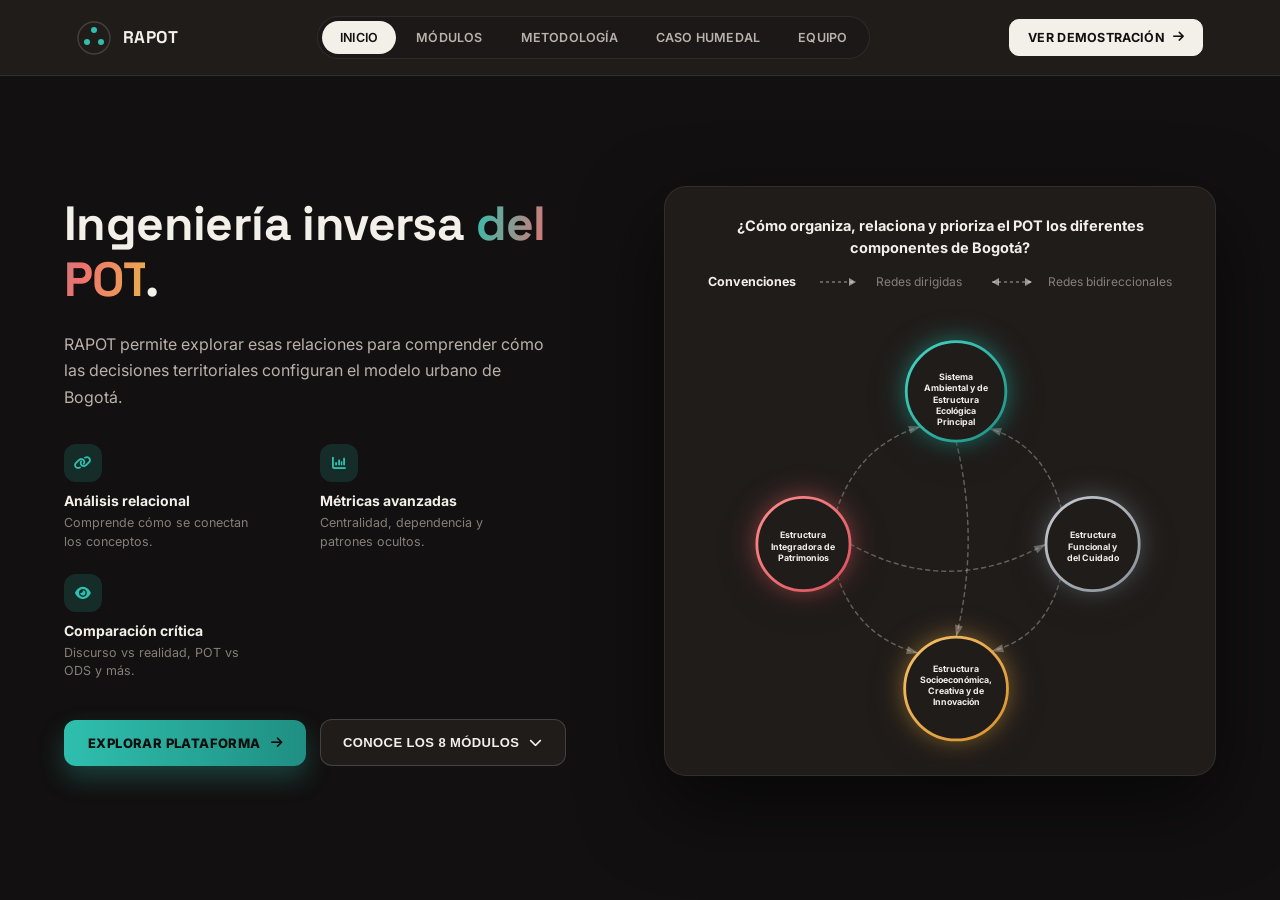
<file: index.html>
<!DOCTYPE html>
<html lang="es">
<head>
<meta charset="UTF-8">
<meta name="viewport" content="width=device-width, initial-scale=1.0">
<title>RAPOT · La ciudad construida por relaciones</title>
<link rel="preconnect" href="https://fonts.googleapis.com">
<link href="https://fonts.googleapis.com/css2?family=Inter:wght@400;500;600;700;800&family=Space+Grotesk:wght@600;700;800&display=swap" rel="stylesheet">
<link rel="stylesheet" href="https://cdnjs.cloudflare.com/ajax/libs/font-awesome/6.4.0/css/all.min.css">
<link rel="stylesheet" href="./style.css">
</head>
<body>

<!-- gradientes artísticos (paleta inspirada en infografía: teal, coral, gris, mostaza) compartidos por el diagrama principal y los popups de red -->
<svg width="0" height="0" style="position:absolute;overflow:hidden" aria-hidden="true">
  <defs>
    <linearGradient id="grad-green" x1="0" y1="0" x2="1" y2="1">
      <stop offset="0%" stop-color="#45d6c5"></stop>
      <stop offset="100%" stop-color="#1f8f82"></stop>
    </linearGradient>
    <linearGradient id="grad-purple" x1="0" y1="0" x2="1" y2="1">
      <stop offset="0%" stop-color="#ff8f8f"></stop>
      <stop offset="100%" stop-color="#d94f5c"></stop>
    </linearGradient>
    <linearGradient id="grad-blue" x1="0" y1="0" x2="1" y2="1">
      <stop offset="0%" stop-color="#c7ccd1"></stop>
      <stop offset="100%" stop-color="#8a9098"></stop>
    </linearGradient>
    <linearGradient id="grad-yellow" x1="0" y1="0" x2="1" y2="1">
      <stop offset="0%" stop-color="#f5c26b"></stop>
      <stop offset="100%" stop-color="#d9902e"></stop>
    </linearGradient>
    <linearGradient id="grad-soporte" x1="0" y1="0" x2="1" y2="1">
      <stop offset="0%" stop-color="#eab04c"></stop>
      <stop offset="100%" stop-color="#ef6f6f"></stop>
    </linearGradient>
    <linearGradient id="grad-resiliencia" x1="0" y1="0" x2="1" y2="1">
      <stop offset="0%" stop-color="#2fbfae"></stop>
      <stop offset="100%" stop-color="#9aa1a8"></stop>
    </linearGradient>
  </defs>
</svg>

<header>
  <nav class="navbar">
    <div class="logo">
      <svg class="icon" viewBox="0 0 34 34" xmlns="http://www.w3.org/2000/svg">
        <circle cx="17" cy="17" r="16" fill="none" stroke="rgba(47,212,200,0.55)" stroke-width="1.4"/>
        <circle cx="17" cy="9"  r="3"></circle>
        <circle cx="10" cy="21" r="3"></circle>
        <circle cx="24" cy="21" r="3"></circle>
      </svg>
      <div class="text">
        <h1>RAPOT</h1>
      </div>
    </div>
    <ul class="menu">
      <li class="active">INICIO</li>
      <li>MÓDULOS</li>
      <li>METODOLOGÍA</li>
      <li>CASO HUMEDAL</li>
      <li>EQUIPO</li>
    </ul>
    <a class="demo" href="./demo.html" target="_blank" rel="noopener noreferrer">VER DEMOSTRACIÓN <i class="fa-solid fa-arrow-right"></i></a>
  </nav>
</header>

<section class="hero">
  <div class="hero-inner">

    <!-- LEFT: copy -->
    <div class="hero-copy">
      <h1>
        Ingeniería inversa <span class="grad">del POT</span>.
      </h1>

      <p class="lead">
        RAPOT permite explorar esas relaciones para comprender cómo las decisiones territoriales configuran el modelo urbano de Bogotá.
      </p>

      <div class="feature-grid">
        <div class="feature">
          <div class="f-icon"><i class="fa-solid fa-link"></i></div>
          <h3>Análisis relacional</h3>
          <p>Comprende cómo se conectan los conceptos.</p>
        </div>
        <div class="feature">
          <div class="f-icon"><i class="fa-solid fa-chart-column"></i></div>
          <h3>Métricas avanzadas</h3>
          <p>Centralidad, dependencia y patrones ocultos.</p>
        </div>
        <div class="feature">
          <div class="f-icon"><i class="fa-solid fa-eye"></i></div>
          <h3>Comparación crítica</h3>
          <p>Discurso vs realidad, POT vs ODS y más.</p>
        </div>
      </div>

      <div class="cta-row">
        <a class="btn-primary" href="./dashboard.html">EXPLORAR PLATAFORMA <i class="fa-solid fa-arrow-right"></i></a>
        <button class="btn-secondary">CONOCE LOS 8 MÓDULOS <i class="fa-solid fa-chevron-down"></i></button>
      </div>
    </div>

    <!-- RIGHT: network diagram -->
    <div class="hero-visual">
     <div class="hero-visual-card">

      <p class="visual-question">¿Cómo organiza, relaciona y prioriza el POT los diferentes componentes de Bogotá?</p>

      <div class="legend">
        <span class="legend-title">Convenciones</span>
        <span class="legend-item">
          <svg class="leg-svg" viewBox="0 0 50 12" width="50" height="12" aria-hidden="true">
            <line x1="2" y1="6" x2="38" y2="6" stroke="rgba(255,255,255,0.4)" stroke-width="1.5" stroke-dasharray="3 3"></line>
            <path d="M38,6 L31,2 L31,10 Z" fill="rgba(255,255,255,0.55)"></path>
          </svg>
          Redes dirigidas
        </span>
        <span class="legend-item">
          <svg class="leg-svg" viewBox="0 0 56 12" width="56" height="12" aria-hidden="true">
            <line x1="8" y1="6" x2="48" y2="6" stroke="rgba(255,255,255,0.4)" stroke-width="1.5" stroke-dasharray="3 3"></line>
            <path d="M8,6 L15,2 L15,10 Z" fill="rgba(255,255,255,0.55)"></path>
            <path d="M48,6 L41,2 L41,10 Z" fill="rgba(255,255,255,0.55)"></path>
          </svg>
          Redes bidireccionales
        </span>
      </div>

      <svg viewBox="0 0 620 560" xmlns="http://www.w3.org/2000/svg" class="network-svg" id="network-svg">

        <!-- relations: each is clickable. Curves fan out from the centre, arrowhead sits in the open gap -->
        <g class="links">

          <!-- EEP (verde) -> ESECI (amarillo) -->
          <g class="link" data-relation="e1" tabindex="0" role="button" aria-label="Relación EEP a ESECI">
            <path class="link-hit" d="M344.7,170.2 Q375,295 345.1,417.8"></path>
            <path class="link-line" d="M344.7,170.2 Q375,295 345.1,417.8"></path>
            <path class="link-arrow" d="M-15,-5 L0,0 L-15,5 Z" transform="translate(345.1,417.8) rotate(103.7)"></path>
          </g>

          <!-- EIP (morado) -> EEP (verde) -->
          <g class="link" data-relation="e2" tabindex="0" role="button" aria-label="Relación EIP a EEP">
            <path class="link-hit" d="M159.2,245.3 Q189.7,158.4 271.4,130.2"></path>
            <path class="link-line" d="M159.2,245.3 Q189.7,158.4 271.4,130.2"></path>
            <path class="link-arrow" d="M-15,-5 L0,0 L-15,5 Z" transform="translate(271.4,130.2) rotate(-19.0)"></path>
          </g>

          <!-- EFC (azul) -> EEP (verde) -->
          <g class="link" data-relation="e3" tabindex="0" role="button" aria-label="Relación EFC a EEP">
            <path class="link-hit" d="M484.3,244.2 Q460.3,158.4 388.1,131.6"></path>
            <path class="link-line" d="M484.3,244.2 Q460.3,158.4 388.1,131.6"></path>
            <path class="link-arrow" d="M-15,-5 L0,0 L-15,5 Z" transform="translate(388.1,131.6) rotate(-159.6)"></path>
          </g>

          <!-- EFC (azul) -> ESECI (amarillo) -->
          <g class="link" data-relation="e4" tabindex="0" role="button" aria-label="Relación EFC a ESECI">
            <path class="link-hit" d="M483.8,355.7 Q460.3,436.6 390.7,459.8"></path>
            <path class="link-line" d="M483.8,355.7 Q460.3,436.6 390.7,459.8"></path>
            <path class="link-arrow" d="M-15,-5 L0,0 L-15,5 Z" transform="translate(390.7,459.8) rotate(161.6)"></path>
          </g>

          <!-- EIP (morado) -> EFC (azul) -->
          <g class="link" data-relation="e5" tabindex="0" role="button" aria-label="Relación EIP a EFC">
            <path class="link-hit" d="M191.3,327.1 Q320,395 448.7,327.1"></path>
            <path class="link-line" d="M191.3,327.1 Q320,395 448.7,327.1"></path>
            <path class="link-arrow" d="M-15,-5 L0,0 L-15,5 Z" transform="translate(448.7,327.1) rotate(-27.8)"></path>
          </g>

          <!-- EIP (morado) -> ESECI (amarillo) -->
          <g class="link" data-relation="e6" tabindex="0" role="button" aria-label="Relación EIP a ESECI">
            <path class="link-hit" d="M159.8,354.5 Q189.7,436.6 268.9,461.1"></path>
            <path class="link-line" d="M159.8,354.5 Q189.7,436.6 268.9,461.1"></path>
            <path class="link-arrow" d="M-15,-5 L0,0 L-15,5 Z" transform="translate(268.9,461.1) rotate(17.2)"></path>
          </g>

        </g>

        <!-- nodes (arrastrables) -->
        <g class="node node-green" data-node="green" transform="translate(330,110)">
          <circle r="62"></circle>
          <text y="-14">Sistema<tspan x="0" dy="14">Ambiental y de</tspan><tspan x="0" dy="14">Estructura</tspan><tspan x="0" dy="14">Ecológica</tspan><tspan x="0" dy="14">Principal</tspan></text>
        </g>

        <g class="node node-purple" data-node="purple" transform="translate(140,300)">
          <circle r="58"></circle>
          <text y="-7">Estructura<tspan x="0" dy="14">Integradora de</tspan><tspan x="0" dy="14">Patrimonios</tspan></text>
        </g>

        <g class="node node-blue" data-node="blue" transform="translate(500,300)">
          <circle r="58"></circle>
          <text y="-7">Estructura<tspan x="0" dy="14">Funcional y</tspan><tspan x="0" dy="14">del Cuidado</tspan></text>
        </g>

        <g class="node node-yellow" data-node="yellow" transform="translate(330,480)">
          <circle r="64"></circle>
          <text y="-21">Estructura<tspan x="0" dy="14">Socioeconómica,</tspan><tspan x="0" dy="14">Creativa y de</tspan><tspan x="0" dy="14">Innovación</tspan></text>
        </g>
      </svg>
     </div>
    </div>

  </div>
</section>

<!-- ============ POPUP: redes por estructura ============ -->
<div id="redes-modal-overlay" class="redes-modal-overlay" hidden>
  <div class="redes-modal" role="dialog" aria-modal="true" aria-labelledby="redes-modal-title">
    <button class="redes-modal-close" type="button" aria-label="Cerrar">✕</button>

    <div class="redes-modal-header">
      <h2 id="redes-modal-title">Estructura</h2>
      <p class="redes-modal-subtitle">Modo Analítico // Nodos = 0</p>
    </div>

    <div class="redes-modal-body">
      <svg class="redes-network-svg" viewBox="0 0 800 600" xmlns="http://www.w3.org/2000/svg">
        <g class="redes-edges"></g>
        <g class="redes-nodes"></g>
      </svg>

      <aside class="redes-side-panel">
        <div class="redes-legend-card">
          <span class="redes-legend-card-title">Leyenda de Capas</span>
          <div class="redes-toggle-row">
            <span>Nodos Principales</span>
            <button class="redes-toggle is-on" type="button" data-toggle="nodes" role="switch" aria-checked="true"><span class="redes-toggle-knob"></span></button>
          </div>
          <div class="redes-toggle-row">
            <span>Conexiones Activas</span>
            <button class="redes-toggle is-on" type="button" data-toggle="edges" role="switch" aria-checked="true"><span class="redes-toggle-knob"></span></button>
          </div>
        </div>

        <div class="redes-conventions-card">
          <span class="redes-legend-card-title">Convenciones</span>
          <div class="redes-convention-item"><span class="redes-swatch redes-swatch-directa"></span>Directa</div>
          <div class="redes-convention-item"><span class="redes-swatch redes-swatch-indirecta"></span>Indirecta</div>
          <div class="redes-convention-item"><span class="redes-swatch redes-swatch-soporte"></span>Soporte</div>
          <div class="redes-convention-item"><span class="redes-swatch redes-swatch-resiliencia"></span>Resiliencia</div>
        </div>
      </aside>
    </div>
  </div>
</div>

<script src="./scripts.js" defer></script>
</body>
</html>
</file>
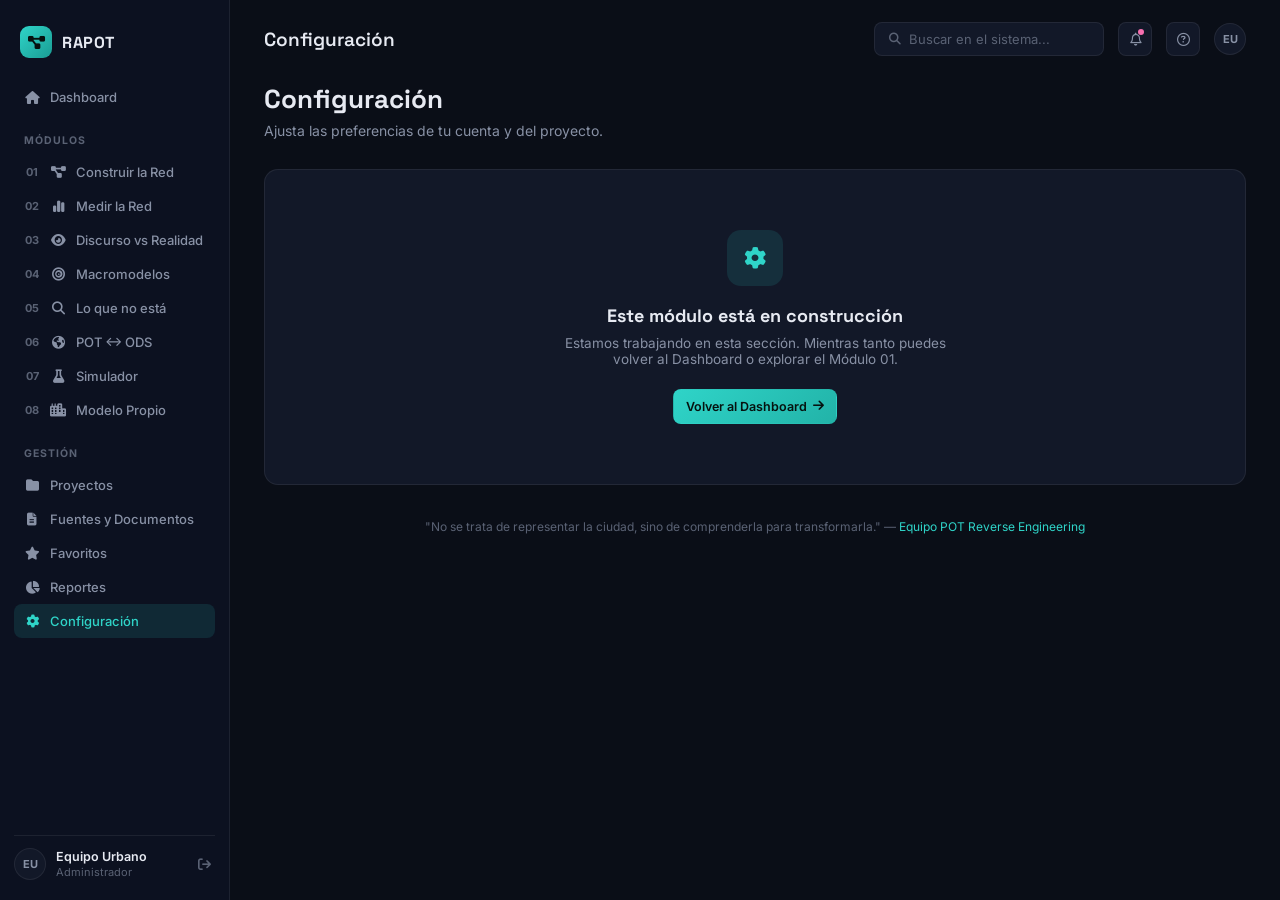
<file: configuracion.html>
<!DOCTYPE html>
<html lang="es">
<head>
<meta charset="UTF-8">
<meta name="viewport" content="width=device-width, initial-scale=1.0">
<title>RAPOT · Configuración</title>
<link rel="preconnect" href="https://fonts.googleapis.com">
<link href="https://fonts.googleapis.com/css2?family=Inter:wght@400;500;600;700;800&family=Space+Grotesk:wght@500;600;700&display=swap" rel="stylesheet">
<link rel="stylesheet" href="https://cdnjs.cloudflare.com/ajax/libs/font-awesome/6.4.0/css/all.min.css">
<link rel="stylesheet" href="configuracion.css">
</head>
<body>
<div class="app">

  <aside class="sidebar">
    <div class="brand">
      <div class="mark"><i class="fa-solid fa-diagram-project"></i></div>
      <span>RAPOT</span>
    </div>

    <div class="nav-group">
      <a href="dashboard.html" class="nav-item "><i class="fa-solid fa-house"></i> Dashboard</a>
    </div>

    <div class="nav-group">
      <div class="nav-label">MÓDULOS</div>
      <a href="modulo-01.html" class="nav-item "><span class="num">01</span><i class="fa-solid fa-diagram-project"></i> Construir la Red</a>
      <a href="modulo-02.html" class="nav-item "><span class="num">02</span><i class="fa-solid fa-chart-simple"></i> Medir la Red</a>
      <a href="modulo-03.html" class="nav-item "><span class="num">03</span><i class="fa-solid fa-eye"></i> Discurso vs Realidad</a>
      <a href="modulo-04.html" class="nav-item "><span class="num">04</span><i class="fa-solid fa-bullseye"></i> Macromodelos</a>
      <a href="modulo-05.html" class="nav-item "><span class="num">05</span><i class="fa-solid fa-magnifying-glass"></i> Lo que no está</a>
      <a href="modulo-06.html" class="nav-item "><span class="num">06</span><i class="fa-solid fa-earth-americas"></i> POT ↔ ODS</a>
      <a href="modulo-07.html" class="nav-item "><span class="num">07</span><i class="fa-solid fa-flask"></i> Simulador</a>
      <a href="modulo-08.html" class="nav-item "><span class="num">08</span><i class="fa-solid fa-city"></i> Modelo Propio</a>
    </div>

    <div class="nav-group">
      <div class="nav-label">GESTIÓN</div>
      <a href="proyectos.html" class="nav-item "><i class="fa-solid fa-folder"></i> Proyectos</a>
      <a href="fuentes.html" class="nav-item "><i class="fa-solid fa-file-lines"></i> Fuentes y Documentos</a>
      <a href="favoritos.html" class="nav-item "><i class="fa-solid fa-star"></i> Favoritos</a>
      <a href="reportes.html" class="nav-item "><i class="fa-solid fa-chart-pie"></i> Reportes</a>
      <a href="configuracion.html" class="nav-item active"><i class="fa-solid fa-gear"></i> Configuración</a>
    </div>

    <div class="sidebar-footer">
      <div class="avatar-sm">EU</div>
      <div class="user-meta">
        <div class="name">Equipo Urbano</div>
        <div class="role">Administrador</div>
      </div>
      <a href="demo.html" class="logout-btn" title="Cerrar sesión"><i class="fa-solid fa-arrow-right-from-bracket"></i></a>
    </div>
  </aside>

  <!-- MAIN -->
  <main class="main">

    <div class="topbar">
      <h1>Configuración</h1>
      <div class="topbar-actions">
        <div class="search-box"><i class="fa-solid fa-magnifying-glass"></i> Buscar en el sistema...</div>
        <div class="icon-btn"><i class="fa-regular fa-bell"></i><span class="dot"></span></div>
        <div class="icon-btn"><i class="fa-regular fa-circle-question"></i></div>
        <div class="avatar-sm">EU</div>
      </div>
    </div>

    <div class="welcome">
      <h2>Configuración</h2>
      <p>Ajusta las preferencias de tu cuenta y del proyecto.</p>
    </div>

    <div class="panel" style="text-align:center; padding:60px 30px;">
      <div style="width:56px;height:56px;border-radius:14px;background:rgba(47,212,200,0.12);color:var(--teal);
                  display:flex;align-items:center;justify-content:center;font-size:22px;margin:0 auto 18px;">
        <i class="fa-solid fa-gear"></i>
      </div>
      <h3 style="font-family:'Space Grotesk',sans-serif;font-size:18px;font-weight:700;margin-bottom:8px;">
        Este módulo está en construcción
      </h3>
      <p style="color:var(--text-dim);font-size:13.5px;max-width:420px;margin:0 auto 22px;">
        Estamos trabajando en esta sección. Mientras tanto puedes volver al Dashboard o explorar el Módulo 01.
      </p>
      <a href="dashboard.html" class="module-btn primary" style="display:inline-flex;max-width:200px;margin:0 auto;">
        Volver al Dashboard <i class="fa-solid fa-arrow-right"></i>
      </a>
    </div>

    <footer>
      "No se trata de representar la ciudad, sino de comprenderla para transformarla." — <span>Equipo POT Reverse Engineering</span>
    </footer>

  </main>
</div>
</body>
</html>
</file>
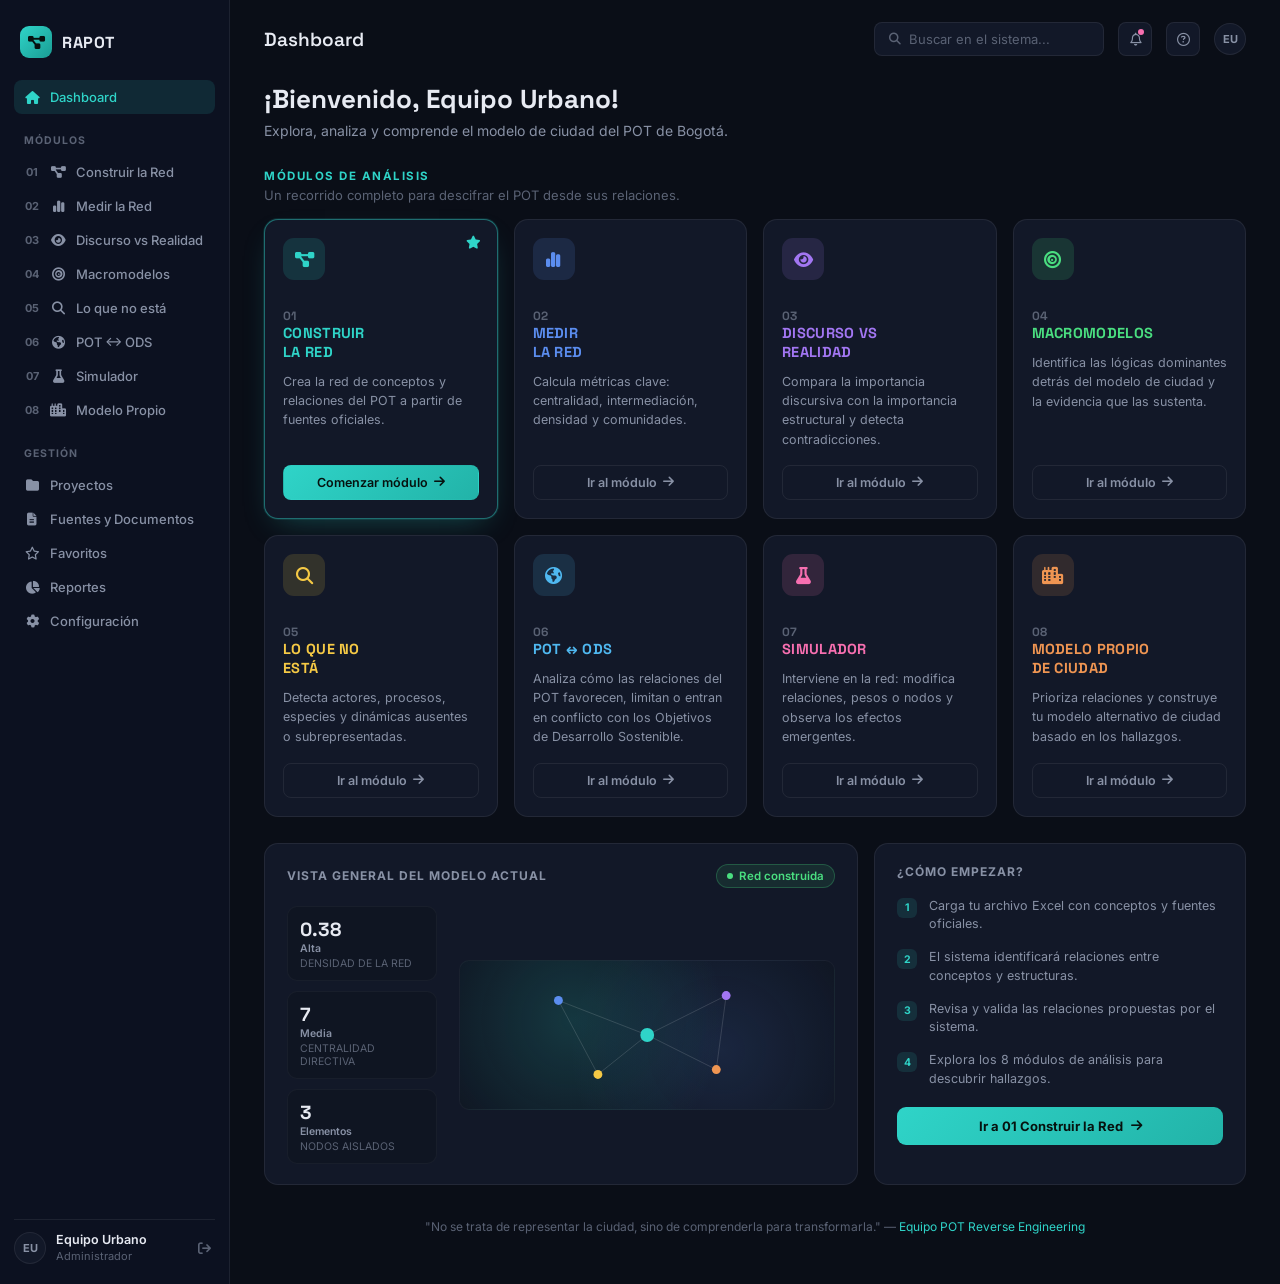
<file: dashboard.html>
<!DOCTYPE html>
<html lang="es">
<head>
<meta charset="UTF-8">
<meta name="viewport" content="width=device-width, initial-scale=1.0">
<title>RAPOT · Dashboard</title>
<link rel="preconnect" href="https://fonts.googleapis.com">
<link href="https://fonts.googleapis.com/css2?family=Inter:wght@400;500;600;700;800&family=Space+Grotesk:wght@500;600;700&display=swap" rel="stylesheet">
<link rel="stylesheet" href="https://cdnjs.cloudflare.com/ajax/libs/font-awesome/6.4.0/css/all.min.css">
<link rel="stylesheet" href="dashboard.css">

</head>
<body>
<div class="app">

  <!-- SIDEBAR -->
  <aside class="sidebar">
    <div class="brand">
      <div class="mark"><i class="fa-solid fa-diagram-project"></i></div>
      <span>RAPOT</span>
    </div>

    <div class="nav-group">
      <a href="dashboard.html" class="nav-item active"><i class="fa-solid fa-house"></i> Dashboard</a>
    </div>

    <div class="nav-group">
      <div class="nav-label">MÓDULOS</div>
      <a href="modulo-01.html" class="nav-item"><span class="num">01</span><i class="fa-solid fa-diagram-project"></i> Construir la Red</a>
      <a href="modulo-02.html" class="nav-item"><span class="num">02</span><i class="fa-solid fa-chart-simple"></i> Medir la Red</a>
      <a href="modulo-03.html" class="nav-item"><span class="num">03</span><i class="fa-solid fa-eye"></i> Discurso vs Realidad</a>
      <a href="modulo-04.html" class="nav-item"><span class="num">04</span><i class="fa-solid fa-bullseye"></i> Macromodelos</a>
      <a href="modulo-05.html" class="nav-item"><span class="num">05</span><i class="fa-solid fa-magnifying-glass"></i> Lo que no está</a>
      <a href="modulo-06.html" class="nav-item"><span class="num">06</span><i class="fa-solid fa-earth-americas"></i> POT ↔ ODS</a>
      <a href="modulo-07.html" class="nav-item"><span class="num">07</span><i class="fa-solid fa-flask"></i> Simulador</a>
      <a href="modulo-08.html" class="nav-item"><span class="num">08</span><i class="fa-solid fa-city"></i> Modelo Propio</a>
    </div>

    <div class="nav-group">
      <div class="nav-label">GESTIÓN</div>
      <a href="proyectos.html" class="nav-item"><i class="fa-solid fa-folder"></i> Proyectos</a>
      <a href="fuentes.html" class="nav-item"><i class="fa-solid fa-file-lines"></i> Fuentes y Documentos</a>
      <a href="favoritos.html" class="nav-item"><i class="fa-regular fa-star"></i> Favoritos</a>
      <a href="reportes.html" class="nav-item"><i class="fa-solid fa-chart-pie"></i> Reportes</a>
      <a href="configuracion.html" class="nav-item"><i class="fa-solid fa-gear"></i> Configuración</a>
    </div>

    <div class="sidebar-footer">
      <div class="avatar-sm">EU</div>
      <div class="user-meta">
        <div class="name">Equipo Urbano</div>
        <div class="role">Administrador</div>
      </div>
      <a href="demo.html" class="logout-btn" title="Cerrar sesión"><i class="fa-solid fa-arrow-right-from-bracket"></i></a>
    </div>
  </aside>

  <!-- MAIN -->
  <main class="main">

    <div class="topbar">
      <h1>Dashboard</h1>
      <div class="topbar-actions">
        <div class="search-box"><i class="fa-solid fa-magnifying-glass"></i> Buscar en el sistema...</div>
        <div class="icon-btn"><i class="fa-regular fa-bell"></i><span class="dot"></span></div>
        <div class="icon-btn"><i class="fa-regular fa-circle-question"></i></div>
        <div class="avatar-sm">EU</div>
      </div>
    </div>

    <div class="welcome">
      <h2>¡Bienvenido, Equipo Urbano!</h2>
      <p>Explora, analiza y comprende el modelo de ciudad del POT de Bogotá.</p>
    </div>

    <div class="section-head">
      <div class="eyebrow">MÓDULOS DE ANÁLISIS</div>
      <div class="desc">Un recorrido completo para descifrar el POT desde sus relaciones.</div>
    </div>

    <div class="modules-grid">

      <div class="module-card featured theme-teal">
        <i class="fa-solid fa-star star"></i>
        <div class="module-top">
          <div class="module-icon"><i class="fa-solid fa-diagram-project"></i></div>
        </div>
        <div class="module-num">01</div>
        <h3>CONSTRUIR<br>LA RED</h3>
        <p>Crea la red de conceptos y relaciones del POT a partir de fuentes oficiales.</p>
        <a href="modulo-01.html" class="module-btn primary">Comenzar módulo <i class="fa-solid fa-arrow-right"></i></a>
      </div>

      <div class="module-card theme-blue">
        <div class="module-top">
          <div class="module-icon"><i class="fa-solid fa-chart-simple"></i></div>
        </div>
        <div class="module-num">02</div>
        <h3>MEDIR<br>LA RED</h3>
        <p>Calcula métricas clave: centralidad, intermediación, densidad y comunidades.</p>
        <a href="modulo-02.html" class="module-btn">Ir al módulo <i class="fa-solid fa-arrow-right"></i></a>
      </div>

      <div class="module-card theme-purple">
        <div class="module-top">
          <div class="module-icon"><i class="fa-solid fa-eye"></i></div>
        </div>
        <div class="module-num">03</div>
        <h3>DISCURSO VS<br>REALIDAD</h3>
        <p>Compara la importancia discursiva con la importancia estructural y detecta contradicciones.</p>
        <a href="modulo-03.html" class="module-btn">Ir al módulo <i class="fa-solid fa-arrow-right"></i></a>
      </div>

      <div class="module-card theme-green">
        <div class="module-top">
          <div class="module-icon"><i class="fa-solid fa-bullseye"></i></div>
        </div>
        <div class="module-num">04</div>
        <h3>MACRO&shy;MODELOS</h3>
        <p>Identifica las lógicas dominantes detrás del modelo de ciudad y la evidencia que las sustenta.</p>
        <a href="modulo-04.html" class="module-btn">Ir al módulo <i class="fa-solid fa-arrow-right"></i></a>
      </div>

      <div class="module-card theme-yellow">
        <div class="module-top">
          <div class="module-icon"><i class="fa-solid fa-magnifying-glass"></i></div>
        </div>
        <div class="module-num">05</div>
        <h3>LO QUE NO<br>ESTÁ</h3>
        <p>Detecta actores, procesos, especies y dinámicas ausentes o subrepresentadas.</p>
        <a href="modulo-05.html" class="module-btn">Ir al módulo <i class="fa-solid fa-arrow-right"></i></a>
      </div>

      <div class="module-card theme-skyblue">
        <div class="module-top">
          <div class="module-icon"><i class="fa-solid fa-earth-americas"></i></div>
        </div>
        <div class="module-num">06</div>
        <h3>POT ↔ ODS</h3>
        <p>Analiza cómo las relaciones del POT favorecen, limitan o entran en conflicto con los Objetivos de Desarrollo Sostenible.</p>
        <a href="modulo-06.html" class="module-btn">Ir al módulo <i class="fa-solid fa-arrow-right"></i></a>
      </div>

      <div class="module-card theme-pink">
        <div class="module-top">
          <div class="module-icon"><i class="fa-solid fa-flask"></i></div>
        </div>
        <div class="module-num">07</div>
        <h3>SIMULADOR</h3>
        <p>Interviene en la red: modifica relaciones, pesos o nodos y observa los efectos emergentes.</p>
        <a href="modulo-07.html" class="module-btn">Ir al módulo <i class="fa-solid fa-arrow-right"></i></a>
      </div>

      <div class="module-card theme-orange">
        <div class="module-top">
          <div class="module-icon"><i class="fa-solid fa-city"></i></div>
        </div>
        <div class="module-num">08</div>
        <h3>MODELO PROPIO<br>DE CIUDAD</h3>
        <p>Prioriza relaciones y construye tu modelo alternativo de ciudad basado en los hallazgos.</p>
        <a href="modulo-08.html" class="module-btn">Ir al módulo <i class="fa-solid fa-arrow-right"></i></a>
      </div>

    </div>

    <div class="bottom-row">

      <div class="panel">
        <div class="panel-head">
          <h4>VISTA GENERAL DEL MODELO ACTUAL</h4>
          <div class="status-pill"><span class="dot"></span> Red construida</div>
        </div>
        <div class="model-overview">
          <div class="stat-list">
            <div class="stat-box">
              <div class="val">0.38</div>
              <div class="tag">Alta</div>
              <div class="lbl">DENSIDAD DE LA RED</div>
            </div>
            <div class="stat-box">
              <div class="val">7</div>
              <div class="tag">Media</div>
              <div class="lbl">CENTRALIDAD DIRECTIVA</div>
            </div>
            <div class="stat-box">
              <div class="val">3</div>
              <div class="tag">Elementos</div>
              <div class="lbl">NODOS AISLADOS</div>
            </div>
          </div>
          <div class="graph-visual">
            <svg viewBox="0 0 300 150" xmlns="http://www.w3.org/2000/svg">
              <g stroke="rgba(255,255,255,0.14)" stroke-width="1">
                <line x1="60" y1="40" x2="150" y2="75"/>
                <line x1="150" y1="75" x2="230" y2="35"/>
                <line x1="150" y1="75" x2="100" y2="115"/>
                <line x1="150" y1="75" x2="220" y2="110"/>
                <line x1="60" y1="40" x2="100" y2="115"/>
                <line x1="230" y1="35" x2="220" y2="110"/>
              </g>
              <circle cx="150" cy="75" r="7" fill="#2fd4c8"/>
              <circle cx="60" cy="40" r="4.5" fill="#5b8def"/>
              <circle cx="230" cy="35" r="4.5" fill="#a276f2"/>
              <circle cx="100" cy="115" r="4.5" fill="#f5c945"/>
              <circle cx="220" cy="110" r="4.5" fill="#ef9552"/>
            </svg>
          </div>
        </div>
      </div>

      <div class="panel">
        <div class="panel-head"><h4>¿CÓMO EMPEZAR?</h4></div>
        <div class="steps-list">
          <div class="step">
            <div class="snum">1</div>
            <p>Carga tu archivo Excel con conceptos y fuentes oficiales.</p>
          </div>
          <div class="step">
            <div class="snum">2</div>
            <p>El sistema identificará relaciones entre conceptos y estructuras.</p>
          </div>
          <div class="step">
            <div class="snum">3</div>
            <p>Revisa y valida las relaciones propuestas por el sistema.</p>
          </div>
          <div class="step">
            <div class="snum">4</div>
            <p>Explora los 8 módulos de análisis para descubrir hallazgos.</p>
          </div>
        </div>
        <a href="modulo-01.html" class="cta-btn">Ir a 01 Construir la Red <i class="fa-solid fa-arrow-right"></i></a>
      </div>

    </div>

    <footer>
      "No se trata de representar la ciudad, sino de comprenderla para transformarla." — <span>Equipo POT Reverse Engineering</span>
    </footer>

  </main>
</div>
</body>
</html>
</file>
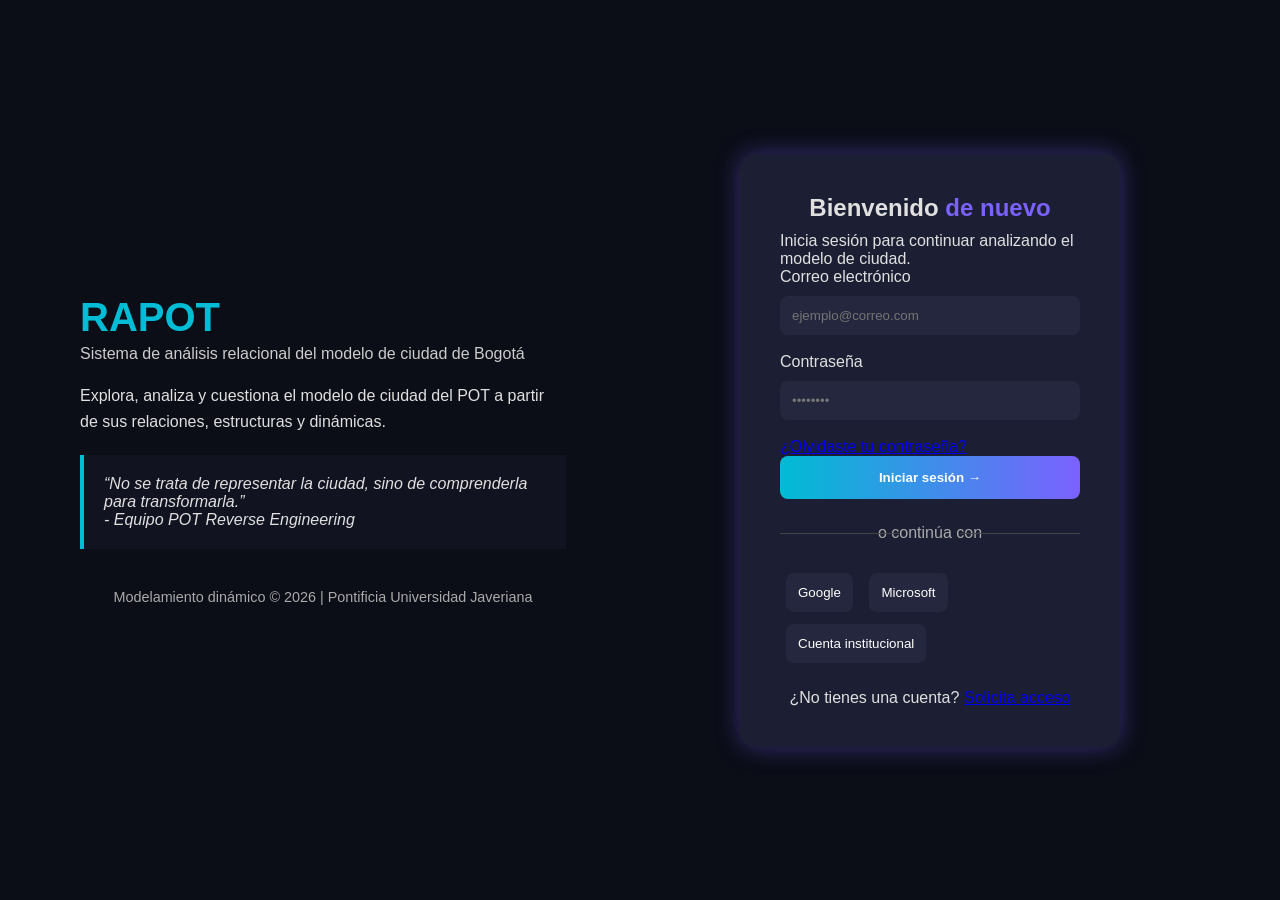
<file: demo.html>
<!DOCTYPE html>
<html lang="es">
<head>
  <meta charset="UTF-8">
  <title>RAPOT - Demostración</title>
  <!-- Aquí enlazamos el CSS -->
  <link rel="stylesheet" href="style.css">
<link rel="stylesheet" href="demo.css">
</head>
<body>
  <div class="container">
    <div class="left">
      <div class="logo">
        <h1>RAPOT</h1>
        <p>Sistema de análisis relacional del modelo de ciudad de Bogotá</p>
      </div>

      <p class="description">
        Explora, analiza y cuestiona el modelo de ciudad del POT a partir de sus relaciones, estructuras y dinámicas.
      </p>

      <div class="quote">
        <p>“No se trata de representar la ciudad, sino de comprenderla para transformarla.”</p>
        <span>- Equipo POT Reverse Engineering</span>
      </div>

     <footer>
  <p>Modelamiento dinámico © 2026 | Pontificia Universidad Javeriana</p>
</footer>

    </div>

    <div class="right">
      <div class="login-box">
        <h2>Bienvenido <span class="accent">de nuevo</span></h2>
        <p>Inicia sesión para continuar analizando el modelo de ciudad.</p>

        <form id="loginForm">
          <label for="email">Correo electrónico</label>
          <input type="email" id="email" placeholder="ejemplo@correo.com">

          <label for="password">Contraseña</label>
          <input type="password" id="password" placeholder="••••••••">

          <a href="#" class="forgot">¿Olvidaste tu contraseña?</a>
          <button type="submit" class="btn">Iniciar sesión →</button>
        </form>

        <div class="divider">o continúa con</div>
        <div class="social-login">
          <button class="google">Google</button>
          <button class="microsoft">Microsoft</button>
          <button class="institutional">Cuenta institucional</button>
        </div>

        <p class="register">¿No tienes una cuenta? <a href="#">Solicita acceso</a></p>
      </div>
    </div>
  </div>

<script>
  document.getElementById("loginForm").addEventListener("submit", function(e) {
    e.preventDefault();
    const email = document.getElementById("email").value.trim();
    const password = document.getElementById("password").value.trim();

    if (!email || !password) {
      alert("Por favor, completa todos los campos antes de continuar.");
    } else {
      // Aquí va la redirección a la tercera pantalla
      window.location.href = "dashboard.html";
    }
  });
</script>
</body>
</html>

  <link rel="stylesheet" href="style.css">
<link rel="stylesheet" href="demo.css">

</body>
</html>
</file>
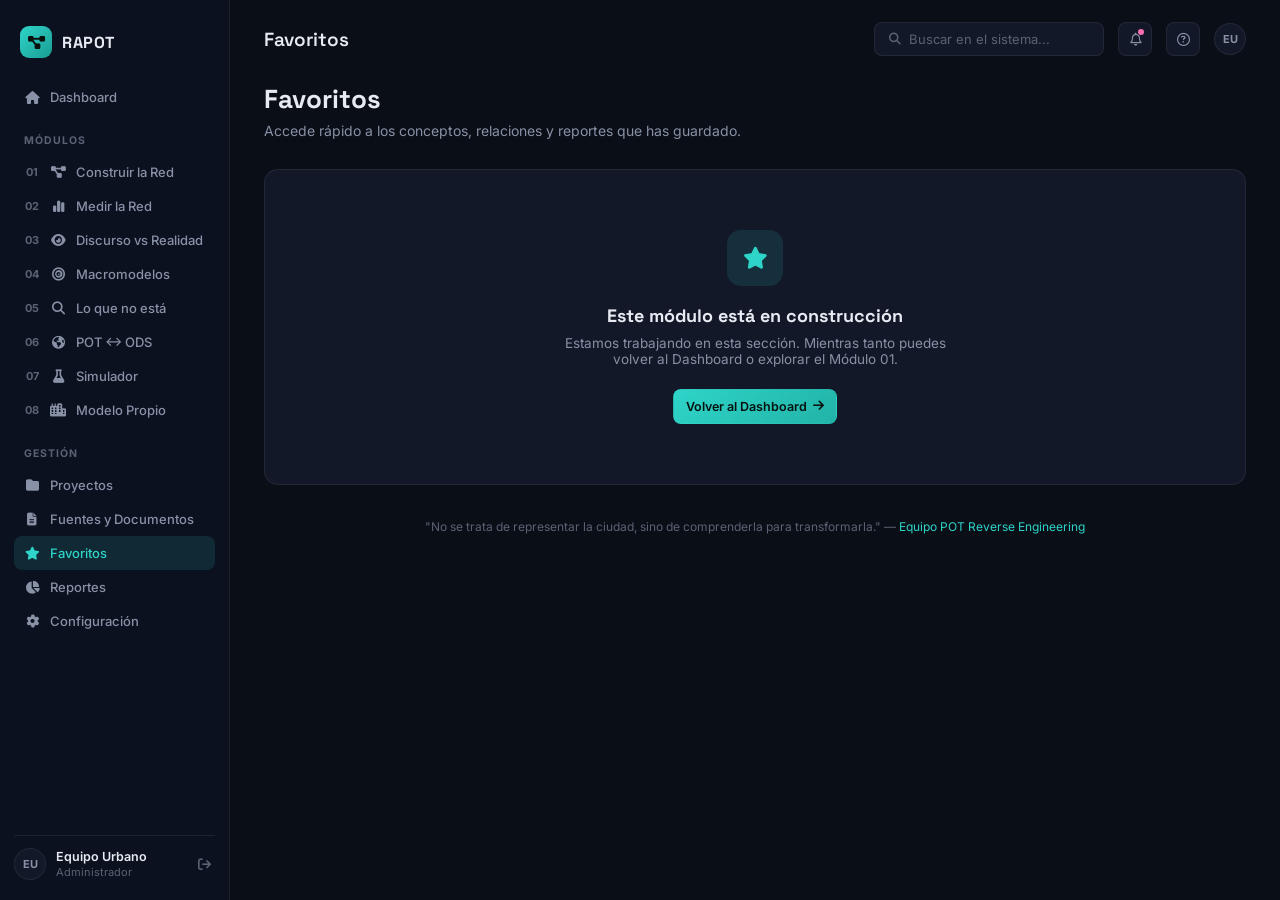
<file: favoritos.html>
<!DOCTYPE html>
<html lang="es">
<head>
<meta charset="UTF-8">
<meta name="viewport" content="width=device-width, initial-scale=1.0">
<title>RAPOT · Favoritos</title>
<link rel="preconnect" href="https://fonts.googleapis.com">
<link href="https://fonts.googleapis.com/css2?family=Inter:wght@400;500;600;700;800&family=Space+Grotesk:wght@500;600;700&display=swap" rel="stylesheet">
<link rel="stylesheet" href="https://cdnjs.cloudflare.com/ajax/libs/font-awesome/6.4.0/css/all.min.css">
<link rel="stylesheet" href="favoritos.css">
</head>
<body>
<div class="app">

  <aside class="sidebar">
    <div class="brand">
      <div class="mark"><i class="fa-solid fa-diagram-project"></i></div>
      <span>RAPOT</span>
    </div>

    <div class="nav-group">
      <a href="dashboard.html" class="nav-item "><i class="fa-solid fa-house"></i> Dashboard</a>
    </div>

    <div class="nav-group">
      <div class="nav-label">MÓDULOS</div>
      <a href="modulo-01.html" class="nav-item "><span class="num">01</span><i class="fa-solid fa-diagram-project"></i> Construir la Red</a>
      <a href="modulo-02.html" class="nav-item "><span class="num">02</span><i class="fa-solid fa-chart-simple"></i> Medir la Red</a>
      <a href="modulo-03.html" class="nav-item "><span class="num">03</span><i class="fa-solid fa-eye"></i> Discurso vs Realidad</a>
      <a href="modulo-04.html" class="nav-item "><span class="num">04</span><i class="fa-solid fa-bullseye"></i> Macromodelos</a>
      <a href="modulo-05.html" class="nav-item "><span class="num">05</span><i class="fa-solid fa-magnifying-glass"></i> Lo que no está</a>
      <a href="modulo-06.html" class="nav-item "><span class="num">06</span><i class="fa-solid fa-earth-americas"></i> POT ↔ ODS</a>
      <a href="modulo-07.html" class="nav-item "><span class="num">07</span><i class="fa-solid fa-flask"></i> Simulador</a>
      <a href="modulo-08.html" class="nav-item "><span class="num">08</span><i class="fa-solid fa-city"></i> Modelo Propio</a>
    </div>

    <div class="nav-group">
      <div class="nav-label">GESTIÓN</div>
      <a href="proyectos.html" class="nav-item "><i class="fa-solid fa-folder"></i> Proyectos</a>
      <a href="fuentes.html" class="nav-item "><i class="fa-solid fa-file-lines"></i> Fuentes y Documentos</a>
      <a href="favoritos.html" class="nav-item active"><i class="fa-solid fa-star"></i> Favoritos</a>
      <a href="reportes.html" class="nav-item "><i class="fa-solid fa-chart-pie"></i> Reportes</a>
      <a href="configuracion.html" class="nav-item "><i class="fa-solid fa-gear"></i> Configuración</a>
    </div>

    <div class="sidebar-footer">
      <div class="avatar-sm">EU</div>
      <div class="user-meta">
        <div class="name">Equipo Urbano</div>
        <div class="role">Administrador</div>
      </div>
      <a href="demo.html" class="logout-btn" title="Cerrar sesión"><i class="fa-solid fa-arrow-right-from-bracket"></i></a>
    </div>
  </aside>

  <!-- MAIN -->
  <main class="main">

    <div class="topbar">
      <h1>Favoritos</h1>
      <div class="topbar-actions">
        <div class="search-box"><i class="fa-solid fa-magnifying-glass"></i> Buscar en el sistema...</div>
        <div class="icon-btn"><i class="fa-regular fa-bell"></i><span class="dot"></span></div>
        <div class="icon-btn"><i class="fa-regular fa-circle-question"></i></div>
        <div class="avatar-sm">EU</div>
      </div>
    </div>

    <div class="welcome">
      <h2>Favoritos</h2>
      <p>Accede rápido a los conceptos, relaciones y reportes que has guardado.</p>
    </div>

    <div class="panel" style="text-align:center; padding:60px 30px;">
      <div style="width:56px;height:56px;border-radius:14px;background:rgba(47,212,200,0.12);color:var(--teal);
                  display:flex;align-items:center;justify-content:center;font-size:22px;margin:0 auto 18px;">
        <i class="fa-solid fa-star"></i>
      </div>
      <h3 style="font-family:'Space Grotesk',sans-serif;font-size:18px;font-weight:700;margin-bottom:8px;">
        Este módulo está en construcción
      </h3>
      <p style="color:var(--text-dim);font-size:13.5px;max-width:420px;margin:0 auto 22px;">
        Estamos trabajando en esta sección. Mientras tanto puedes volver al Dashboard o explorar el Módulo 01.
      </p>
      <a href="dashboard.html" class="module-btn primary" style="display:inline-flex;max-width:200px;margin:0 auto;">
        Volver al Dashboard <i class="fa-solid fa-arrow-right"></i>
      </a>
    </div>

    <footer>
      "No se trata de representar la ciudad, sino de comprenderla para transformarla." — <span>Equipo POT Reverse Engineering</span>
    </footer>

  </main>
</div>
</body>
</html>
</file>
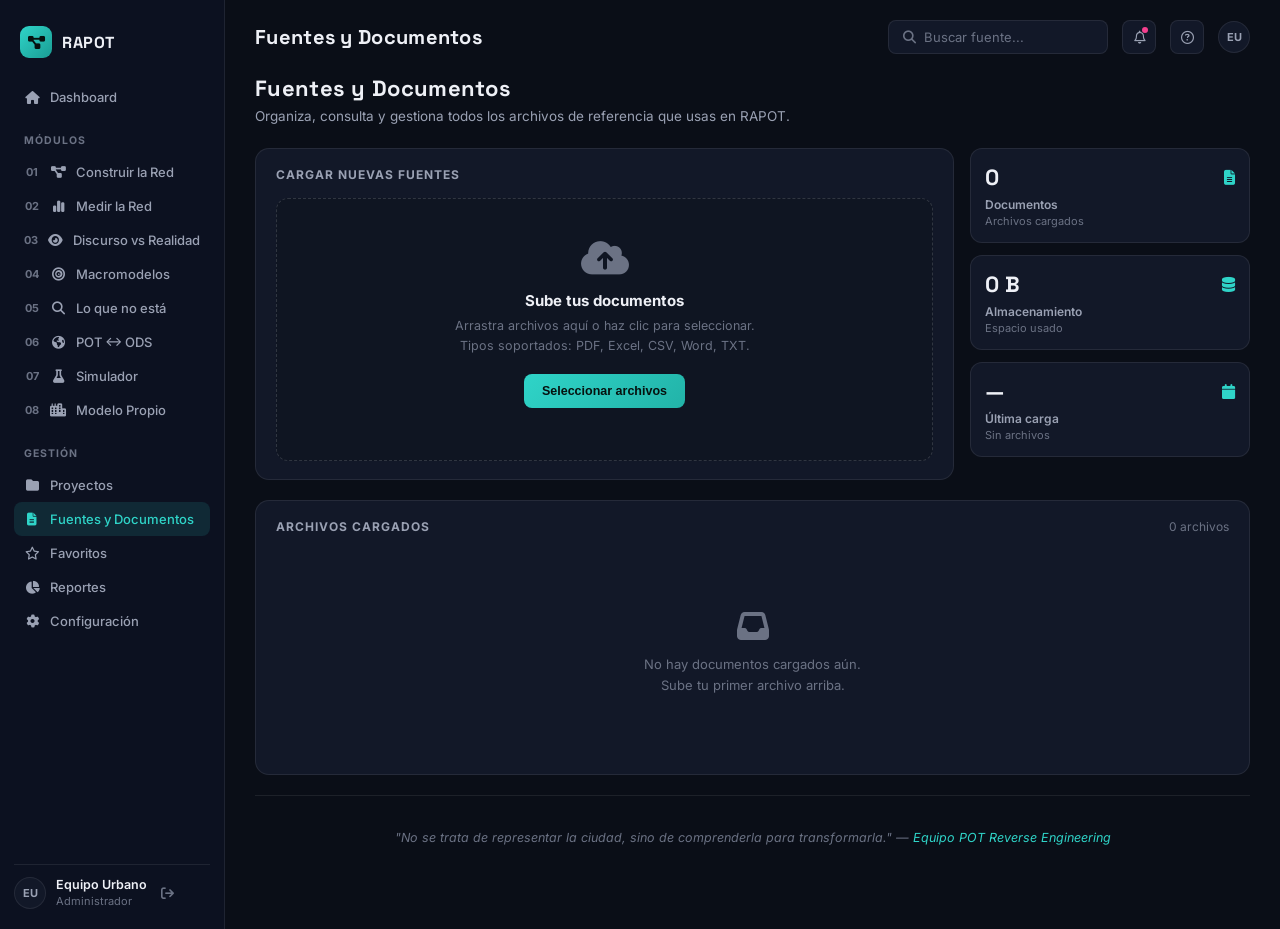
<file: fuentes.html>
<!DOCTYPE html>
<html lang="es">
<head>
<meta charset="UTF-8">
<meta name="viewport" content="width=device-width, initial-scale=1.0">
<title>RAPOT · Fuentes y Documentos</title>
<link rel="preconnect" href="https://fonts.googleapis.com">
<link href="https://fonts.googleapis.com/css2?family=Inter:wght@400;500;600;700;800&family=Space+Grotesk:wght@500;600;700&display=swap" rel="stylesheet">
<link rel="stylesheet" href="https://cdnjs.cloudflare.com/ajax/libs/font-awesome/6.4.0/css/all.min.css">
<link rel="stylesheet" href="fuentes.css">
</head>
<body>
<div class="app">

  <aside class="sidebar">
    <div class="brand">
      <div class="mark"><i class="fa-solid fa-diagram-project"></i></div>
      <span>RAPOT</span>
    </div>

    <div class="nav-group">
      <a href="dashboard.html" class="nav-item"><i class="fa-solid fa-house"></i> Dashboard</a>
    </div>

    <div class="nav-group">
      <div class="nav-label">MÓDULOS</div>
      <a href="modulo-01.html" class="nav-item"><span class="num">01</span><i class="fa-solid fa-diagram-project"></i> Construir la Red</a>
      <a href="modulo-02.html" class="nav-item"><span class="num">02</span><i class="fa-solid fa-chart-simple"></i> Medir la Red</a>
      <a href="modulo-03.html" class="nav-item"><span class="num">03</span><i class="fa-solid fa-eye"></i> Discurso vs Realidad</a>
      <a href="modulo-04.html" class="nav-item"><span class="num">04</span><i class="fa-solid fa-bullseye"></i> Macromodelos</a>
      <a href="modulo-05.html" class="nav-item"><span class="num">05</span><i class="fa-solid fa-magnifying-glass"></i> Lo que no está</a>
      <a href="modulo-06.html" class="nav-item"><span class="num">06</span><i class="fa-solid fa-earth-americas"></i> POT ↔ ODS</a>
      <a href="modulo-07.html" class="nav-item"><span class="num">07</span><i class="fa-solid fa-flask"></i> Simulador</a>
      <a href="modulo-08.html" class="nav-item"><span class="num">08</span><i class="fa-solid fa-city"></i> Modelo Propio</a>
    </div>

    <div class="nav-group">
      <div class="nav-label">GESTIÓN</div>
      <a href="proyectos.html" class="nav-item"><i class="fa-solid fa-folder"></i> Proyectos</a>
      <a href="fuentes.html" class="nav-item active"><i class="fa-solid fa-file-lines"></i> Fuentes y Documentos</a>
      <a href="favoritos.html" class="nav-item"><i class="fa-regular fa-star"></i> Favoritos</a>
      <a href="reportes.html" class="nav-item"><i class="fa-solid fa-chart-pie"></i> Reportes</a>
      <a href="configuracion.html" class="nav-item"><i class="fa-solid fa-gear"></i> Configuración</a>
    </div>

    <div class="sidebar-footer">
      <div class="avatar-sm">EU</div>
      <div class="user-meta">
        <div class="name">Equipo Urbano</div>
        <div class="role">Administrador</div>
      </div>
      <a href="demo.html" class="logout-btn" title="Cerrar sesión"><i class="fa-solid fa-arrow-right-from-bracket"></i></a>
    </div>
  </aside>

  <main class="main">

    <div class="topbar">
      <h1>Fuentes y Documentos</h1>
      <div class="topbar-actions">
        <div class="search-box"><i class="fa-solid fa-magnifying-glass"></i> Buscar fuente...</div>
        <div class="icon-btn"><i class="fa-regular fa-bell"></i><span class="dot"></span></div>
        <div class="icon-btn"><i class="fa-regular fa-circle-question"></i></div>
        <div class="avatar-sm">EU</div>
      </div>
    </div>

    <div class="welcome">
      <h2>Fuentes y Documentos</h2>
      <p>Organiza, consulta y gestiona todos los archivos de referencia que usas en RAPOT.</p>
    </div>

    <div class="content-grid">

      <!-- Upload Zone -->
      <div class="panel upload-panel">
        <div class="panel-head"><h4>CARGAR NUEVAS FUENTES</h4></div>
        <div class="upload-zone" id="uploadZone">
          <input type="file" id="fileInput" multiple accept=".pdf,.xlsx,.xls,.csv,.docx,.txt" hidden>
          <i class="fa-solid fa-cloud-arrow-up upload-icon"></i>
          <h3>Sube tus documentos</h3>
          <p>Arrastra archivos aquí o haz clic para seleccionar.<br>
          Tipos soportados: PDF, Excel, CSV, Word, TXT.</p>
          <button class="btn-primary-sm" id="browseBtn">Seleccionar archivos</button>
          <span class="upload-status" id="uploadStatus"></span>
        </div>
      </div>

      <!-- Stats -->
      <div class="stats-col">
        <div class="stat-card">
          <div class="stat-top">
            <span class="stat-val" id="totalFiles">0</span>
            <i class="fa-solid fa-file-lines stat-icon"></i>
          </div>
          <div class="stat-lbl">Documentos</div>
          <div class="stat-sub">Archivos cargados</div>
        </div>

        <div class="stat-card">
          <div class="stat-top">
            <span class="stat-val" id="totalSize">0 KB</span>
            <i class="fa-solid fa-database stat-icon"></i>
          </div>
          <div class="stat-lbl">Almacenamiento</div>
          <div class="stat-sub">Espacio usado</div>
        </div>

        <div class="stat-card">
          <div class="stat-top">
            <span class="stat-val" id="lastUpload">—</span>
            <i class="fa-solid fa-calendar stat-icon"></i>
          </div>
          <div class="stat-lbl">Última carga</div>
          <div class="stat-sub" id="lastUploadTime">Sin archivos</div>
        </div>
      </div>

    </div>

    <!-- Files List -->
    <div class="panel files-panel">
      <div class="panel-head">
        <h4>ARCHIVOS CARGADOS</h4>
        <span class="file-count" id="fileCount">0 archivos</span>
      </div>

      <div class="files-list" id="filesList">
        <div class="empty-state">
          <i class="fa-solid fa-inbox"></i>
          <p>No hay documentos cargados aún.<br>Sube tu primer archivo arriba.</p>
        </div>
      </div>
    </div>

    <footer>
      <p>"No se trata de representar la ciudad, sino de comprenderla para transformarla." — <span>Equipo POT Reverse Engineering</span></p>
    </footer>

  </main>
</div>

<script>
const uploadZone = document.getElementById('uploadZone');
const fileInput = document.getElementById('fileInput');
const filesList = document.getElementById('filesList');
const uploadStatus = document.getElementById('uploadStatus');
const totalFilesDisplay = document.getElementById('totalFiles');
const totalSizeDisplay = document.getElementById('totalSize');
const fileCountDisplay = document.getElementById('fileCount');
const lastUploadDisplay = document.getElementById('lastUpload');
const lastUploadTimeDisplay = document.getElementById('lastUploadTime');
const browseBtn = document.getElementById('browseBtn');

// load files from localStorage
let files = JSON.parse(localStorage.getItem('rapot_fuentes') || '[]');

// upload zone handlers
uploadZone.addEventListener('click', () => fileInput.click());
browseBtn.addEventListener('click', (e) => { e.stopPropagation(); fileInput.click(); });

['dragover', 'dragenter'].forEach(evt => uploadZone.addEventListener(evt, (e) => {
  e.preventDefault();
  uploadZone.classList.add('dragover');
}));

['dragleave', 'drop'].forEach(evt => uploadZone.addEventListener(evt, (e) => {
  e.preventDefault();
  uploadZone.classList.remove('dragover');
}));

uploadZone.addEventListener('drop', (e) => {
  const newFiles = Array.from(e.dataTransfer.files);
  handleFiles(newFiles);
});

fileInput.addEventListener('change', (e) => {
  const newFiles = Array.from(e.target.files);
  handleFiles(newFiles);
});

function handleFiles(newFiles){
  newFiles.forEach(file => {
    const reader = new FileReader();
    reader.onload = (e) => {
      const fileObj = {
        id: Date.now() + Math.random(),
        name: file.name,
        size: file.size,
        type: file.type,
        data: e.target.result,
        uploadedAt: new Date().toISOString()
      };
      files.push(fileObj);
      saveFiles();
      renderFiles();
      updateStats();
      uploadStatus.textContent = `✓ ${file.name} cargado`;
      setTimeout(() => { uploadStatus.textContent = ''; }, 3000);
    };
    reader.readAsArrayBuffer(file);
  });
}

function saveFiles(){
  localStorage.setItem('rapot_fuentes', JSON.stringify(files.map(f => ({
    ...f, data: '' // don't save raw data in storage, too big
  }))));
}

function renderFiles(){
  if(files.length === 0){
    filesList.innerHTML = '<div class="empty-state"><i class="fa-solid fa-inbox"></i><p>No hay documentos cargados aún.<br>Sube tu primer archivo arriba.</p></div>';
    return;
  }

  filesList.innerHTML = '';
  files.forEach(file => {
    const date = new Date(file.uploadedAt);
    const dateStr = date.toLocaleDateString('es-CO', { year:'numeric', month:'short', day:'numeric' });
    const timeStr = date.toLocaleTimeString('es-CO', { hour:'2-digit', minute:'2-digit' });

    const row = document.createElement('div');
    row.className = 'file-row';
    row.innerHTML = `
      <div class="file-info">
        <div class="file-icon">
          <i class="fa-solid ${getFileIcon(file.type)}"></i>
        </div>
        <div class="file-meta">
          <div class="file-name">${file.name}</div>
          <div class="file-detail">${formatSize(file.size)} • ${dateStr} a las ${timeStr}</div>
        </div>
      </div>
      <div class="file-actions">
        <button class="file-btn download-btn" data-id="${file.id}" title="Descargar">
          <i class="fa-solid fa-download"></i>
        </button>
        <button class="file-btn delete-btn" data-id="${file.id}" title="Eliminar">
          <i class="fa-solid fa-trash"></i>
        </button>
      </div>
    `;
    filesList.appendChild(row);
  });

  document.querySelectorAll('.download-btn').forEach(btn => {
    btn.addEventListener('click', (e) => {
      const id = parseFloat(e.currentTarget.dataset.id);
      const file = files.find(f => f.id === id);
      if(file){
        const blob = new Blob([new Uint8Array(file.data)]);
        const url = URL.createObjectURL(blob);
        const a = document.createElement('a');
        a.href = url;
        a.download = file.name;
        a.click();
      }
    });
  });

  document.querySelectorAll('.delete-btn').forEach(btn => {
    btn.addEventListener('click', (e) => {
      const id = parseFloat(e.currentTarget.dataset.id);
      files = files.filter(f => f.id !== id);
      saveFiles();
      renderFiles();
      updateStats();
    });
  });
}

function updateStats(){
  totalFilesDisplay.textContent = files.length;
  fileCountDisplay.textContent = `${files.length} archivo${files.length !== 1 ? 's' : ''}`;

  const totalSize = files.reduce((sum, f) => sum + f.size, 0);
  totalSizeDisplay.textContent = formatSize(totalSize);

  if(files.length > 0){
    const latest = files.reduce((a, b) => new Date(a.uploadedAt) > new Date(b.uploadedAt) ? a : b);
    const date = new Date(latest.uploadedAt);
    lastUploadDisplay.textContent = date.toLocaleDateString('es-CO', { month:'short', day:'numeric' });
    lastUploadTimeDisplay.textContent = date.toLocaleTimeString('es-CO', { hour:'2-digit', minute:'2-digit' });
  }
}

function formatSize(bytes){
  if(bytes === 0) return '0 B';
  const k = 1024;
  const sizes = ['B', 'KB', 'MB'];
  const i = Math.floor(Math.log(bytes) / Math.log(k));
  return (bytes / Math.pow(k, i)).toFixed(1) + ' ' + sizes[i];
}

function getFileIcon(type){
  if(type.includes('pdf')) return 'fa-file-pdf';
  if(type.includes('word')) return 'fa-file-word';
  if(type.includes('excel') || type.includes('spreadsheet')) return 'fa-file-excel';
  if(type.includes('text') || type.includes('csv')) return 'fa-file-csv';
  return 'fa-file';
}

// initialize
renderFiles();
updateStats();
</script>
</body>
</html>
</file>
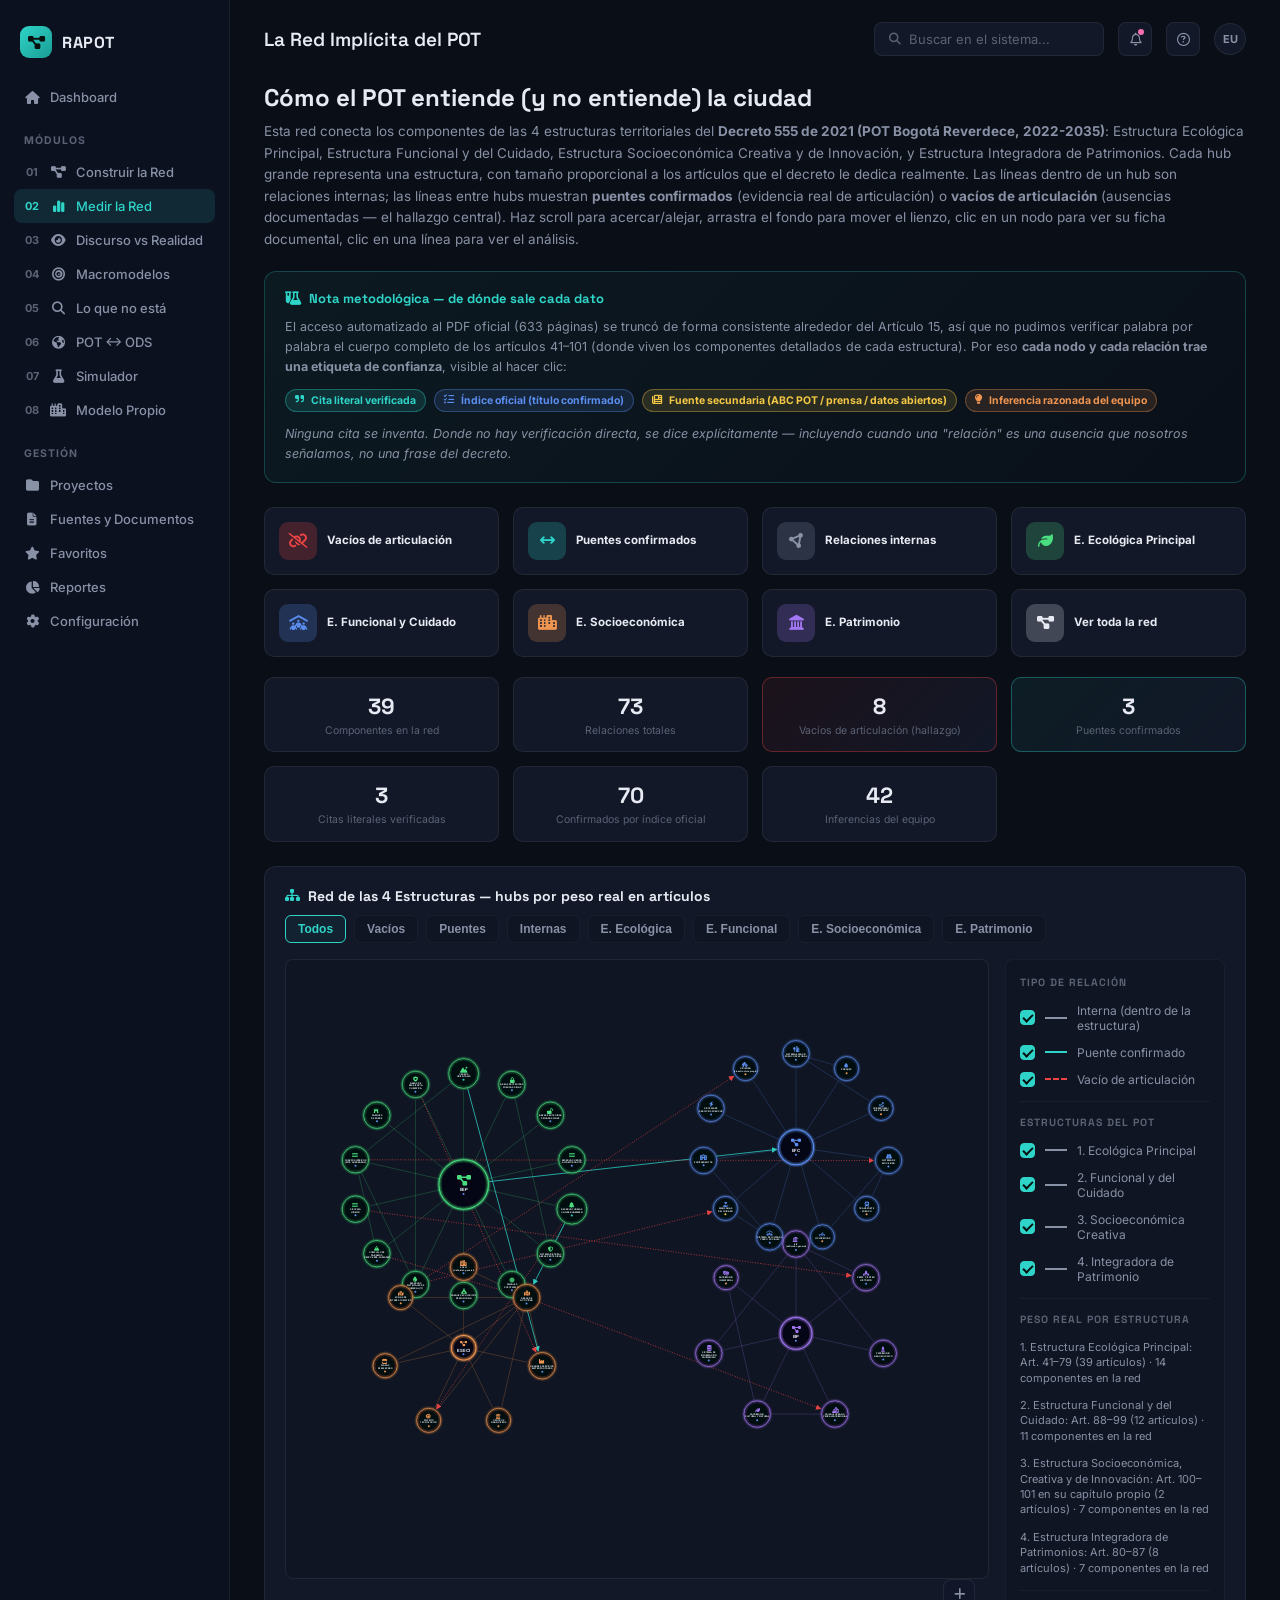
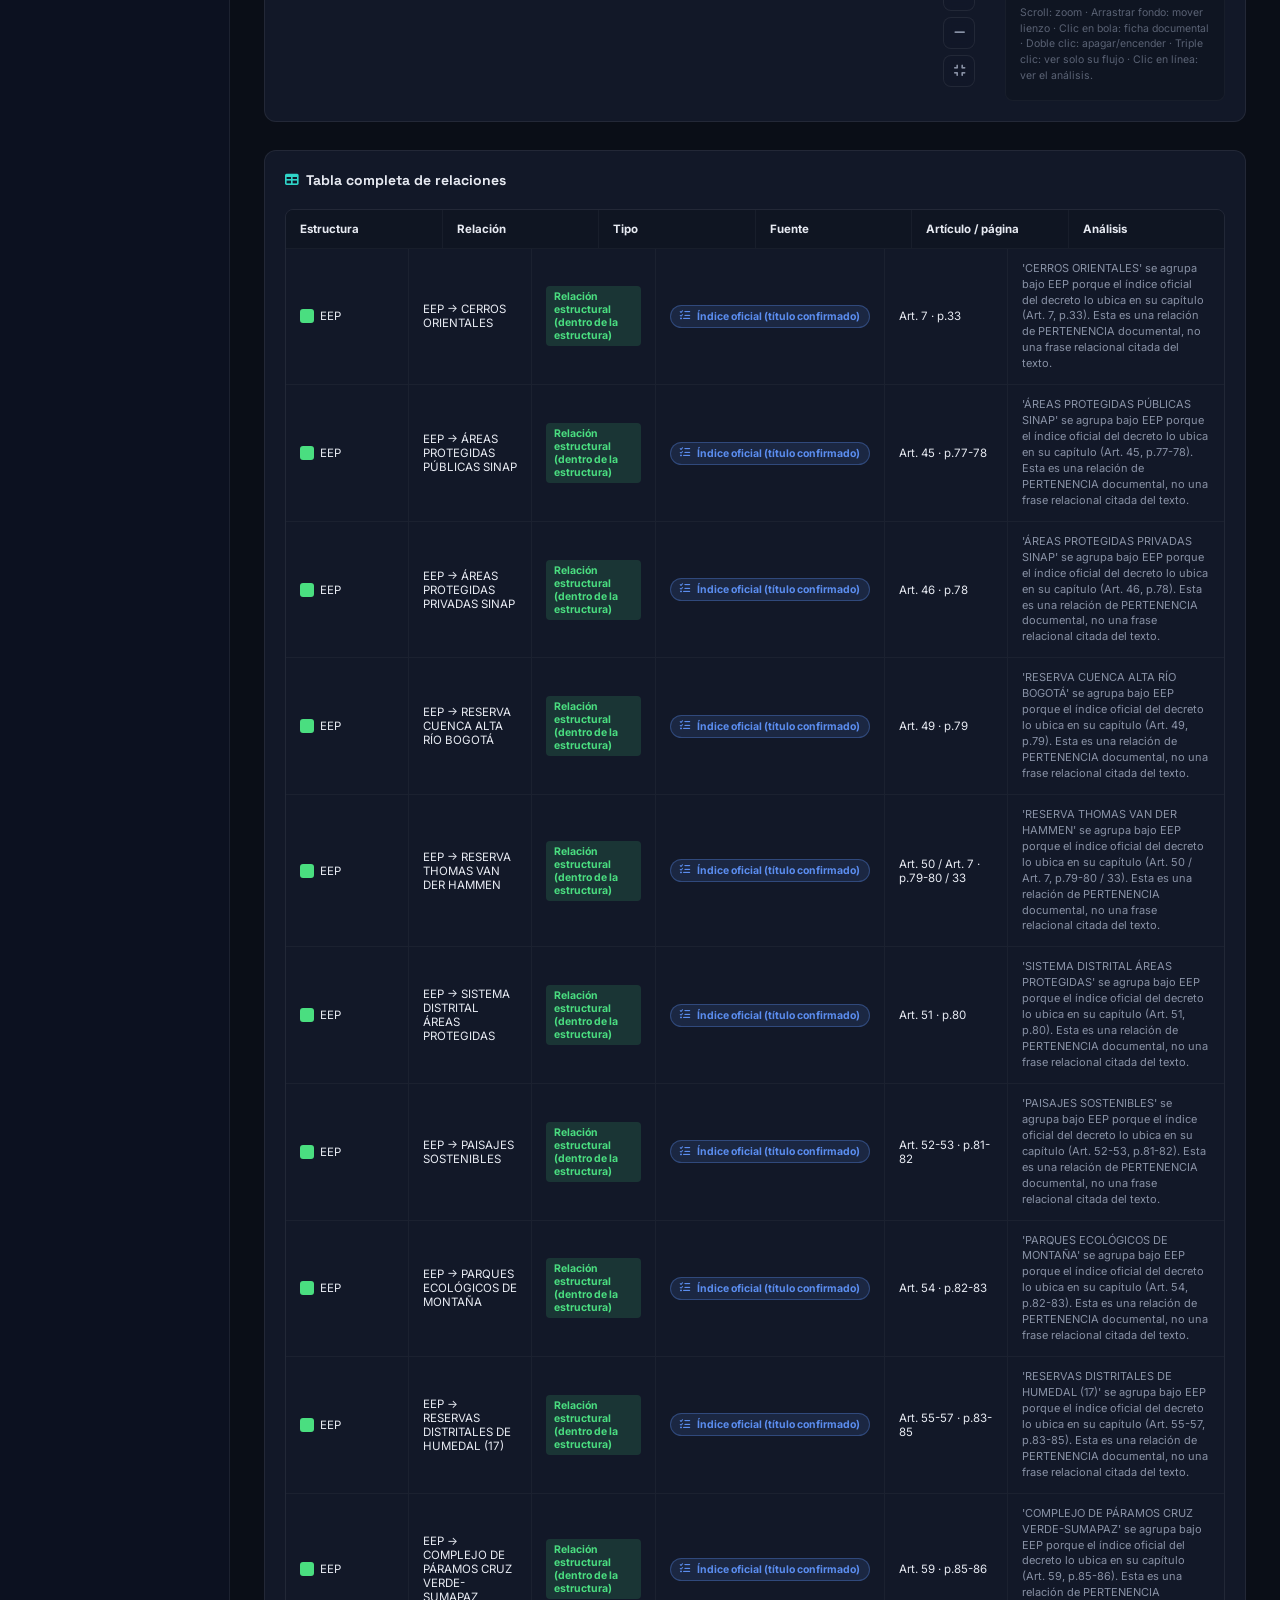
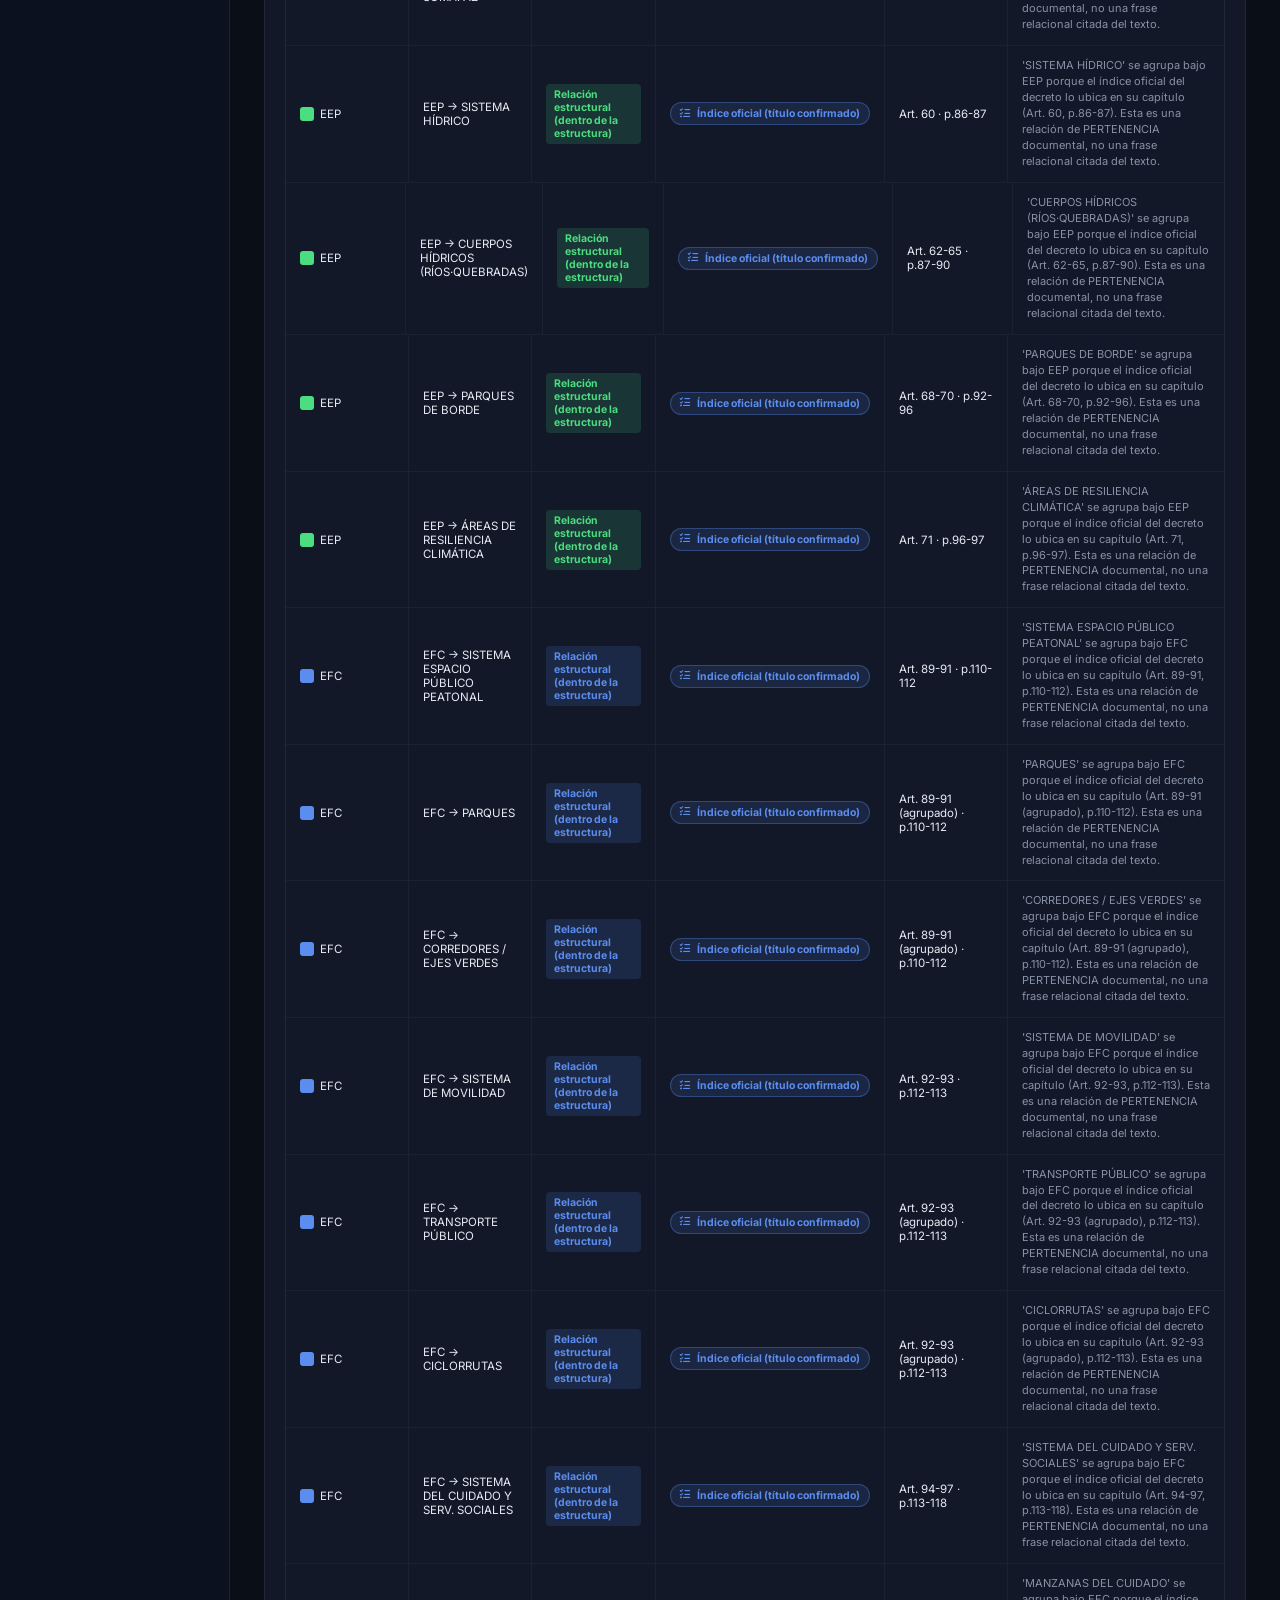
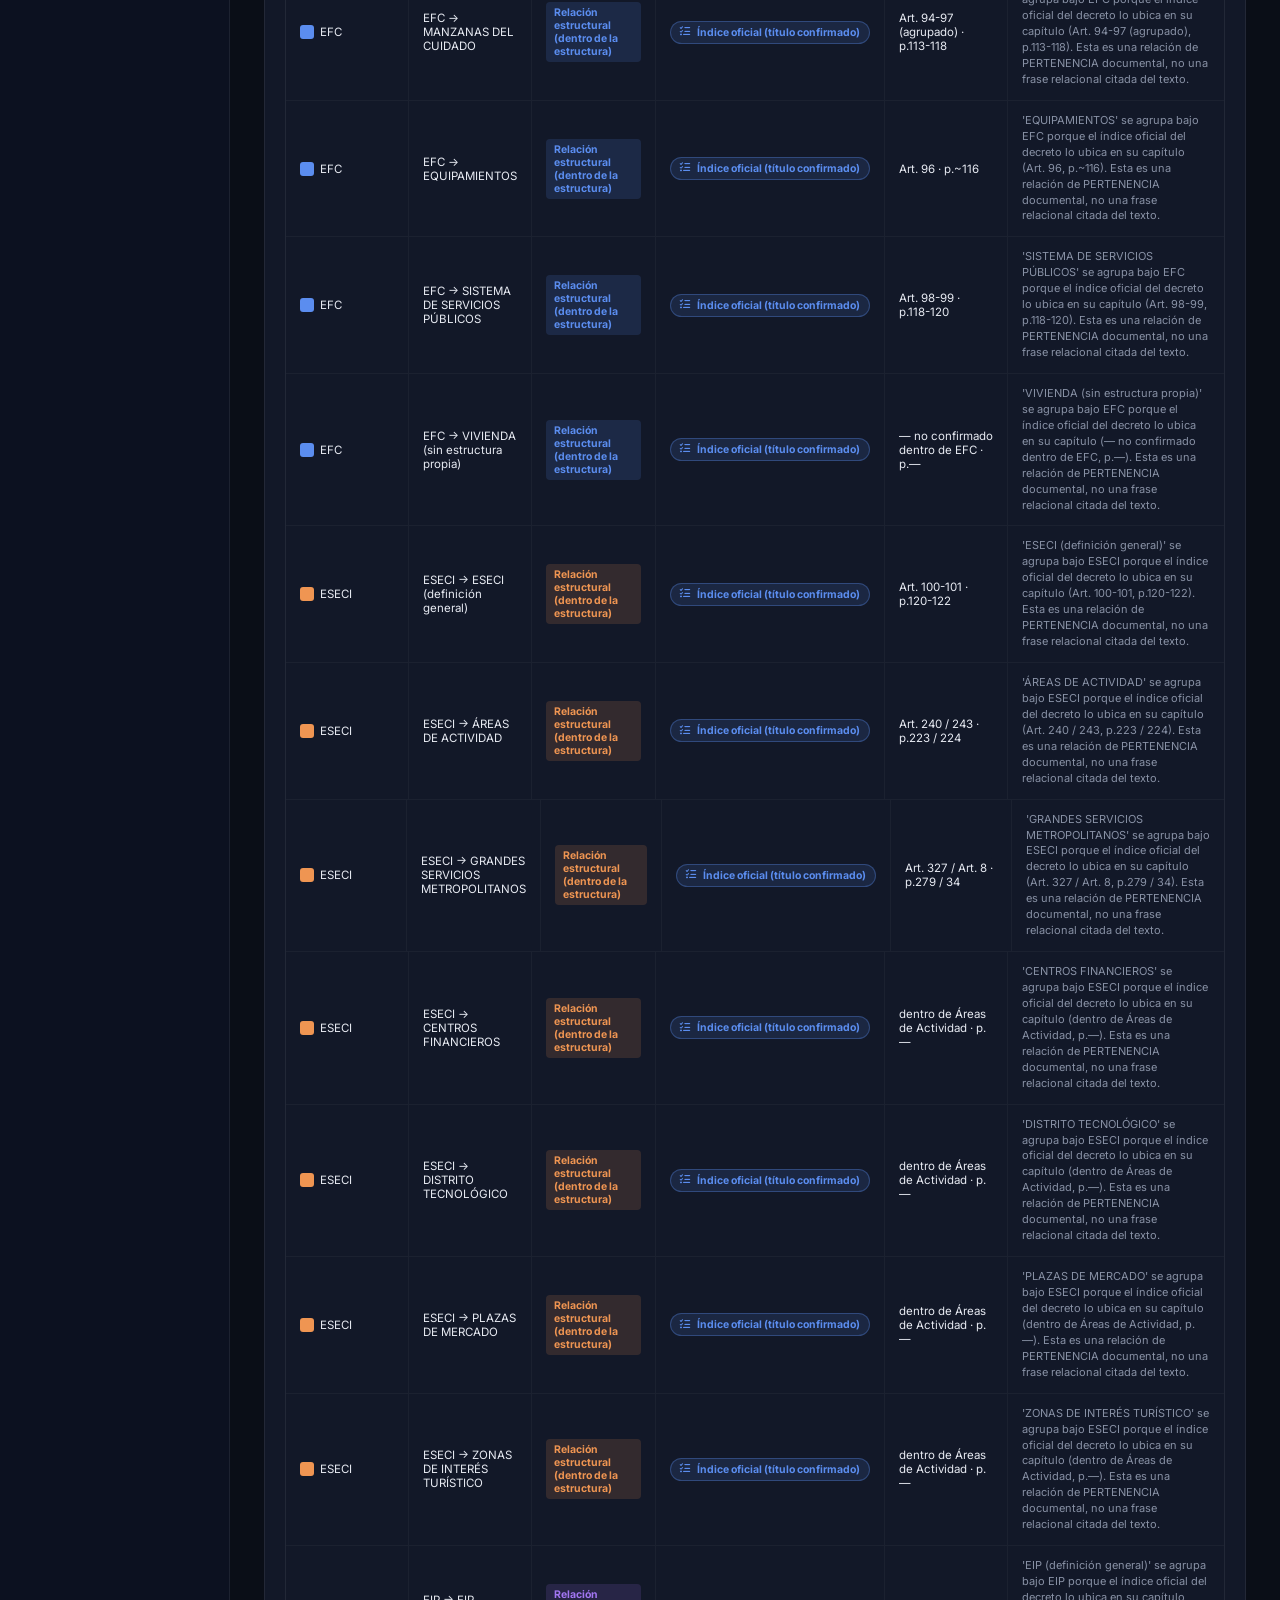
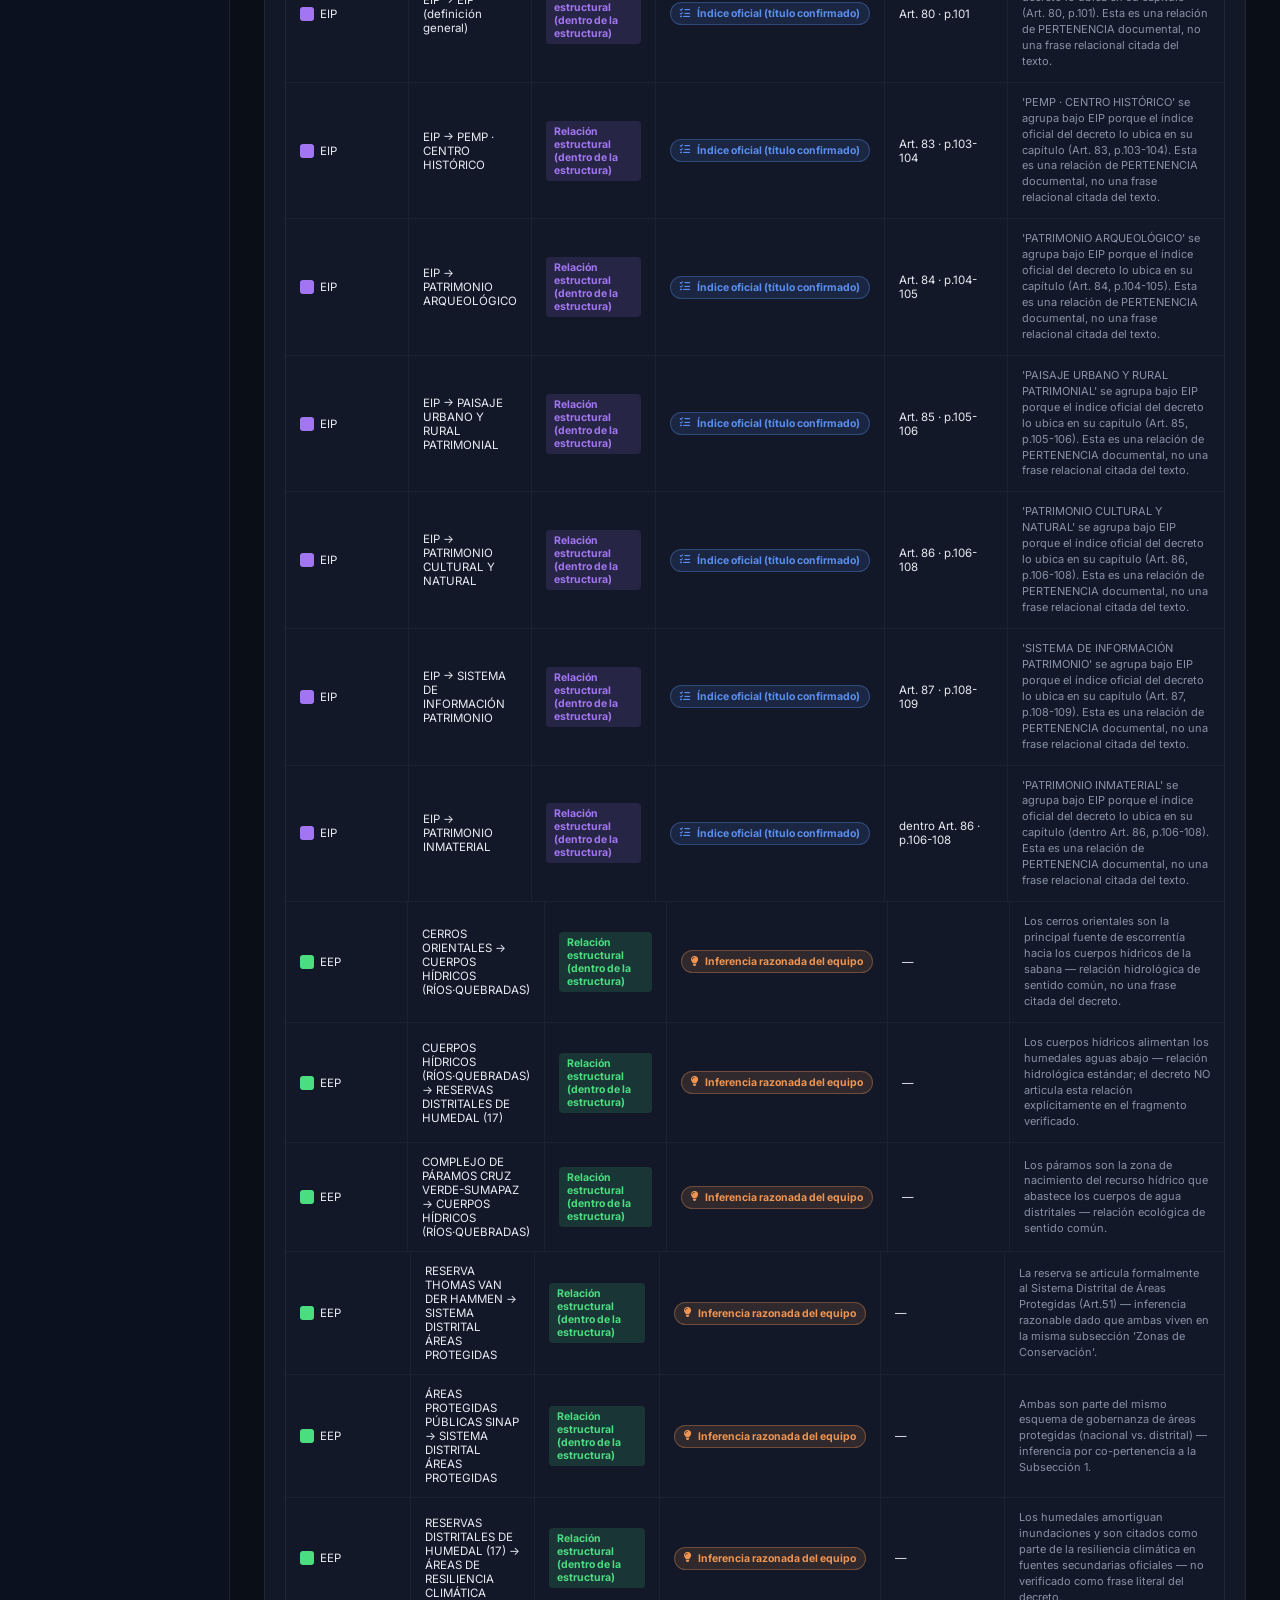
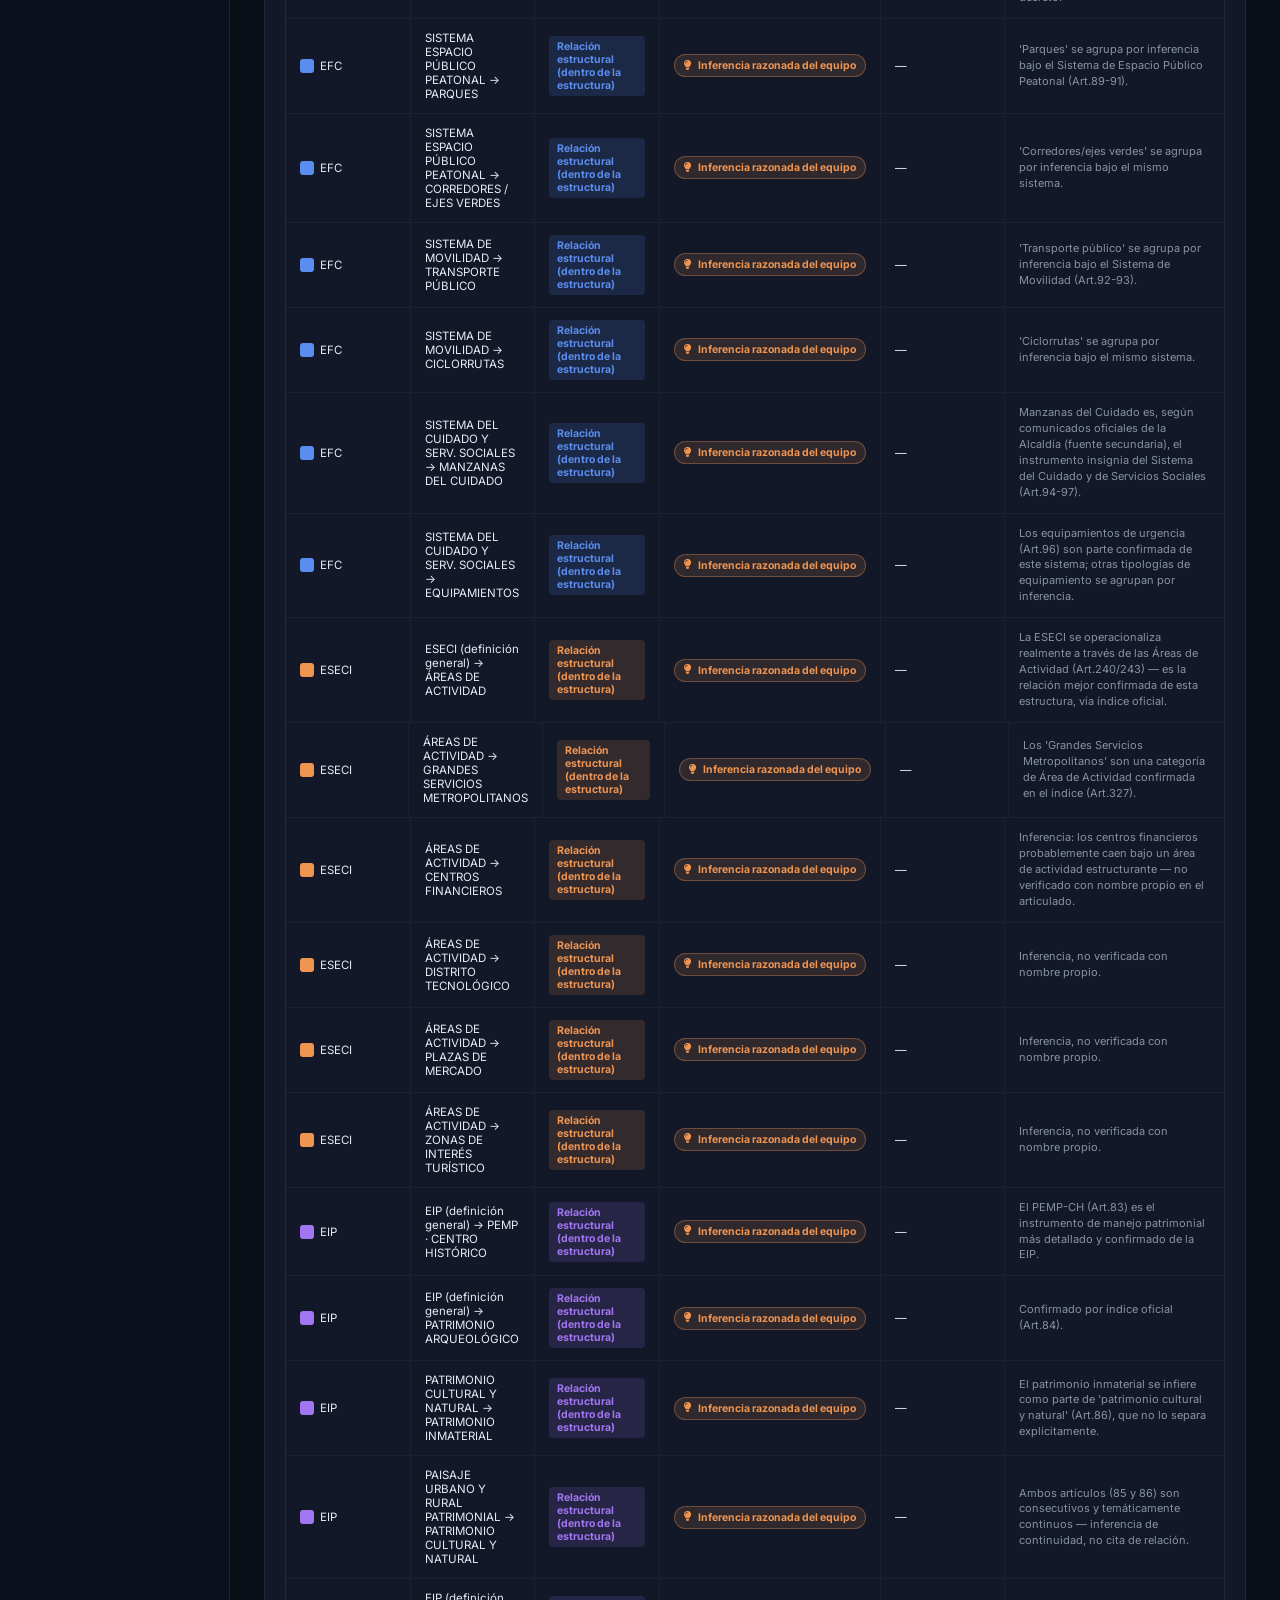
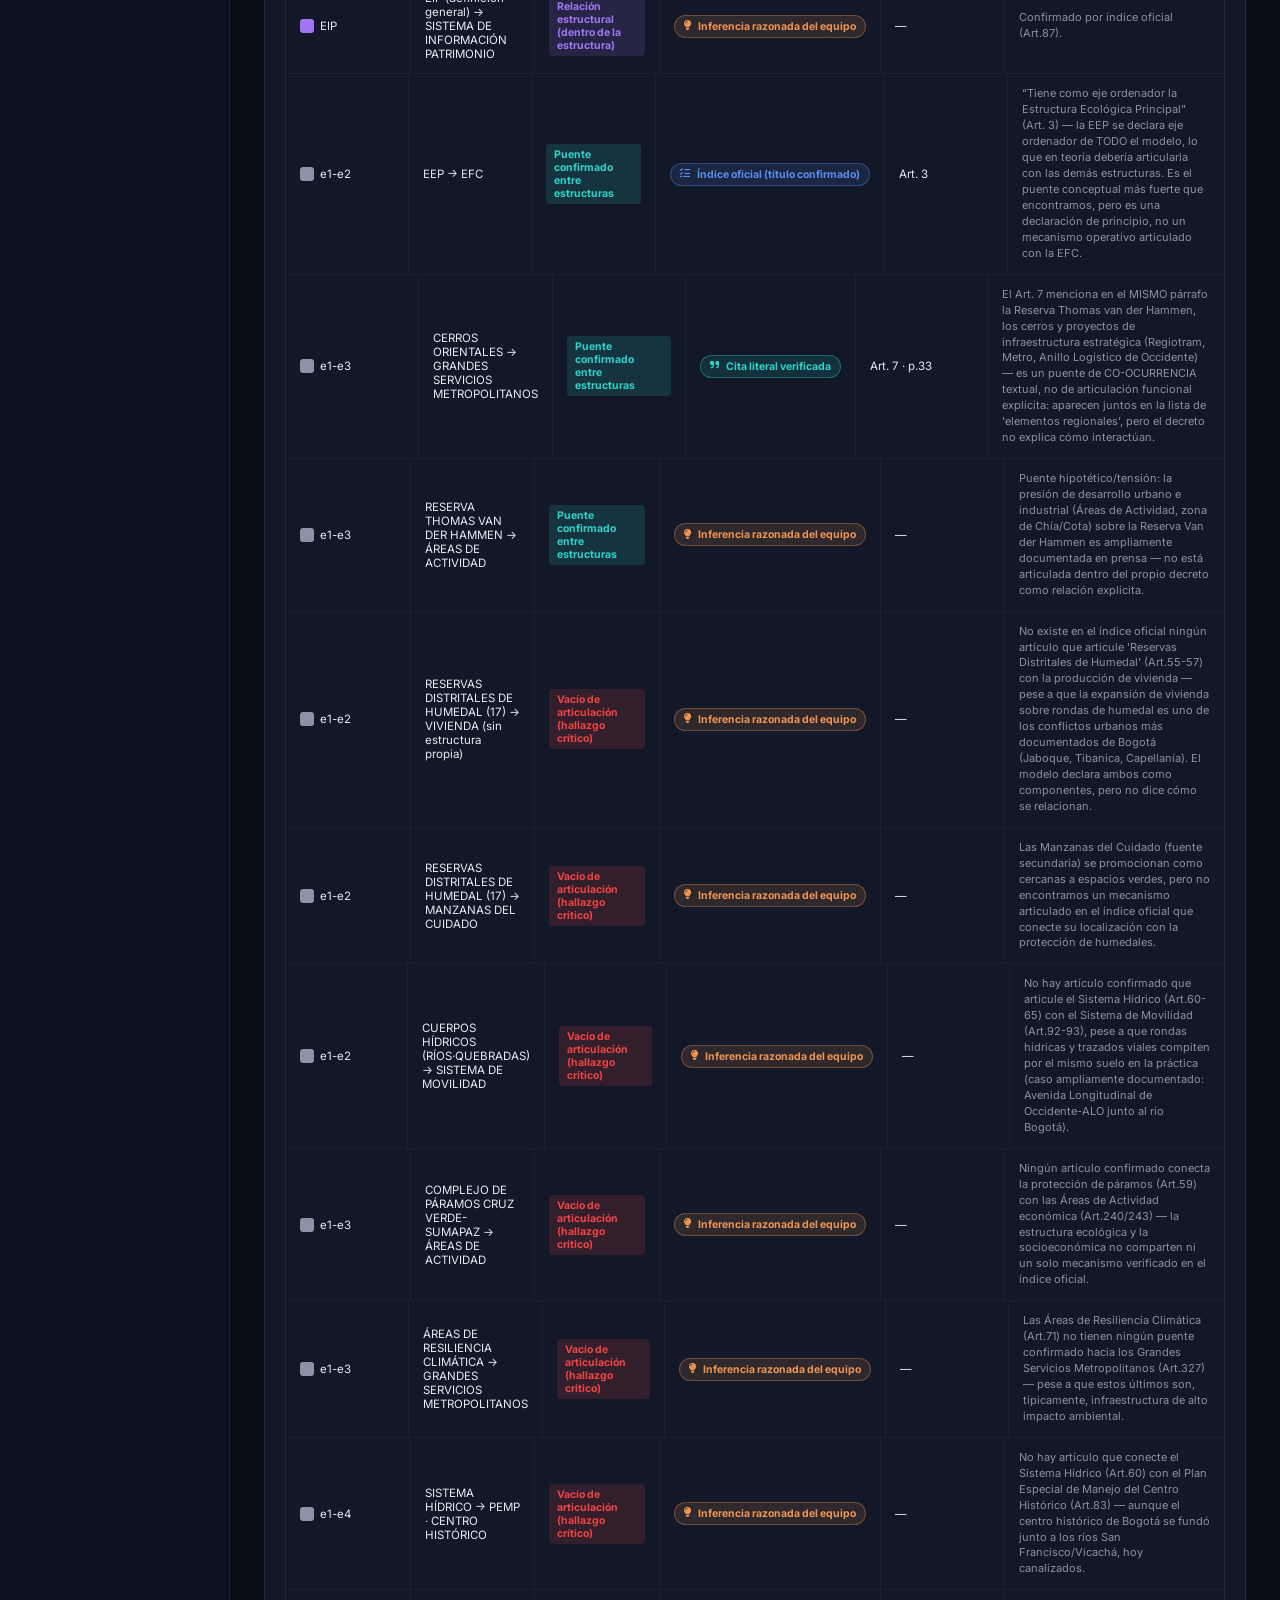
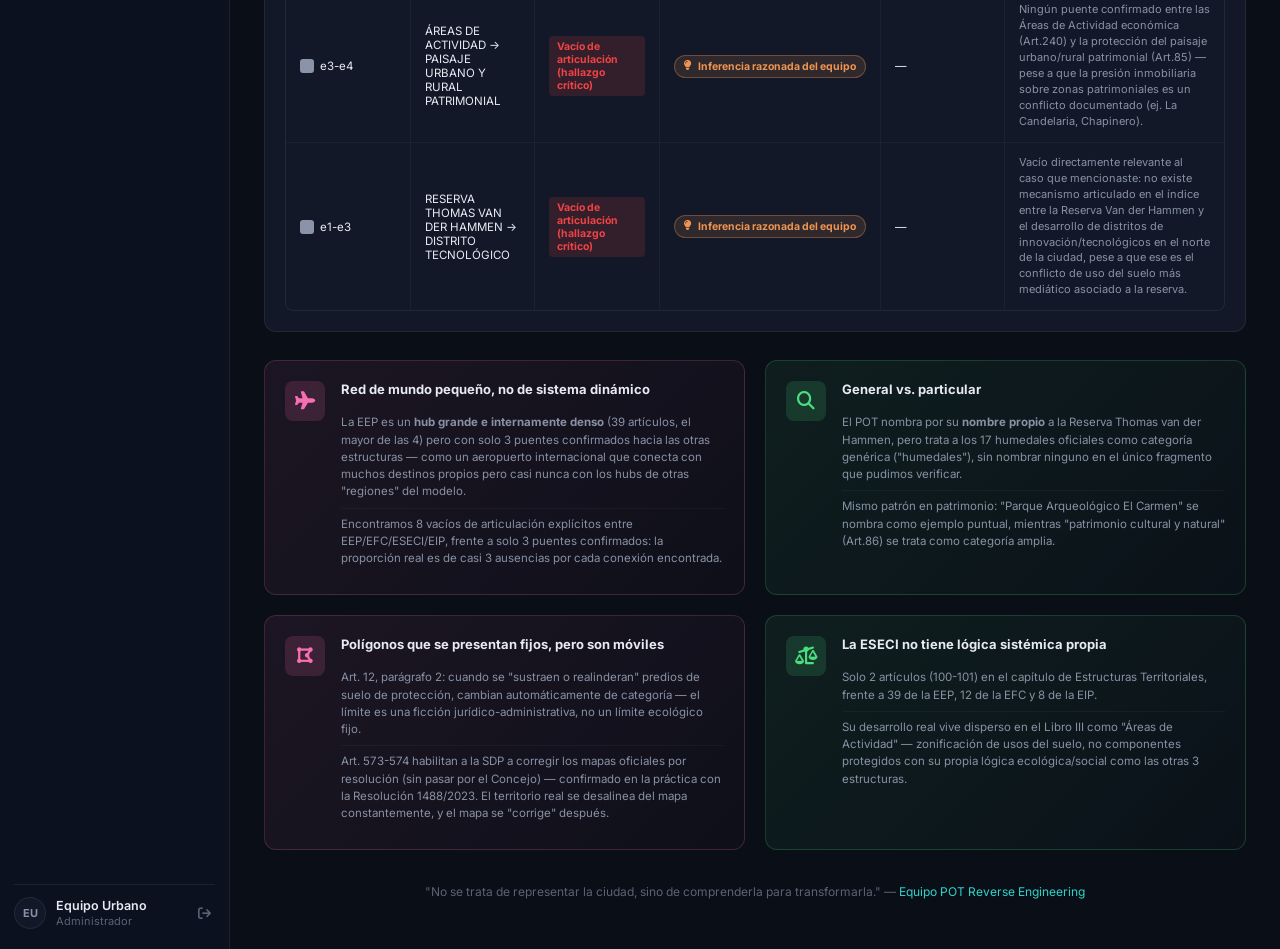
<file: modulo-02.html>
<!DOCTYPE html>
<html lang="es">
<head>
<meta charset="UTF-8">
<meta name="viewport" content="width=device-width, initial-scale=1.0">
<title>RAPOT · La Red Implícita del POT</title>
<link rel="preconnect" href="https://fonts.googleapis.com">
<link href="https://fonts.googleapis.com/css2?family=Inter:wght@400;500;600;700;800&family=Space+Grotesk:wght@500;600;700&display=swap" rel="stylesheet">
<link rel="stylesheet" href="https://cdnjs.cloudflare.com/ajax/libs/font-awesome/6.4.0/css/all.min.css">
<link rel="stylesheet" href="modulo-02.css">
</head>
<body>
<div class="app">

  <aside class="sidebar">
    <div class="brand">
      <div class="mark"><i class="fa-solid fa-diagram-project"></i></div>
      <span>RAPOT</span>
    </div>

    <div class="nav-group">
      <a href="dashboard.html" class="nav-item"><i class="fa-solid fa-house"></i> Dashboard</a>
    </div>

    <div class="nav-group">
      <div class="nav-label">MÓDULOS</div>
      <a href="modulo-01.html" class="nav-item"><span class="num">01</span><i class="fa-solid fa-diagram-project"></i> Construir la Red</a>
      <a href="modulo-02.html" class="nav-item active"><span class="num">02</span><i class="fa-solid fa-chart-simple"></i> Medir la Red</a>
      <a href="modulo-03.html" class="nav-item"><span class="num">03</span><i class="fa-solid fa-eye"></i> Discurso vs Realidad</a>
      <a href="modulo-04.html" class="nav-item"><span class="num">04</span><i class="fa-solid fa-bullseye"></i> Macromodelos</a>
      <a href="modulo-05.html" class="nav-item"><span class="num">05</span><i class="fa-solid fa-magnifying-glass"></i> Lo que no está</a>
      <a href="modulo-06.html" class="nav-item"><span class="num">06</span><i class="fa-solid fa-earth-americas"></i> POT ↔ ODS</a>
      <a href="modulo-07.html" class="nav-item"><span class="num">07</span><i class="fa-solid fa-flask"></i> Simulador</a>
      <a href="modulo-08.html" class="nav-item"><span class="num">08</span><i class="fa-solid fa-city"></i> Modelo Propio</a>
    </div>

    <div class="nav-group">
      <div class="nav-label">GESTIÓN</div>
      <a href="proyectos.html" class="nav-item"><i class="fa-solid fa-folder"></i> Proyectos</a>
      <a href="fuentes.html" class="nav-item"><i class="fa-solid fa-file-lines"></i> Fuentes y Documentos</a>
      <a href="favoritos.html" class="nav-item"><i class="fa-solid fa-star"></i> Favoritos</a>
      <a href="reportes.html" class="nav-item"><i class="fa-solid fa-chart-pie"></i> Reportes</a>
      <a href="configuracion.html" class="nav-item"><i class="fa-solid fa-gear"></i> Configuración</a>
    </div>

    <div class="sidebar-footer">
      <div class="avatar-sm">EU</div>
      <div class="user-meta">
        <div class="name">Equipo Urbano</div>
        <div class="role">Administrador</div>
      </div>
      <a href="demo.html" class="logout-btn"><i class="fa-solid fa-arrow-right-from-bracket"></i></a>
    </div>
  </aside>

  <main class="main">

    <div class="topbar">
      <h1>La Red Implícita del POT</h1>
      <div class="topbar-actions">
        <div class="search-box"><i class="fa-solid fa-magnifying-glass"></i> Buscar en el sistema...</div>
        <div class="icon-btn"><i class="fa-regular fa-bell"></i><span class="dot"></span></div>
        <div class="icon-btn"><i class="fa-regular fa-circle-question"></i></div>
        <div class="avatar-sm">EU</div>
      </div>
    </div>

    <div class="welcome">
      <h2>Cómo el POT entiende (y no entiende) la ciudad</h2>
      <p>Esta red conecta los componentes de las 4 estructuras territoriales del <strong>Decreto 555 de 2021 (POT Bogotá Reverdece, 2022-2035)</strong>: Estructura Ecológica Principal, Estructura Funcional y del Cuidado, Estructura Socioeconómica Creativa y de Innovación, y Estructura Integradora de Patrimonios. Cada hub grande representa una estructura, con tamaño proporcional a los artículos que el decreto le dedica realmente. Las líneas dentro de un hub son relaciones internas; las líneas entre hubs muestran <strong>puentes confirmados</strong> (evidencia real de articulación) o <strong>vacíos de articulación</strong> (ausencias documentadas — el hallazgo central). Haz scroll para acercar/alejar, arrastra el fondo para mover el lienzo, clic en un nodo para ver su ficha documental, clic en una línea para ver el análisis.</p>
    </div>

    <!-- NOTA METODOLÓGICA -->
    <div class="method-note">
      <div class="method-note-header"><i class="fa-solid fa-flask-vial"></i> Nota metodológica — de dónde sale cada dato</div>
      <p>El acceso automatizado al PDF oficial (633 páginas) se truncó de forma consistente alrededor del Artículo 15, así que no pudimos verificar palabra por palabra el cuerpo completo de los artículos 41–101 (donde viven los componentes detallados de cada estructura). Por eso <strong>cada nodo y cada relación trae una etiqueta de confianza</strong>, visible al hacer clic:</p>
      <div class="method-legend">
        <span class="fuente-badge" style="color:#2fd4c8;background:#2fd4c822;border:1px solid #2fd4c855;"><i class="fa-solid fa-quote-right"></i> Cita literal verificada</span>
        <span class="fuente-badge" style="color:#5b8def;background:#5b8def22;border:1px solid #5b8def55;"><i class="fa-solid fa-list-check"></i> Índice oficial (título confirmado)</span>
        <span class="fuente-badge" style="color:#f5c945;background:#f5c94522;border:1px solid #f5c94555;"><i class="fa-solid fa-newspaper"></i> Fuente secundaria (ABC POT / prensa / datos abiertos)</span>
        <span class="fuente-badge" style="color:#ef9552;background:#ef955222;border:1px solid #ef955255;"><i class="fa-solid fa-lightbulb"></i> Inferencia razonada del equipo</span>
      </div>
      <p class="method-note-foot">Ninguna cita se inventa. Donde no hay verificación directa, se dice explícitamente — incluyendo cuando una "relación" es una ausencia que nosotros señalamos, no una frase del decreto.</p>
    </div>

    <!-- INSIGHTS -->
    <div class="ods-insight-stats" id="odsInsightStats">
      <div class="insight-card" data-insight="vacio" style="--insight-color:#ef4444;" onclick="toggleInsight('vacio')">
        <div class="insight-icon"><i class="fa-solid fa-link-slash"></i></div>
        <div class="insight-title">Vacíos de articulación</div>
      </div>
      <div class="insight-card" data-insight="puente" style="--insight-color:#2fd4c8;" onclick="toggleInsight('puente')">
        <div class="insight-icon"><i class="fa-solid fa-arrows-left-right"></i></div>
        <div class="insight-title">Puentes confirmados</div>
      </div>
      <div class="insight-card" data-insight="estructural" style="--insight-color:#8b93a8;" onclick="toggleInsight('estructural')">
        <div class="insight-icon"><i class="fa-solid fa-circle-nodes"></i></div>
        <div class="insight-title">Relaciones internas</div>
      </div>
      <div class="insight-card" data-insight="e1" style="--insight-color:#4ade80;" onclick="toggleInsight('e1')">
        <div class="insight-icon"><i class="fa-solid fa-leaf"></i></div>
        <div class="insight-title">E. Ecológica Principal</div>
      </div>
      <div class="insight-card" data-insight="e2" style="--insight-color:#5b8def;" onclick="toggleInsight('e2')">
        <div class="insight-icon"><i class="fa-solid fa-people-roof"></i></div>
        <div class="insight-title">E. Funcional y Cuidado</div>
      </div>
      <div class="insight-card" data-insight="e3" style="--insight-color:#ef9552;" onclick="toggleInsight('e3')">
        <div class="insight-icon"><i class="fa-solid fa-city"></i></div>
        <div class="insight-title">E. Socioeconómica</div>
      </div>
      <div class="insight-card" data-insight="e4" style="--insight-color:#a276f2;" onclick="toggleInsight('e4')">
        <div class="insight-icon"><i class="fa-solid fa-landmark"></i></div>
        <div class="insight-title">E. Patrimonio</div>
      </div>
      <div class="insight-card" data-insight="todas" style="--insight-color:#e7eaf2;" onclick="toggleInsight('todas')">
        <div class="insight-icon"><i class="fa-solid fa-diagram-project"></i></div>
        <div class="insight-title">Ver toda la red</div>
      </div>
    </div>

    <!-- MÉTRICAS -->
    <div class="metrics-row">
      <div class="metric-box"><div class="metric-value" id="metricNodes">—</div><div class="metric-label">Componentes en la red</div></div>
      <div class="metric-box"><div class="metric-value" id="metricEdges">—</div><div class="metric-label">Relaciones totales</div></div>
      <div class="metric-box highlight-bad"><div class="metric-value" id="metricVacios">—</div><div class="metric-label">Vacíos de articulación (hallazgo)</div></div>
      <div class="metric-box highlight-good"><div class="metric-value" id="metricPuentes">—</div><div class="metric-label">Puentes confirmados</div></div>
      <div class="metric-box"><div class="metric-value" id="metricCitaLiteral">—</div><div class="metric-label">Citas literales verificadas</div></div>
      <div class="metric-box"><div class="metric-value" id="metricIndiceOficial">—</div><div class="metric-label">Confirmados por índice oficial</div></div>
      <div class="metric-box"><div class="metric-value" id="metricInferencia">—</div><div class="metric-label">Inferencias del equipo</div></div>
    </div>

    <!-- RED -->
    <div class="network-section">
      <div class="network-header">
        <h3><i class="fa-solid fa-sitemap"></i> Red de las 4 Estructuras — hubs por peso real en artículos</h3>
        <div class="network-controls">
          <button class="control-btn active" onclick="filterNetwork('all')">Todos</button>
          <button class="control-btn" onclick="filterNetwork('vacio')">Vacíos</button>
          <button class="control-btn" onclick="filterNetwork('puente')">Puentes</button>
          <button class="control-btn" onclick="filterNetwork('estructural')">Internas</button>
          <button class="control-btn" onclick="filterNetwork('e1')">E. Ecológica</button>
          <button class="control-btn" onclick="filterNetwork('e2')">E. Funcional</button>
          <button class="control-btn" onclick="filterNetwork('e3')">E. Socioeconómica</button>
          <button class="control-btn" onclick="filterNetwork('e4')">E. Patrimonio</button>
        </div>
      </div>

      <div class="network-viz-wrap">
        <div class="network-canvas">
          <svg id="networkViz" viewBox="0 0 2450 1450" preserveAspectRatio="xMidYMid meet"></svg>
          <div class="zoom-controls">
            <button id="zoomIn" title="Acercar"><i class="fa-solid fa-plus"></i></button>
            <button id="zoomOut" title="Alejar"><i class="fa-solid fa-minus"></i></button>
            <button id="zoomReset" title="Restablecer"><i class="fa-solid fa-compress"></i></button>
          </div>
        </div>

        <div class="network-sidebar">
          <aside class="network-legend" id="networkLegend">
            <div class="legend-title">Tipo de relación</div>
            <label class="legend-item" data-mode="type" data-type="estructural">
              <input type="checkbox" checked><span class="legend-swatch swatch-estructural"></span> Interna (dentro de la estructura)
            </label>
            <label class="legend-item" data-mode="type" data-type="puente">
              <input type="checkbox" checked><span class="legend-swatch swatch-puente"></span> Puente confirmado
            </label>
            <label class="legend-item" data-mode="type" data-type="vacio">
              <input type="checkbox" checked><span class="legend-swatch swatch-vacio"></span> Vacío de articulación
            </label>

            <div class="legend-divider"></div>
            <div class="legend-title">Estructuras del POT</div>
            <label class="legend-item" data-mode="cat" data-cat="e1"><input type="checkbox" checked><span class="legend-swatch swatch-e1"></span> 1. Ecológica Principal</label>
            <label class="legend-item" data-mode="cat" data-cat="e2"><input type="checkbox" checked><span class="legend-swatch swatch-e2"></span> 2. Funcional y del Cuidado</label>
            <label class="legend-item" data-mode="cat" data-cat="e3"><input type="checkbox" checked><span class="legend-swatch swatch-e3"></span> 3. Socioeconómica Creativa</label>
            <label class="legend-item" data-mode="cat" data-cat="e4"><input type="checkbox" checked><span class="legend-swatch swatch-e4"></span> 4. Integradora de Patrimonio</label>

            <div class="legend-divider"></div>
            <div class="legend-title">Peso real por estructura</div>
            <div class="struct-count" id="struct-e1"></div>
            <div class="struct-count" id="struct-e2"></div>
            <div class="struct-count" id="struct-e3"></div>
            <div class="struct-count" id="struct-e4"></div>

            <div class="legend-divider"></div>
            <div class="legend-hint">Scroll: zoom · Arrastrar fondo: mover lienzo · Clic en bola: ficha documental · Doble clic: apagar/encender · Triple clic: ver solo su flujo · Clic en línea: ver el análisis.</div>
          </aside>
        </div>
      </div>
    </div>

    <!-- PANEL DE INFO: ARISTA -->
    <div class="edge-info-panel" id="edgeInfoPanel">
      <div class="edge-info-header">
        <span id="edgeInfoTitle">Relación</span>
        <button class="edge-info-close" id="edgeInfoClose" type="button" aria-label="Cerrar">&times;</button>
      </div>
      <div class="edge-info-type" id="edgeInfoType"></div>
      <div id="edgeInfoFuente" style="margin-bottom:10px;"></div>
      <div class="edge-info-quote" id="edgeInfoQuote"></div>
      <div class="edge-info-analisis" id="edgeInfoAnalisis"></div>
      <div class="edge-info-page" id="edgeInfoPage"></div>
    </div>

    <!-- PANEL DE INFO: NODO -->
    <div class="edge-info-panel node-info-panel" id="nodeInfoPanel">
      <div class="edge-info-header">
        <span id="nodeInfoTitle">Componente</span>
        <button class="edge-info-close" id="nodeInfoClose" type="button" aria-label="Cerrar">&times;</button>
      </div>
      <div class="edge-info-type" id="nodeInfoStruct"></div>
      <div id="nodeInfoFuente" style="margin-bottom:10px;"></div>
      <div class="edge-info-page" id="nodeInfoArticulo" style="margin-bottom:8px;"></div>
      <div class="edge-info-quote" id="nodeInfoQuote"></div>
      <div class="edge-info-analisis" id="nodeInfoNota"></div>
      <div class="node-info-mapa" id="nodeInfoMapaWrap" style="display:none;">
        <a id="nodeInfoMapa" href="#" target="_blank" rel="noopener"><i class="fa-solid fa-map-location-dot"></i> Ver cartografía / geoportal oficial</a>
      </div>
    </div>

    <!-- TABLA DE RELACIONES (generada dinámicamente — antes había una tabla estática que no coincidía con los datos reales) -->
    <div class="analysis-container">
      <div class="analysis-card full-width">
        <div class="card-header">
          <h3><i class="fa-solid fa-table"></i> Tabla completa de relaciones</h3>
        </div>
        <div class="matrix-container">
          <div class="matrix-row header">
            <div class="matrix-cell header-cell">Estructura</div>
            <div class="matrix-cell header-cell">Relación</div>
            <div class="matrix-cell header-cell">Tipo</div>
            <div class="matrix-cell header-cell">Fuente</div>
            <div class="matrix-cell header-cell">Artículo / página</div>
            <div class="matrix-cell header-cell">Análisis</div>
          </div>
          <div id="matrixRows"></div>
        </div>
      </div>
    </div>

    <!-- HALLAZGOS -->
    <div class="synergies-section">
      <div class="synergies-grid">
        <div class="synergy-card conflict">
          <div class="synergy-icon"><i class="fa-solid fa-plane"></i></div>
          <div class="synergy-content">
            <h4>Red de mundo pequeño, no de sistema dinámico</h4>
            <ul>
              <li>La EEP es un <strong>hub grande e internamente denso</strong> (39 artículos, el mayor de las 4) pero con solo 3 puentes confirmados hacia las otras estructuras — como un aeropuerto internacional que conecta con muchos destinos propios pero casi nunca con los hubs de otras "regiones" del modelo.</li>
              <li>Encontramos 8 vacíos de articulación explícitos entre EEP/EFC/ESECI/EIP, frente a solo 3 puentes confirmados: la proporción real es de casi 3 ausencias por cada conexión encontrada.</li>
            </ul>
          </div>
        </div>
        <div class="synergy-card success">
          <div class="synergy-icon"><i class="fa-solid fa-magnifying-glass"></i></div>
          <div class="synergy-content">
            <h4>General vs. particular</h4>
            <ul>
              <li>El POT nombra por su <strong>nombre propio</strong> a la Reserva Thomas van der Hammen, pero trata a los 17 humedales oficiales como categoría genérica ("humedales"), sin nombrar ninguno en el único fragmento que pudimos verificar.</li>
              <li>Mismo patrón en patrimonio: "Parque Arqueológico El Carmen" se nombra como ejemplo puntual, mientras "patrimonio cultural y natural" (Art.86) se trata como categoría amplia.</li>
            </ul>
          </div>
        </div>
        <div class="synergy-card conflict">
          <div class="synergy-icon"><i class="fa-solid fa-draw-polygon"></i></div>
          <div class="synergy-content">
            <h4>Polígonos que se presentan fijos, pero son móviles</h4>
            <ul>
              <li>Art. 12, parágrafo 2: cuando se "sustraen o realinderan" predios de suelo de protección, cambian automáticamente de categoría — el límite es una ficción jurídico-administrativa, no un límite ecológico fijo.</li>
              <li>Art. 573-574 habilitan a la SDP a corregir los mapas oficiales por resolución (sin pasar por el Concejo) — confirmado en la práctica con la Resolución 1488/2023. El territorio real se desalinea del mapa constantemente, y el mapa se "corrige" después.</li>
            </ul>
          </div>
        </div>
        <div class="synergy-card success">
          <div class="synergy-icon"><i class="fa-solid fa-scale-unbalanced"></i></div>
          <div class="synergy-content">
            <h4>La ESECI no tiene lógica sistémica propia</h4>
            <ul>
              <li>Solo 2 artículos (100-101) en el capítulo de Estructuras Territoriales, frente a 39 de la EEP, 12 de la EFC y 8 de la EIP.</li>
              <li>Su desarrollo real vive disperso en el Libro III como "Áreas de Actividad" — zonificación de usos del suelo, no componentes protegidos con su propia lógica ecológica/social como las otras 3 estructuras.</li>
            </ul>
          </div>
        </div>
      </div>
    </div>

    <footer>
      "No se trata de representar la ciudad, sino de comprenderla para transformarla." — <span>Equipo POT Reverse Engineering</span>
    </footer>

  </main>

</div>

<script src="modulo-02.js"></script>

</body>
</html>
</file>
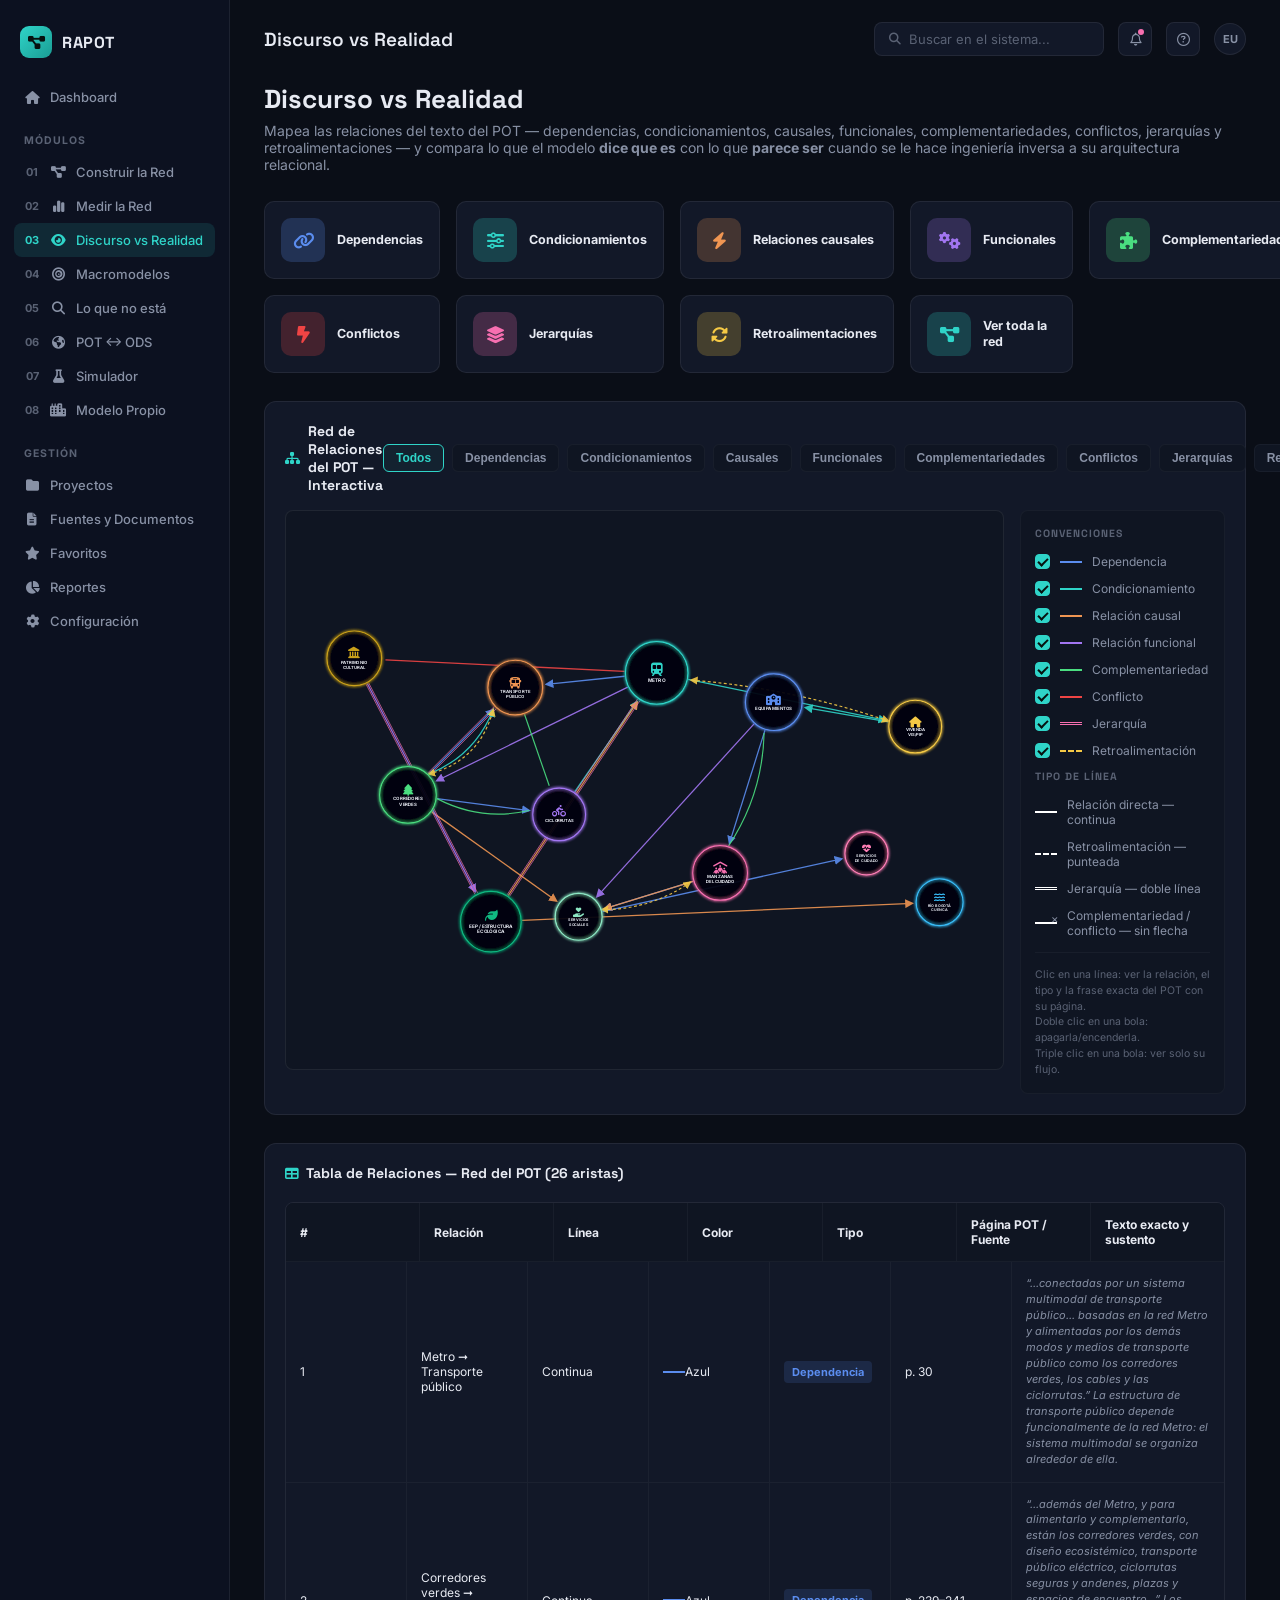
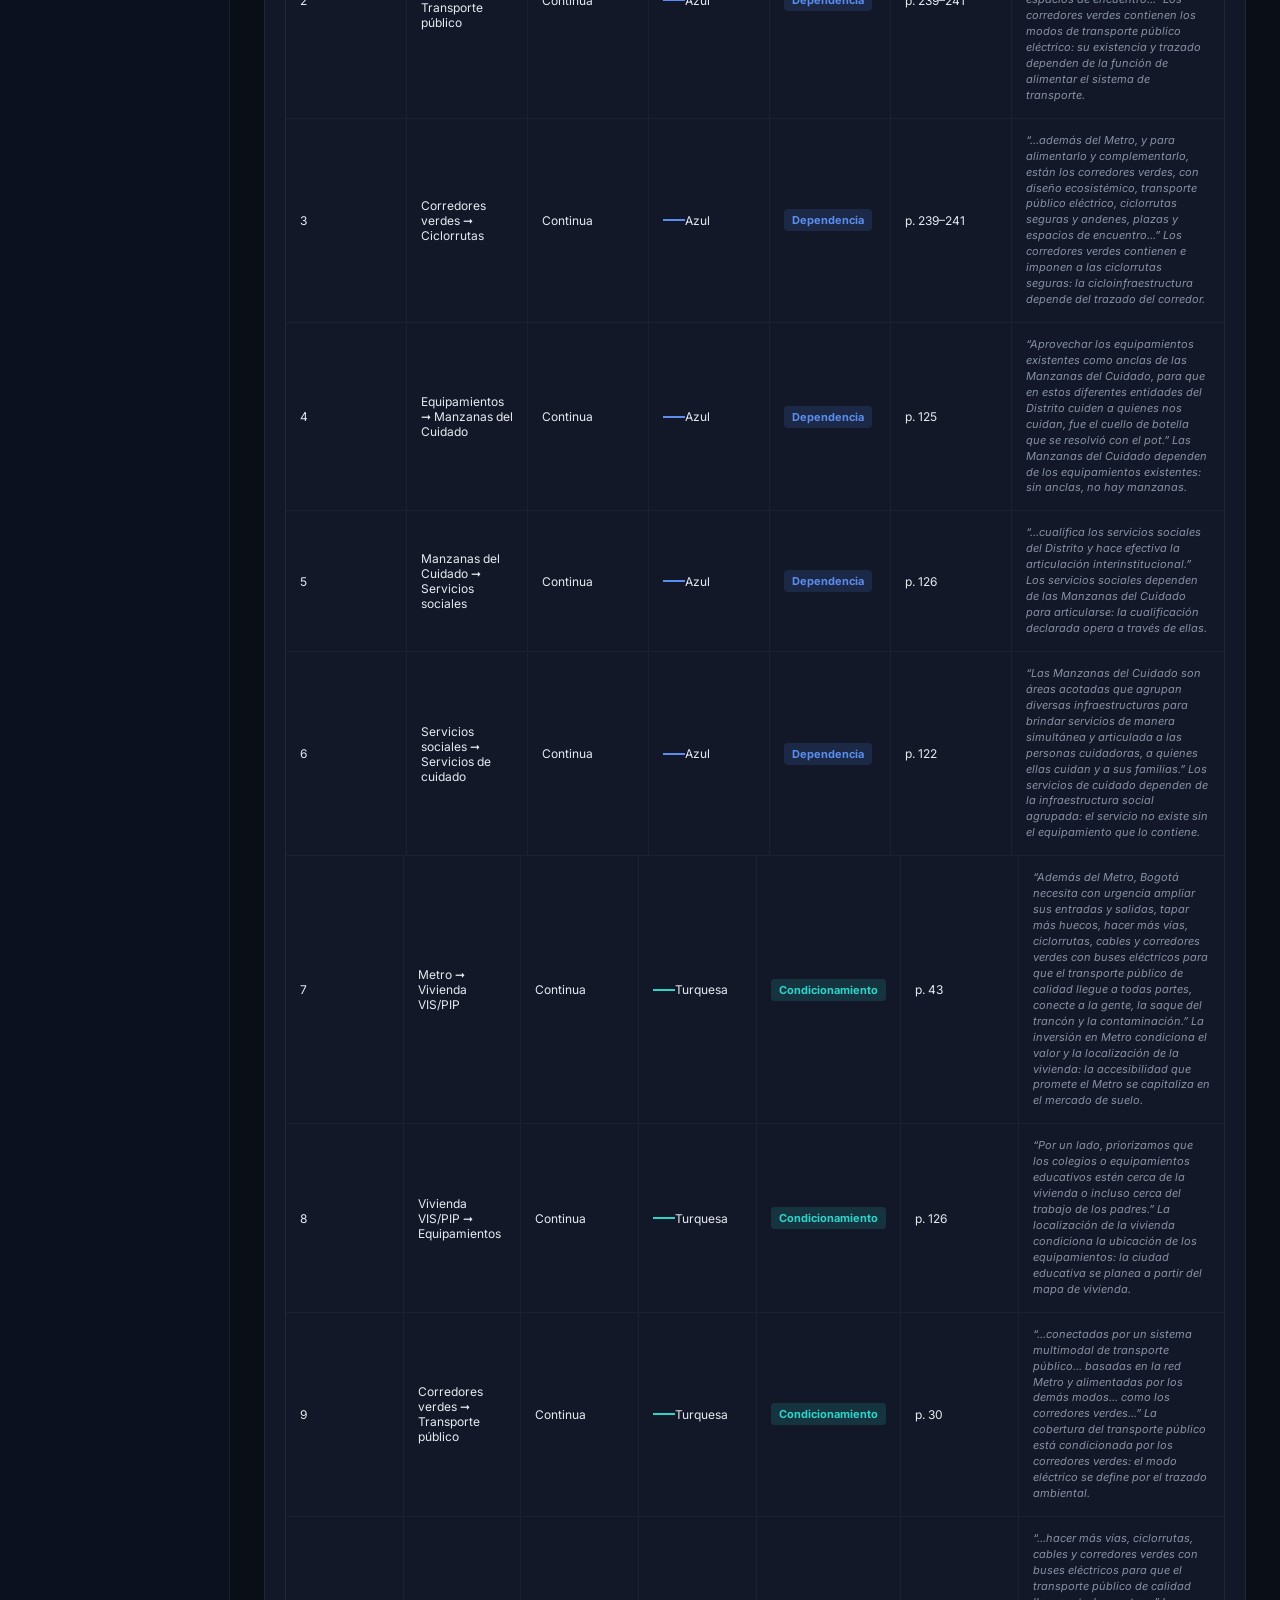
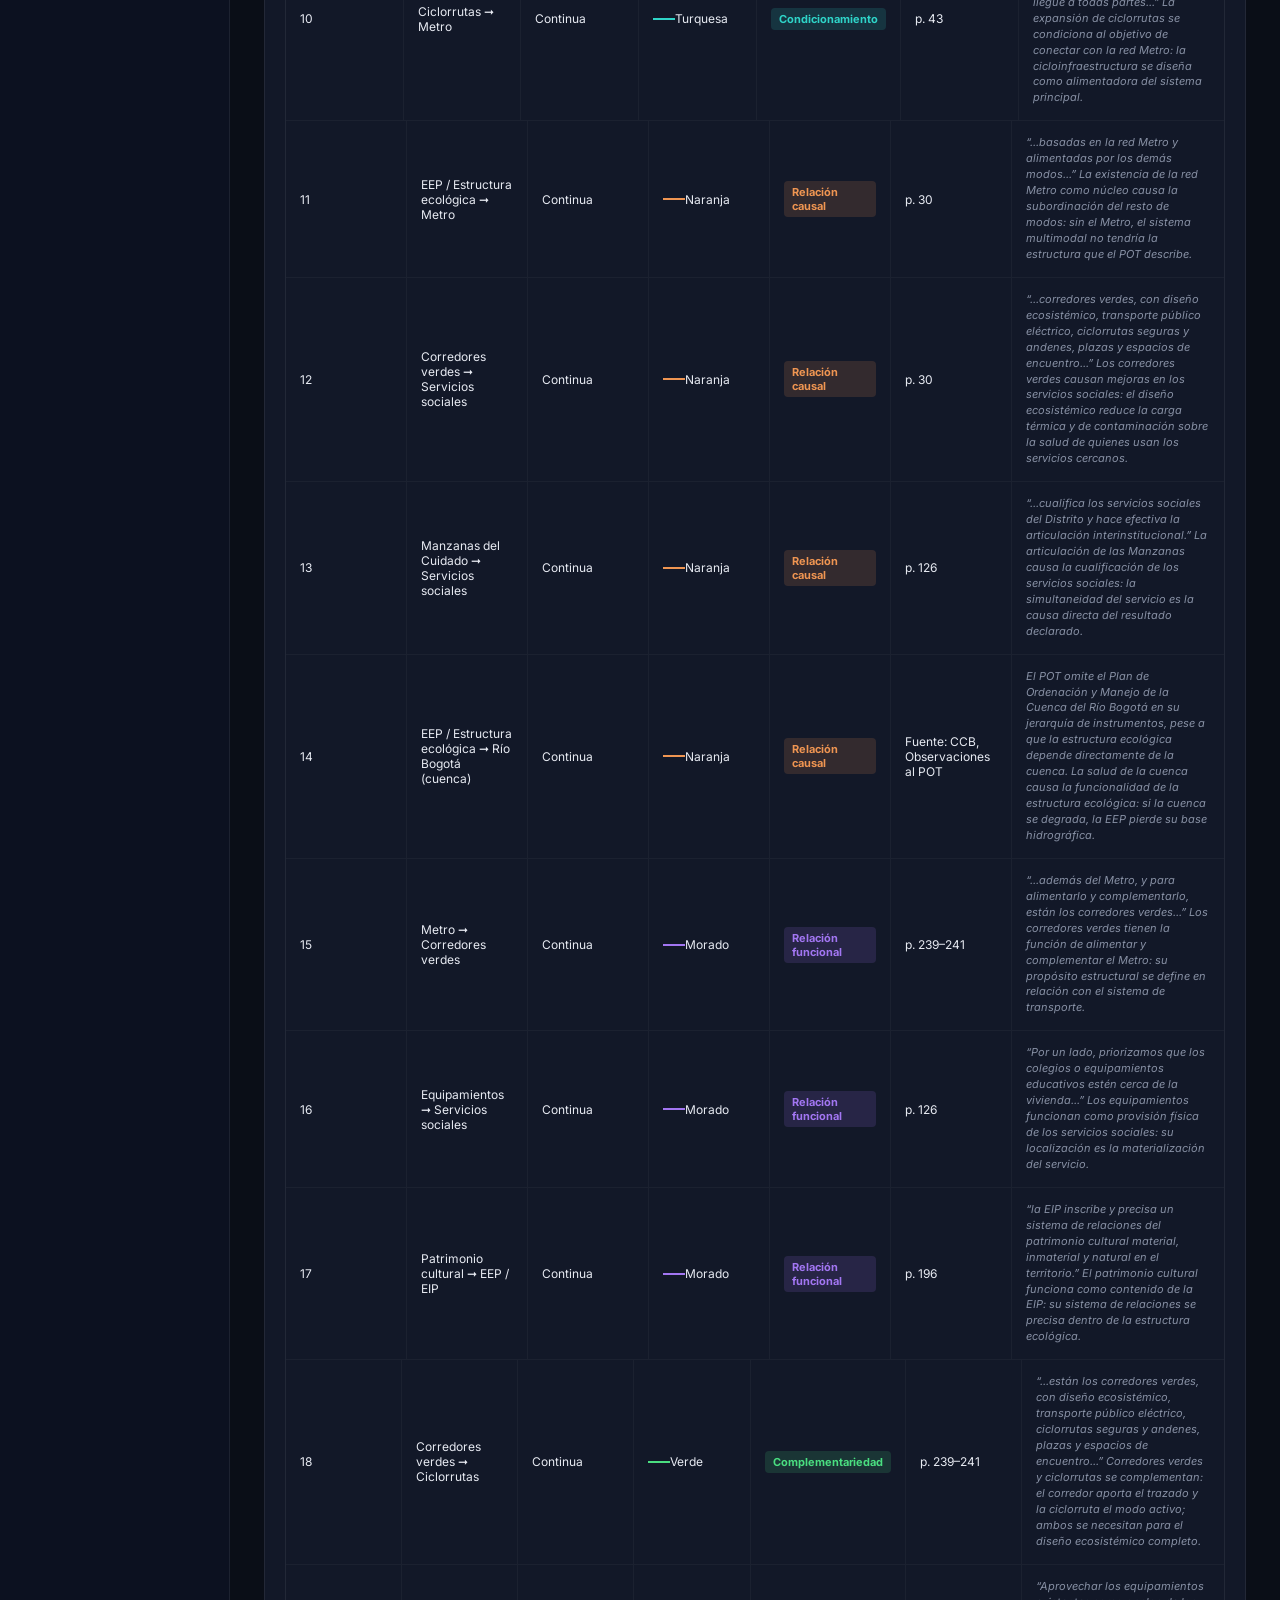
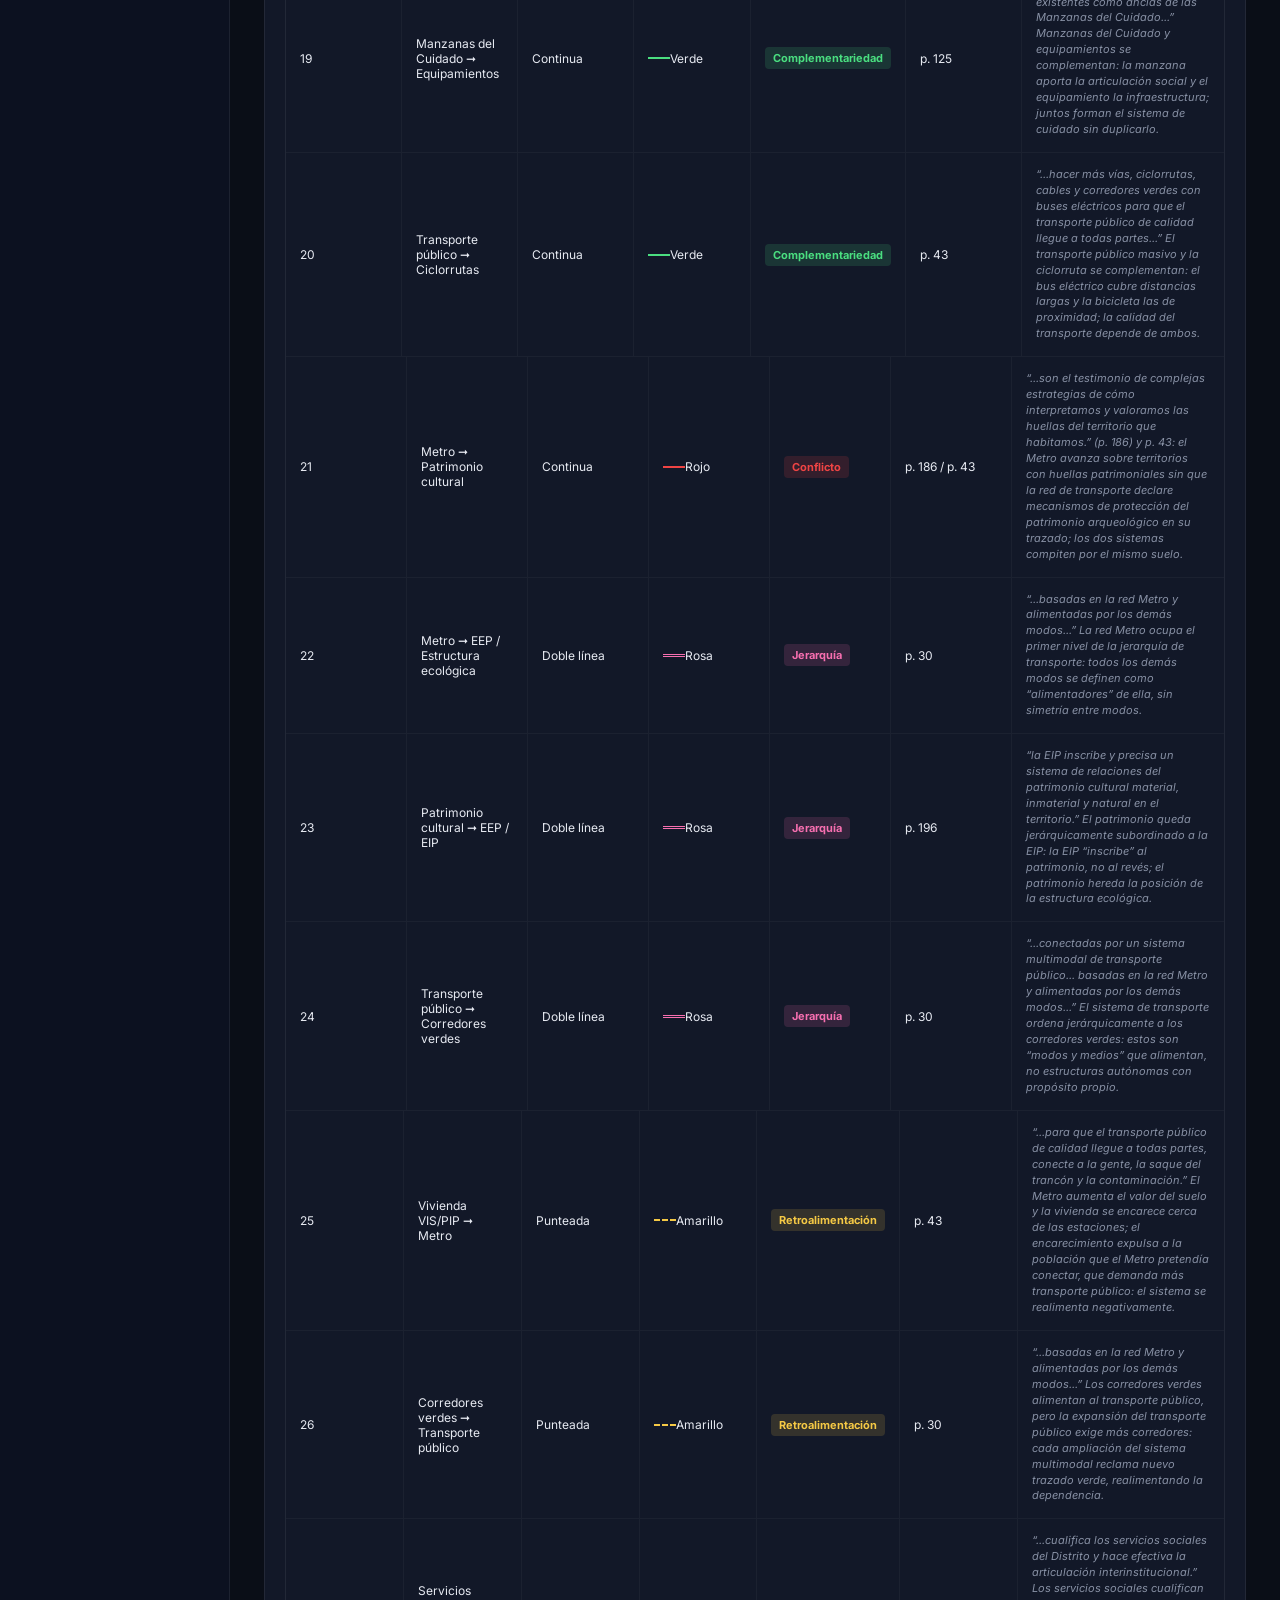
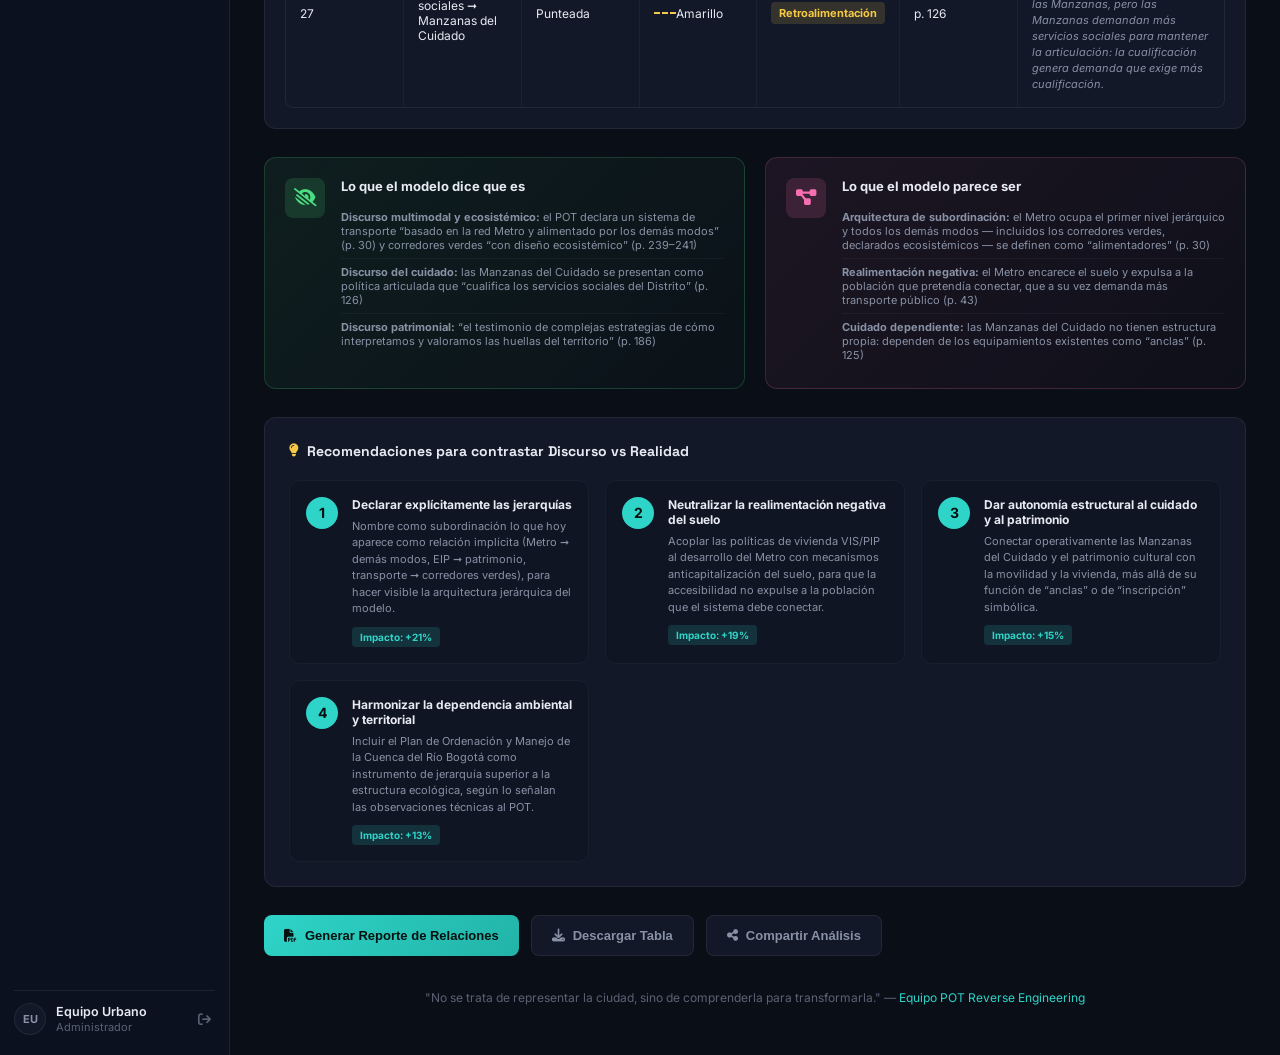
<file: modulo-03.html>
<!DOCTYPE html>
<html lang="es">
<head>
<meta charset="UTF-8">
<meta name="viewport" content="width=device-width, initial-scale=1.0">
<title>RAPOT · Discurso vs Realidad</title>
<link rel="preconnect" href="https://fonts.googleapis.com">
<link href="https://fonts.googleapis.com/css2?family=Inter:wght@400;500;600;700;800&family=Space+Grotesk:wght@500;600;700&display=swap" rel="stylesheet">
<link rel="stylesheet" href="https://cdnjs.cloudflare.com/ajax/libs/font-awesome/6.4.0/css/all.min.css">
<link rel="stylesheet" href="modulo-03.css">
</head>
<body>
<div class="app">

  <aside class="sidebar">
    <div class="brand">
      <div class="mark"><i class="fa-solid fa-diagram-project"></i></div>
      <span>RAPOT</span>
    </div>

    <div class="nav-group">
      <a href="dashboard.html" class="nav-item"><i class="fa-solid fa-house"></i> Dashboard</a>
    </div>

    <div class="nav-group">
      <div class="nav-label">MÓDULOS</div>
      <a href="modulo-01.html" class="nav-item"><span class="num">01</span><i class="fa-solid fa-diagram-project"></i> Construir la Red</a>
      <a href="modulo-02.html" class="nav-item"><span class="num">02</span><i class="fa-solid fa-chart-simple"></i> Medir la Red</a>
      <a href="modulo-03.html" class="nav-item active"><span class="num">03</span><i class="fa-solid fa-eye"></i> Discurso vs Realidad</a>
      <a href="modulo-04.html" class="nav-item"><span class="num">04</span><i class="fa-solid fa-bullseye"></i> Macromodelos</a>
      <a href="modulo-05.html" class="nav-item"><span class="num">05</span><i class="fa-solid fa-magnifying-glass"></i> Lo que no está</a>
      <a href="modulo-06.html" class="nav-item"><span class="num">06</span><i class="fa-solid fa-earth-americas"></i> POT ↔ ODS</a>
      <a href="modulo-07.html" class="nav-item"><span class="num">07</span><i class="fa-solid fa-flask"></i> Simulador</a>
      <a href="modulo-08.html" class="nav-item"><span class="num">08</span><i class="fa-solid fa-city"></i> Modelo Propio</a>
    </div>

    <div class="nav-group">
      <div class="nav-label">GESTIÓN</div>
      <a href="proyectos.html" class="nav-item"><i class="fa-solid fa-folder"></i> Proyectos</a>
      <a href="fuentes.html" class="nav-item"><i class="fa-solid fa-file-lines"></i> Fuentes y Documentos</a>
      <a href="favoritos.html" class="nav-item"><i class="fa-solid fa-star"></i> Favoritos</a>
      <a href="reportes.html" class="nav-item"><i class="fa-solid fa-chart-pie"></i> Reportes</a>
      <a href="configuracion.html" class="nav-item"><i class="fa-solid fa-gear"></i> Configuración</a>
    </div>

    <div class="sidebar-footer">
      <div class="avatar-sm">EU</div>
      <div class="user-meta">
        <div class="name">Equipo Urbano</div>
        <div class="role">Administrador</div>
      </div>
      <a href="demo.html" class="logout-btn"><i class="fa-solid fa-arrow-right-from-bracket"></i></a>
    </div>
  </aside>

  <main class="main">

    <div class="topbar">
      <h1>Discurso vs Realidad</h1>
      <div class="topbar-actions">
        <div class="search-box"><i class="fa-solid fa-magnifying-glass"></i> Buscar en el sistema...</div>
        <div class="icon-btn"><i class="fa-regular fa-bell"></i><span class="dot"></span></div>
        <div class="icon-btn"><i class="fa-regular fa-circle-question"></i></div>
        <div class="avatar-sm">EU</div>
      </div>
    </div>

    <div class="welcome">
      <h2>Discurso vs Realidad</h2>
      <p>Mapea las relaciones del texto del POT — dependencias, condicionamientos, causales, funcionales, complementariedades, conflictos, jerarquías y retroalimentaciones — y compara lo que el modelo <strong>dice que es</strong> con lo que <strong>parece ser</strong> cuando se le hace ingeniería inversa a su arquitectura relacional.</p>
    </div>

    <!-- INSIGHTS: tarjetas clicables para explorar la red -->
    <div class="ods-insight-stats" id="odsInsightStats">
      <div class="insight-card" data-insight="dependencias" style="--insight-color:#5b8def;" onclick="toggleInsight('dependencias')">
        <div class="insight-icon"><i class="fa-solid fa-link"></i></div>
        <div class="insight-title">Dependencias</div>
      </div>

      <div class="insight-card" data-insight="condicionamientos" style="--insight-color:#2fd4c8;" onclick="toggleInsight('condicionamientos')">
        <div class="insight-icon"><i class="fa-solid fa-sliders"></i></div>
        <div class="insight-title">Condicionamientos</div>
      </div>

      <div class="insight-card" data-insight="causales" style="--insight-color:#ef9552;" onclick="toggleInsight('causales')">
        <div class="insight-icon"><i class="fa-solid fa-bolt"></i></div>
        <div class="insight-title">Relaciones causales</div>
      </div>

      <div class="insight-card" data-insight="funcionales" style="--insight-color:#a276f2;" onclick="toggleInsight('funcionales')">
        <div class="insight-icon"><i class="fa-solid fa-gears"></i></div>
        <div class="insight-title">Funcionales</div>
      </div>

      <div class="insight-card" data-insight="complementariedades" style="--insight-color:#4ade80;" onclick="toggleInsight('complementariedades')">
        <div class="insight-icon"><i class="fa-solid fa-puzzle-piece"></i></div>
        <div class="insight-title">Complementariedades</div>
      </div>

      <div class="insight-card" data-insight="conflictos" style="--insight-color:#ef4444;" onclick="toggleInsight('conflictos')">
        <div class="insight-icon"><i class="fa-solid fa-bolt-lightning"></i></div>
        <div class="insight-title">Conflictos</div>
      </div>

      <div class="insight-card" data-insight="jerarquias" style="--insight-color:#f76fb0;" onclick="toggleInsight('jerarquias')">
        <div class="insight-icon"><i class="fa-solid fa-layer-group"></i></div>
        <div class="insight-title">Jerarquías</div>
      </div>

      <div class="insight-card" data-insight="retroalimentaciones" style="--insight-color:#f5c945;" onclick="toggleInsight('retroalimentaciones')">
        <div class="insight-icon"><i class="fa-solid fa-rotate"></i></div>
        <div class="insight-title">Retroalimentaciones</div>
      </div>

      <div class="insight-card" data-insight="todos" style="--insight-color:#2fd4c8;" onclick="toggleInsight('todos')">
        <div class="insight-icon"><i class="fa-solid fa-diagram-project"></i></div>
        <div class="insight-title">Ver toda la red</div>
      </div>
    </div>

    <!-- RED CONCEPTUAL -->
    <div class="network-section">
      <div class="network-header">
        <h3><i class="fa-solid fa-sitemap"></i> Red de Relaciones del POT — Interactiva</h3>
        <div class="network-controls">
          <button class="control-btn active" onclick="filterNetwork('all')">Todos</button>
          <button class="control-btn" onclick="filterNetwork('dependencia')">Dependencias</button>
          <button class="control-btn" onclick="filterNetwork('condicionamiento')">Condicionamientos</button>
          <button class="control-btn" onclick="filterNetwork('causal')">Causales</button>
          <button class="control-btn" onclick="filterNetwork('funcional')">Funcionales</button>
          <button class="control-btn" onclick="filterNetwork('complementariedad')">Complementariedades</button>
          <button class="control-btn" onclick="filterNetwork('conflicto')">Conflictos</button>
          <button class="control-btn" onclick="filterNetwork('jerarquia')">Jerarquías</button>
          <button class="control-btn" onclick="filterNetwork('retroalimentacion')">Retroalimentaciones</button>
        </div>
      </div>

      <div class="network-viz-wrap">
        <svg id="networkViz" viewBox="0 0 1470 780" preserveAspectRatio="xMidYMid meet"></svg>

        <div class="network-sidebar">
          <aside class="network-legend" id="networkLegend">
            <div class="legend-title">Convenciones</div>

            <label class="legend-item" data-type="dependencia">
              <input type="checkbox" checked>
              <span class="legend-swatch swatch-dependencia"></span>
              Dependencia
            </label>

            <label class="legend-item" data-type="condicionamiento">
              <input type="checkbox" checked>
              <span class="legend-swatch swatch-condicionamiento"></span>
              Condicionamiento
            </label>

            <label class="legend-item" data-type="causal">
              <input type="checkbox" checked>
              <span class="legend-swatch swatch-causal"></span>
              Relación causal
            </label>

            <label class="legend-item" data-type="funcional">
              <input type="checkbox" checked>
              <span class="legend-swatch swatch-funcional"></span>
              Relación funcional
            </label>

            <label class="legend-item" data-type="complementariedad">
              <input type="checkbox" checked>
              <span class="legend-swatch swatch-complementariedad"></span>
              Complementariedad
            </label>

            <label class="legend-item" data-type="conflicto">
              <input type="checkbox" checked>
              <span class="legend-swatch swatch-conflicto"></span>
              Conflicto
            </label>

            <label class="legend-item" data-type="jerarquia">
              <input type="checkbox" checked>
              <span class="legend-swatch swatch-jerarquia"></span>
              Jerarquía
            </label>

            <label class="legend-item" data-type="retroalimentacion">
              <input type="checkbox" checked>
              <span class="legend-swatch swatch-retroalimentacion"></span>
              Retroalimentación
            </label>

            <div class="legend-title">Tipo de línea</div>
            <div class="legend-item legend-static">
              <span class="legend-swatch swatch-solida"></span>
              Relación directa — continua
            </div>
            <div class="legend-item legend-static">
              <span class="legend-swatch swatch-punteada"></span>
              Retroalimentación — punteada
            </div>
            <div class="legend-item legend-static">
              <span class="legend-swatch swatch-doble"></span>
              Jerarquía — doble línea
            </div>
            <div class="legend-item legend-static">
              <span class="legend-swatch swatch-sinflecha"></span>
              Complementariedad / conflicto — sin flecha
            </div>

            <div class="legend-divider"></div>
            <div class="legend-hint">Clic en una línea: ver la relación, el tipo y la frase exacta del POT con su página.<br>Doble clic en una bola: apagarla/encenderla.<br>Triple clic en una bola: ver solo su flujo.</div>
          </aside>

          <div class="edge-info-panel" id="edgeInfoPanel">
            <div class="edge-info-header">
              <span id="edgeInfoTitle">Relación</span>
              <button class="edge-info-close" id="edgeInfoClose" type="button" aria-label="Cerrar">&times;</button>
            </div>
            <div class="edge-info-type" id="edgeInfoType"></div>
            <div class="edge-info-quote" id="edgeInfoQuote"></div>
            <div class="edge-info-page" id="edgeInfoPage"></div>
          </div>
        </div>
      </div>
    </div>

    <!-- TABLA DE SUSTENTO -->
    <div class="analysis-container">
      <div class="analysis-card full-width">
        <div class="card-header">
          <h3><i class="fa-solid fa-table"></i> Tabla de Relaciones — Red del POT (26 aristas)</h3>
        </div>

        <div class="matrix-container">
          <div class="matrix-row header">
            <div class="matrix-cell header-cell">#</div>
            <div class="matrix-cell header-cell">Relación</div>
            <div class="matrix-cell header-cell">Línea</div>
            <div class="matrix-cell header-cell">Color</div>
            <div class="matrix-cell header-cell">Tipo</div>
            <div class="matrix-cell header-cell">Página POT / Fuente</div>
            <div class="matrix-cell header-cell">Texto exacto y sustento</div>
          </div>

          <div class="matrix-row" data-edge="0">
            <div class="matrix-cell">1</div>
            <div class="matrix-cell">Metro ➞ Transporte público</div>
            <div class="matrix-cell">Continua</div>
            <div class="matrix-cell"><span class="legend-swatch swatch-dependencia" style="margin:0;"></span> Azul</div>
            <div class="matrix-cell"><span class="alignment-tag dep">Dependencia</span></div>
            <div class="matrix-cell">p. 30</div>
            <div class="matrix-cell quote-cell">“...conectadas por un sistema multimodal de transporte público... basadas en la red Metro y alimentadas por los demás modos y medios de transporte público como los corredores verdes, los cables y las ciclorrutas.” La estructura de transporte público depende funcionalmente de la red Metro: el sistema multimodal se organiza alrededor de ella.</div>
          </div>

          <div class="matrix-row" data-edge="1">
            <div class="matrix-cell">2</div>
            <div class="matrix-cell">Corredores verdes ➞ Transporte público</div>
            <div class="matrix-cell">Continua</div>
            <div class="matrix-cell"><span class="legend-swatch swatch-dependencia" style="margin:0;"></span> Azul</div>
            <div class="matrix-cell"><span class="alignment-tag dep">Dependencia</span></div>
            <div class="matrix-cell">p. 239–241</div>
            <div class="matrix-cell quote-cell">“...además del Metro, y para alimentarlo y complementarlo, están los corredores verdes, con diseño ecosistémico, transporte público eléctrico, ciclorrutas seguras y andenes, plazas y espacios de encuentro...” Los corredores verdes contienen los modos de transporte público eléctrico: su existencia y trazado dependen de la función de alimentar el sistema de transporte.</div>
          </div>

          <div class="matrix-row" data-edge="2">
            <div class="matrix-cell">3</div>
            <div class="matrix-cell">Corredores verdes ➞ Ciclorrutas</div>
            <div class="matrix-cell">Continua</div>
            <div class="matrix-cell"><span class="legend-swatch swatch-dependencia" style="margin:0;"></span> Azul</div>
            <div class="matrix-cell"><span class="alignment-tag dep">Dependencia</span></div>
            <div class="matrix-cell">p. 239–241</div>
            <div class="matrix-cell quote-cell">“...además del Metro, y para alimentarlo y complementarlo, están los corredores verdes, con diseño ecosistémico, transporte público eléctrico, ciclorrutas seguras y andenes, plazas y espacios de encuentro...” Los corredores verdes contienen e imponen a las ciclorrutas seguras: la cicloinfraestructura depende del trazado del corredor.</div>
          </div>

          <div class="matrix-row" data-edge="3">
            <div class="matrix-cell">4</div>
            <div class="matrix-cell">Equipamientos ➞ Manzanas del Cuidado</div>
            <div class="matrix-cell">Continua</div>
            <div class="matrix-cell"><span class="legend-swatch swatch-dependencia" style="margin:0;"></span> Azul</div>
            <div class="matrix-cell"><span class="alignment-tag dep">Dependencia</span></div>
            <div class="matrix-cell">p. 125</div>
            <div class="matrix-cell quote-cell">“Aprovechar los equipamientos existentes como anclas de las Manzanas del Cuidado, para que en estos diferentes entidades del Distrito cuiden a quienes nos cuidan, fue el cuello de botella que se resolvió con el pot.” Las Manzanas del Cuidado dependen de los equipamientos existentes: sin anclas, no hay manzanas.</div>
          </div>

          <div class="matrix-row" data-edge="4">
            <div class="matrix-cell">5</div>
            <div class="matrix-cell">Manzanas del Cuidado ➞ Servicios sociales</div>
            <div class="matrix-cell">Continua</div>
            <div class="matrix-cell"><span class="legend-swatch swatch-dependencia" style="margin:0;"></span> Azul</div>
            <div class="matrix-cell"><span class="alignment-tag dep">Dependencia</span></div>
            <div class="matrix-cell">p. 126</div>
            <div class="matrix-cell quote-cell">“...cualifica los servicios sociales del Distrito y hace efectiva la articulación interinstitucional.” Los servicios sociales dependen de las Manzanas del Cuidado para articularse: la cualificación declarada opera a través de ellas.</div>
          </div>

          <div class="matrix-row" data-edge="5">
            <div class="matrix-cell">6</div>
            <div class="matrix-cell">Servicios sociales ➞ Servicios de cuidado</div>
            <div class="matrix-cell">Continua</div>
            <div class="matrix-cell"><span class="legend-swatch swatch-dependencia" style="margin:0;"></span> Azul</div>
            <div class="matrix-cell"><span class="alignment-tag dep">Dependencia</span></div>
            <div class="matrix-cell">p. 122</div>
            <div class="matrix-cell quote-cell">“Las Manzanas del Cuidado son áreas acotadas que agrupan diversas infraestructuras para brindar servicios de manera simultánea y articulada a las personas cuidadoras, a quienes ellas cuidan y a sus familias.” Los servicios de cuidado dependen de la infraestructura social agrupada: el servicio no existe sin el equipamiento que lo contiene.</div>
          </div>

          <div class="matrix-row" data-edge="6">
            <div class="matrix-cell">7</div>
            <div class="matrix-cell">Metro ➞ Vivienda VIS/PIP</div>
            <div class="matrix-cell">Continua</div>
            <div class="matrix-cell"><span class="legend-swatch swatch-condicionamiento" style="margin:0;"></span> Turquesa</div>
            <div class="matrix-cell"><span class="alignment-tag cond">Condicionamiento</span></div>
            <div class="matrix-cell">p. 43</div>
            <div class="matrix-cell quote-cell">“Además del Metro, Bogotá necesita con urgencia ampliar sus entradas y salidas, tapar más huecos, hacer más vías, ciclorrutas, cables y corredores verdes con buses eléctricos para que el transporte público de calidad llegue a todas partes, conecte a la gente, la saque del trancón y la contaminación.” La inversión en Metro condiciona el valor y la localización de la vivienda: la accesibilidad que promete el Metro se capitaliza en el mercado de suelo.</div>
          </div>

          <div class="matrix-row" data-edge="7">
            <div class="matrix-cell">8</div>
            <div class="matrix-cell">Vivienda VIS/PIP ➞ Equipamientos</div>
            <div class="matrix-cell">Continua</div>
            <div class="matrix-cell"><span class="legend-swatch swatch-condicionamiento" style="margin:0;"></span> Turquesa</div>
            <div class="matrix-cell"><span class="alignment-tag cond">Condicionamiento</span></div>
            <div class="matrix-cell">p. 126</div>
            <div class="matrix-cell quote-cell">“Por un lado, priorizamos que los colegios o equipamientos educativos estén cerca de la vivienda o incluso cerca del trabajo de los padres.” La localización de la vivienda condiciona la ubicación de los equipamientos: la ciudad educativa se planea a partir del mapa de vivienda.</div>
          </div>

          <div class="matrix-row" data-edge="8">
            <div class="matrix-cell">9</div>
            <div class="matrix-cell">Corredores verdes ➞ Transporte público</div>
            <div class="matrix-cell">Continua</div>
            <div class="matrix-cell"><span class="legend-swatch swatch-condicionamiento" style="margin:0;"></span> Turquesa</div>
            <div class="matrix-cell"><span class="alignment-tag cond">Condicionamiento</span></div>
            <div class="matrix-cell">p. 30</div>
            <div class="matrix-cell quote-cell">“...conectadas por un sistema multimodal de transporte público... basadas en la red Metro y alimentadas por los demás modos... como los corredores verdes...” La cobertura del transporte público está condicionada por los corredores verdes: el modo eléctrico se define por el trazado ambiental.</div>
          </div>

          <div class="matrix-row" data-edge="9">
            <div class="matrix-cell">10</div>
            <div class="matrix-cell">Ciclorrutas ➞ Metro</div>
            <div class="matrix-cell">Continua</div>
            <div class="matrix-cell"><span class="legend-swatch swatch-condicionamiento" style="margin:0;"></span> Turquesa</div>
            <div class="matrix-cell"><span class="alignment-tag cond">Condicionamiento</span></div>
            <div class="matrix-cell">p. 43</div>
            <div class="matrix-cell quote-cell">“...hacer más vías, ciclorrutas, cables y corredores verdes con buses eléctricos para que el transporte público de calidad llegue a todas partes...” La expansión de ciclorrutas se condiciona al objetivo de conectar con la red Metro: la cicloinfraestructura se diseña como alimentadora del sistema principal.</div>
          </div>

          <div class="matrix-row" data-edge="10">
            <div class="matrix-cell">11</div>
            <div class="matrix-cell">EEP / Estructura ecológica ➞ Metro</div>
            <div class="matrix-cell">Continua</div>
            <div class="matrix-cell"><span class="legend-swatch swatch-causal" style="margin:0;"></span> Naranja</div>
            <div class="matrix-cell"><span class="alignment-tag causal">Relación causal</span></div>
            <div class="matrix-cell">p. 30</div>
            <div class="matrix-cell quote-cell">“...basadas en la red Metro y alimentadas por los demás modos...” La existencia de la red Metro como núcleo causa la subordinación del resto de modos: sin el Metro, el sistema multimodal no tendría la estructura que el POT describe.</div>
          </div>

          <div class="matrix-row" data-edge="11">
            <div class="matrix-cell">12</div>
            <div class="matrix-cell">Corredores verdes ➞ Servicios sociales</div>
            <div class="matrix-cell">Continua</div>
            <div class="matrix-cell"><span class="legend-swatch swatch-causal" style="margin:0;"></span> Naranja</div>
            <div class="matrix-cell"><span class="alignment-tag causal">Relación causal</span></div>
            <div class="matrix-cell">p. 30</div>
            <div class="matrix-cell quote-cell">“...corredores verdes, con diseño ecosistémico, transporte público eléctrico, ciclorrutas seguras y andenes, plazas y espacios de encuentro...” Los corredores verdes causan mejoras en los servicios sociales: el diseño ecosistémico reduce la carga térmica y de contaminación sobre la salud de quienes usan los servicios cercanos.</div>
          </div>

          <div class="matrix-row" data-edge="12">
            <div class="matrix-cell">13</div>
            <div class="matrix-cell">Manzanas del Cuidado ➞ Servicios sociales</div>
            <div class="matrix-cell">Continua</div>
            <div class="matrix-cell"><span class="legend-swatch swatch-causal" style="margin:0;"></span> Naranja</div>
            <div class="matrix-cell"><span class="alignment-tag causal">Relación causal</span></div>
            <div class="matrix-cell">p. 126</div>
            <div class="matrix-cell quote-cell">“...cualifica los servicios sociales del Distrito y hace efectiva la articulación interinstitucional.” La articulación de las Manzanas causa la cualificación de los servicios sociales: la simultaneidad del servicio es la causa directa del resultado declarado.</div>
          </div>

          <div class="matrix-row" data-edge="13">
            <div class="matrix-cell">14</div>
            <div class="matrix-cell">EEP / Estructura ecológica ➞ Río Bogotá (cuenca)</div>
            <div class="matrix-cell">Continua</div>
            <div class="matrix-cell"><span class="legend-swatch swatch-causal" style="margin:0;"></span> Naranja</div>
            <div class="matrix-cell"><span class="alignment-tag causal">Relación causal</span></div>
            <div class="matrix-cell">Fuente: CCB, Observaciones al POT</div>
            <div class="matrix-cell quote-cell">El POT omite el Plan de Ordenación y Manejo de la Cuenca del Río Bogotá en su jerarquía de instrumentos, pese a que la estructura ecológica depende directamente de la cuenca. La salud de la cuenca causa la funcionalidad de la estructura ecológica: si la cuenca se degrada, la EEP pierde su base hidrográfica.</div>
          </div>

          <div class="matrix-row" data-edge="14">
            <div class="matrix-cell">15</div>
            <div class="matrix-cell">Metro ➞ Corredores verdes</div>
            <div class="matrix-cell">Continua</div>
            <div class="matrix-cell"><span class="legend-swatch swatch-funcional" style="margin:0;"></span> Morado</div>
            <div class="matrix-cell"><span class="alignment-tag func">Relación funcional</span></div>
            <div class="matrix-cell">p. 239–241</div>
            <div class="matrix-cell quote-cell">“...además del Metro, y para alimentarlo y complementarlo, están los corredores verdes...” Los corredores verdes tienen la función de alimentar y complementar el Metro: su propósito estructural se define en relación con el sistema de transporte.</div>
          </div>

          <div class="matrix-row" data-edge="15">
            <div class="matrix-cell">16</div>
            <div class="matrix-cell">Equipamientos ➞ Servicios sociales</div>
            <div class="matrix-cell">Continua</div>
            <div class="matrix-cell"><span class="legend-swatch swatch-funcional" style="margin:0;"></span> Morado</div>
            <div class="matrix-cell"><span class="alignment-tag func">Relación funcional</span></div>
            <div class="matrix-cell">p. 126</div>
            <div class="matrix-cell quote-cell">“Por un lado, priorizamos que los colegios o equipamientos educativos estén cerca de la vivienda...” Los equipamientos funcionan como provisión física de los servicios sociales: su localización es la materialización del servicio.</div>
          </div>

          <div class="matrix-row" data-edge="16">
            <div class="matrix-cell">17</div>
            <div class="matrix-cell">Patrimonio cultural ➞ EEP / EIP</div>
            <div class="matrix-cell">Continua</div>
            <div class="matrix-cell"><span class="legend-swatch swatch-funcional" style="margin:0;"></span> Morado</div>
            <div class="matrix-cell"><span class="alignment-tag func">Relación funcional</span></div>
            <div class="matrix-cell">p. 196</div>
            <div class="matrix-cell quote-cell">“la EIP inscribe y precisa un sistema de relaciones del patrimonio cultural material, inmaterial y natural en el territorio.” El patrimonio cultural funciona como contenido de la EIP: su sistema de relaciones se precisa dentro de la estructura ecológica.</div>
          </div>

          <div class="matrix-row" data-edge="17">
            <div class="matrix-cell">18</div>
            <div class="matrix-cell">Corredores verdes ➞ Ciclorrutas</div>
            <div class="matrix-cell">Continua</div>
            <div class="matrix-cell"><span class="legend-swatch swatch-complementariedad" style="margin:0;"></span> Verde</div>
            <div class="matrix-cell"><span class="alignment-tag comp">Complementariedad</span></div>
            <div class="matrix-cell">p. 239–241</div>
            <div class="matrix-cell quote-cell">“...están los corredores verdes, con diseño ecosistémico, transporte público eléctrico, ciclorrutas seguras y andenes, plazas y espacios de encuentro...” Corredores verdes y ciclorrutas se complementan: el corredor aporta el trazado y la ciclorruta el modo activo; ambos se necesitan para el diseño ecosistémico completo.</div>
          </div>

          <div class="matrix-row" data-edge="18">
            <div class="matrix-cell">19</div>
            <div class="matrix-cell">Manzanas del Cuidado ➞ Equipamientos</div>
            <div class="matrix-cell">Continua</div>
            <div class="matrix-cell"><span class="legend-swatch swatch-complementariedad" style="margin:0;"></span> Verde</div>
            <div class="matrix-cell"><span class="alignment-tag comp">Complementariedad</span></div>
            <div class="matrix-cell">p. 125</div>
            <div class="matrix-cell quote-cell">“Aprovechar los equipamientos existentes como anclas de las Manzanas del Cuidado...” Manzanas del Cuidado y equipamientos se complementan: la manzana aporta la articulación social y el equipamiento la infraestructura; juntos forman el sistema de cuidado sin duplicarlo.</div>
          </div>

          <div class="matrix-row" data-edge="19">
            <div class="matrix-cell">20</div>
            <div class="matrix-cell">Transporte público ➞ Ciclorrutas</div>
            <div class="matrix-cell">Continua</div>
            <div class="matrix-cell"><span class="legend-swatch swatch-complementariedad" style="margin:0;"></span> Verde</div>
            <div class="matrix-cell"><span class="alignment-tag comp">Complementariedad</span></div>
            <div class="matrix-cell">p. 43</div>
            <div class="matrix-cell quote-cell">“...hacer más vías, ciclorrutas, cables y corredores verdes con buses eléctricos para que el transporte público de calidad llegue a todas partes...” El transporte público masivo y la ciclorruta se complementan: el bus eléctrico cubre distancias largas y la bicicleta las de proximidad; la calidad del transporte depende de ambos.</div>
          </div>

          <div class="matrix-row" data-edge="20">
            <div class="matrix-cell">21</div>
            <div class="matrix-cell">Metro ➞ Patrimonio cultural</div>
            <div class="matrix-cell">Continua</div>
            <div class="matrix-cell"><span class="legend-swatch swatch-conflicto" style="margin:0;"></span> Rojo</div>
            <div class="matrix-cell"><span class="alignment-tag conf">Conflicto</span></div>
            <div class="matrix-cell">p. 186 / p. 43</div>
            <div class="matrix-cell quote-cell">“...son el testimonio de complejas estrategias de cómo interpretamos y valoramos las huellas del territorio que habitamos.” (p. 186) y p. 43: el Metro avanza sobre territorios con huellas patrimoniales sin que la red de transporte declare mecanismos de protección del patrimonio arqueológico en su trazado; los dos sistemas compiten por el mismo suelo.</div>
          </div>

          <div class="matrix-row" data-edge="21">
            <div class="matrix-cell">22</div>
            <div class="matrix-cell">Metro ➞ EEP / Estructura ecológica</div>
            <div class="matrix-cell">Doble línea</div>
            <div class="matrix-cell"><span class="legend-swatch swatch-jerarquia" style="margin:0;"></span> Rosa</div>
            <div class="matrix-cell"><span class="alignment-tag jer">Jerarquía</span></div>
            <div class="matrix-cell">p. 30</div>
            <div class="matrix-cell quote-cell">“...basadas en la red Metro y alimentadas por los demás modos...” La red Metro ocupa el primer nivel de la jerarquía de transporte: todos los demás modos se definen como “alimentadores” de ella, sin simetría entre modos.</div>
          </div>

          <div class="matrix-row" data-edge="22">
            <div class="matrix-cell">23</div>
            <div class="matrix-cell">Patrimonio cultural ➞ EEP / EIP</div>
            <div class="matrix-cell">Doble línea</div>
            <div class="matrix-cell"><span class="legend-swatch swatch-jerarquia" style="margin:0;"></span> Rosa</div>
            <div class="matrix-cell"><span class="alignment-tag jer">Jerarquía</span></div>
            <div class="matrix-cell">p. 196</div>
            <div class="matrix-cell quote-cell">“la EIP inscribe y precisa un sistema de relaciones del patrimonio cultural material, inmaterial y natural en el territorio.” El patrimonio queda jerárquicamente subordinado a la EIP: la EIP “inscribe” al patrimonio, no al revés; el patrimonio hereda la posición de la estructura ecológica.</div>
          </div>

          <div class="matrix-row" data-edge="23">
            <div class="matrix-cell">24</div>
            <div class="matrix-cell">Transporte público ➞ Corredores verdes</div>
            <div class="matrix-cell">Doble línea</div>
            <div class="matrix-cell"><span class="legend-swatch swatch-jerarquia" style="margin:0;"></span> Rosa</div>
            <div class="matrix-cell"><span class="alignment-tag jer">Jerarquía</span></div>
            <div class="matrix-cell">p. 30</div>
            <div class="matrix-cell quote-cell">“...conectadas por un sistema multimodal de transporte público... basadas en la red Metro y alimentadas por los demás modos...” El sistema de transporte ordena jerárquicamente a los corredores verdes: estos son “modos y medios” que alimentan, no estructuras autónomas con propósito propio.</div>
          </div>

          <div class="matrix-row" data-edge="24">
            <div class="matrix-cell">25</div>
            <div class="matrix-cell">Vivienda VIS/PIP ➞ Metro</div>
            <div class="matrix-cell">Punteada</div>
            <div class="matrix-cell"><span class="legend-swatch swatch-retroalimentacion" style="margin:0;"></span> Amarillo</div>
            <div class="matrix-cell"><span class="alignment-tag retro">Retroalimentación</span></div>
            <div class="matrix-cell">p. 43</div>
            <div class="matrix-cell quote-cell">“...para que el transporte público de calidad llegue a todas partes, conecte a la gente, la saque del trancón y la contaminación.” El Metro aumenta el valor del suelo y la vivienda se encarece cerca de las estaciones; el encarecimiento expulsa a la población que el Metro pretendía conectar, que demanda más transporte público: el sistema se realimenta negativamente.</div>
          </div>

          <div class="matrix-row" data-edge="25">
            <div class="matrix-cell">26</div>
            <div class="matrix-cell">Corredores verdes ➞ Transporte público</div>
            <div class="matrix-cell">Punteada</div>
            <div class="matrix-cell"><span class="legend-swatch swatch-retroalimentacion" style="margin:0;"></span> Amarillo</div>
            <div class="matrix-cell"><span class="alignment-tag retro">Retroalimentación</span></div>
            <div class="matrix-cell">p. 30</div>
            <div class="matrix-cell quote-cell">“...basadas en la red Metro y alimentadas por los demás modos...” Los corredores verdes alimentan al transporte público, pero la expansión del transporte público exige más corredores: cada ampliación del sistema multimodal reclama nuevo trazado verde, realimentando la dependencia.</div>
          </div>

          <div class="matrix-row" data-edge="26">
            <div class="matrix-cell">27</div>
            <div class="matrix-cell">Servicios sociales ➞ Manzanas del Cuidado</div>
            <div class="matrix-cell">Punteada</div>
            <div class="matrix-cell"><span class="legend-swatch swatch-retroalimentacion" style="margin:0;"></span> Amarillo</div>
            <div class="matrix-cell"><span class="alignment-tag retro">Retroalimentación</span></div>
            <div class="matrix-cell">p. 126</div>
            <div class="matrix-cell quote-cell">“...cualifica los servicios sociales del Distrito y hace efectiva la articulación interinstitucional.” Los servicios sociales cualifican las Manzanas, pero las Manzanas demandan más servicios sociales para mantener la articulación: la cualificación genera demanda que exige más cualificación.</div>
          </div>
        </div>
      </div>
    </div>

    <!-- LECTURA DE LA RED -->
    <div class="synergies-section">
      <div class="synergies-grid">
        <div class="synergy-card success">
          <div class="synergy-icon"><i class="fa-solid fa-eye-low-vision"></i></div>
          <div class="synergy-content">
            <h4>Lo que el modelo dice que es</h4>
            <ul>
              <li><strong>Discurso multimodal y ecosistémico:</strong> el POT declara un sistema de transporte “basado en la red Metro y alimentado por los demás modos” (p. 30) y corredores verdes “con diseño ecosistémico” (p. 239–241)</li>
              <li><strong>Discurso del cuidado:</strong> las Manzanas del Cuidado se presentan como política articulada que “cualifica los servicios sociales del Distrito” (p. 126)</li>
              <li><strong>Discurso patrimonial:</strong> “el testimonio de complejas estrategias de cómo interpretamos y valoramos las huellas del territorio” (p. 186)</li>
            </ul>
          </div>
        </div>

        <div class="synergy-card conflict">
          <div class="synergy-icon"><i class="fa-solid fa-diagram-project"></i></div>
          <div class="synergy-content">
            <h4>Lo que el modelo parece ser</h4>
            <ul>
              <li><strong>Arquitectura de subordinación:</strong> el Metro ocupa el primer nivel jerárquico y todos los demás modos — incluidos los corredores verdes, declarados ecosistémicos — se definen como “alimentadores” (p. 30)</li>
              <li><strong>Realimentación negativa:</strong> el Metro encarece el suelo y expulsa a la población que pretendía conectar, que a su vez demanda más transporte público (p. 43)</li>
              <li><strong>Cuidado dependiente:</strong> las Manzanas del Cuidado no tienen estructura propia: dependen de los equipamientos existentes como “anclas” (p. 125)</li>
            </ul>
          </div>
        </div>
      </div>
    </div>

    <!-- RECOMENDACIONES -->
    <div class="recommendations-section">
      <h3><i class="fa-solid fa-lightbulb"></i> Recomendaciones para contrastar Discurso vs Realidad</h3>

      <div class="recommendations-grid">
        <div class="rec-card">
          <div class="rec-number">1</div>
          <div class="rec-content">
            <h4>Declarar explícitamente las jerarquías</h4>
            <p>Nombre como subordinación lo que hoy aparece como relación implícita (Metro ➞ demás modos, EIP ➞ patrimonio, transporte ➞ corredores verdes), para hacer visible la arquitectura jerárquica del modelo.
            <div class="rec-impact">
              <span class="impact-badge">Impacto: +21%</span>
            </div>
          </div>
        </div>

        <div class="rec-card">
          <div class="rec-number">2</div>
          <div class="rec-content">
            <h4>Neutralizar la realimentación negativa del suelo</h4>
            <p>Acoplar las políticas de vivienda VIS/PIP al desarrollo del Metro con mecanismos anticapitalización del suelo, para que la accesibilidad no expulse a la población que el sistema debe conectar.
            <div class="rec-impact">
              <span class="impact-badge">Impacto: +19%</span>
            </div>
          </div>
        </div>

        <div class="rec-card">
          <div class="rec-number">3</div>
          <div class="rec-content">
            <h4>Dar autonomía estructural al cuidado y al patrimonio</h4>
            <p>Conectar operativamente las Manzanas del Cuidado y el patrimonio cultural con la movilidad y la vivienda, más allá de su función de “anclas” o de “inscripción” simbólica.
            <div class="rec-impact">
              <span class="impact-badge">Impacto: +15%</span>
            </div>
          </div>
        </div>

        <div class="rec-card">
          <div class="rec-number">4</div>
          <div class="rec-content">
            <h4>Harmonizar la dependencia ambiental y territorial</h4>
            <p>Incluir el Plan de Ordenación y Manejo de la Cuenca del Río Bogotá como instrumento de jerarquía superior a la estructura ecológica, según lo señalan las observaciones técnicas al POT.
            <div class="rec-impact">
              <span class="impact-badge">Impacto: +13%</span>
            </div>
          </div>
        </div>
      </div>
    </div>

    <!-- BOTONES DE ACCIÓN -->
    <div class="action-buttons">
      <button class="btn-primary" onclick="generateODSReport()">
        <i class="fa-solid fa-file-pdf"></i> Generar Reporte de Relaciones
      </button>
      <button class="btn-secondary" onclick="downloadAlignment()">
        <i class="fa-solid fa-download"></i> Descargar Tabla
      </button>
      <button class="btn-secondary" onclick="shareAnalysis()">
        <i class="fa-solid fa-share-nodes"></i> Compartir Análisis
      </button>
    </div>

    <footer>
      "No se trata de representar la ciudad, sino de comprenderla para transformarla." — <span>Equipo POT Reverse Engineering</span>
    </footer>

  </main>

</div>

<script src="modulo-03.js"></script>

</body>
</html>
</file>
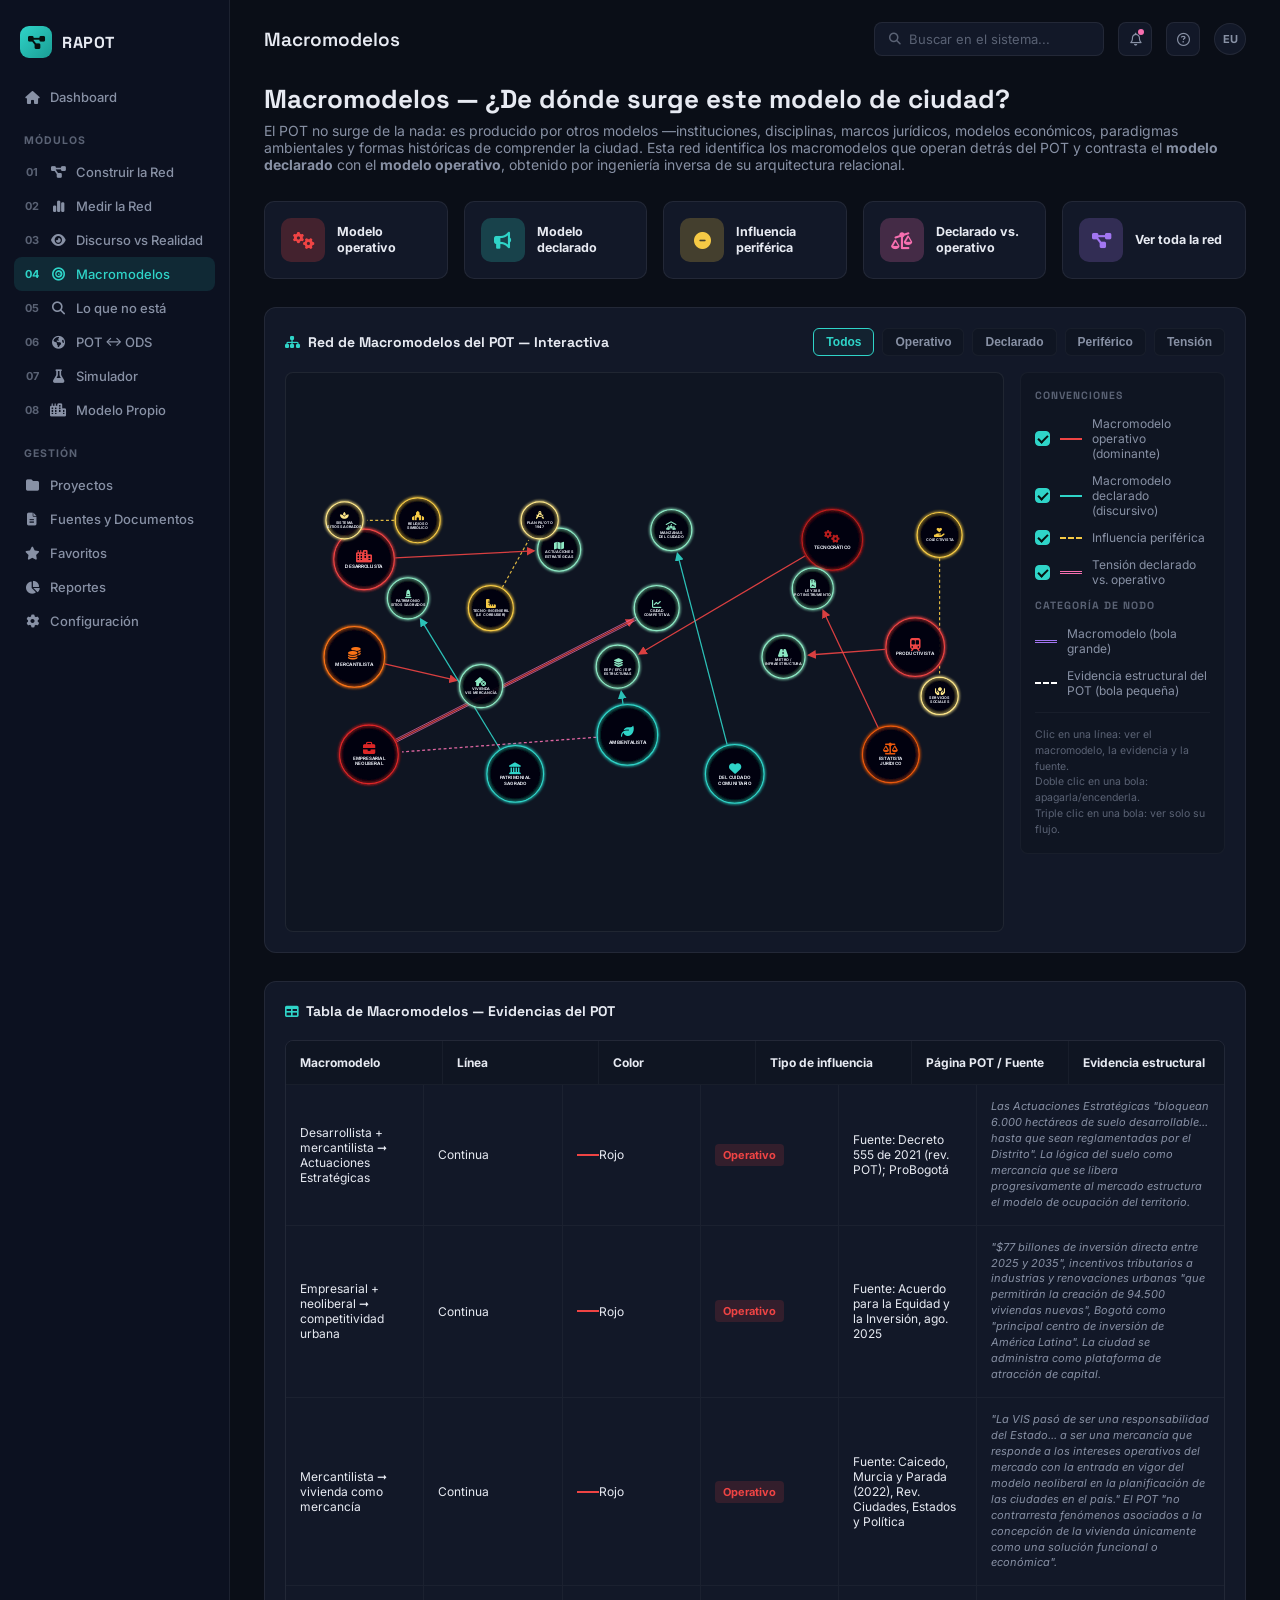
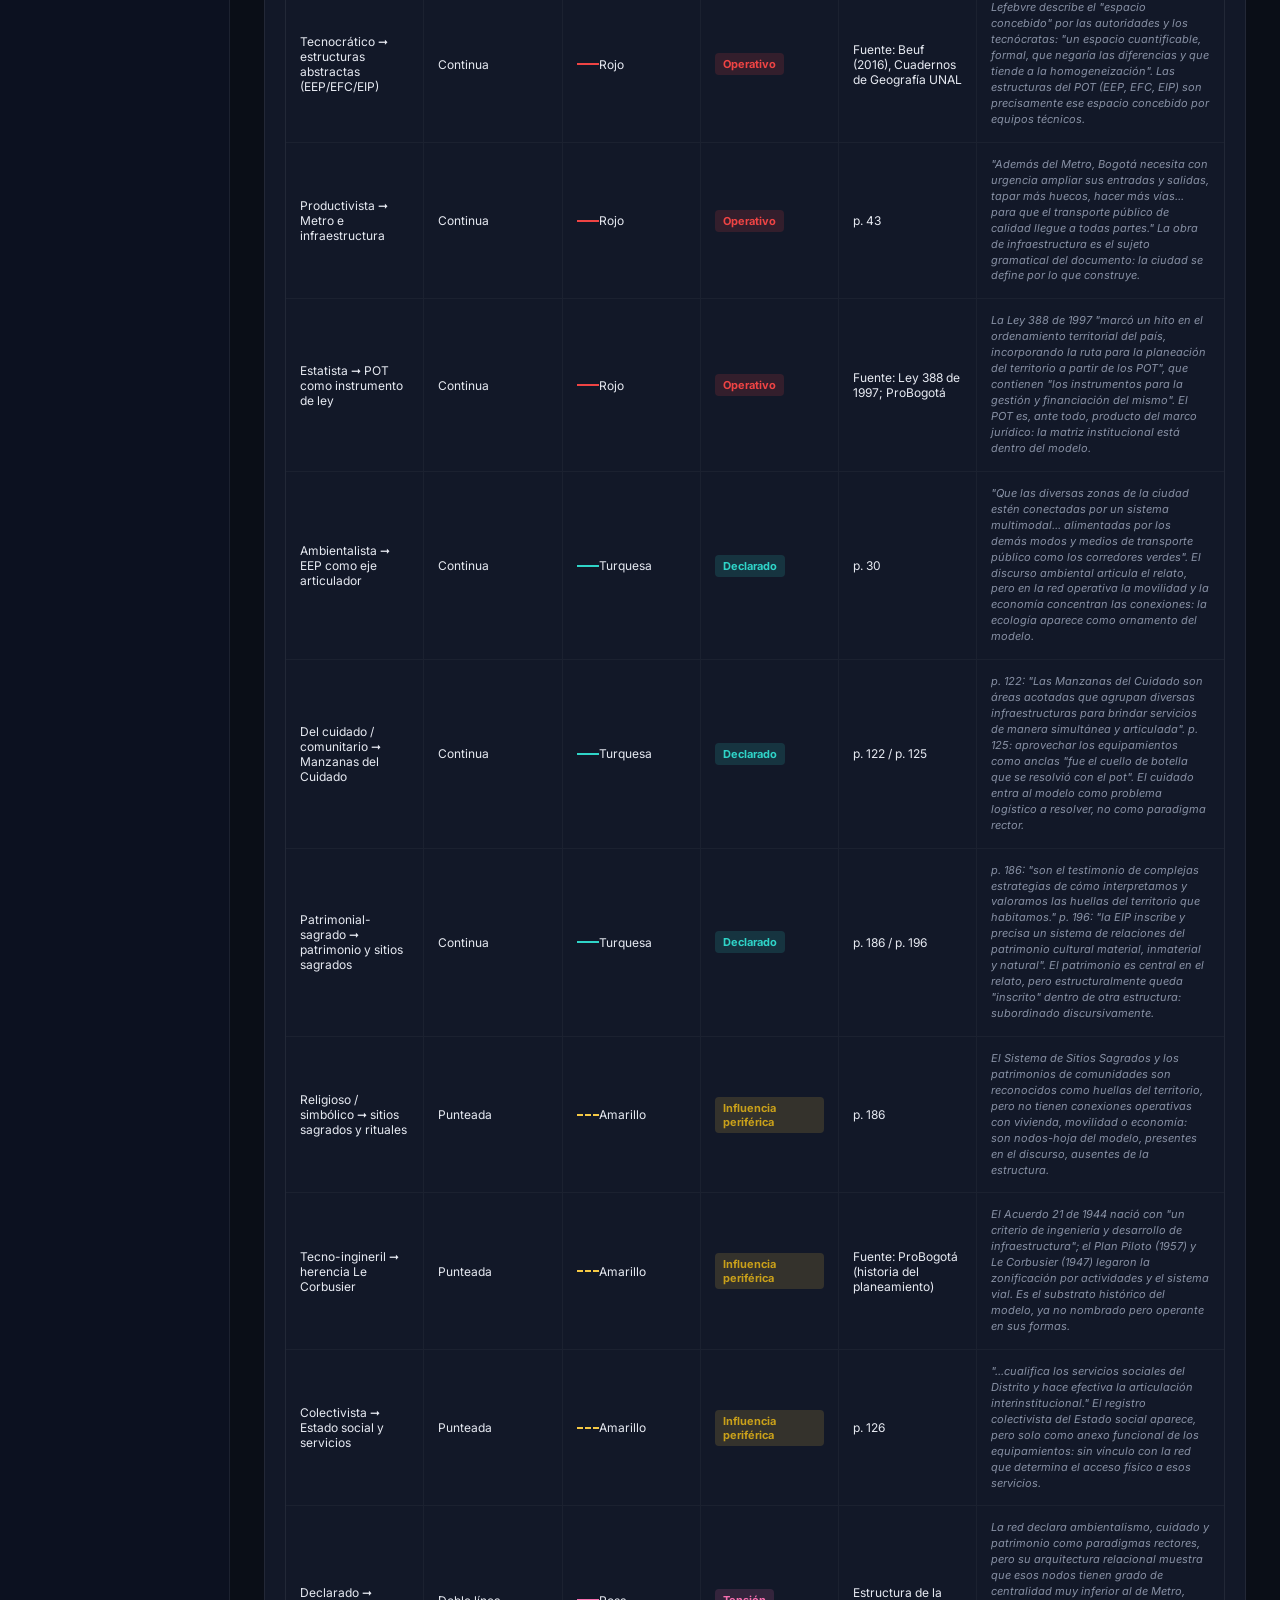
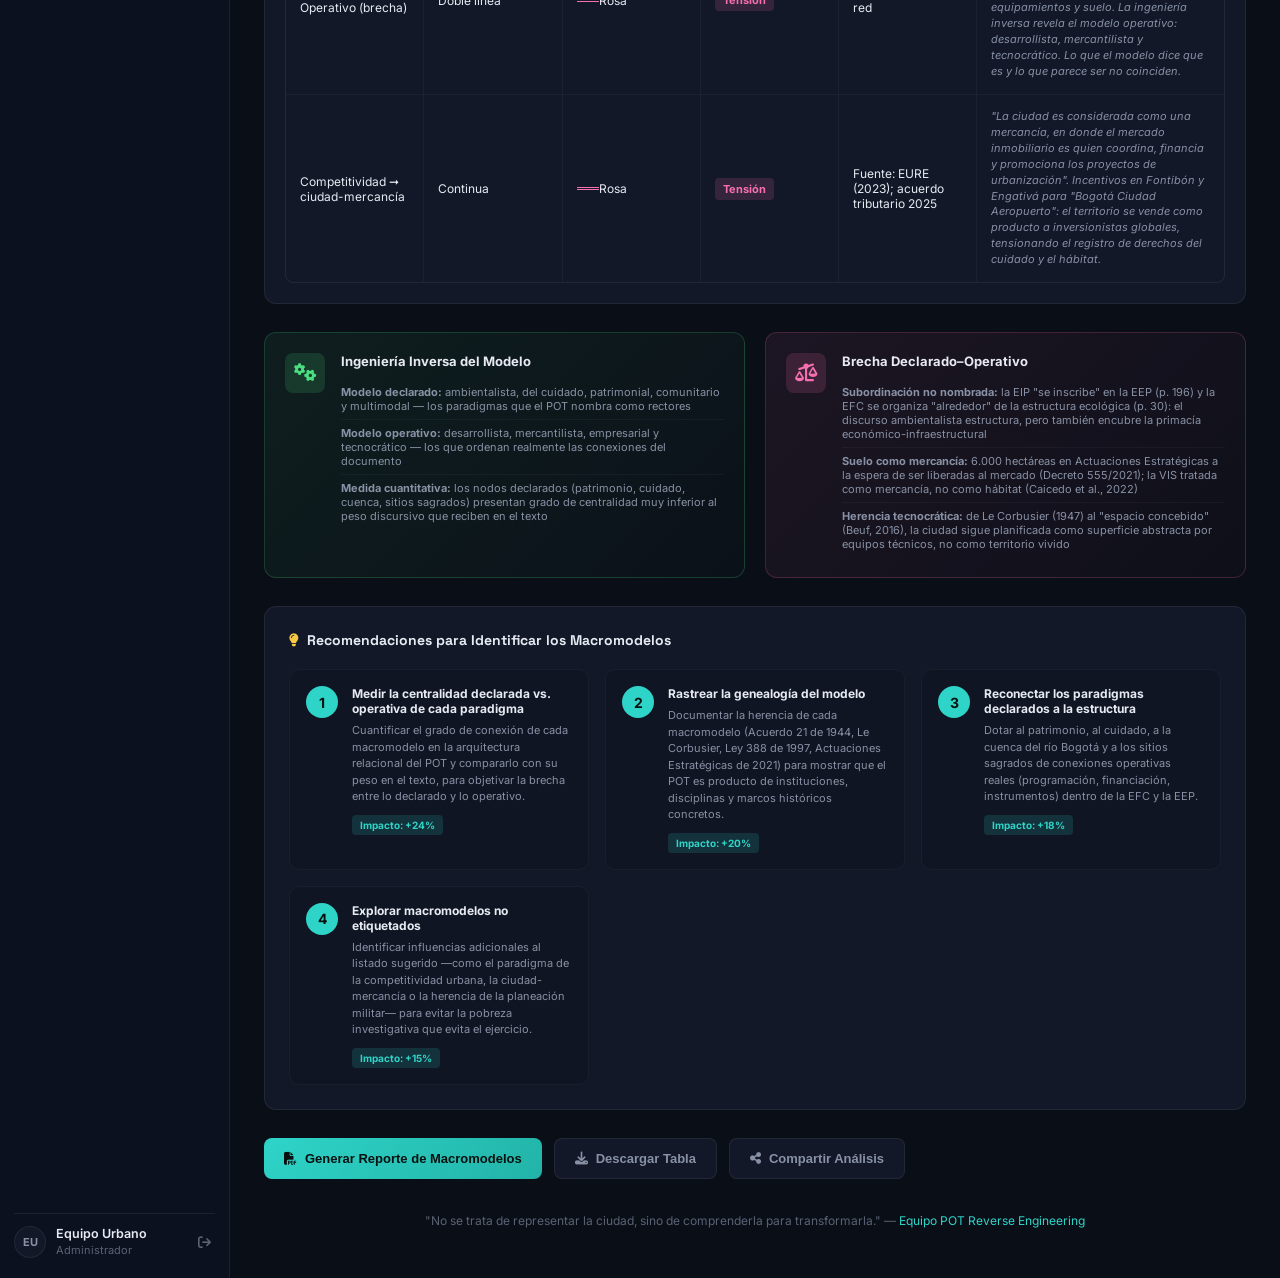
<file: modulo-04.html>
<!DOCTYPE html>
<html lang="es">
<head>
<meta charset="UTF-8">
<meta name="viewport" content="width=device-width, initial-scale=1.0">
<title>RAPOT · Macromodelos</title>
<link rel="preconnect" href="https://fonts.googleapis.com">
<link href="https://fonts.googleapis.com/css2?family=Inter:wght@400;500;600;700;800&family=Space+Grotesk:wght@500;600;700&display=swap" rel="stylesheet">
<link rel="stylesheet" href="https://cdnjs.cloudflare.com/ajax/libs/font-awesome/6.4.0/css/all.min.css">
<link rel="stylesheet" href="modulo-04.css">
</head>
<body>
<div class="app">

  <aside class="sidebar">
    <div class="brand">
      <div class="mark"><i class="fa-solid fa-diagram-project"></i></div>
      <span>RAPOT</span>
    </div>

    <div class="nav-group">
      <a href="dashboard.html" class="nav-item"><i class="fa-solid fa-house"></i> Dashboard</a>
    </div>

    <div class="nav-group">
      <div class="nav-label">MÓDULOS</div>
      <a href="modulo-01.html" class="nav-item"><span class="num">01</span><i class="fa-solid fa-diagram-project"></i> Construir la Red</a>
      <a href="modulo-02.html" class="nav-item"><span class="num">02</span><i class="fa-solid fa-chart-simple"></i> Medir la Red</a>
      <a href="modulo-03.html" class="nav-item"><span class="num">03</span><i class="fa-solid fa-eye"></i> Discurso vs Realidad</a>
      <a href="modulo-04.html" class="nav-item active"><span class="num">04</span><i class="fa-solid fa-bullseye"></i> Macromodelos</a>
      <a href="modulo-05.html" class="nav-item"><span class="num">05</span><i class="fa-solid fa-magnifying-glass"></i> Lo que no está</a>
      <a href="modulo-06.html" class="nav-item"><span class="num">06</span><i class="fa-solid fa-earth-americas"></i> POT ↔ ODS</a>
      <a href="modulo-07.html" class="nav-item"><span class="num">07</span><i class="fa-solid fa-flask"></i> Simulador</a>
      <a href="modulo-08.html" class="nav-item"><span class="num">08</span><i class="fa-solid fa-city"></i> Modelo Propio</a>
    </div>

    <div class="nav-group">
      <div class="nav-label">GESTIÓN</div>
      <a href="proyectos.html" class="nav-item"><i class="fa-solid fa-folder"></i> Proyectos</a>
      <a href="fuentes.html" class="nav-item"><i class="fa-solid fa-file-lines"></i> Fuentes y Documentos</a>
      <a href="favoritos.html" class="nav-item"><i class="fa-solid fa-star"></i> Favoritos</a>
      <a href="reportes.html" class="nav-item"><i class="fa-solid fa-chart-pie"></i> Reportes</a>
      <a href="configuracion.html" class="nav-item"><i class="fa-solid fa-gear"></i> Configuración</a>
    </div>

    <div class="sidebar-footer">
      <div class="avatar-sm">EU</div>
      <div class="user-meta">
        <div class="name">Equipo Urbano</div>
        <div class="role">Administrador</div>
      </div>
      <a href="demo.html" class="logout-btn"><i class="fa-solid fa-arrow-right-from-bracket"></i></a>
    </div>
  </aside>

  <main class="main">

    <div class="topbar">
      <h1>Macromodelos</h1>
      <div class="topbar-actions">
        <div class="search-box"><i class="fa-solid fa-magnifying-glass"></i> Buscar en el sistema...</div>
        <div class="icon-btn"><i class="fa-regular fa-bell"></i><span class="dot"></span></div>
        <div class="icon-btn"><i class="fa-regular fa-circle-question"></i></div>
        <div class="avatar-sm">EU</div>
      </div>
    </div>

    <div class="welcome">
      <h2>Macromodelos — ¿De dónde surge este modelo de ciudad?</h2>
      <p>El POT no surge de la nada: es producido por otros modelos —instituciones, disciplinas, marcos jurídicos, modelos económicos, paradigmas ambientales y formas históricas de comprender la ciudad. Esta red identifica los macromodelos que operan detrás del POT y contrasta el <strong>modelo declarado</strong> con el <strong>modelo operativo</strong>, obtenido por ingeniería inversa de su arquitectura relacional.</p>
    </div>

    <!-- INSIGHTS: tarjetas clicables para explorar la red -->
    <div class="ods-insight-stats" id="odsInsightStats">
      <div class="insight-card" data-insight="operativo" style="--insight-color:#ef4444;" onclick="toggleInsight('operativo')">
        <div class="insight-icon"><i class="fa-solid fa-gears"></i></div>
        <div class="insight-title">Modelo operativo</div>
      </div>

      <div class="insight-card" data-insight="declarado" style="--insight-color:#2fd4c8;" onclick="toggleInsight('declarado')">
        <div class="insight-icon"><i class="fa-solid fa-bullhorn"></i></div>
        <div class="insight-title">Modelo declarado</div>
      </div>

      <div class="insight-card" data-insight="periferico" style="--insight-color:#f5c945;" onclick="toggleInsight('periferico')">
        <div class="insight-icon"><i class="fa-solid fa-circle-minus"></i></div>
        <div class="insight-title">Influencia periférica</div>
      </div>

      <div class="insight-card" data-insight="tension" style="--insight-color:#f76fb0;" onclick="toggleInsight('tension')">
        <div class="insight-icon"><i class="fa-solid fa-scale-unbalanced"></i></div>
        <div class="insight-title">Declarado vs. operativo</div>
      </div>

      <div class="insight-card" data-insight="todos" style="--insight-color:#a276f2;" onclick="toggleInsight('todos')">
        <div class="insight-icon"><i class="fa-solid fa-diagram-project"></i></div>
        <div class="insight-title">Ver toda la red</div>
      </div>
    </div>

    <!-- RED CONCEPTUAL -->
    <div class="network-section">
      <div class="network-header">
        <h3><i class="fa-solid fa-sitemap"></i> Red de Macromodelos del POT — Interactiva</h3>
        <div class="network-controls">
          <button class="control-btn active" onclick="filterNetwork('all')">Todos</button>
          <button class="control-btn" onclick="filterNetwork('operativo')">Operativo</button>
          <button class="control-btn" onclick="filterNetwork('declarado')">Declarado</button>
          <button class="control-btn" onclick="filterNetwork('periferico')">Periférico</button>
          <button class="control-btn" onclick="filterNetwork('tension')">Tensión</button>
        </div>
      </div>

      <div class="network-viz-wrap">
        <svg id="networkViz" viewBox="0 0 1470 780" preserveAspectRatio="xMidYMid meet"></svg>

        <div class="network-sidebar">
          <aside class="network-legend" id="networkLegend">
            <div class="legend-title">Convenciones</div>

            <label class="legend-item" data-type="operativo">
              <input type="checkbox" checked>
              <span class="legend-swatch swatch-operativo"></span>
              Macromodelo operativo (dominante)
            </label>

            <label class="legend-item" data-type="declarado">
              <input type="checkbox" checked>
              <span class="legend-swatch swatch-declarado"></span>
              Macromodelo declarado (discursivo)
            </label>

            <label class="legend-item" data-type="periferico">
              <input type="checkbox" checked>
              <span class="legend-swatch swatch-periferico"></span>
              Influencia periférica
            </label>

            <label class="legend-item" data-type="tension">
              <input type="checkbox" checked>
              <span class="legend-swatch swatch-tension"></span>
              Tensión declarado vs. operativo
            </label>

            <div class="legend-title">Categoría de nodo</div>
            <div class="legend-item legend-static">
              <span class="legend-swatch swatch-macro"></span>
              Macromodelo (bola grande)
            </div>
            <div class="legend-item legend-static">
              <span class="legend-swatch swatch-evi"></span>
              Evidencia estructural del POT (bola pequeña)
            </div>

            <div class="legend-divider"></div>
            <div class="legend-hint">Clic en una línea: ver el macromodelo, la evidencia y la fuente.<br>Doble clic en una bola: apagarla/encenderla.<br>Triple clic en una bola: ver solo su flujo.</div>
          </aside>

          <div class="edge-info-panel" id="edgeInfoPanel">
            <div class="edge-info-header">
              <span id="edgeInfoTitle">Macromodelo</span>
              <button class="edge-info-close" id="edgeInfoClose" type="button" aria-label="Cerrar">&times;</button>
            </div>
            <div class="edge-info-type" id="edgeInfoType"></div>
            <div class="edge-info-quote" id="edgeInfoQuote"></div>
            <div class="edge-info-page" id="edgeInfoPage"></div>
          </div>
        </div>
      </div>
    </div>

    <!-- TABLA DE SUSTENTO -->
    <div class="analysis-container">
      <div class="analysis-card full-width">
        <div class="card-header">
          <h3><i class="fa-solid fa-table"></i> Tabla de Macromodelos — Evidencias del POT</h3>
        </div>

        <div class="matrix-container">
          <div class="matrix-row header">
            <div class="matrix-cell header-cell">Macromodelo</div>
            <div class="matrix-cell header-cell">Línea</div>
            <div class="matrix-cell header-cell">Color</div>
            <div class="matrix-cell header-cell">Tipo de influencia</div>
            <div class="matrix-cell header-cell">Página POT / Fuente</div>
            <div class="matrix-cell header-cell">Evidencia estructural</div>
          </div>

          <div class="matrix-row" data-edge="0">
            <div class="matrix-cell">Desarrollista + mercantilista ➞ Actuaciones Estratégicas</div>
            <div class="matrix-cell">Continua</div>
            <div class="matrix-cell"><span class="legend-swatch swatch-operativo" style="margin:0;"></span> Rojo</div>
            <div class="matrix-cell"><span class="alignment-tag strong oper">Operativo</span></div>
            <div class="matrix-cell">Fuente: Decreto 555 de 2021 (rev. POT); ProBogotá</div>
            <div class="matrix-cell quote-cell">Las Actuaciones Estratégicas "bloquean 6.000 hectáreas de suelo desarrollable... hasta que sean reglamentadas por el Distrito". La lógica del suelo como mercancía que se libera progresivamente al mercado estructura el modelo de ocupación del territorio.</div>
          </div>

          <div class="matrix-row" data-edge="1">
            <div class="matrix-cell">Empresarial + neoliberal ➞ competitividad urbana</div>
            <div class="matrix-cell">Continua</div>
            <div class="matrix-cell"><span class="legend-swatch swatch-operativo" style="margin:0;"></span> Rojo</div>
            <div class="matrix-cell"><span class="alignment-tag strong oper">Operativo</span></div>
            <div class="matrix-cell">Fuente: Acuerdo para la Equidad y la Inversión, ago. 2025</div>
            <div class="matrix-cell quote-cell">"$77 billones de inversión directa entre 2025 y 2035", incentivos tributarios a industrias y renovaciones urbanas "que permitirán la creación de 94.500 viviendas nuevas", Bogotá como "principal centro de inversión de América Latina". La ciudad se administra como plataforma de atracción de capital.</div>
          </div>

          <div class="matrix-row" data-edge="2">
            <div class="matrix-cell">Mercantilista ➞ vivienda como mercancía</div>
            <div class="matrix-cell">Continua</div>
            <div class="matrix-cell"><span class="legend-swatch swatch-operativo" style="margin:0;"></span> Rojo</div>
            <div class="matrix-cell"><span class="alignment-tag strong oper">Operativo</span></div>
            <div class="matrix-cell">Fuente: Caicedo, Murcia y Parada (2022), Rev. Ciudades, Estados y Política</div>
            <div class="matrix-cell quote-cell">"La VIS pasó de ser una responsabilidad del Estado... a ser una mercancía que responde a los intereses operativos del mercado con la entrada en vigor del modelo neoliberal en la planificación de las ciudades en el país." El POT "no contrarresta fenómenos asociados a la concepción de la vivienda únicamente como una solución funcional o económica".</div>
          </div>

          <div class="matrix-row" data-edge="3">
            <div class="matrix-cell">Tecnocrático ➞ estructuras abstractas (EEP/EFC/EIP)</div>
            <div class="matrix-cell">Continua</div>
            <div class="matrix-cell"><span class="legend-swatch swatch-operativo" style="margin:0;"></span> Rojo</div>
            <div class="matrix-cell"><span class="alignment-tag strong oper">Operativo</span></div>
            <div class="matrix-cell">Fuente: Beuf (2016), Cuadernos de Geografía UNAL</div>
            <div class="matrix-cell quote-cell">Lefebvre describe el "espacio concebido" por las autoridades y los tecnócratas: "un espacio cuantificable, formal, que negaría las diferencias y que tiende a la homogeneización". Las estructuras del POT (EEP, EFC, EIP) son precisamente ese espacio concebido por equipos técnicos.</div>
          </div>

          <div class="matrix-row" data-edge="4">
            <div class="matrix-cell">Productivista ➞ Metro e infraestructura</div>
            <div class="matrix-cell">Continua</div>
            <div class="matrix-cell"><span class="legend-swatch swatch-operativo" style="margin:0;"></span> Rojo</div>
            <div class="matrix-cell"><span class="alignment-tag strong oper">Operativo</span></div>
            <div class="matrix-cell">p. 43</div>
            <div class="matrix-cell quote-cell">"Además del Metro, Bogotá necesita con urgencia ampliar sus entradas y salidas, tapar más huecos, hacer más vías... para que el transporte público de calidad llegue a todas partes." La obra de infraestructura es el sujeto gramatical del documento: la ciudad se define por lo que construye.</div>
          </div>

          <div class="matrix-row" data-edge="5">
            <div class="matrix-cell">Estatista ➞ POT como instrumento de ley</div>
            <div class="matrix-cell">Continua</div>
            <div class="matrix-cell"><span class="legend-swatch swatch-operativo" style="margin:0;"></span> Rojo</div>
            <div class="matrix-cell"><span class="alignment-tag strong oper">Operativo</span></div>
            <div class="matrix-cell">Fuente: Ley 388 de 1997; ProBogotá</div>
            <div class="matrix-cell quote-cell">La Ley 388 de 1997 "marcó un hito en el ordenamiento territorial del país, incorporando la ruta para la planeación del territorio a partir de los POT", que contienen "los instrumentos para la gestión y financiación del mismo". El POT es, ante todo, producto del marco jurídico: la matriz institucional está dentro del modelo.</div>
          </div>

          <div class="matrix-row" data-edge="6">
            <div class="matrix-cell">Ambientalista ➞ EEP como eje articulador</div>
            <div class="matrix-cell">Continua</div>
            <div class="matrix-cell"><span class="legend-swatch swatch-declarado" style="margin:0;"></span> Turquesa</div>
            <div class="matrix-cell"><span class="alignment-tag strong decl">Declarado</span></div>
            <div class="matrix-cell">p. 30</div>
            <div class="matrix-cell quote-cell">"Que las diversas zonas de la ciudad estén conectadas por un sistema multimodal... alimentadas por los demás modos y medios de transporte público como los corredores verdes". El discurso ambiental articula el relato, pero en la red operativa la movilidad y la economía concentran las conexiones: la ecología aparece como ornamento del modelo.</div>
          </div>

          <div class="matrix-row" data-edge="7">
            <div class="matrix-cell">Del cuidado / comunitario ➞ Manzanas del Cuidado</div>
            <div class="matrix-cell">Continua</div>
            <div class="matrix-cell"><span class="legend-swatch swatch-declarado" style="margin:0;"></span> Turquesa</div>
            <div class="matrix-cell"><span class="alignment-tag strong decl">Declarado</span></div>
            <div class="matrix-cell">p. 122 / p. 125</div>
            <div class="matrix-cell quote-cell">p. 122: "Las Manzanas del Cuidado son áreas acotadas que agrupan diversas infraestructuras para brindar servicios de manera simultánea y articulada". p. 125: aprovechar los equipamientos como anclas "fue el cuello de botella que se resolvió con el pot". El cuidado entra al modelo como problema logístico a resolver, no como paradigma rector.</div>
          </div>

          <div class="matrix-row" data-edge="8">
            <div class="matrix-cell">Patrimonial-sagrado ➞ patrimonio y sitios sagrados</div>
            <div class="matrix-cell">Continua</div>
            <div class="matrix-cell"><span class="legend-swatch swatch-declarado" style="margin:0;"></span> Turquesa</div>
            <div class="matrix-cell"><span class="alignment-tag strong decl">Declarado</span></div>
            <div class="matrix-cell">p. 186 / p. 196</div>
            <div class="matrix-cell quote-cell">p. 186: "son el testimonio de complejas estrategias de cómo interpretamos y valoramos las huellas del territorio que habitamos." p. 196: "la EIP inscribe y precisa un sistema de relaciones del patrimonio cultural material, inmaterial y natural". El patrimonio es central en el relato, pero estructuralmente queda "inscrito" dentro de otra estructura: subordinado discursivamente.</div>
          </div>

          <div class="matrix-row" data-edge="9">
            <div class="matrix-cell">Religioso / simbólico ➞ sitios sagrados y rituales</div>
            <div class="matrix-cell">Punteada</div>
            <div class="matrix-cell"><span class="legend-swatch swatch-periferico" style="margin:0;"></span> Amarillo</div>
            <div class="matrix-cell"><span class="alignment-tag strong peri">Influencia periférica</span></div>
            <div class="matrix-cell">p. 186</div>
            <div class="matrix-cell quote-cell">El Sistema de Sitios Sagrados y los patrimonios de comunidades son reconocidos como huellas del territorio, pero no tienen conexiones operativas con vivienda, movilidad o economía: son nodos-hoja del modelo, presentes en el discurso, ausentes de la estructura.</div>
          </div>

          <div class="matrix-row" data-edge="10">
            <div class="matrix-cell">Tecno-ingineril ➞ herencia Le Corbusier</div>
            <div class="matrix-cell">Punteada</div>
            <div class="matrix-cell"><span class="legend-swatch swatch-periferico" style="margin:0;"></span> Amarillo</div>
            <div class="matrix-cell"><span class="alignment-tag strong peri">Influencia periférica</span></div>
            <div class="matrix-cell">Fuente: ProBogotá (historia del planeamiento)</div>
            <div class="matrix-cell quote-cell">El Acuerdo 21 de 1944 nació con "un criterio de ingeniería y desarrollo de infraestructura"; el Plan Piloto (1957) y Le Corbusier (1947) legaron la zonificación por actividades y el sistema vial. Es el substrato histórico del modelo, ya no nombrado pero operante en sus formas.</div>
          </div>

          <div class="matrix-row" data-edge="11">
            <div class="matrix-cell">Colectivista ➞ Estado social y servicios</div>
            <div class="matrix-cell">Punteada</div>
            <div class="matrix-cell"><span class="legend-swatch swatch-periferico" style="margin:0;"></span> Amarillo</div>
            <div class="matrix-cell"><span class="alignment-tag strong peri">Influencia periférica</span></div>
            <div class="matrix-cell">p. 126</div>
            <div class="matrix-cell quote-cell">"...cualifica los servicios sociales del Distrito y hace efectiva la articulación interinstitucional." El registro colectivista del Estado social aparece, pero solo como anexo funcional de los equipamientos: sin vínculo con la red que determina el acceso físico a esos servicios.</div>
          </div>

          <div class="matrix-row" data-edge="12">
            <div class="matrix-cell">Declarado ➞ Operativo (brecha)</div>
            <div class="matrix-cell">Doble línea</div>
            <div class="matrix-cell"><span class="legend-swatch swatch-tension" style="margin:0;"></span> Rosa</div>
            <div class="matrix-cell"><span class="alignment-tag strong tens">Tensión</span></div>
            <div class="matrix-cell">Estructura de la red</div>
            <div class="matrix-cell quote-cell">La red declara ambientalismo, cuidado y patrimonio como paradigmas rectores, pero su arquitectura relacional muestra que esos nodos tienen grado de centralidad muy inferior al de Metro, equipamientos y suelo. La ingeniería inversa revela el modelo operativo: desarrollista, mercantilista y tecnocrático. Lo que el modelo dice que es y lo que parece ser no coinciden.</div>
          </div>

          <div class="matrix-row" data-edge="13">
            <div class="matrix-cell">Competitividad ➞ ciudad-mercancía</div>
            <div class="matrix-cell">Continua</div>
            <div class="matrix-cell"><span class="legend-swatch swatch-tension" style="margin:0;"></span> Rosa</div>
            <div class="matrix-cell"><span class="alignment-tag strong tens">Tensión</span></div>
            <div class="matrix-cell">Fuente: EURE (2023); acuerdo tributario 2025</div>
            <div class="matrix-cell quote-cell">"La ciudad es considerada como una mercancía, en donde el mercado inmobiliario es quien coordina, financia y promociona los proyectos de urbanización". Incentivos en Fontibón y Engativá para "Bogotá Ciudad Aeropuerto": el territorio se vende como producto a inversionistas globales, tensionando el registro de derechos del cuidado y el hábitat.</div>
          </div>
        </div>
      </div>
    </div>

    <!-- LECTURA DE LA RED -->
    <div class="synergies-section">
      <div class="synergies-grid">
        <div class="synergy-card success">
          <div class="synergy-icon"><i class="fa-solid fa-gears"></i></div>
          <div class="synergy-content">
            <h4>Ingeniería Inversa del Modelo</h4>
            <ul>
              <li><strong>Modelo declarado:</strong> ambientalista, del cuidado, patrimonial, comunitario y multimodal — los paradigmas que el POT nombra como rectores</li>
              <li><strong>Modelo operativo:</strong> desarrollista, mercantilista, empresarial y tecnocrático — los que ordenan realmente las conexiones del documento</li>
              <li><strong>Medida cuantitativa:</strong> los nodos declarados (patrimonio, cuidado, cuenca, sitios sagrados) presentan grado de centralidad muy inferior al peso discursivo que reciben en el texto</li>
            </ul>
          </div>
        </div>

        <div class="synergy-card conflict">
          <div class="synergy-icon"><i class="fa-solid fa-scale-unbalanced"></i></div>
          <div class="synergy-content">
            <h4>Brecha Declarado–Operativo</h4>
            <ul>
              <li><strong>Subordinación no nombrada:</strong> la EIP "se inscribe" en la EEP (p. 196) y la EFC se organiza "alrededor" de la estructura ecológica (p. 30): el discurso ambientalista estructura, pero también encubre la primacía económico-infraestructural</li>
              <li><strong>Suelo como mercancía:</strong> 6.000 hectáreas en Actuaciones Estratégicas a la espera de ser liberadas al mercado (Decreto 555/2021); la VIS tratada como mercancía, no como hábitat (Caicedo et al., 2022)</li>
              <li><strong>Herencia tecnocrática:</strong> de Le Corbusier (1947) al "espacio concebido" (Beuf, 2016), la ciudad sigue planificada como superficie abstracta por equipos técnicos, no como territorio vivido</li>
            </ul>
          </div>
        </div>
      </div>
    </div>

    <!-- RECOMENDACIONES -->
    <div class="recommendations-section">
      <h3><i class="fa-solid fa-lightbulb"></i> Recomendaciones para Identificar los Macromodelos</h3>

      <div class="recommendations-grid">
        <div class="rec-card">
          <div class="rec-number">1</div>
          <div class="rec-content">
            <h4>Medir la centralidad declarada vs. operativa de cada paradigma</h4>
            <p>Cuantificar el grado de conexión de cada macromodelo en la arquitectura relacional del POT y compararlo con su peso en el texto, para objetivar la brecha entre lo declarado y lo operativo.
            <div class="rec-impact">
              <span class="impact-badge">Impacto: +24%</span>
            </div>
          </div>
        </div>

        <div class="rec-card">
          <div class="rec-number">2</div>
          <div class="rec-content">
            <h4>Rastrear la genealogía del modelo</h4>
            <p>Documentar la herencia de cada macromodelo (Acuerdo 21 de 1944, Le Corbusier, Ley 388 de 1997, Actuaciones Estratégicas de 2021) para mostrar que el POT es producto de instituciones, disciplinas y marcos históricos concretos.
            <div class="rec-impact">
              <span class="impact-badge">Impacto: +20%</span>
            </div>
          </div>
        </div>

        <div class="rec-card">
          <div class="rec-number">3</div>
          <div class="rec-content">
            <h4>Reconectar los paradigmas declarados a la estructura</h4>
            <p>Dotar al patrimonio, al cuidado, a la cuenca del río Bogotá y a los sitios sagrados de conexiones operativas reales (programación, financiación, instrumentos) dentro de la EFC y la EEP.
            <div class="rec-impact">
              <span class="impact-badge">Impacto: +18%</span>
            </div>
          </div>
        </div>

        <div class="rec-card">
          <div class="rec-number">4</div>
          <div class="rec-content">
            <h4>Explorar macromodelos no etiquetados</h4>
            <p>Identificar influencias adicionales al listado sugerido —como el paradigma de la competitividad urbana, la ciudad-mercancía o la herencia de la planeación militar— para evitar la pobreza investigativa que evita el ejercicio.
            <div class="rec-impact">
              <span class="impact-badge">Impacto: +15%</span>
            </div>
          </div>
        </div>
      </div>
    </div>

    <!-- BOTONES DE ACCIÓN -->
    <div class="action-buttons">
      <button class="btn-primary" onclick="generateODSReport()">
        <i class="fa-solid fa-file-pdf"></i> Generar Reporte de Macromodelos
      </button>
      <button class="btn-secondary" onclick="downloadAlignment()">
        <i class="fa-solid fa-download"></i> Descargar Tabla
      </button>
      <button class="btn-secondary" onclick="shareAnalysis()">
        <i class="fa-solid fa-share-nodes"></i> Compartir Análisis
      </button>
    </div>

    <footer>
      "No se trata de representar la ciudad, sino de comprenderla para transformarla." — <span>Equipo POT Reverse Engineering</span>
    </footer>

  </main>

</div>

<script src="modulo-04.js"></script>

</body>
</html>
</file>
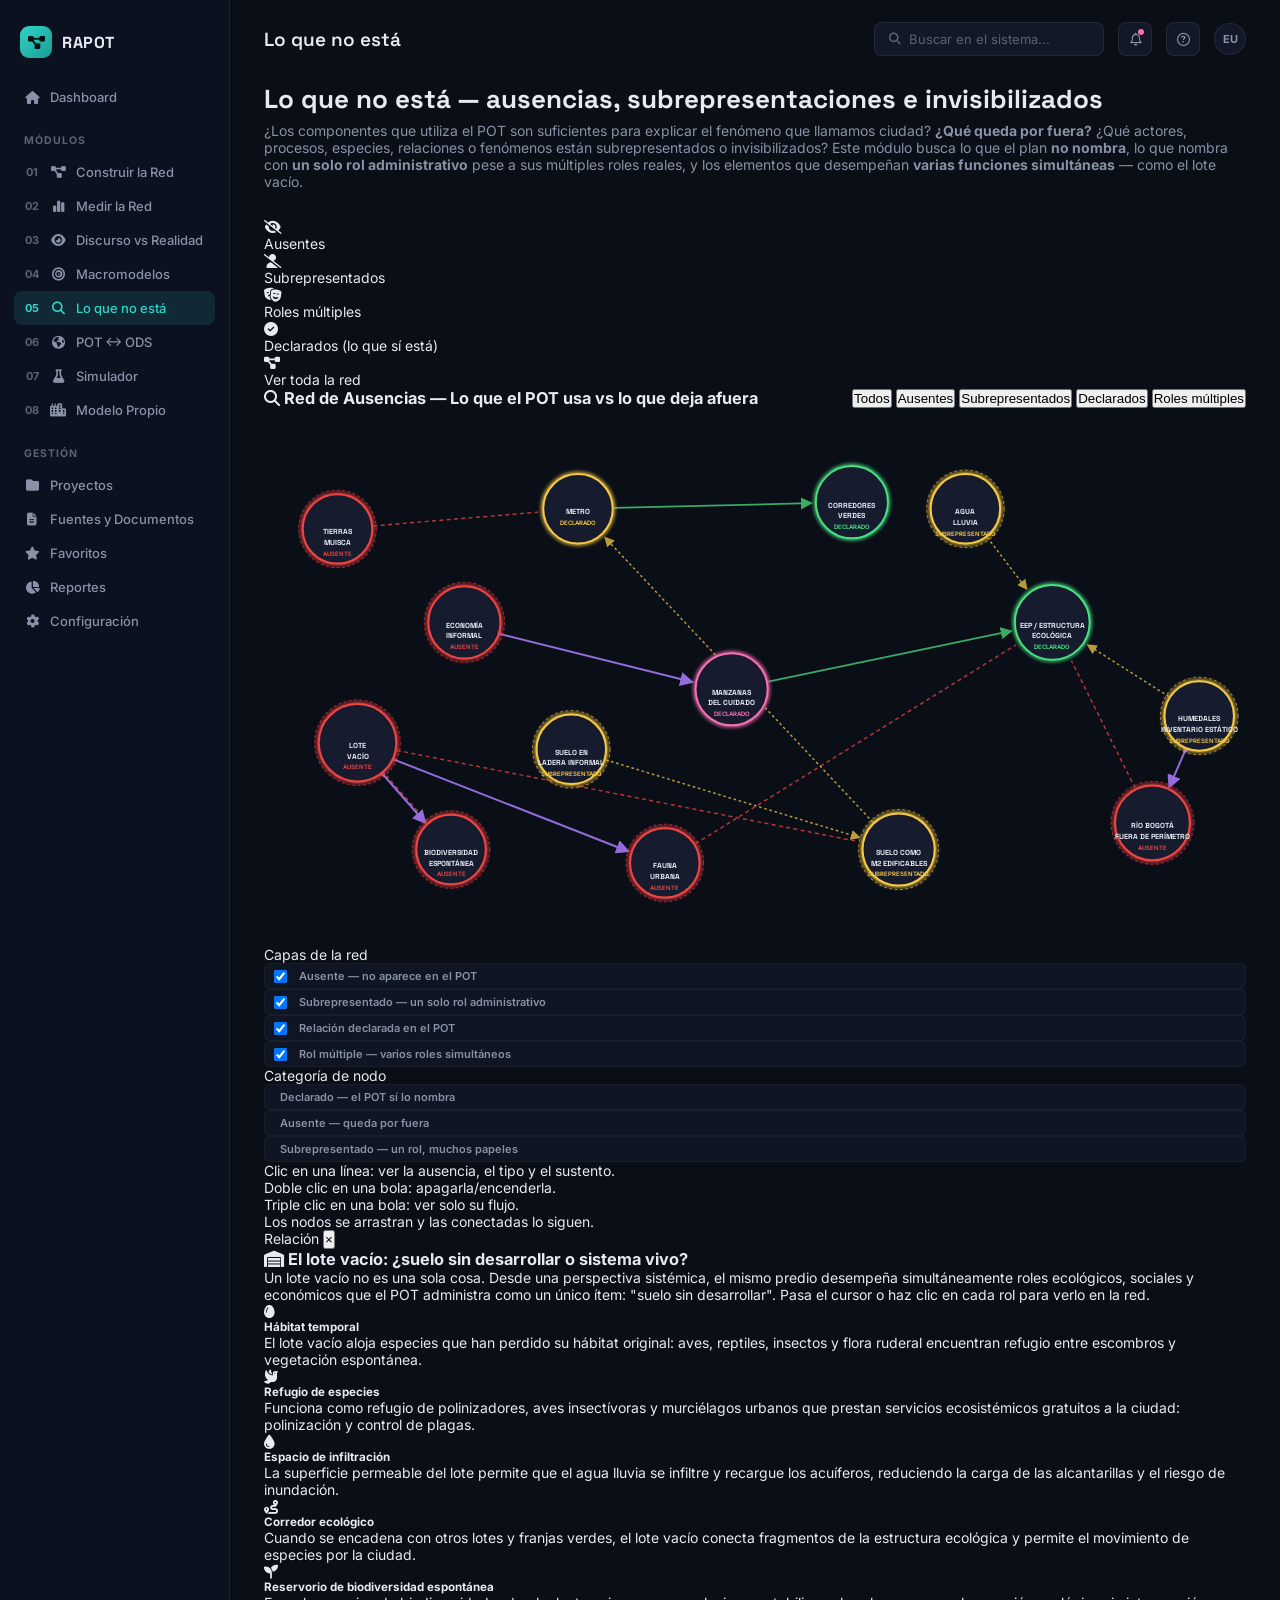
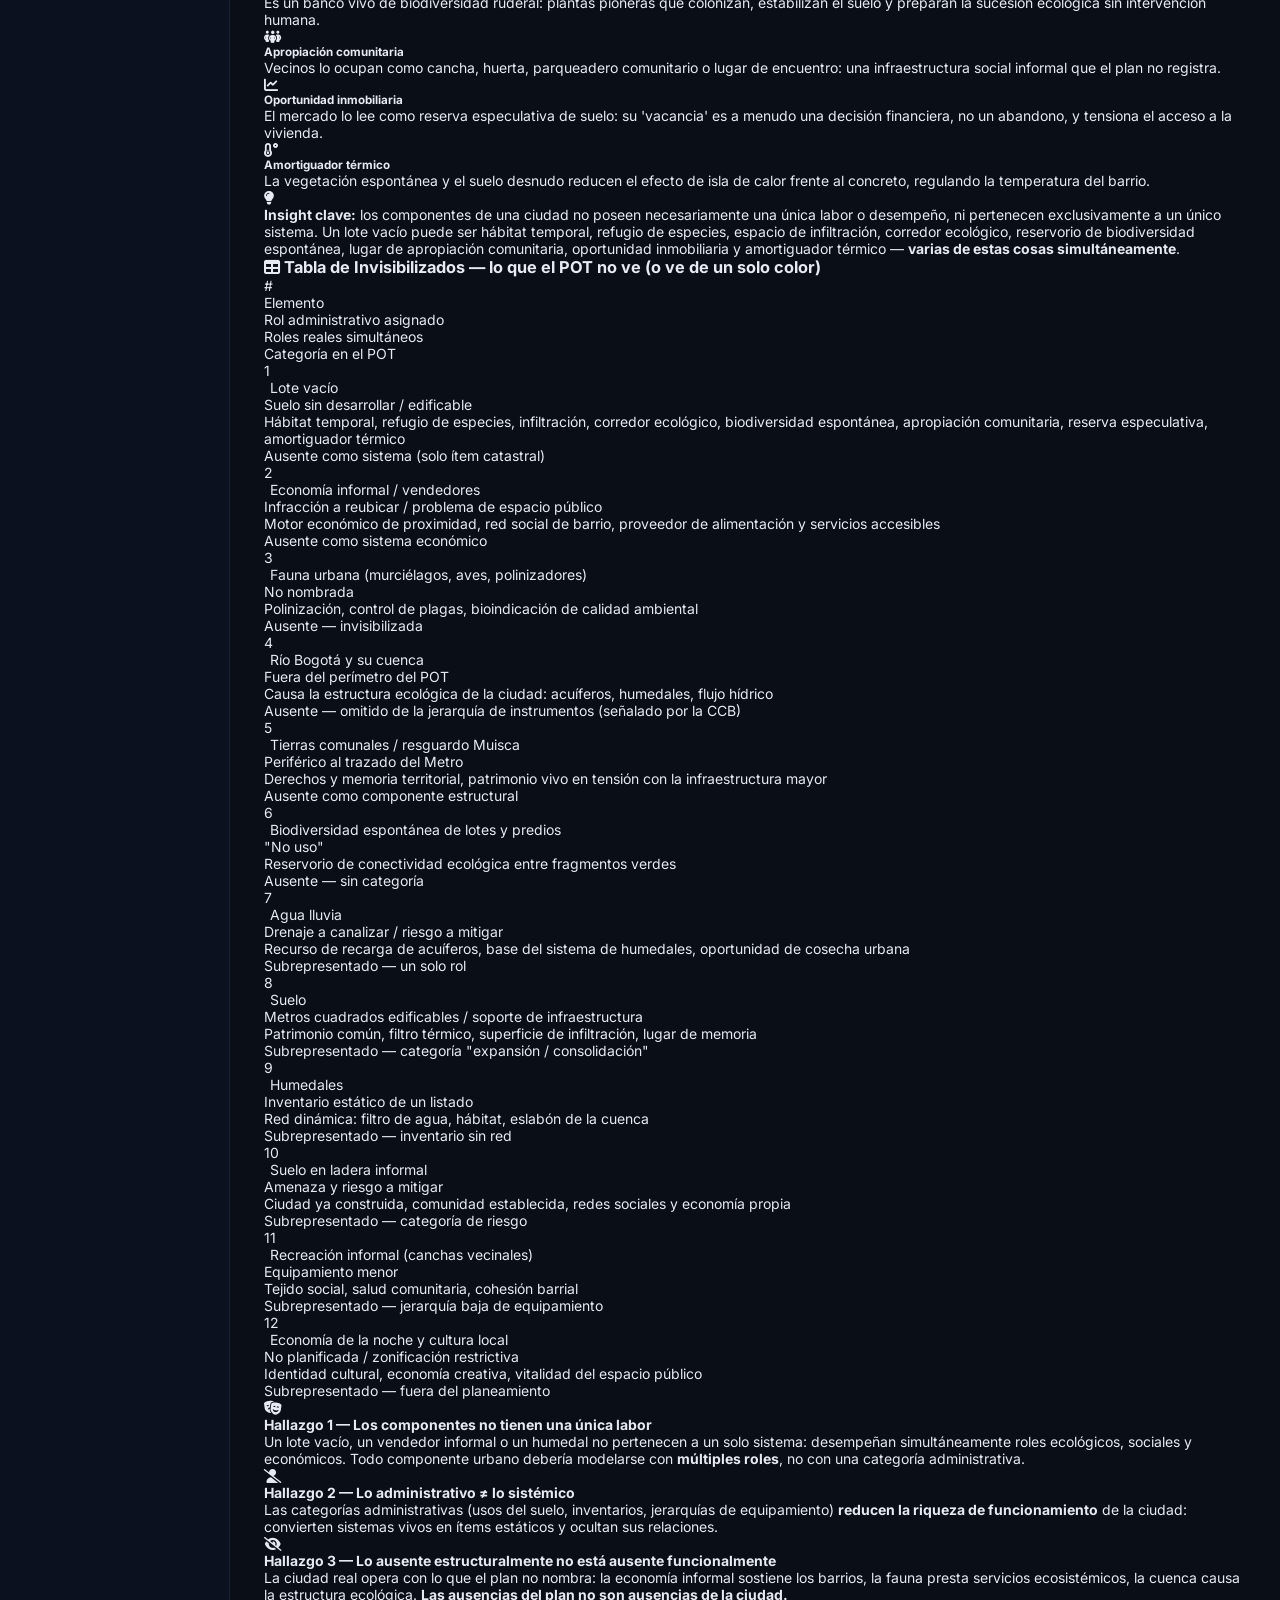
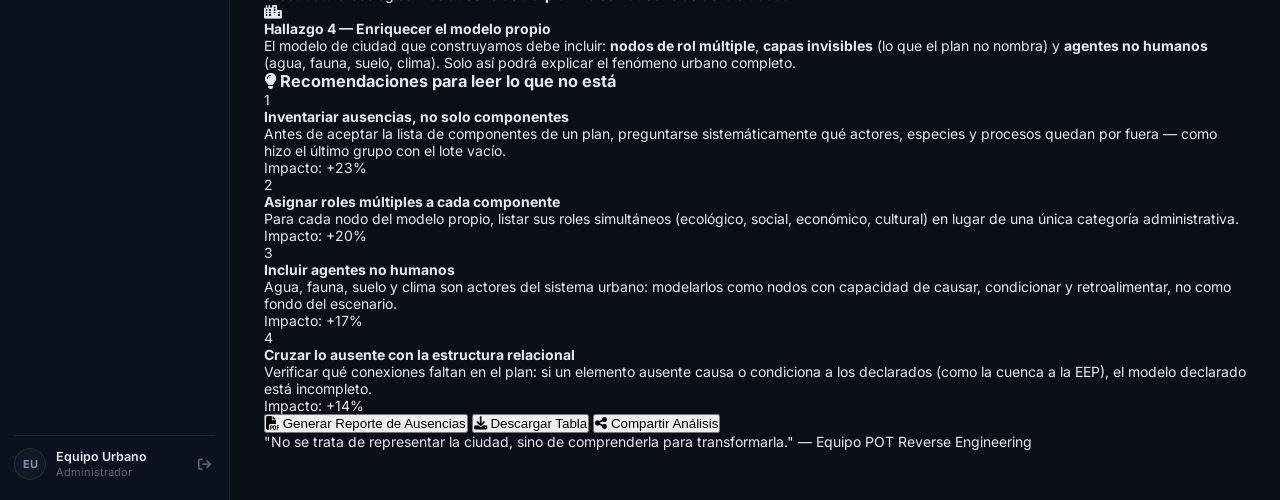
<file: modulo-05.html>
<!DOCTYPE html>
<html lang="es">
<head>
<meta charset="UTF-8">
<meta name="viewport" content="width=device-width, initial-scale=1.0">
<title>RAPOT · Lo que no está</title>
<link rel="preconnect" href="https://fonts.googleapis.com">
<link href="https://fonts.googleapis.com/css2?family=Inter:wght@400;500;600;700;800&family=Space+Grotesk:wght@500;600;700&display=swap" rel="stylesheet">
<link rel="stylesheet" href="https://cdnjs.cloudflare.com/ajax/libs/font-awesome/6.4.0/css/all.min.css">
<link rel="stylesheet" href="modulo-05.css">
</head>
<body>
<div class="app">

  <aside class="sidebar">
    <div class="brand">
      <div class="mark"><i class="fa-solid fa-diagram-project"></i></div>
      <span>RAPOT</span>
    </div>

    <div class="nav-group">
      <a href="dashboard.html" class="nav-item"><i class="fa-solid fa-house"></i> Dashboard</a>
    </div>

    <div class="nav-group">
      <div class="nav-label">MÓDULOS</div>
      <a href="modulo-01.html" class="nav-item"><span class="num">01</span><i class="fa-solid fa-diagram-project"></i> Construir la Red</a>
      <a href="modulo-02.html" class="nav-item"><span class="num">02</span><i class="fa-solid fa-chart-simple"></i> Medir la Red</a>
      <a href="modulo-03.html" class="nav-item"><span class="num">03</span><i class="fa-solid fa-eye"></i> Discurso vs Realidad</a>
      <a href="modulo-04.html" class="nav-item"><span class="num">04</span><i class="fa-solid fa-bullseye"></i> Macromodelos</a>
      <a href="modulo-05.html" class="nav-item active"><span class="num">05</span><i class="fa-solid fa-magnifying-glass"></i> Lo que no está</a>
      <a href="modulo-06.html" class="nav-item"><span class="num">06</span><i class="fa-solid fa-earth-americas"></i> POT ↔ ODS</a>
      <a href="modulo-07.html" class="nav-item"><span class="num">07</span><i class="fa-solid fa-flask"></i> Simulador</a>
      <a href="modulo-08.html" class="nav-item"><span class="num">08</span><i class="fa-solid fa-city"></i> Modelo Propio</a>
    </div>

    <div class="nav-group">
      <div class="nav-label">GESTIÓN</div>
      <a href="proyectos.html" class="nav-item"><i class="fa-solid fa-folder"></i> Proyectos</a>
      <a href="fuentes.html" class="nav-item"><i class="fa-solid fa-file-lines"></i> Fuentes y Documentos</a>
      <a href="favoritos.html" class="nav-item"><i class="fa-solid fa-star"></i> Favoritos</a>
      <a href="reportes.html" class="nav-item"><i class="fa-solid fa-chart-pie"></i> Reportes</a>
      <a href="configuracion.html" class="nav-item"><i class="fa-solid fa-gear"></i> Configuración</a>
    </div>

    <div class="sidebar-footer">
      <div class="avatar-sm">EU</div>
      <div class="user-meta">
        <div class="name">Equipo Urbano</div>
        <div class="role">Administrador</div>
      </div>
      <a href="demo.html" class="logout-btn"><i class="fa-solid fa-arrow-right-from-bracket"></i></a>
    </div>
  </aside>

  <main class="main">

    <div class="topbar">
      <h1>Lo que no está</h1>
      <div class="topbar-actions">
        <div class="search-box"><i class="fa-solid fa-magnifying-glass"></i> Buscar en el sistema...</div>
        <div class="icon-btn"><i class="fa-regular fa-bell"></i><span class="dot"></span></div>
        <div class="icon-btn"><i class="fa-regular fa-circle-question"></i></div>
        <div class="avatar-sm">EU</div>
      </div>
    </div>

    <div class="welcome">
      <h2>Lo que no está — ausencias, subrepresentaciones e invisibilizados</h2>
      <p>¿Los componentes que utiliza el POT son suficientes para explicar el fenómeno que llamamos ciudad? <strong>¿Qué queda por fuera?</strong> ¿Qué actores, procesos, especies, relaciones o fenómenos están subrepresentados o invisibilizados? Este módulo busca lo que el plan <strong>no nombra</strong>, lo que nombra con <strong>un solo rol administrativo</strong> pese a sus múltiples roles reales, y los elementos que desempeñan <strong>varias funciones simultáneas</strong> — como el lote vacío.</p>
    </div>

    <!-- INSIGHTS -->
    <div class="ods-insight-stats" id="odsInsightStats">
      <div class="insight-card" data-insight="ausentes" style="--insight-color:#ef4444;" onclick="toggleInsight('ausentes')">
        <div class="insight-icon"><i class="fa-solid fa-eye-slash"></i></div>
        <div class="insight-title">Ausentes</div>
      </div>

      <div class="insight-card" data-insight="subrepresentados" style="--insight-color:#f5c945;" onclick="toggleInsight('subrepresentados')">
        <div class="insight-icon"><i class="fa-solid fa-user-slash"></i></div>
        <div class="insight-title">Subrepresentados</div>
      </div>

      <div class="insight-card" data-insight="multirrol" style="--insight-color:#a276f2;" onclick="toggleInsight('multirrol')">
        <div class="insight-icon"><i class="fa-solid fa-masks-theater"></i></div>
        <div class="insight-title">Roles múltiples</div>
      </div>

      <div class="insight-card" data-insight="declarados" style="--insight-color:#4ade80;" onclick="toggleInsight('declarados')">
        <div class="insight-icon"><i class="fa-solid fa-circle-check"></i></div>
        <div class="insight-title">Declarados (lo que sí está)</div>
      </div>

      <div class="insight-card" data-insight="todos" style="--insight-color:#2fd4c8;" onclick="toggleInsight('todos')">
        <div class="insight-icon"><i class="fa-solid fa-diagram-project"></i></div>
        <div class="insight-title">Ver toda la red</div>
      </div>
    </div>

    <!-- RED -->
    <div class="network-section">
      <div class="network-header">
        <h3><i class="fa-solid fa-magnifying-glass"></i> Red de Ausencias — Lo que el POT usa vs lo que deja afuera</h3>
        <div class="network-controls">
          <button class="control-btn active" onclick="filterNetwork('all')">Todos</button>
          <button class="control-btn" onclick="filterNetwork('ausente_absoluto')">Ausentes</button>
          <button class="control-btn" onclick="filterNetwork('subrepresentado')">Subrepresentados</button>
          <button class="control-btn" onclick="filterNetwork('declarado_conectado')">Declarados</button>
          <button class="control-btn" onclick="filterNetwork('rol_multiple')">Roles múltiples</button>
        </div>
      </div>

      <div class="network-viz-wrap">
        <svg id="networkViz" viewBox="0 0 1470 780" preserveAspectRatio="xMidYMid meet"></svg>

        <div class="network-sidebar">
          <aside class="network-legend" id="networkLegend">
            <div class="legend-title">Capas de la red</div>

            <label class="legend-item" data-type="ausente_absoluto">
              <input type="checkbox" checked>
              <span class="legend-swatch swatch-ausente"></span>
              Ausente — no aparece en el POT
            </label>

            <label class="legend-item" data-type="subrepresentado">
              <input type="checkbox" checked>
              <span class="legend-swatch swatch-subrep"></span>
              Subrepresentado — un solo rol administrativo
            </label>

            <label class="legend-item" data-type="declarado_conectado">
              <input type="checkbox" checked>
              <span class="legend-swatch swatch-declarado"></span>
              Relación declarada en el POT
            </label>

            <label class="legend-item" data-type="rol_multiple">
              <input type="checkbox" checked>
              <span class="legend-swatch swatch-multirrol"></span>
              Rol múltiple — varios roles simultáneos
            </label>

            <div class="legend-divider"></div>
            <div class="legend-title">Categoría de nodo</div>
            <div class="legend-item legend-static">
              <span class="legend-swatch swatch-node-declarado"></span>
              Declarado — el POT sí lo nombra
            </div>
            <div class="legend-item legend-static">
              <span class="legend-swatch swatch-node-ausente"></span>
              Ausente — queda por fuera
            </div>
            <div class="legend-item legend-static">
              <span class="legend-swatch swatch-node-subrep"></span>
              Subrepresentado — un rol, muchos papeles
            </div>

            <div class="legend-divider"></div>
            <div class="legend-hint">Clic en una línea: ver la ausencia, el tipo y el sustento.<br>Doble clic en una bola: apagarla/encenderla.<br>Triple clic en una bola: ver solo su flujo.<br>Los nodos se arrastran y las conectadas lo siguen.</div>
          </aside>

          <div class="edge-info-panel" id="edgeInfoPanel">
            <div class="edge-info-header">
              <span id="edgeInfoTitle">Relación</span>
              <button class="edge-info-close" id="edgeInfoClose" type="button" aria-label="Cerrar">&times;</button>
            </div>
            <div class="edge-info-type" id="edgeInfoType"></div>
            <div class="edge-info-quote" id="edgeInfoQuote"></div>
            <div class="edge-info-page" id="edgeInfoPage"></div>
          </div>
        </div>
      </div>
    </div>

    <!-- MULTIRROL DEL LOTE VACÍO -->
    <div class="multirrol-section">
      <div class="section-header">
        <h3><i class="fa-solid fa-warehouse"></i> El lote vacío: ¿suelo sin desarrollar o sistema vivo?</h3>
        <p>Un lote vacío no es una sola cosa. Desde una perspectiva sistémica, el mismo predio desempeña simultáneamente roles ecológicos, sociales y económicos que el POT administra como un único ítem: "suelo sin desarrollar". Pasa el cursor o haz clic en cada rol para verlo en la red.</p>
      </div>

      <div class="multirrol-grid" id="loteRoles"></div>

      <div class="multirrol-note">
        <div class="multirrol-note-icon"><i class="fa-solid fa-lightbulb"></i></div>
        <div>
          <strong>Insight clave:</strong> los componentes de una ciudad no poseen necesariamente una única labor o desempeño, ni pertenecen exclusivamente a un único sistema. Un lote vacío puede ser hábitat temporal, refugio de especies, espacio de infiltración, corredor ecológico, reservorio de biodiversidad espontánea, lugar de apropiación comunitaria, oportunidad inmobiliaria y amortiguador térmico — <strong>varias de estas cosas simultáneamente</strong>.
        </div>
      </div>
    </div>

    <!-- TABLA DE INVISIBILIZADOS -->
    <div class="analysis-container">
      <div class="analysis-card full-width">
        <div class="card-header">
          <h3><i class="fa-solid fa-table"></i> Tabla de Invisibilizados — lo que el POT no ve (o ve de un solo color)</h3>
        </div>

        <div class="matrix-container">
          <div class="matrix-row header">
            <div class="matrix-cell header-cell">#</div>
            <div class="matrix-cell header-cell">Elemento</div>
            <div class="matrix-cell header-cell">Rol administrativo asignado</div>
            <div class="matrix-cell header-cell">Roles reales simultáneos</div>
            <div class="matrix-cell header-cell">Categoría en el POT</div>
          </div>

          <div class="matrix-row" data-edge="0">
            <div class="matrix-cell">1</div>
            <div class="matrix-cell"><span class="legend-swatch swatch-node-ausente" style="margin-right:6px;"></span>Lote vacío</div>
            <div class="matrix-cell">Suelo sin desarrollar / edificable</div>
            <div class="matrix-cell">Hábitat temporal, refugio de especies, infiltración, corredor ecológico, biodiversidad espontánea, apropiación comunitaria, reserva especulativa, amortiguador térmico</div>
            <div class="matrix-cell">Ausente como sistema (solo ítem catastral)</div>
          </div>

          <div class="matrix-row" data-edge="1">
            <div class="matrix-cell">2</div>
            <div class="matrix-cell"><span class="legend-swatch swatch-node-ausente" style="margin-right:6px;"></span>Economía informal / vendedores</div>
            <div class="matrix-cell">Infracción a reubicar / problema de espacio público</div>
            <div class="matrix-cell">Motor económico de proximidad, red social de barrio, proveedor de alimentación y servicios accesibles</div>
            <div class="matrix-cell">Ausente como sistema económico</div>
          </div>

          <div class="matrix-row" data-edge="2">
            <div class="matrix-cell">3</div>
            <div class="matrix-cell"><span class="legend-swatch swatch-node-ausente" style="margin-right:6px;"></span>Fauna urbana (murciélagos, aves, polinizadores)</div>
            <div class="matrix-cell">No nombrada</div>
            <div class="matrix-cell">Polinización, control de plagas, bioindicación de calidad ambiental</div>
            <div class="matrix-cell">Ausente — invisibilizada</div>
          </div>

          <div class="matrix-row" data-edge="3">
            <div class="matrix-cell">4</div>
            <div class="matrix-cell"><span class="legend-swatch swatch-node-ausente" style="margin-right:6px;"></span>Río Bogotá y su cuenca</div>
            <div class="matrix-cell">Fuera del perímetro del POT</div>
            <div class="matrix-cell">Causa la estructura ecológica de la ciudad: acuíferos, humedales, flujo hídrico</div>
            <div class="matrix-cell">Ausente — omitido de la jerarquía de instrumentos (señalado por la CCB)</div>
          </div>

          <div class="matrix-row" data-edge="4">
            <div class="matrix-cell">5</div>
            <div class="matrix-cell"><span class="legend-swatch swatch-node-ausente" style="margin-right:6px;"></span>Tierras comunales / resguardo Muisca</div>
            <div class="matrix-cell">Periférico al trazado del Metro</div>
            <div class="matrix-cell">Derechos y memoria territorial, patrimonio vivo en tensión con la infraestructura mayor</div>
            <div class="matrix-cell">Ausente como componente estructural</div>
          </div>

          <div class="matrix-row" data-edge="5">
            <div class="matrix-cell">6</div>
            <div class="matrix-cell"><span class="legend-swatch swatch-node-ausente" style="margin-right:6px;"></span>Biodiversidad espontánea de lotes y predios</div>
            <div class="matrix-cell">"No uso"</div>
            <div class="matrix-cell">Reservorio de conectividad ecológica entre fragmentos verdes</div>
            <div class="matrix-cell">Ausente — sin categoría</div>
          </div>

          <div class="matrix-row" data-edge="6">
            <div class="matrix-cell">7</div>
            <div class="matrix-cell"><span class="legend-swatch swatch-node-subrep" style="margin-right:6px;"></span>Agua lluvia</div>
            <div class="matrix-cell">Drenaje a canalizar / riesgo a mitigar</div>
            <div class="matrix-cell">Recurso de recarga de acuíferos, base del sistema de humedales, oportunidad de cosecha urbana</div>
            <div class="matrix-cell">Subrepresentado — un solo rol</div>
          </div>

          <div class="matrix-row" data-edge="7">
            <div class="matrix-cell">8</div>
            <div class="matrix-cell"><span class="legend-swatch swatch-node-subrep" style="margin-right:6px;"></span>Suelo</div>
            <div class="matrix-cell">Metros cuadrados edificables / soporte de infraestructura</div>
            <div class="matrix-cell">Patrimonio común, filtro térmico, superficie de infiltración, lugar de memoria</div>
            <div class="matrix-cell">Subrepresentado — categoría "expansión / consolidación"</div>
          </div>

          <div class="matrix-row" data-edge="8">
            <div class="matrix-cell">9</div>
            <div class="matrix-cell"><span class="legend-swatch swatch-node-subrep" style="margin-right:6px;"></span>Humedales</div>
            <div class="matrix-cell">Inventario estático de un listado</div>
            <div class="matrix-cell">Red dinámica: filtro de agua, hábitat, eslabón de la cuenca</div>
            <div class="matrix-cell">Subrepresentado — inventario sin red</div>
          </div>

          <div class="matrix-row" data-edge="9">
            <div class="matrix-cell">10</div>
            <div class="matrix-cell"><span class="legend-swatch swatch-node-subrep" style="margin-right:6px;"></span>Suelo en ladera informal</div>
            <div class="matrix-cell">Amenaza y riesgo a mitigar</div>
            <div class="matrix-cell">Ciudad ya construida, comunidad establecida, redes sociales y economía propia</div>
            <div class="matrix-cell">Subrepresentado — categoría de riesgo</div>
          </div>

          <div class="matrix-row" data-edge="10">
            <div class="matrix-cell">11</div>
            <div class="matrix-cell"><span class="legend-swatch swatch-node-subrep" style="margin-right:6px;"></span>Recreación informal (canchas vecinales)</div>
            <div class="matrix-cell">Equipamiento menor</div>
            <div class="matrix-cell">Tejido social, salud comunitaria, cohesión barrial</div>
            <div class="matrix-cell">Subrepresentado — jerarquía baja de equipamiento</div>
          </div>

          <div class="matrix-row" data-edge="11">
            <div class="matrix-cell">12</div>
            <div class="matrix-cell"><span class="legend-swatch swatch-node-subrep" style="margin-right:6px;"></span>Economía de la noche y cultura local</div>
            <div class="matrix-cell">No planificada / zonificación restrictiva</div>
            <div class="matrix-cell">Identidad cultural, economía creativa, vitalidad del espacio público</div>
            <div class="matrix-cell">Subrepresentado — fuera del planeamiento</div>
          </div>
        </div>
      </div>
    </div>

    <!-- HALLAZGOS PARA EL MODELO PROPIO -->
    <div class="synergies-section">
      <div class="synergies-grid">
        <div class="synergy-card success">
          <div class="synergy-icon"><i class="fa-solid fa-masks-theater"></i></div>
          <div class="synergy-content">
            <h4>Hallazgo 1 — Los componentes no tienen una única labor</h4>
            <p>Un lote vacío, un vendedor informal o un humedal no pertenecen a un solo sistema: desempeñan simultáneamente roles ecológicos, sociales y económicos. Todo componente urbano debería modelarse con <strong>múltiples roles</strong>, no con una categoría administrativa.</p>
          </div>
        </div>

        <div class="synergy-card conflict">
          <div class="synergy-icon"><i class="fa-solid fa-user-slash"></i></div>
          <div class="synergy-content">
            <h4>Hallazgo 2 — Lo administrativo ≠ lo sistémico</h4>
            <p>Las categorías administrativas (usos del suelo, inventarios, jerarquías de equipamiento) <strong>reducen la riqueza de funcionamiento</strong> de la ciudad: convierten sistemas vivos en ítems estáticos y ocultan sus relaciones.</p>
          </div>
        </div>

        <div class="synergy-card success">
          <div class="synergy-icon"><i class="fa-solid fa-eye-slash"></i></div>
          <div class="synergy-content">
            <h4>Hallazgo 3 — Lo ausente estructuralmente no está ausente funcionalmente</h4>
            <p>La ciudad real opera con lo que el plan no nombra: la economía informal sostiene los barrios, la fauna presta servicios ecosistémicos, la cuenca causa la estructura ecológica. <strong>Las ausencias del plan no son ausencias de la ciudad.</strong></p>
          </div>
        </div>

        <div class="synergy-card conflict">
          <div class="synergy-icon"><i class="fa-solid fa-city"></i></div>
          <div class="synergy-content">
            <h4>Hallazgo 4 — Enriquecer el modelo propio</h4>
            <p>El modelo de ciudad que construyamos debe incluir: <strong>nodos de rol múltiple</strong>, <strong>capas invisibles</strong> (lo que el plan no nombra) y <strong>agentes no humanos</strong> (agua, fauna, suelo, clima). Solo así podrá explicar el fenómeno urbano completo.</p>
          </div>
        </div>
      </div>
    </div>

    <!-- RECOMENDACIONES -->
    <div class="recommendations-section">
      <h3><i class="fa-solid fa-lightbulb"></i> Recomendaciones para leer lo que no está</h3>

      <div class="recommendations-grid">
        <div class="rec-card">
          <div class="rec-number">1</div>
          <div class="rec-content">
            <h4>Inventariar ausencias, no solo componentes</h4>
            <p>Antes de aceptar la lista de componentes de un plan, preguntarse sistemáticamente qué actores, especies y procesos quedan por fuera — como hizo el último grupo con el lote vacío.
            <div class="rec-impact">
              <span class="impact-badge">Impacto: +23%</span>
            </div>
          </div>
        </div>

        <div class="rec-card">
          <div class="rec-number">2</div>
          <div class="rec-content">
            <h4>Asignar roles múltiples a cada componente</h4>
            <p>Para cada nodo del modelo propio, listar sus roles simultáneos (ecológico, social, económico, cultural) en lugar de una única categoría administrativa.
            <div class="rec-impact">
              <span class="impact-badge">Impacto: +20%</span>
            </div>
          </div>
        </div>

        <div class="rec-card">
          <div class="rec-number">3</div>
          <div class="rec-content">
            <h4>Incluir agentes no humanos</h4>
            <p>Agua, fauna, suelo y clima son actores del sistema urbano: modelarlos como nodos con capacidad de causar, condicionar y retroalimentar, no como fondo del escenario.
            <div class="rec-impact">
              <span class="impact-badge">Impacto: +17%</span>
            </div>
          </div>
        </div>

        <div class="rec-card">
          <div class="rec-number">4</div>
          <div class="rec-content">
            <h4>Cruzar lo ausente con la estructura relacional</h4>
            <p>Verificar qué conexiones faltan en el plan: si un elemento ausente causa o condiciona a los declarados (como la cuenca a la EEP), el modelo declarado está incompleto.
            <div class="rec-impact">
              <span class="impact-badge">Impacto: +14%</span>
            </div>
          </div>
        </div>
      </div>
    </div>

    <!-- BOTONES -->
    <div class="action-buttons">
      <button class="btn-primary" onclick="generateODSReport()">
        <i class="fa-solid fa-file-pdf"></i> Generar Reporte de Ausencias
      </button>
      <button class="btn-secondary" onclick="downloadAlignment()">
        <i class="fa-solid fa-download"></i> Descargar Tabla
      </button>
      <button class="btn-secondary" onclick="shareAnalysis()">
        <i class="fa-solid fa-share-nodes"></i> Compartir Análisis
      </button>
    </div>

    <footer>
      "No se trata de representar la ciudad, sino de comprenderla para transformarla." — <span>Equipo POT Reverse Engineering</span>
    </footer>

  </main>

</div>

<script src="modulo-05.js"></script>

</body>
</html>
</file>
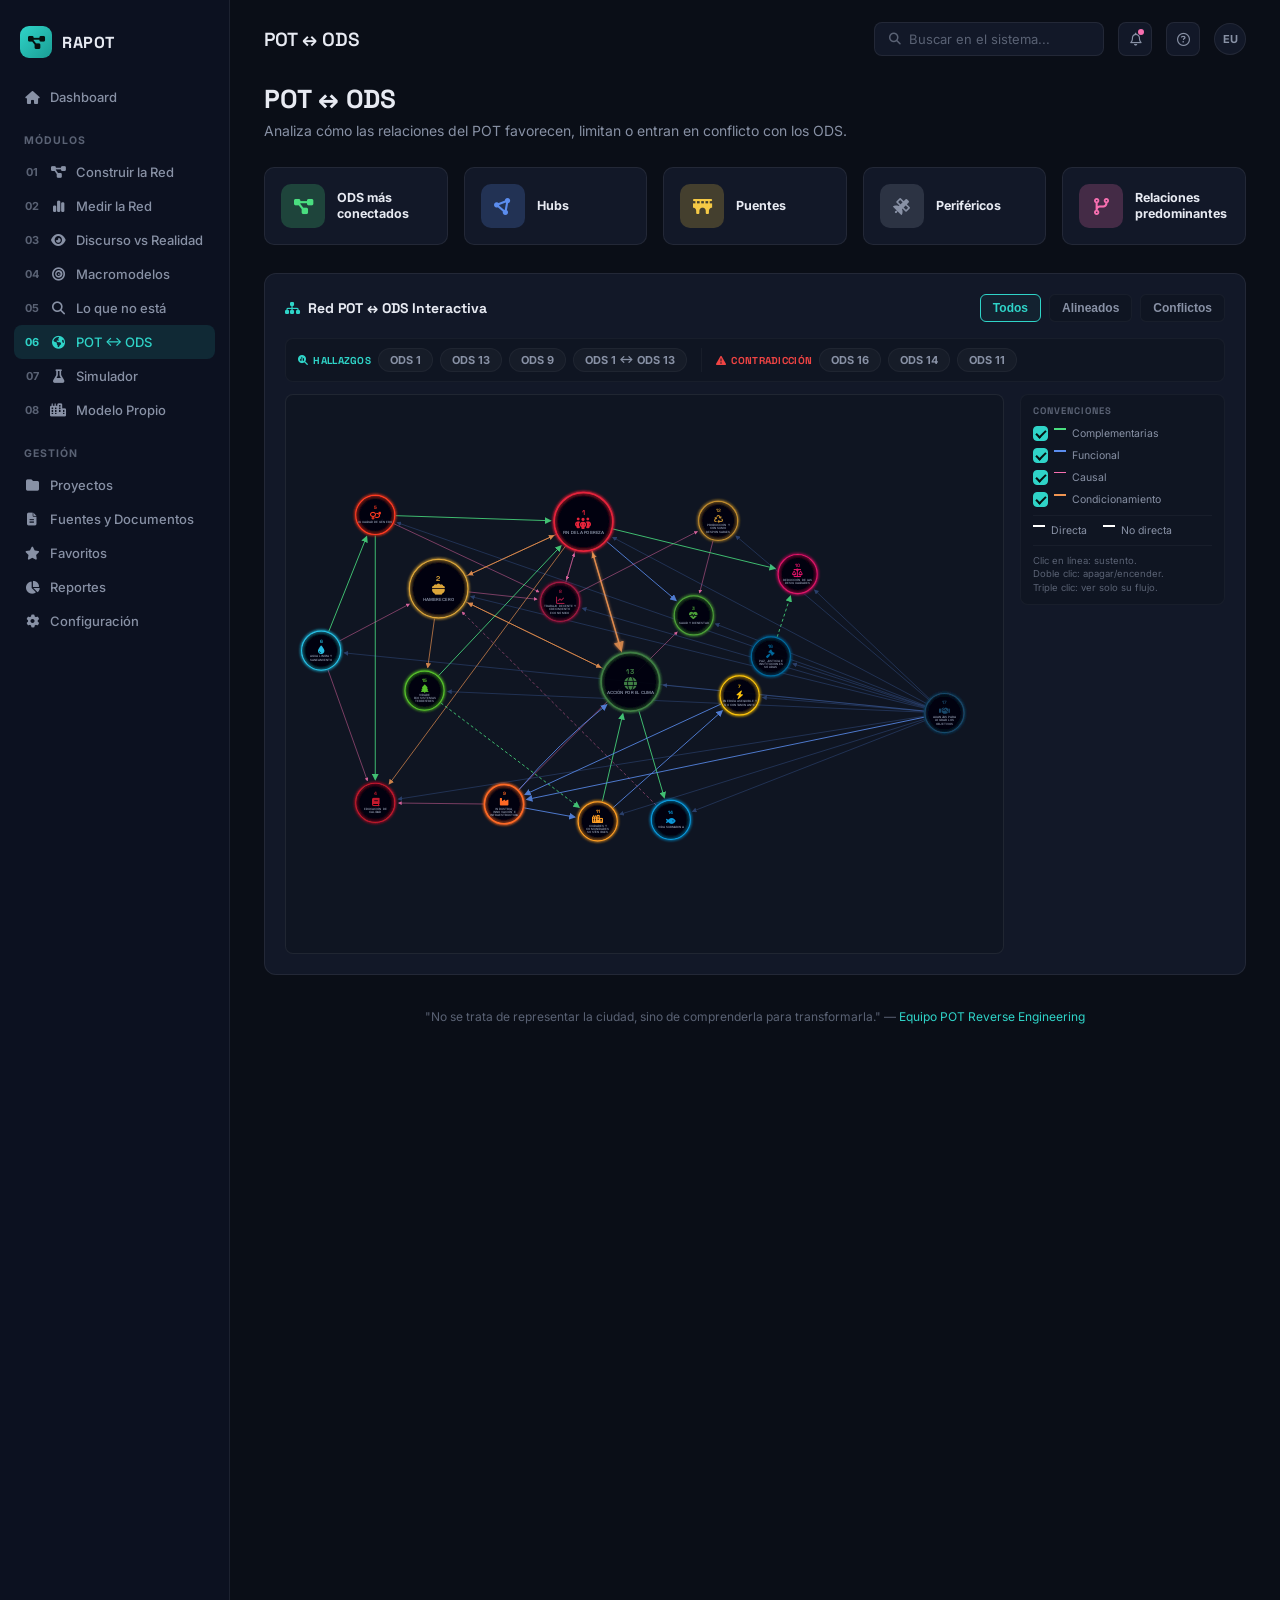
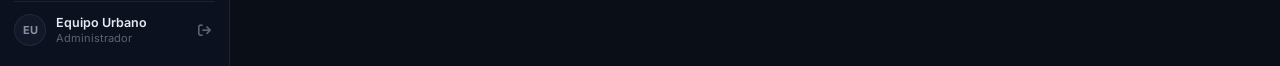
<file: modulo-06.html>
<!DOCTYPE html>
<html lang="es">
<head>
<meta charset="UTF-8">
<meta name="viewport" content="width=device-width, initial-scale=1.0">
<title>RAPOT · POT ↔ ODS</title>
<link rel="preconnect" href="https://fonts.googleapis.com">
<link href="https://fonts.googleapis.com/css2?family=Inter:wght@400;500;600;700;800&family=Space+Grotesk:wght@500;600;700&display=swap" rel="stylesheet">
<link rel="stylesheet" href="https://cdnjs.cloudflare.com/ajax/libs/font-awesome/6.4.0/css/all.min.css">
<link rel="stylesheet" href="modulo-06.css">
</head>
<body>
<div class="app">

  <aside class="sidebar">
    <div class="brand">
      <div class="mark"><i class="fa-solid fa-diagram-project"></i></div>
      <span>RAPOT</span>
    </div>

    <div class="nav-group">
      <a href="dashboard.html" class="nav-item"><i class="fa-solid fa-house"></i> Dashboard</a>
    </div>

    <div class="nav-group">
      <div class="nav-label">MÓDULOS</div>
      <a href="modulo-01.html" class="nav-item"><span class="num">01</span><i class="fa-solid fa-diagram-project"></i> Construir la Red</a>
      <a href="modulo-02.html" class="nav-item"><span class="num">02</span><i class="fa-solid fa-chart-simple"></i> Medir la Red</a>
      <a href="modulo-03.html" class="nav-item"><span class="num">03</span><i class="fa-solid fa-eye"></i> Discurso vs Realidad</a>
      <a href="modulo-04.html" class="nav-item"><span class="num">04</span><i class="fa-solid fa-bullseye"></i> Macromodelos</a>
      <a href="modulo-05.html" class="nav-item"><span class="num">05</span><i class="fa-solid fa-magnifying-glass"></i> Lo que no está</a>
      <a href="modulo-06.html" class="nav-item active"><span class="num">06</span><i class="fa-solid fa-earth-americas"></i> POT ↔ ODS</a>
      <a href="modulo-07.html" class="nav-item"><span class="num">07</span><i class="fa-solid fa-flask"></i> Simulador</a>
      <a href="modulo-08.html" class="nav-item"><span class="num">08</span><i class="fa-solid fa-city"></i> Modelo Propio</a>
    </div>

    <div class="nav-group">
      <div class="nav-label">GESTIÓN</div>
      <a href="proyectos.html" class="nav-item"><i class="fa-solid fa-folder"></i> Proyectos</a>
      <a href="fuentes.html" class="nav-item"><i class="fa-solid fa-file-lines"></i> Fuentes y Documentos</a>
      <a href="favoritos.html" class="nav-item"><i class="fa-solid fa-star"></i> Favoritos</a>
      <a href="reportes.html" class="nav-item"><i class="fa-solid fa-chart-pie"></i> Reportes</a>
      <a href="configuracion.html" class="nav-item"><i class="fa-solid fa-gear"></i> Configuración</a>
    </div>

    <div class="sidebar-footer">
      <div class="avatar-sm">EU</div>
      <div class="user-meta">
        <div class="name">Equipo Urbano</div>
        <div class="role">Administrador</div>
      </div>
      <a href="demo.html" class="logout-btn"><i class="fa-solid fa-arrow-right-from-bracket"></i></a>
    </div>
  </aside>

  <main class="main">

    <div class="topbar">
      <h1>POT ↔ ODS</h1>
      <div class="topbar-actions">
        <div class="search-box"><i class="fa-solid fa-magnifying-glass"></i> Buscar en el sistema...</div>
        <div class="icon-btn"><i class="fa-regular fa-bell"></i><span class="dot"></span></div>
        <div class="icon-btn"><i class="fa-regular fa-circle-question"></i></div>
        <div class="avatar-sm">EU</div>
      </div>
    </div>

    <div class="welcome">
      <h2>POT ↔ ODS</h2>
      <p>Analiza cómo las relaciones del POT favorecen, limitan o entran en conflicto con los ODS.</p>
    </div>

    <!-- ODS INSIGHTS (antes: alignment-stats) -->
    <div class="ods-insight-stats" id="odsInsightStats">
      <div class="insight-card" data-insight="conectados" style="--insight-color:#4ade80;" onclick="toggleInsight('conectados')">
        <div class="insight-icon"><i class="fa-solid fa-diagram-project"></i></div>
        <div class="insight-title">ODS más conectados</div>
      </div>

      <div class="insight-card" data-insight="hubs" style="--insight-color:#5b8def;" onclick="toggleInsight('hubs')">
        <div class="insight-icon"><i class="fa-solid fa-circle-nodes"></i></div>
        <div class="insight-title">Hubs</div>
      </div>

      <div class="insight-card" data-insight="puentes" style="--insight-color:#f5c945;" onclick="toggleInsight('puentes')">
        <div class="insight-icon"><i class="fa-solid fa-bridge"></i></div>
        <div class="insight-title">Puentes</div>
      </div>

      <div class="insight-card" data-insight="perifericos" style="--insight-color:#8891a5;" onclick="toggleInsight('perifericos')">
        <div class="insight-icon"><i class="fa-solid fa-satellite"></i></div>
        <div class="insight-title">Periféricos</div>
      </div>

      <div class="insight-card" data-insight="predominantes" style="--insight-color:#f76fb0;" onclick="toggleInsight('predominantes')">
        <div class="insight-icon"><i class="fa-solid fa-code-branch"></i></div>
        <div class="insight-title">Relaciones predominantes</div>
      </div>
    </div>

    <!-- NETWORK VISUALIZATION (red POT ↔ ODS) -->
    <div class="network-section">
      <div class="network-header">
        <h3><i class="fa-solid fa-sitemap"></i> Red POT ↔ ODS Interactiva</h3>
        <div class="network-controls">
          <button class="control-btn active" onclick="filterNetwork('all')">Todos</button>
          <button class="control-btn" onclick="filterNetwork('aligned')">Alineados</button>
          <button class="control-btn" onclick="filterNetwork('conflicts')">Conflictos</button>
        </div>
      </div>

      <div class="fc-bar">
        <div class="fc-group fc-findings">
          <span class="fc-label"><i class="fa-solid fa-magnifying-glass-chart"></i> Hallazgos</span>
          <button class="fc-chip" type="button" data-finding="ods1">ODS 1</button>
          <button class="fc-chip" type="button" data-finding="ods13">ODS 13</button>
          <button class="fc-chip" type="button" data-finding="ods9">ODS 9</button>
          <button class="fc-chip" type="button" data-finding="edge:ods1->ods13">ODS 1 ↔ ODS 13</button>
        </div>
        <div class="fc-divider"></div>
        <div class="fc-group fc-contradictions">
          <span class="fc-label"><i class="fa-solid fa-triangle-exclamation"></i> Contradicción</span>
          <button class="fc-chip fc-chip-red" type="button" data-contradiction="ods16">ODS 16</button>
          <button class="fc-chip fc-chip-red" type="button" data-contradiction="ods14">ODS 14</button>
          <button class="fc-chip fc-chip-red" type="button" data-contradiction="ods11">ODS 11</button>
        </div>
      </div>

      <div class="network-viz-wrap">
        <div class="network-canvas">
          <svg id="networkViz" viewBox="0 0 1470 780" preserveAspectRatio="xMidYMid meet"></svg>

          <div class="finding-popup" id="findingPopup">
            <button class="finding-popup-close" id="findingPopupClose" type="button" aria-label="Cerrar">&times;</button>
            <div class="finding-popup-badge" id="findingPopupBadge"><i class="fa-solid fa-magnifying-glass-chart"></i> Hallazgo</div>
            <div class="finding-popup-title" id="findingPopupTitle"></div>
            <div class="finding-popup-text" id="findingPopupText"></div>
          </div>
        </div>

        <div class="network-sidebar">
          <aside class="network-legend compact" id="networkLegend">
            <div class="legend-title">Convenciones</div>

            <label class="legend-item" data-type="comp">
              <input type="checkbox" checked>
              <span class="legend-swatch swatch-comp"></span>
              Complementarias
            </label>

            <label class="legend-item" data-type="func">
              <input type="checkbox" checked>
              <span class="legend-swatch swatch-func"></span>
              Funcional
            </label>

            <label class="legend-item" data-type="causal">
              <input type="checkbox" checked>
              <span class="legend-swatch swatch-causal"></span>
              Causal
            </label>

            <label class="legend-item" data-type="cond">
              <input type="checkbox" checked>
              <span class="legend-swatch swatch-cond"></span>
              Condicionamiento
            </label>

            <div class="legend-divider"></div>

            <div class="legend-item legend-static">
              <span class="legend-swatch swatch-directa"></span>
              Directa
              <span class="legend-swatch swatch-nodirecta" style="margin-left:10px;"></span>
              No directa
            </div>

            <div class="legend-divider"></div>
            <div class="legend-hint">Clic en línea: sustento.<br>Doble clic: apagar/encender.<br>Triple clic: ver solo su flujo.</div>
          </aside>

          <div class="edge-info-panel" id="edgeInfoPanel">
            <div class="edge-info-header">
              <span id="edgeInfoTitle">Conexión</span>
              <button class="edge-info-close" id="edgeInfoClose" type="button" aria-label="Cerrar">&times;</button>
            </div>
            <div class="edge-info-type" id="edgeInfoType"></div>
            <div class="edge-info-quote" id="edgeInfoQuote"></div>
            <div class="edge-info-page" id="edgeInfoPage"></div>
          </div>
        </div>
      </div>
    </div>

    <footer>
      "No se trata de representar la ciudad, sino de comprenderla para transformarla." — <span>Equipo POT Reverse Engineering</span>
    </footer>

    <!-- RED DE ESTRUCTURAS DEL POT (estática, se ve completa, sin zoom ni arrastre) -->
    <div class="pn-section">
      <div class="network-header">
        <h3><i class="fa-solid fa-diagram-project"></i> Red de Relaciones del POT (Estructuras)</h3>
      </div>

      <div class="pn-wrap">
        <div class="pn-canvas">
          <svg id="pnViz" viewBox="0 0 800 620" preserveAspectRatio="xMidYMid meet"></svg>

          <div class="pn-sustento-panel" id="pnSustentoPanel">
            <button class="pn-sustento-close" id="pnSustentoClose" type="button" aria-label="Cerrar">&times;</button>
            <div class="pn-sustento-badge"><i class="fa-solid fa-quote-left"></i> Sustento</div>
            <div class="pn-sustento-title" id="pnSustentoTitle"></div>
            <div class="pn-sustento-type" id="pnSustentoTipo"></div>
            <div class="pn-sustento-ods" id="pnSustentoOds"></div>
            <div id="pnSustentoQuotes"></div>
          </div>
        </div>

        <aside class="pn-sidebar">
          <div class="pn-findings-panel">
            <div class="pn-findings-title">1. Relaciones que favorecen los ODS</div>
            <button class="pn-finding-item" type="button" data-pn-finding="movilidad">
              Red vial, corredores verdes y ciclorutas → Transporte, equipamientos y ecosistemas
              <span class="pn-finding-ods">ODS 9 · 11 · 13</span>
            </button>
            <button class="pn-finding-item" type="button" data-pn-finding="distrito">
              Distrito Centro Tecnológico → Servicios empresariales
              <span class="pn-finding-ods">ODS 9 · 8</span>
            </button>
            <button class="pn-finding-item" type="button" data-pn-finding="humedales">
              Humedales → Áreas de resiliencia climática
              <span class="pn-finding-ods">ODS 13</span>
            </button>
          </div>
          <div class="pn-legend-hint">
            Clic en un renglón: resalta la relación en la red y muestra los ODS con los que se vincula.<br>
            Clic en cualquier línea de la red: muestra su sustento documental.
          </div>
        </aside>
      </div>
    </div>

  </main>

</div>

<script src="modulo-06.js"></script>

</body>
</html>
</file>
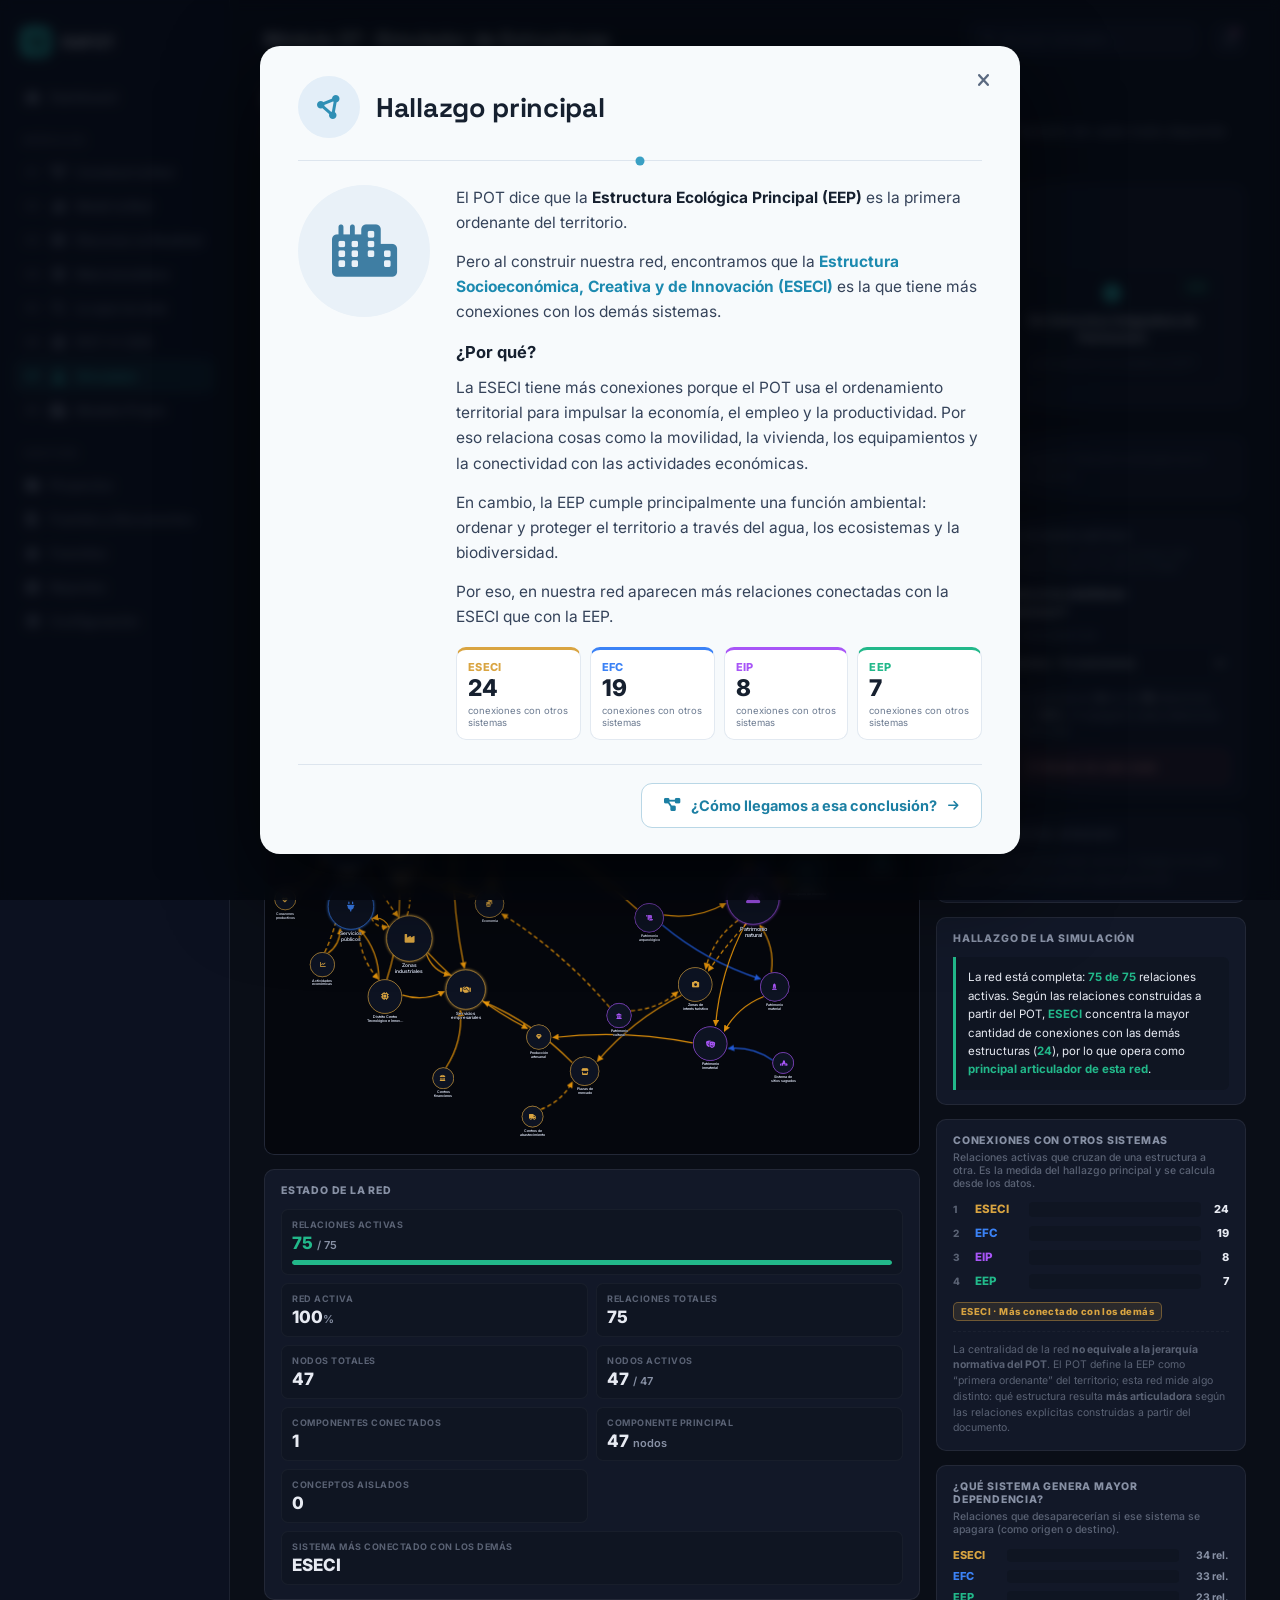
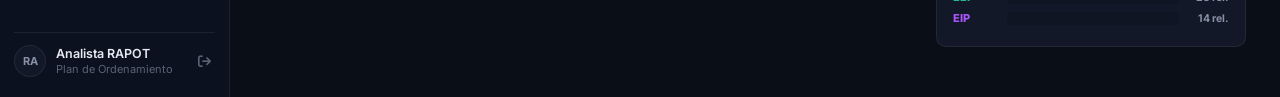
<file: modulo-07.html>
<!DOCTYPE html>
<html lang="es">
<head>
<meta charset="UTF-8">
<meta name="viewport" content="width=device-width, initial-scale=1.0">
<title>RAPOT · Módulo 07 · Simulador de Estructuras</title>
<link rel="stylesheet" href="https://cdnjs.cloudflare.com/ajax/libs/font-awesome/6.5.1/css/all.min.css">
<link rel="preconnect" href="https://fonts.googleapis.com">
<link href="https://fonts.googleapis.com/css2?family=Inter:wght@400;500;600;700;800&family=Space+Grotesk:wght@600;700&display=swap" rel="stylesheet">
<link rel="stylesheet" href="modulo-07.css">
</head>
<body>
<div class="app">

  <!-- SIDEBAR -->
  <aside class="sidebar">
    <div class="brand">
      <div class="mark"><i class="fa-solid fa-diagram-project"></i></div>
      <span>RAPOT</span>
    </div>

    <div class="nav-group">
      <a href="dashboard.html" class="nav-item"><i class="fa-solid fa-house"></i> Dashboard</a>
    </div>

    <div class="nav-group">
      <div class="nav-label">MÓDULOS</div>
      <a href="modulo-01.html" class="nav-item"><span class="num">01</span><i class="fa-solid fa-diagram-project"></i> Construir la Red</a>
      <a href="modulo-02.html" class="nav-item"><span class="num">02</span><i class="fa-solid fa-chart-simple"></i> Medir la Red</a>
      <a href="modulo-03.html" class="nav-item"><span class="num">03</span><i class="fa-solid fa-eye"></i> Discurso vs Realidad</a>
      <a href="modulo-04.html" class="nav-item"><span class="num">04</span><i class="fa-solid fa-bullseye"></i> Macromodelos</a>
      <a href="modulo-05.html" class="nav-item"><span class="num">05</span><i class="fa-solid fa-magnifying-glass"></i> Lo que no está</a>
      <a href="modulo-06.html" class="nav-item"><span class="num">06</span><i class="fa-solid fa-earth-americas"></i> POT ↔ ODS</a>
      <a href="modulo-07.html" class="nav-item active"><span class="num">07</span><i class="fa-solid fa-flask"></i> Simulador</a>
      <a href="modulo-08.html" class="nav-item"><span class="num">08</span><i class="fa-solid fa-city"></i> Modelo Propio</a>
    </div>

    <div class="nav-group">
      <div class="nav-label">GESTIÓN</div>
      <a href="proyectos.html" class="nav-item"><i class="fa-solid fa-folder"></i> Proyectos</a>
      <a href="fuentes.html" class="nav-item"><i class="fa-solid fa-file-lines"></i> Fuentes y Documentos</a>
      <a href="favoritos.html" class="nav-item"><i class="fa-solid fa-star"></i> Favoritos</a>
      <a href="reportes.html" class="nav-item"><i class="fa-solid fa-chart-pie"></i> Reportes</a>
      <a href="configuracion.html" class="nav-item"><i class="fa-solid fa-gear"></i> Configuración</a>
    </div>

    <div class="sidebar-footer">
      <div class="avatar-sm">RA</div>
      <div class="user-meta">
        <div class="name">Analista RAPOT</div>
        <div class="role">Plan de Ordenamiento</div>
      </div>
      <a href="demo.html" class="logout-btn" title="Salir"><i class="fa-solid fa-arrow-right-from-bracket"></i></a>
    </div>
  </aside>
  <main class="main">
    <div class="topbar">
      <h1>Módulo 07 · Simulador de Estructuras</h1>
      <div class="topbar-actions">
        <div class="search-box"><i class="fa-solid fa-magnifying-glass"></i><span>Buscar concepto...</span></div>
        <button class="icon-btn"><i class="fa-regular fa-bell"></i><span class="dot"></span></button>
      </div>
    </div>

    <div class="welcome">
      <h2>Red de las 4 estructuras territoriales</h2>
      <p>Simulador de desconexión construido con las 75 relaciones documentadas de las cuatro estructuras territoriales. El tamaño de cada nodo depende de cuántas relaciones tiene. Apaga una estructura completa o un nodo específico para ver qué se rompe.</p>
    </div>

    <!-- SIMULADOR ON/OFF -->
    <section class="scenario-selector">
      <div class="selector-header">
        <h3><i class="fa-solid fa-sliders"></i>Escenarios: ¿Qué pasa si apagamos una estructura?</h3>
        <button class="btn" id="btnReset"><i class="fa-solid fa-arrows-rotate"></i> Reactivar todas</button>
      </div>
      <div class="scenario-buttons">
        <button class="scenario-btn" data-sys="EEP">
          <i class="fa-solid fa-circle-minus"></i>
          <span class="sys-state">ON</span>
          <span class="btn-title">Sin Estructura Ecológica Principal</span>
          <span class="btn-question">¿Qué pasaría si no existiera la EEP?</span>
        </button>
        <button class="scenario-btn" data-sys="EFC">
          <i class="fa-solid fa-circle-minus"></i>
          <span class="sys-state">ON</span>
          <span class="btn-title">Sin Estructura Funcional y del Cuidado</span>
          <span class="btn-question">¿Qué pasaría si no existiera la EFC?</span>
        </button>
        <button class="scenario-btn" data-sys="ESECI">
          <i class="fa-solid fa-circle-minus"></i>
          <span class="sys-state">ON</span>
          <span class="btn-title">Sin Estructura Socioeconómica, Creativa y de Innovación</span>
          <span class="btn-question">¿Qué pasaría si no existiera la ESECI?</span>
        </button>
        <button class="scenario-btn" data-sys="EIP">
          <i class="fa-solid fa-circle-minus"></i>
          <span class="sys-state">ON</span>
          <span class="btn-title">Sin Estructura Integradora de Patrimonios</span>
          <span class="btn-question">¿Qué pasaría si no existiera la EIP?</span>
        </button>
      </div>
    </section>

    <div class="net-layout">

      <!-- ================= RED + ESTADO ================= -->
      <div class="col">
        <div class="pcard net-card">
          <div class="net-toolbar">
            <div class="legend">
              <div class="legend-item"><span class="lg-line"></span>Relación directa</div>
              <div class="legend-item"><span class="lg-line dashed"></span>Relación indirecta</div>
              <div class="legend-item"><span class="lg-dot soporte"></span>Soporte</div>
              <div class="legend-item"><span class="lg-dot resiliencia"></span>Resiliencia</div>
                </div>
            <div class="net-btns">
              <button class="btn" id="btnFit"><i class="fa-solid fa-arrows-rotate"></i> Centrar vista</button>
            </div>
          </div>

          <div class="net-stage" id="stage">
            <svg id="svg" xmlns="http://www.w3.org/2000/svg" viewBox="-1377 -1348 2754 2732">
              <defs>
                <marker id="ar-soporte" viewBox="0 0 10 10" refX="9" refY="5"
                        markerWidth="5.5" markerHeight="5.5" orient="auto-start-reverse">
                  <path d="M0,0 L10,5 L0,10 z" fill="#f59e0b"></path>
                </marker>
                <marker id="ar-resiliencia" viewBox="0 0 10 10" refX="9" refY="5"
                        markerWidth="5.5" markerHeight="5.5" orient="auto-start-reverse">
                  <path d="M0,0 L10,5 L0,10 z" fill="#2563eb"></path>
                </marker>
              </defs>
              <g id="gGuides"></g>
              <g id="gMembers"></g>
              <g id="gRels"></g>
              <g id="gNodes"></g>
            </svg>
            <div class="tooltip" id="tooltip"></div>
          </div>
        </div>

        <div class="pcard">
          <h2>Estado de la red</h2>
          <div class="stat-grid">
            <div class="stat wide">
              <div class="lbl">Relaciones activas</div>
              <div class="val accent" id="mRelAct">—</div>
              <div class="bar-track"><div class="bar-fill" id="mBar" style="width:100%"></div></div>
            </div>
            <div class="stat"><div class="lbl">Red activa</div><div class="val" id="mPct">—</div></div>
            <div class="stat"><div class="lbl">Relaciones totales</div><div class="val" id="mRelTot">—</div></div>
            <div class="stat"><div class="lbl">Nodos totales</div><div class="val" id="mNodTot">—</div></div>
            <div class="stat"><div class="lbl">Nodos activos</div><div class="val" id="mNodAct">—</div></div>
            <div class="stat"><div class="lbl">Componentes conectados</div><div class="val" id="mComp">—</div></div>
            <div class="stat"><div class="lbl">Componente principal</div><div class="val" id="mMain">—</div></div>
            <div class="stat"><div class="lbl">Conceptos aislados</div><div class="val" id="mIso">—</div></div>
            <div class="stat wide"><div class="lbl">Sistema más conectado con los demás</div><div class="val" id="mCentral">—</div></div>
          </div>
        </div>
      </div>

      <!-- ================= PANELES ================= -->
      <div class="col right">

        <div class="pcard" id="evCard">
          <div id="evBox"></div>
        </div>

        <div class="pcard">
          <h2>Escenario de nodo crítico
            <span class="hint">Los nodos más grandes son los que tienen más relaciones. Apaga uno para ver qué se rompe.</span>
          </h2>
          <p class="node-question" id="nodeQuestion">—</p>
          <label class="node-label" for="nodeSelect">Concepto a desconectar</label>
          <select id="nodeSelect" class="node-select"></select>
          <p class="node-impact" id="nodeImpact">—</p>
          <button class="btn node-sim-btn" id="btnNodeSim"><i class="fa-solid fa-power-off"></i> Simular sin este nodo</button>
        </div>

        <div class="pcard">
          <h2>Simulación del apagado</h2>
          <div id="simBox"></div>
        </div>

        <div class="pcard">
          <h2>Hallazgo de la simulación</h2>
          <div class="finding" id="finding">—</div>
        </div>

        <div class="pcard">
          <h2>Conexiones con otros sistemas
            <span class="hint">Relaciones activas que cruzan de una estructura a otra. Es la medida del hallazgo principal y se calcula desde los datos.</span>
          </h2>
          <div id="rankList"></div>
          <div id="topSys"></div>
          <p class="note">
            La centralidad de la red <b>no equivale a la jerarquía normativa del POT</b>. El POT define la
            EEP como “primera ordenante” del territorio; esta red mide algo distinto: qué estructura resulta
            <b>más articuladora</b> según las relaciones explícitas construidas a partir del documento.
          </p>
        </div>

        <div class="pcard">
          <h2>¿Qué sistema genera mayor dependencia?
            <span class="hint">Relaciones que desaparecerían si ese sistema se apagara (como origen o destino).</span>
          </h2>
          <div id="compareList"></div>
        </div>

      </div>
    </div>
  </main>
</div>

<script src="modulo-07.js"></script>
<!-- ================= POP-UP DE APERTURA: HALLAZGO PRINCIPAL ================= -->
<div class="intro-backdrop" id="introBackdrop">
  <div class="intro-modal" role="dialog" aria-labelledby="introTitle">
    <button class="intro-close" id="introClose" aria-label="Cerrar"><i class="fa-solid fa-xmark"></i></button>

    <div class="intro-head">
      <div class="intro-icon"><i class="fa-solid fa-circle-nodes"></i></div>
      <h2 id="introTitle">Hallazgo principal</h2>
    </div>

    <div class="intro-divider"><span></span></div>

    <div class="intro-body">
      <div class="intro-figure"><i class="fa-solid fa-city"></i></div>

      <div class="intro-text">
        <p>El POT dice que la <b>Estructura Ecológica Principal (EEP)</b> es la primera ordenante del territorio.</p>

        <p>Pero al construir nuestra red, encontramos que la <b class="hl">Estructura Socioeconómica, Creativa y de Innovación (ESECI)</b> es la que tiene más conexiones con los demás sistemas.</p>

        <p class="intro-q">¿Por qué?</p>

        <p>La ESECI tiene más conexiones porque el POT usa el ordenamiento territorial para impulsar la economía, el empleo y la productividad. Por eso relaciona cosas como la movilidad, la vivienda, los equipamientos y la conectividad con las actividades económicas.</p>

        <p>En cambio, la EEP cumple principalmente una función ambiental: ordenar y proteger el territorio a través del agua, los ecosistemas y la biodiversidad.</p>

        <p>Por eso, en nuestra red aparecen más relaciones conectadas con la ESECI que con la EEP.</p>

        <div class="intro-figures" id="introFigures"></div>
      </div>
    </div>

    <div class="intro-foot">
      <button class="intro-btn" id="introBtn">
        <i class="fa-solid fa-diagram-project"></i>
        ¿Cómo llegamos a esa conclusión?
        <i class="fa-solid fa-arrow-right"></i>
      </button>
    </div>
  </div>
</div>

</body>
</html>
</file>
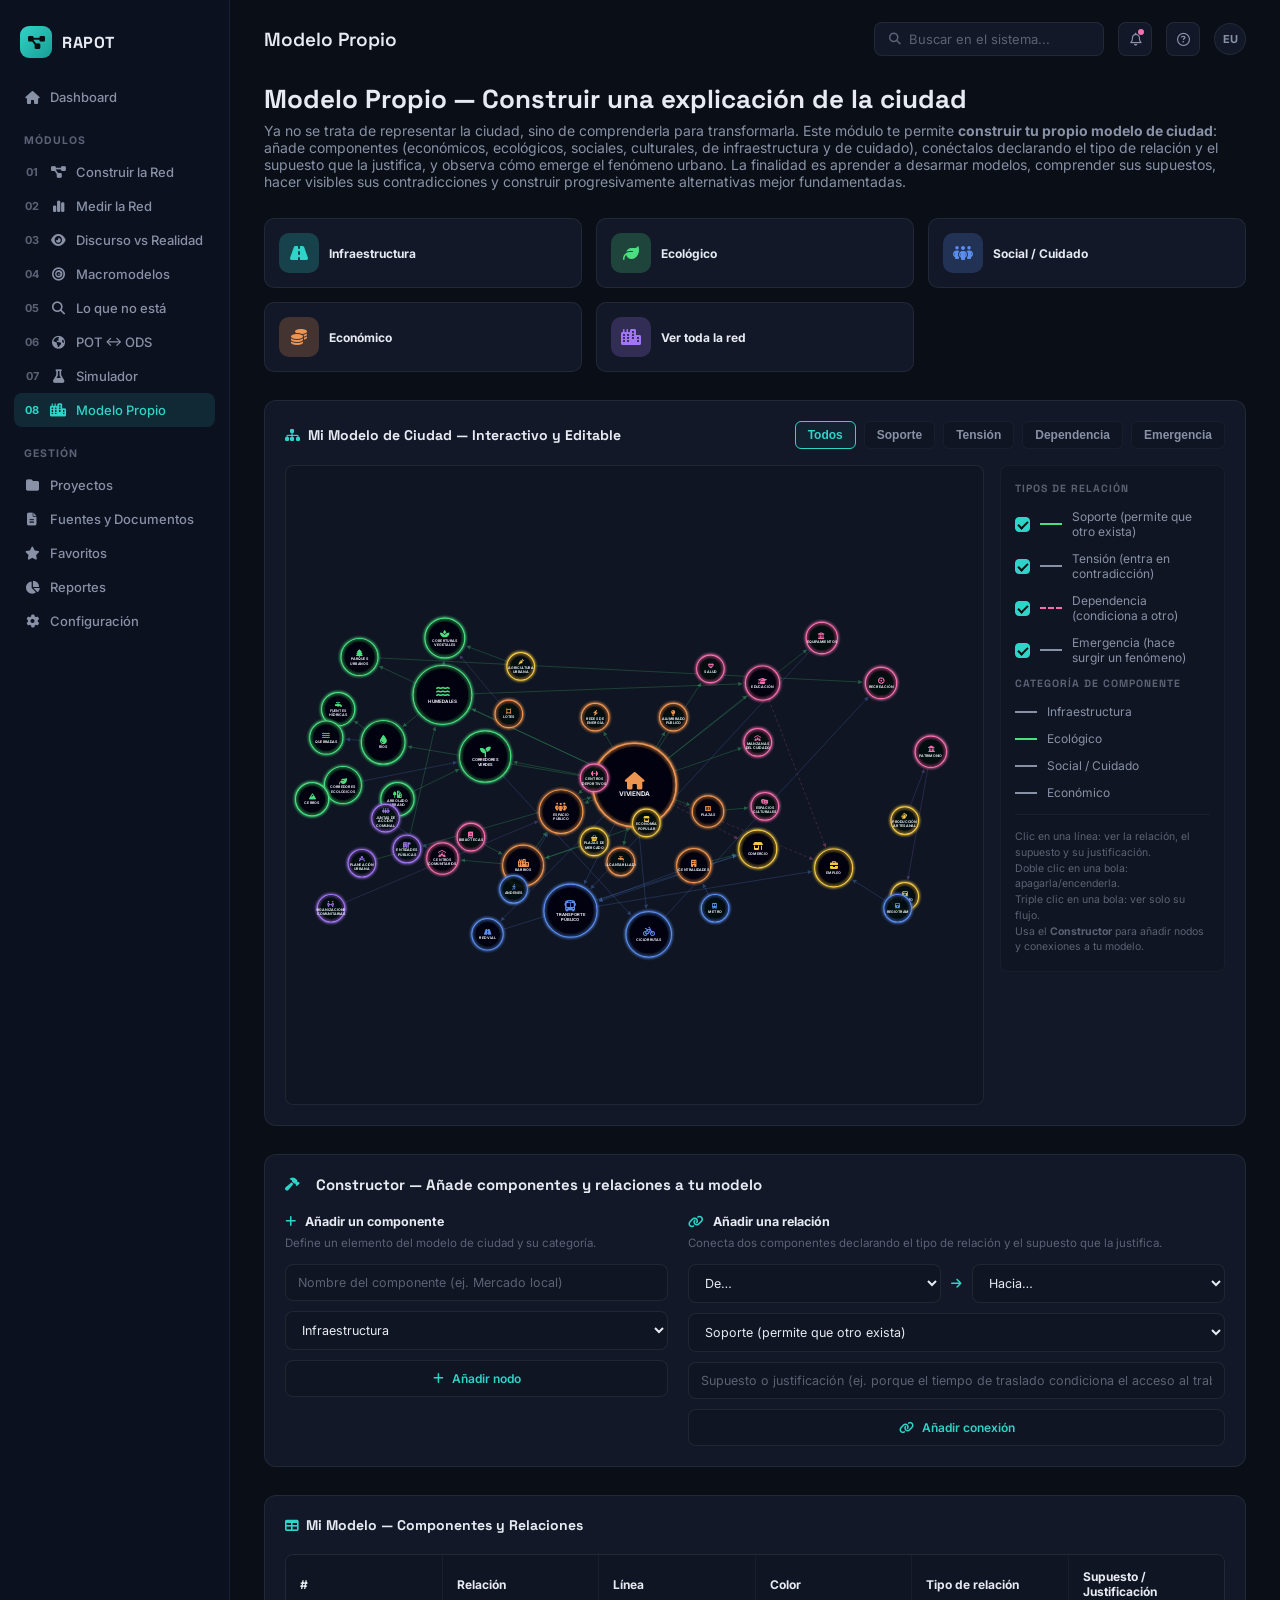
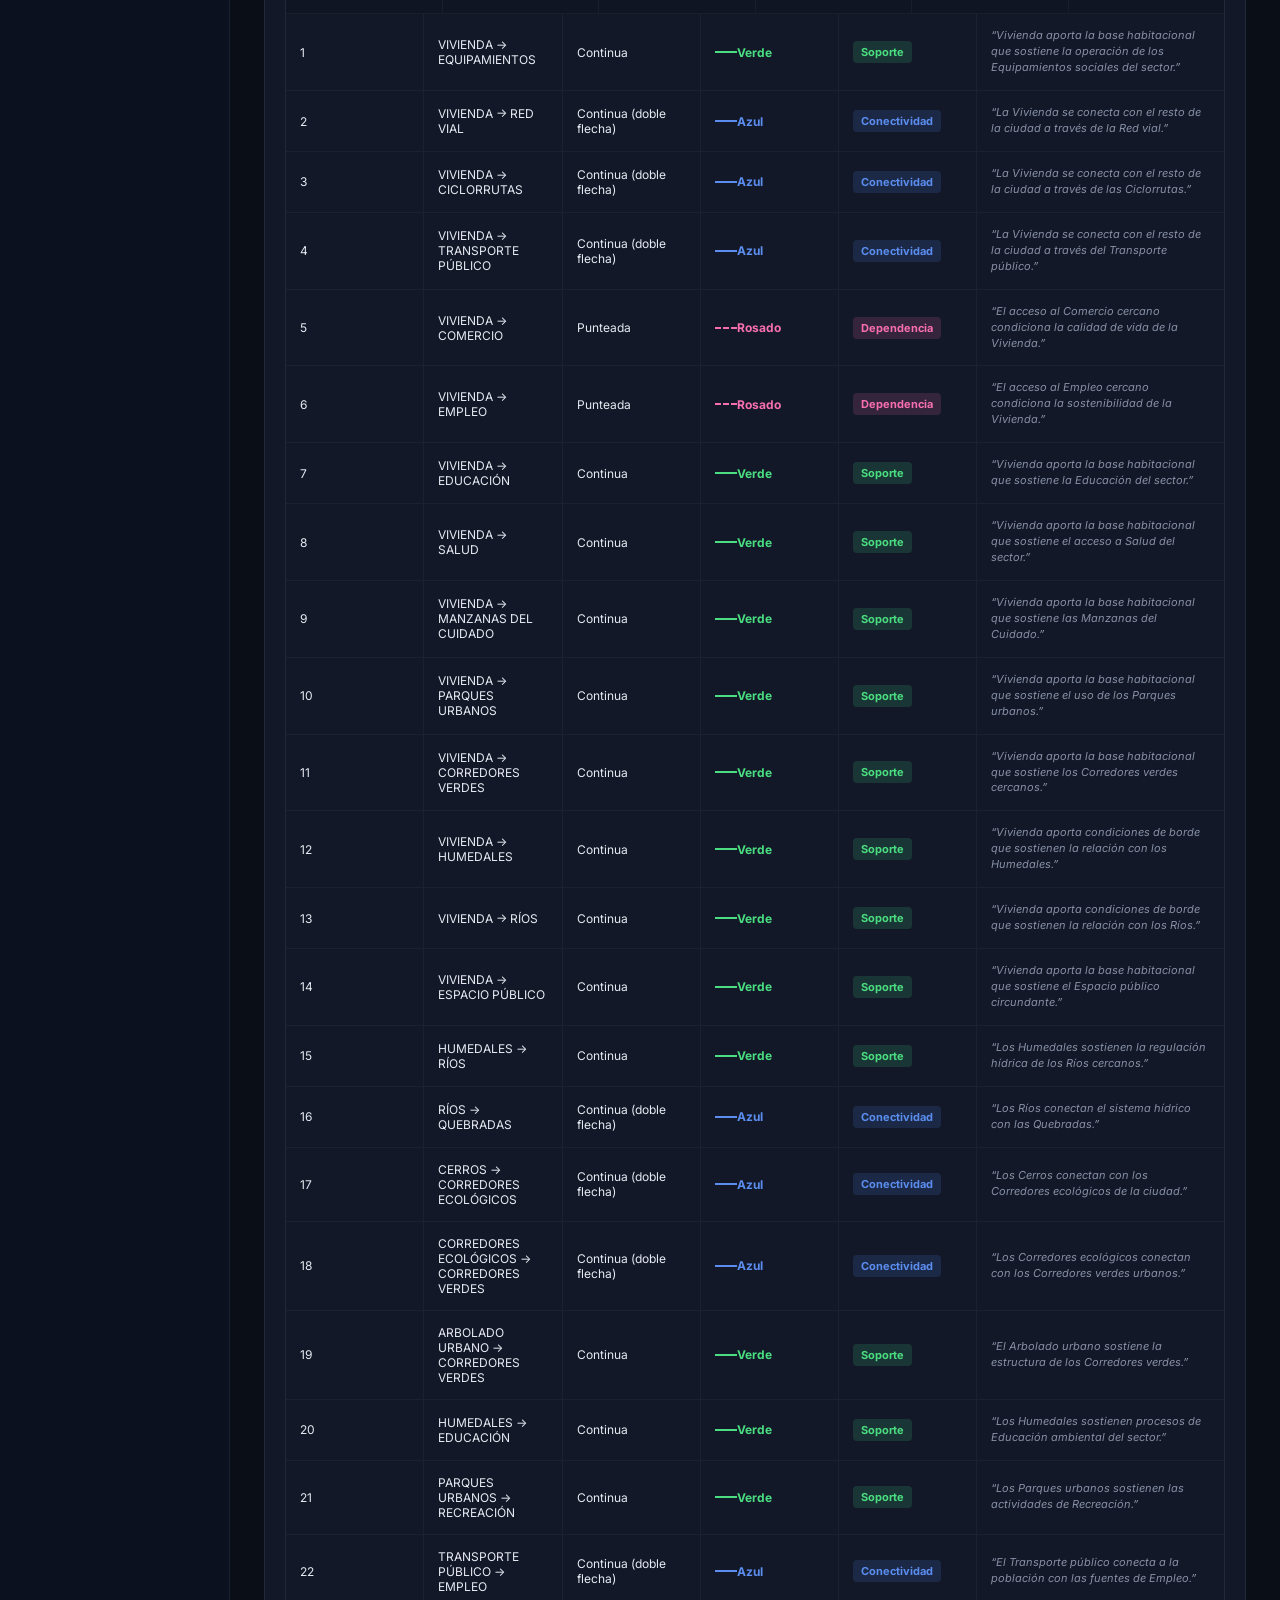
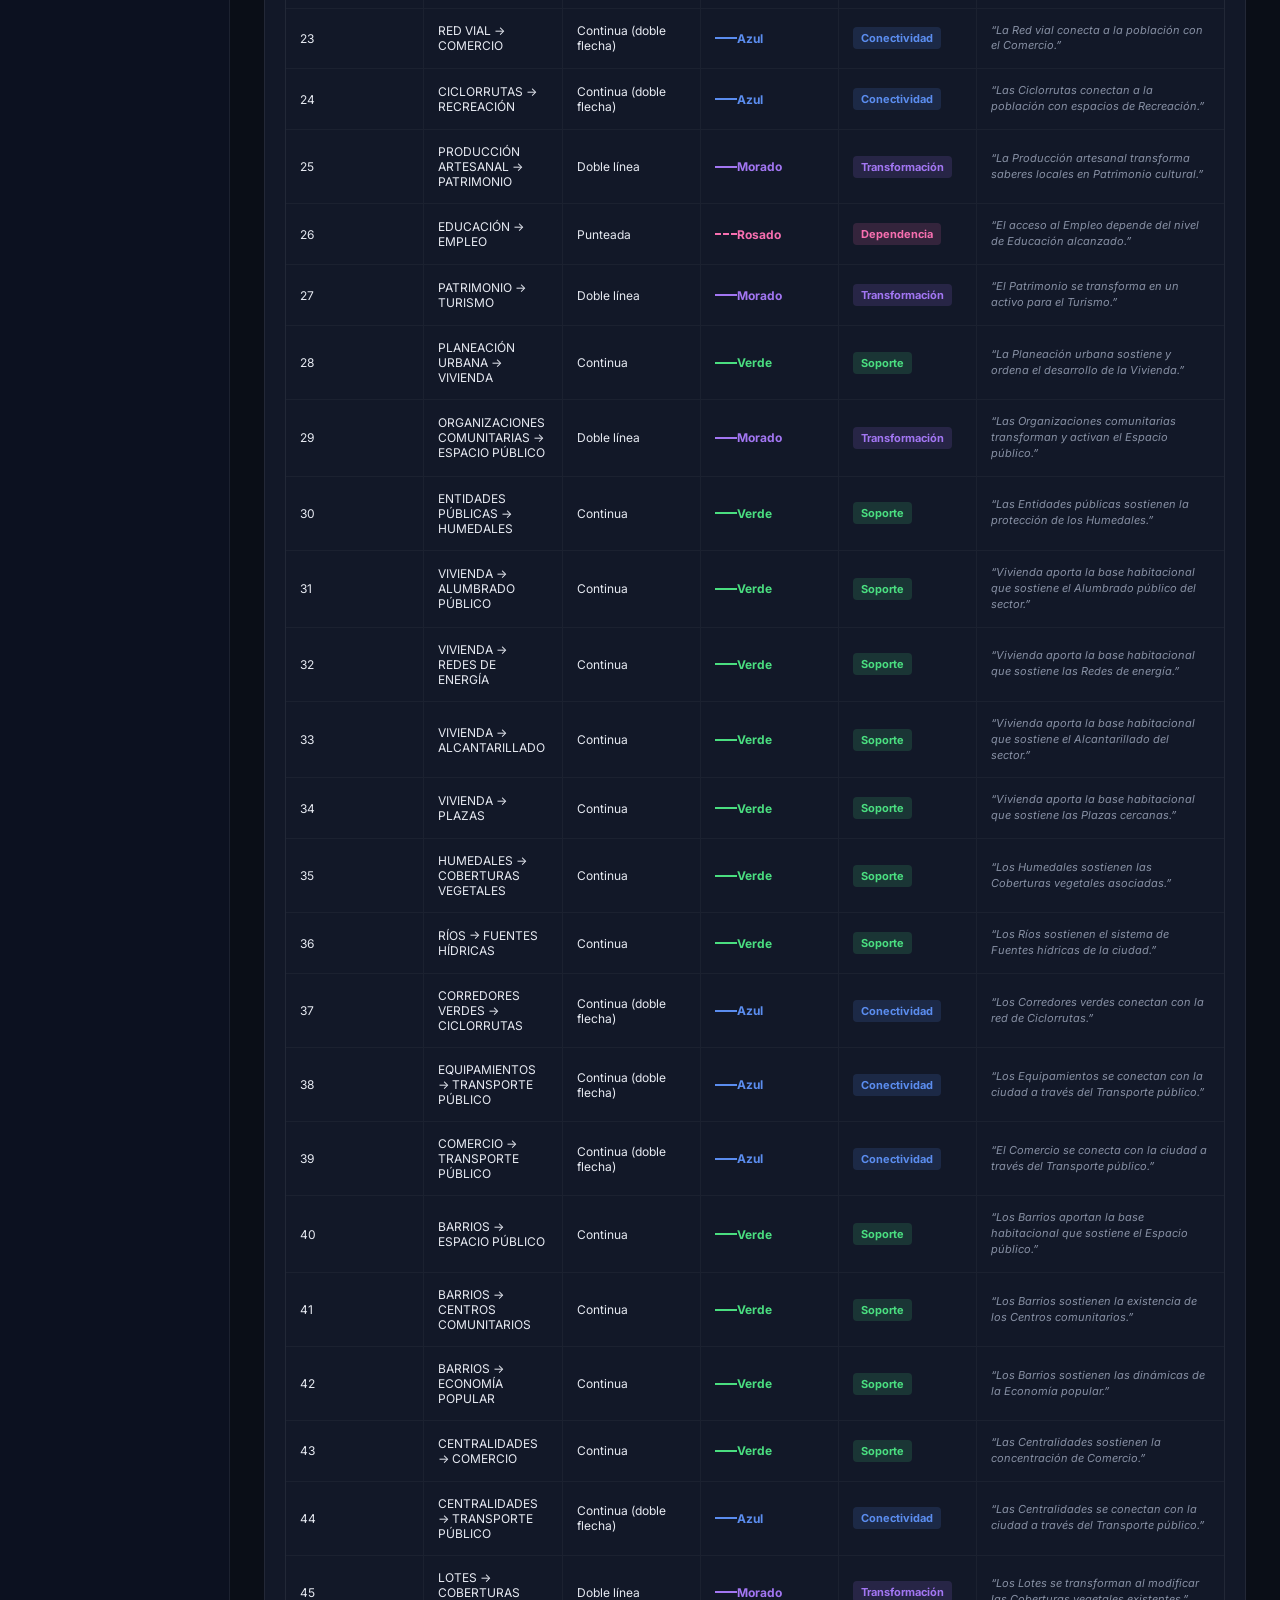
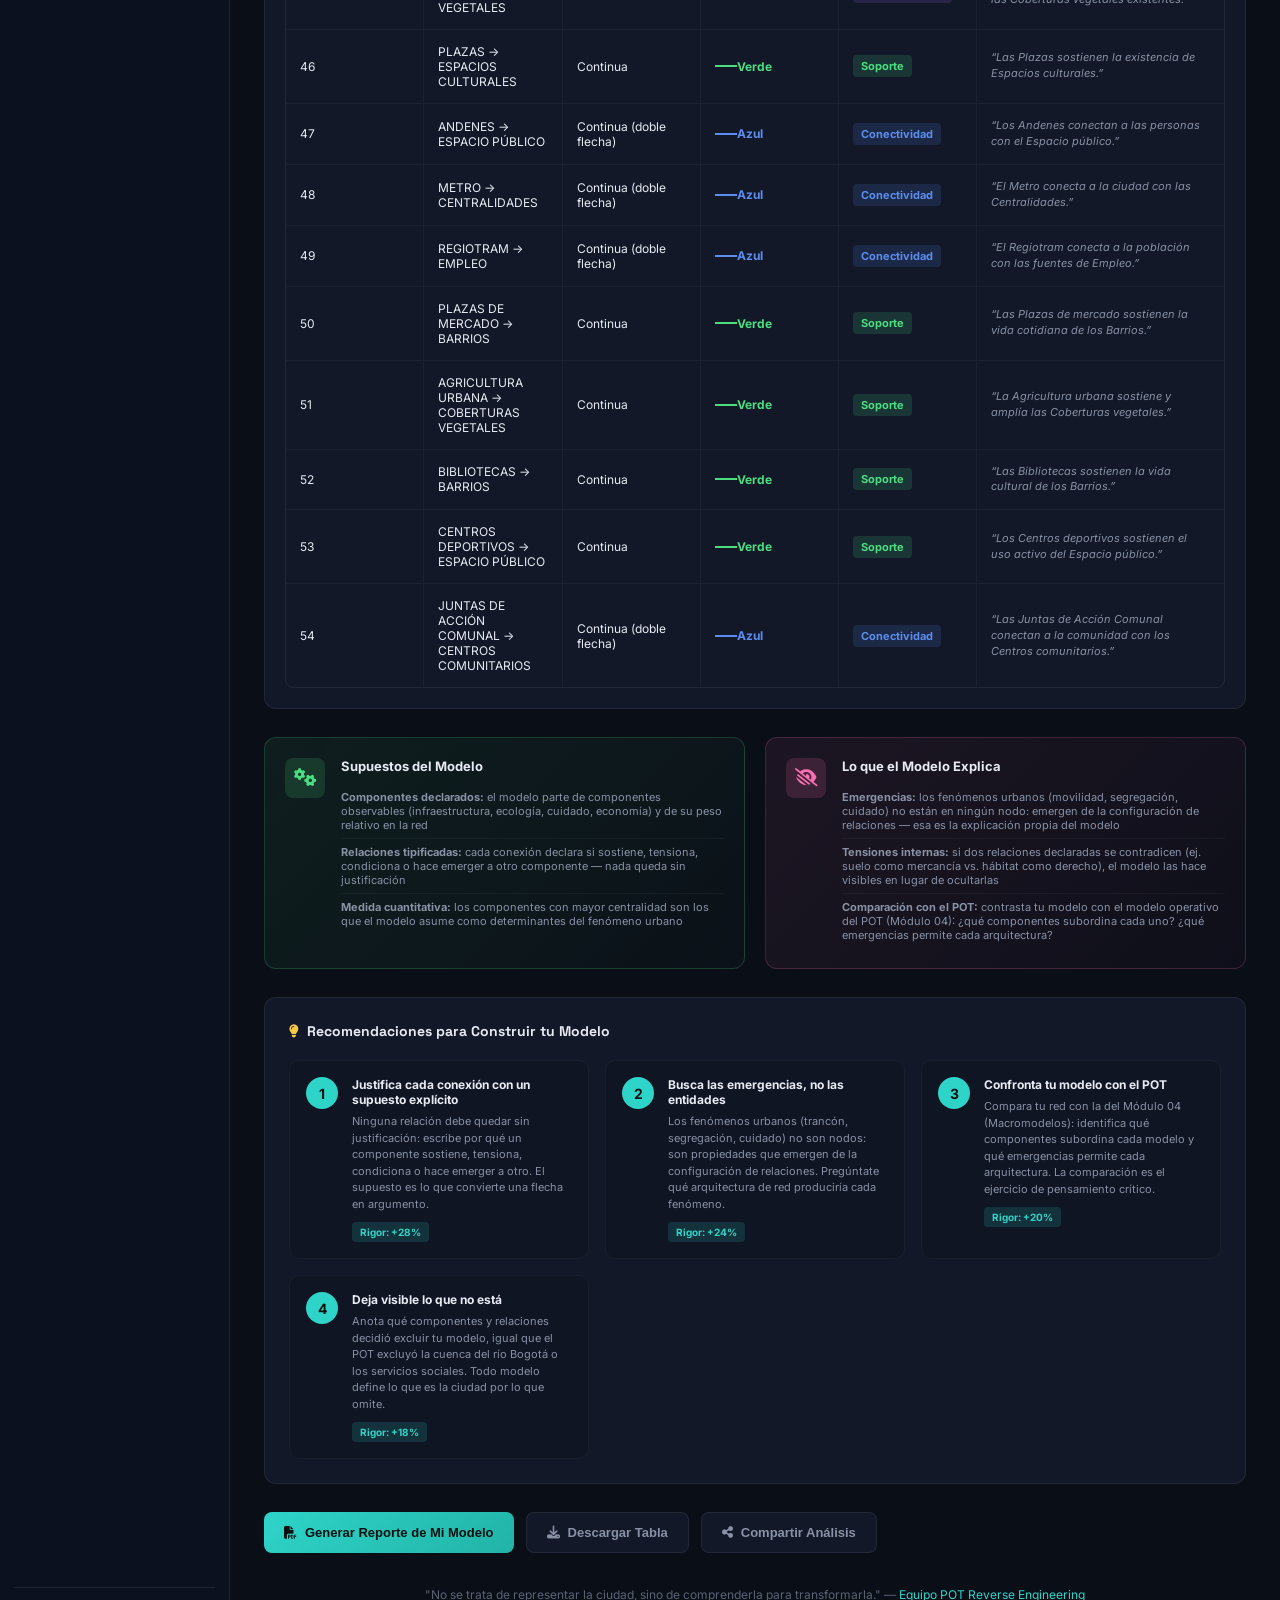
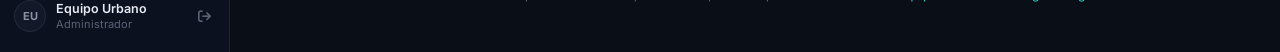
<file: modulo-08 (3).html>
<!DOCTYPE html>
<html lang="es">
<head>
<meta charset="UTF-8">
<meta name="viewport" content="width=device-width, initial-scale=1.0">
<title>RAPOT · Modelo Propio</title>
<link rel="preconnect" href="https://fonts.googleapis.com">
<link href="https://fonts.googleapis.com/css2?family=Inter:wght@400;500;600;700;800&family=Space+Grotesk:wght@500;600;700&display=swap" rel="stylesheet">
<link rel="stylesheet" href="https://cdnjs.cloudflare.com/ajax/libs/font-awesome/6.4.0/css/all.min.css">
<link rel="stylesheet" href="modulo-08.css">
</head>
<body>
<div class="app">

  <aside class="sidebar">
    <div class="brand">
      <div class="mark"><i class="fa-solid fa-diagram-project"></i></div>
      <span>RAPOT</span>
    </div>

    <div class="nav-group">
      <a href="dashboard.html" class="nav-item"><i class="fa-solid fa-house"></i> Dashboard</a>
    </div>

    <div class="nav-group">
      <div class="nav-label">MÓDULOS</div>
      <a href="modulo-01.html" class="nav-item"><span class="num">01</span><i class="fa-solid fa-diagram-project"></i> Construir la Red</a>
      <a href="modulo-02.html" class="nav-item"><span class="num">02</span><i class="fa-solid fa-chart-simple"></i> Medir la Red</a>
      <a href="modulo-03.html" class="nav-item"><span class="num">03</span><i class="fa-solid fa-eye"></i> Discurso vs Realidad</a>
      <a href="modulo-04.html" class="nav-item"><span class="num">04</span><i class="fa-solid fa-bullseye"></i> Macromodelos</a>
      <a href="modulo-05.html" class="nav-item"><span class="num">05</span><i class="fa-solid fa-magnifying-glass"></i> Lo que no está</a>
      <a href="modulo-06.html" class="nav-item"><span class="num">06</span><i class="fa-solid fa-earth-americas"></i> POT ↔ ODS</a>
      <a href="modulo-07.html" class="nav-item"><span class="num">07</span><i class="fa-solid fa-flask"></i> Simulador</a>
      <a href="modulo-08.html" class="nav-item active"><span class="num">08</span><i class="fa-solid fa-city"></i> Modelo Propio</a>
    </div>

    <div class="nav-group">
      <div class="nav-label">GESTIÓN</div>
      <a href="proyectos.html" class="nav-item"><i class="fa-solid fa-folder"></i> Proyectos</a>
      <a href="fuentes.html" class="nav-item"><i class="fa-solid fa-file-lines"></i> Fuentes y Documentos</a>
      <a href="favoritos.html" class="nav-item"><i class="fa-solid fa-star"></i> Favoritos</a>
      <a href="reportes.html" class="nav-item"><i class="fa-solid fa-chart-pie"></i> Reportes</a>
      <a href="configuracion.html" class="nav-item"><i class="fa-solid fa-gear"></i> Configuración</a>
    </div>

    <div class="sidebar-footer">
      <div class="avatar-sm">EU</div>
      <div class="user-meta">
        <div class="name">Equipo Urbano</div>
        <div class="role">Administrador</div>
      </div>
      <a href="demo.html" class="logout-btn"><i class="fa-solid fa-arrow-right-from-bracket"></i></a>
    </div>
  </aside>

  <main class="main">

    <div class="topbar">
      <h1>Modelo Propio</h1>
      <div class="topbar-actions">
        <div class="search-box"><i class="fa-solid fa-magnifying-glass"></i> Buscar en el sistema...</div>
        <div class="icon-btn"><i class="fa-regular fa-bell"></i><span class="dot"></span></div>
        <div class="icon-btn"><i class="fa-regular fa-circle-question"></i></div>
        <div class="avatar-sm">EU</div>
      </div>
    </div>

    <div class="welcome">
      <h2>Modelo Propio — Construir una explicación de la ciudad</h2>
      <p>Ya no se trata de representar la ciudad, sino de comprenderla para transformarla. Este módulo te permite <strong>construir tu propio modelo de ciudad</strong>: añade componentes (económicos, ecológicos, sociales, culturales, de infraestructura y de cuidado), conéctalos declarando el tipo de relación y el supuesto que la justifica, y observa cómo emerge el fenómeno urbano. La finalidad es aprender a desarmar modelos, comprender sus supuestos, hacer visibles sus contradicciones y construir progresivamente alternativas mejor fundamentadas.</p>
    </div>

    <!-- INSIGHTS: categorías de componente -->
    <div class="ods-insight-stats" id="odsInsightStats">
      <div class="insight-card" data-insight="infra" style="--insight-color:#2fd4c8;" onclick="toggleInsight('infra')">
        <div class="insight-icon"><i class="fa-solid fa-road"></i></div>
        <div class="insight-title">Infraestructura</div>
      </div>

      <div class="insight-card" data-insight="eco" style="--insight-color:#4ade80;" onclick="toggleInsight('eco')">
        <div class="insight-icon"><i class="fa-solid fa-leaf"></i></div>
        <div class="insight-title">Ecológico</div>
      </div>

      <div class="insight-card" data-insight="soc" style="--insight-color:#5b8def;" onclick="toggleInsight('soc')">
        <div class="insight-icon"><i class="fa-solid fa-people-group"></i></div>
        <div class="insight-title">Social / Cuidado</div>
      </div>

      <div class="insight-card" data-insight="econ" style="--insight-color:#ef9552;" onclick="toggleInsight('econ')">
        <div class="insight-icon"><i class="fa-solid fa-coins"></i></div>
        <div class="insight-title">Económico</div>
      </div>

      <div class="insight-card" data-insight="todos" style="--insight-color:#a276f2;" onclick="toggleInsight('todos')">
        <div class="insight-icon"><i class="fa-solid fa-city"></i></div>
        <div class="insight-title">Ver toda la red</div>
      </div>
    </div>

    <!-- RED CONCEPTUAL -->
    <div class="network-section">
      <div class="network-header">
        <h3><i class="fa-solid fa-sitemap"></i> Mi Modelo de Ciudad — Interactivo y Editable</h3>
        <div class="network-controls">
          <button class="control-btn active" onclick="filterNetwork('all')">Todos</button>
          <button class="control-btn" onclick="filterNetwork('soporte')">Soporte</button>
          <button class="control-btn" onclick="filterNetwork('tension')">Tensión</button>
          <button class="control-btn" onclick="filterNetwork('dependencia')">Dependencia</button>
          <button class="control-btn" onclick="filterNetwork('emergencia')">Emergencia</button>
        </div>
      </div>

      <div class="network-viz-wrap">
        <svg id="networkViz" viewBox="0 0 1470 780" preserveAspectRatio="xMidYMid meet"></svg>

        <div class="network-sidebar">
          <aside class="network-legend" id="networkLegend">
            <div class="legend-title">Tipos de relación</div>

            <label class="legend-item" data-type="soporte">
              <input type="checkbox" checked>
              <span class="legend-swatch swatch-soporte"></span>
              Soporte (permite que otro exista)
            </label>

            <label class="legend-item" data-type="tension">
              <input type="checkbox" checked>
              <span class="legend-swatch swatch-tension"></span>
              Tensión (entra en contradicción)
            </label>

            <label class="legend-item" data-type="dependencia">
              <input type="checkbox" checked>
              <span class="legend-swatch swatch-dependencia"></span>
              Dependencia (condiciona a otro)
            </label>

            <label class="legend-item" data-type="emergencia">
              <input type="checkbox" checked>
              <span class="legend-swatch swatch-emergencia"></span>
              Emergencia (hace surgir un fenómeno)
            </label>

            <div class="legend-title">Categoría de componente</div>
            <div class="legend-item legend-static">
              <span class="legend-swatch swatch-infra"></span>
              Infraestructura
            </div>
            <div class="legend-item legend-static">
              <span class="legend-swatch swatch-eco"></span>
              Ecológico
            </div>
            <div class="legend-item legend-static">
              <span class="legend-swatch swatch-soc"></span>
              Social / Cuidado
            </div>
            <div class="legend-item legend-static">
              <span class="legend-swatch swatch-econ"></span>
              Económico
            </div>

            <div class="legend-divider"></div>
            <div class="legend-hint">Clic en una línea: ver la relación, el supuesto y su justificación.<br>
            Doble clic en una bola: apagarla/encenderla.<br>Triple clic en una bola: ver solo su flujo.<br>Usa el <strong>Constructor</strong> para añadir nodos y conexiones a tu modelo.</div>
          </aside>

          <div class="edge-info-panel" id="edgeInfoPanel">
            <div class="edge-info-header">
              <span id="edgeInfoTitle">Relación</span>
              <button class="edge-info-close" id="edgeInfoClose" type="button" aria-label="Cerrar">&times;</button>
            </div>
            <div class="edge-info-type" id="edgeInfoType"></div>
            <div class="edge-info-quote" id="edgeInfoQuote"></div>
            <div class="edge-info-page" id="edgeInfoPage"></div>
          </div>
        </div>
      </div>
    </div>

    <!-- CONSTRUCTOR DE MODELO -->
    <div class="builder-section">
      <div class="builder-card">
        <div class="card-header">
          <h3><i class="fa-solid fa-hammer"></i> Constructor — Añade componentes y relaciones a tu modelo</h3>
        </div>

        <div class="builder-grid">
          <div class="builder-block">
            <h4><i class="fa-solid fa-plus"></i> Añadir un componente</h4>
            <p class="builder-hint">Define un elemento del modelo de ciudad y su categoría.</p>
            <div class="builder-form">
              <input type="text" id="nodeName" placeholder="Nombre del componente (ej. Mercado local)">
              <select id="nodeCat">
                <option value="infra">Infraestructura</option>
                <option value="eco">Ecológico</option>
                <option value="soc">Social / Cuidado</option>
                <option value="econ">Económico</option>
              </select>
              <button class="btn-builder" onclick="addNode()"><i class="fa-solid fa-plus"></i> Añadir nodo</button>
            </div>
          </div>

          <div class="builder-block">
            <h4><i class="fa-solid fa-link"></i> Añadir una relación</h4>
            <p class="builder-hint">Conecta dos componentes declarando el tipo de relación y el supuesto que la justifica.</p>
            <div class="builder-form">
              <div class="builder-row">
                <select id="edgeFrom"><option value="">De…</option></select>
                <i class="fa-solid fa-arrow-right arrow-sep"></i>
                <select id="edgeTo"><option value="">Hacia…</option></select>
              </div>
              <select id="edgeType">
                <option value="soporte">Soporte (permite que otro exista)</option>
                <option value="tension">Tensión (entra en contradicción)</option>
                <option value="dependencia">Dependencia (condiciona a otro)</option>
                <option value="emergencia">Emergencia (hace surgir un fenómeno)</option>
              </select>
              <input type="text" id="edgeJust" placeholder="Supuesto o justificación (ej. porque el tiempo de traslado condiciona el acceso al trabajo)">
              <button class="btn-builder" onclick="addEdge()"><i class="fa-solid fa-link"></i> Añadir conexión</button>
            </div>
          </div>
        </div>
      </div>
    </div>

    <!-- TABLA DEL MODELO -->
    <div class="analysis-container">
      <div class="analysis-card full-width">
        <div class="card-header">
          <h3><i class="fa-solid fa-table"></i> Mi Modelo — Componentes y Relaciones</h3>
        </div>

        <div class="matrix-container" id="modelTable">
          <div class="matrix-row header">
            <div class="matrix-cell header-cell">#</div>
            <div class="matrix-cell header-cell">Relación</div>
            <div class="matrix-cell header-cell">Línea</div>
            <div class="matrix-cell header-cell">Color</div>
            <div class="matrix-cell header-cell">Tipo de relación</div>
            <div class="matrix-cell header-cell">Supuesto / Justificación</div>
          </div>
          <!-- filas generadas dinámicamente por el JS -->
        </div>
      </div>
    </div>

    <!-- LECTURA DEL MODELO -->
    <div class="synergies-section">
      <div class="synergies-grid">
        <div class="synergy-card success">
          <div class="synergy-icon"><i class="fa-solid fa-gears"></i></div>
          <div class="synergy-content">
            <h4>Supuestos del Modelo</h4>
            <ul>
              <li><strong>Componentes declarados:</strong> el modelo parte de componentes observables (infraestructura, ecología, cuidado, economía) y de su peso relativo en la red</li>
              <li><strong>Relaciones tipificadas:</strong> cada conexión declara si sostiene, tensiona, condiciona o hace emerger a otro componente — nada queda sin justificación</li>
              <li><strong>Medida cuantitativa:</strong> los componentes con mayor centralidad son los que el modelo asume como determinantes del fenómeno urbano</li>
            </ul>
          </div>
        </div>

        <div class="synergy-card conflict">
          <div class="synergy-icon"><i class="fa-solid fa-eye-low-vision"></i></div>
          <div class="synergy-content">
            <h4>Lo que el Modelo Explica</h4>
            <ul>
              <li><strong>Emergencias:</strong> los fenómenos urbanos (movilidad, segregación, cuidado) no están en ningún nodo: emergen de la configuración de relaciones — esa es la explicación propia del modelo</li>
              <li><strong>Tensiones internas:</strong> si dos relaciones declaradas se contradicen (ej. suelo como mercancía vs. hábitat como derecho), el modelo las hace visibles en lugar de ocultarlas</li>
              <li><strong>Comparación con el POT:</strong> contrasta tu modelo con el modelo operativo del POT (Módulo 04): ¿qué componentes subordina cada uno? ¿qué emergencias permite cada arquitectura?</li>
            </ul>
          </div>
        </div>
      </div>
    </div>

    <!-- RECOMENDACIONES -->
    <div class="recommendations-section">
      <h3><i class="fa-solid fa-lightbulb"></i> Recomendaciones para Construir tu Modelo</h3>

      <div class="recommendations-grid">
        <div class="rec-card">
          <div class="rec-number">1</div>
          <div class="rec-content">
            <h4>Justifica cada conexión con un supuesto explícito</h4>
            <p>Ninguna relación debe quedar sin justificación: escribe por qué un componente sostiene, tensiona, condiciona o hace emerger a otro. El supuesto es lo que convierte una flecha en argumento.
            <div class="rec-impact">
              <span class="impact-badge">Rigor: +28%</span>
            </div>
          </div>
        </div>

        <div class="rec-card">
          <div class="rec-number">2</div>
          <div class="rec-content">
            <h4>Busca las emergencias, no las entidades</h4>
            <p>Los fenómenos urbanos (trancón, segregación, cuidado) no son nodos: son propiedades que emergen de la configuración de relaciones. Pregúntate qué arquitectura de red produciría cada fenómeno.
            <div class="rec-impact">
              <span class="impact-badge">Rigor: +24%</span>
            </div>
          </div>
        </div>

        <div class="rec-card">
          <div class="rec-number">3</div>
          <div class="rec-content">
            <h4>Confronta tu modelo con el POT</h4>
            <p>Compara tu red con la del Módulo 04 (Macromodelos): identifica qué componentes subordina cada modelo y qué emergencias permite cada arquitectura. La comparación es el ejercicio de pensamiento crítico.
            <div class="rec-impact">
              <span class="impact-badge">Rigor: +20%</span>
            </div>
          </div>
        </div>

        <div class="rec-card">
          <div class="rec-number">4</div>
          <div class="rec-content">
            <h4>Deja visible lo que no está</h4>
            <p>Anota qué componentes y relaciones decidió excluir tu modelo, igual que el POT excluyó la cuenca del río Bogotá o los servicios sociales. Todo modelo define lo que es la ciudad por lo que omite.
            <div class="rec-impact">
              <span class="impact-badge">Rigor: +18%</span>
            </div>
          </div>
        </div>
      </div>
    </div>

    <!-- BOTONES DE ACCIÓN -->
    <div class="action-buttons">
      <button class="btn-primary" onclick="generateODSReport()">
        <i class="fa-solid fa-file-pdf"></i> Generar Reporte de Mi Modelo
      </button>
      <button class="btn-secondary" onclick="downloadAlignment()">
        <i class="fa-solid fa-download"></i> Descargar Tabla
      </button>
      <button class="btn-secondary" onclick="shareAnalysis()">
        <i class="fa-solid fa-share-nodes"></i> Compartir Análisis
      </button>
    </div>

    <footer>
      "No se trata de representar la ciudad, sino de comprenderla para transformarla." — <span>Equipo POT Reverse Engineering</span>
    </footer>

  </main>

</div>

<script src="modulo-08.js"></script>

</body>
</html>
</file>
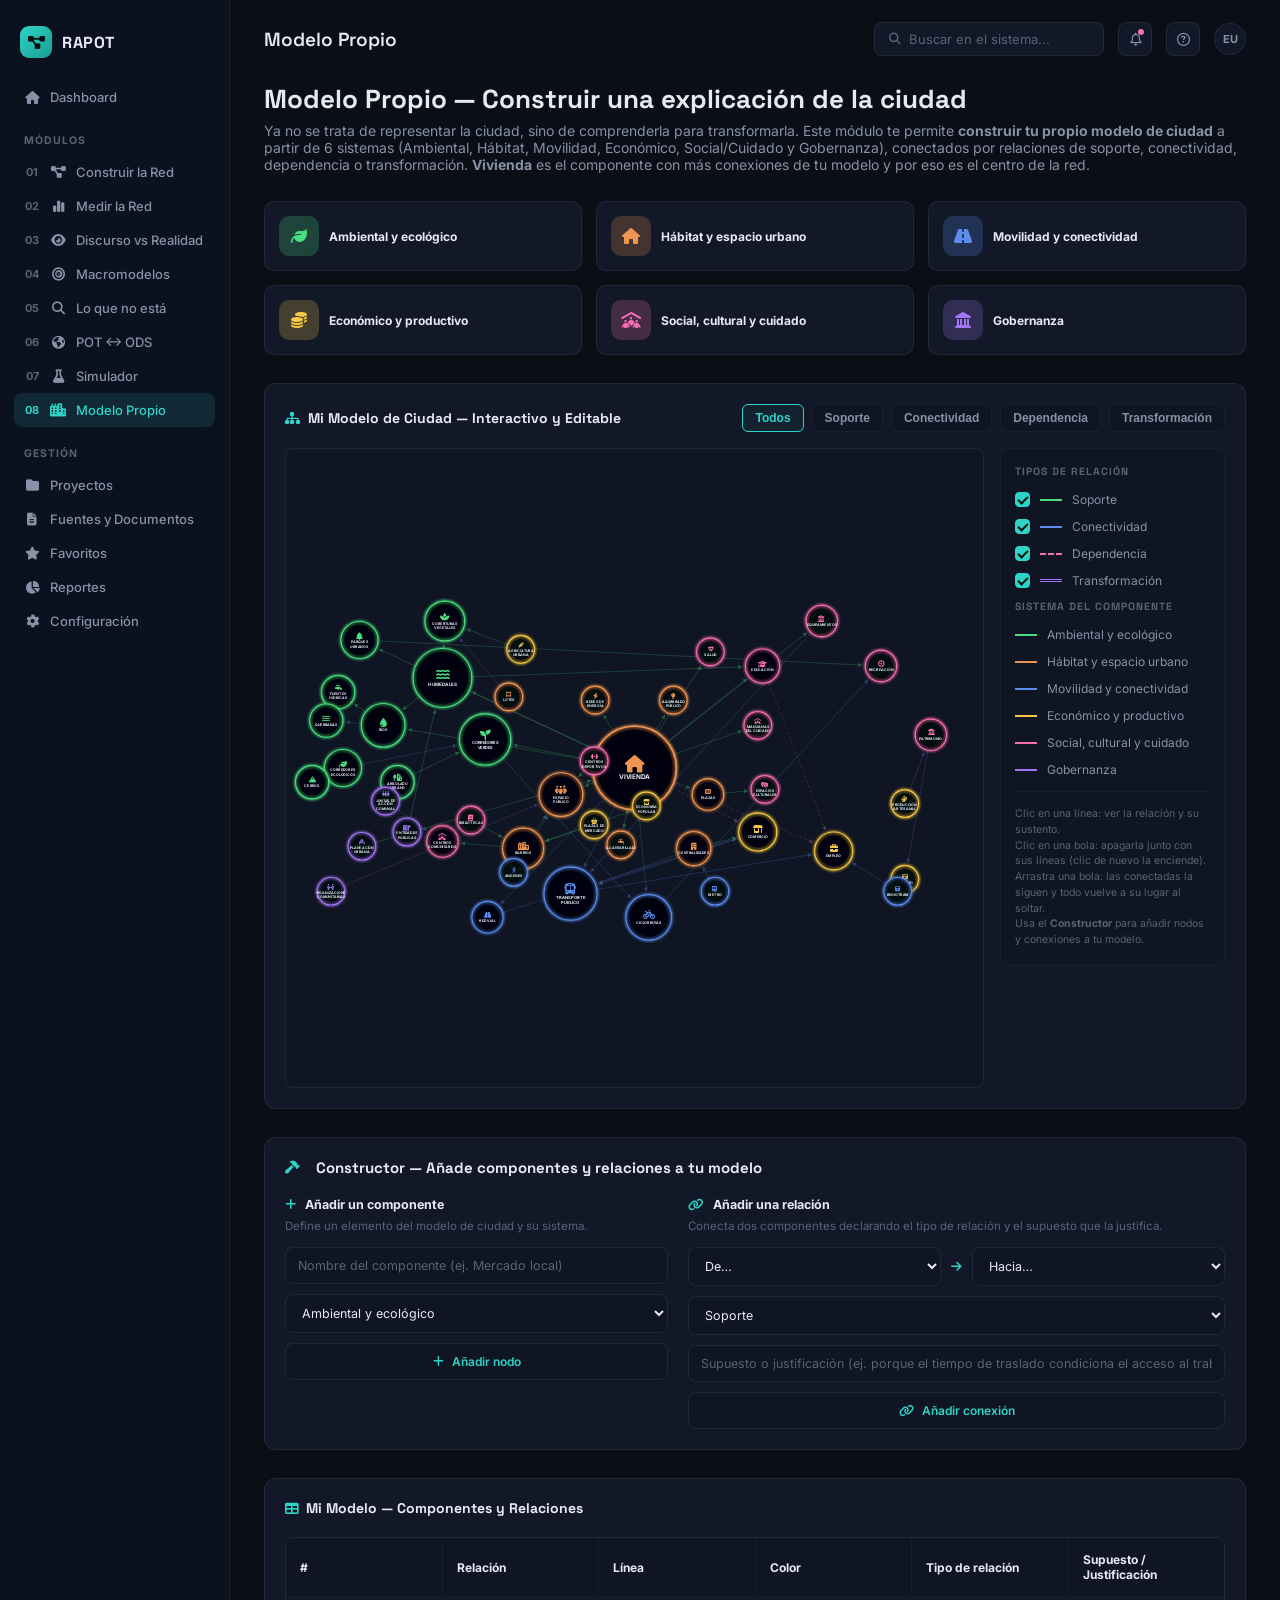
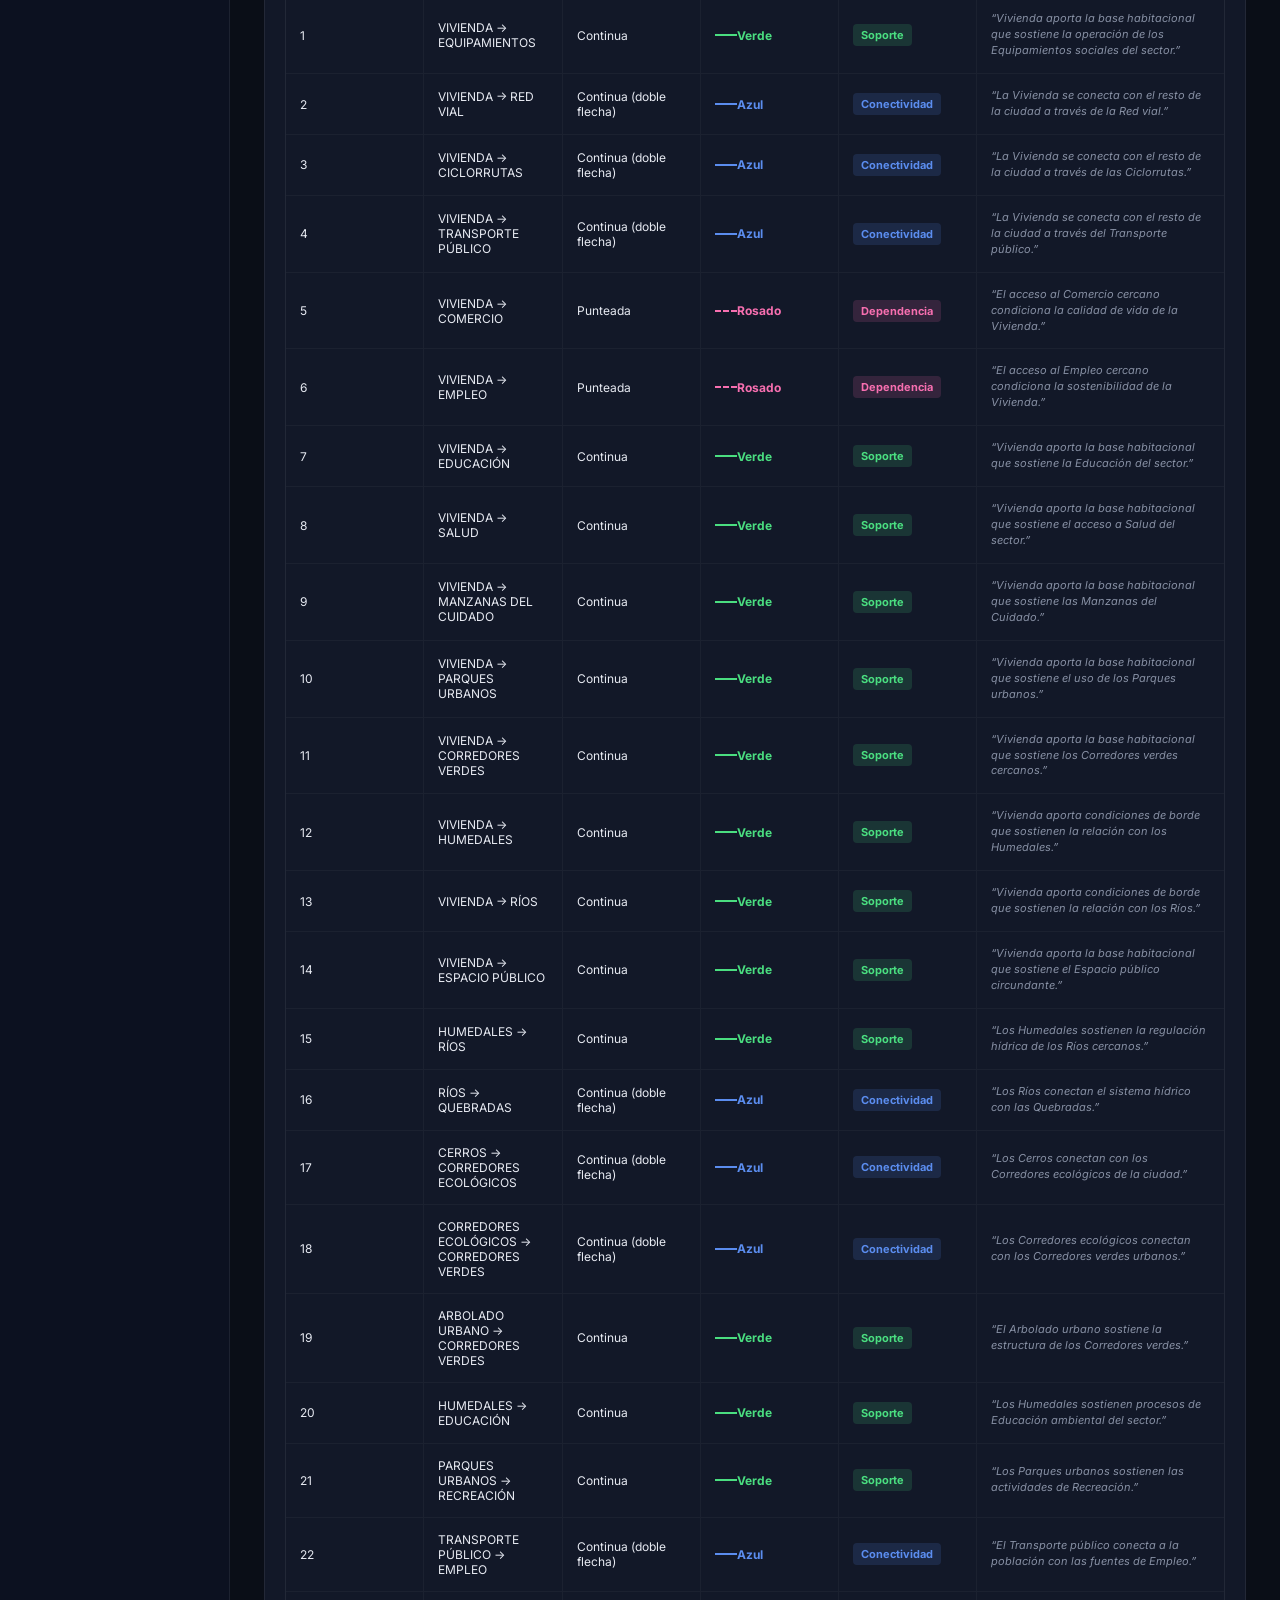
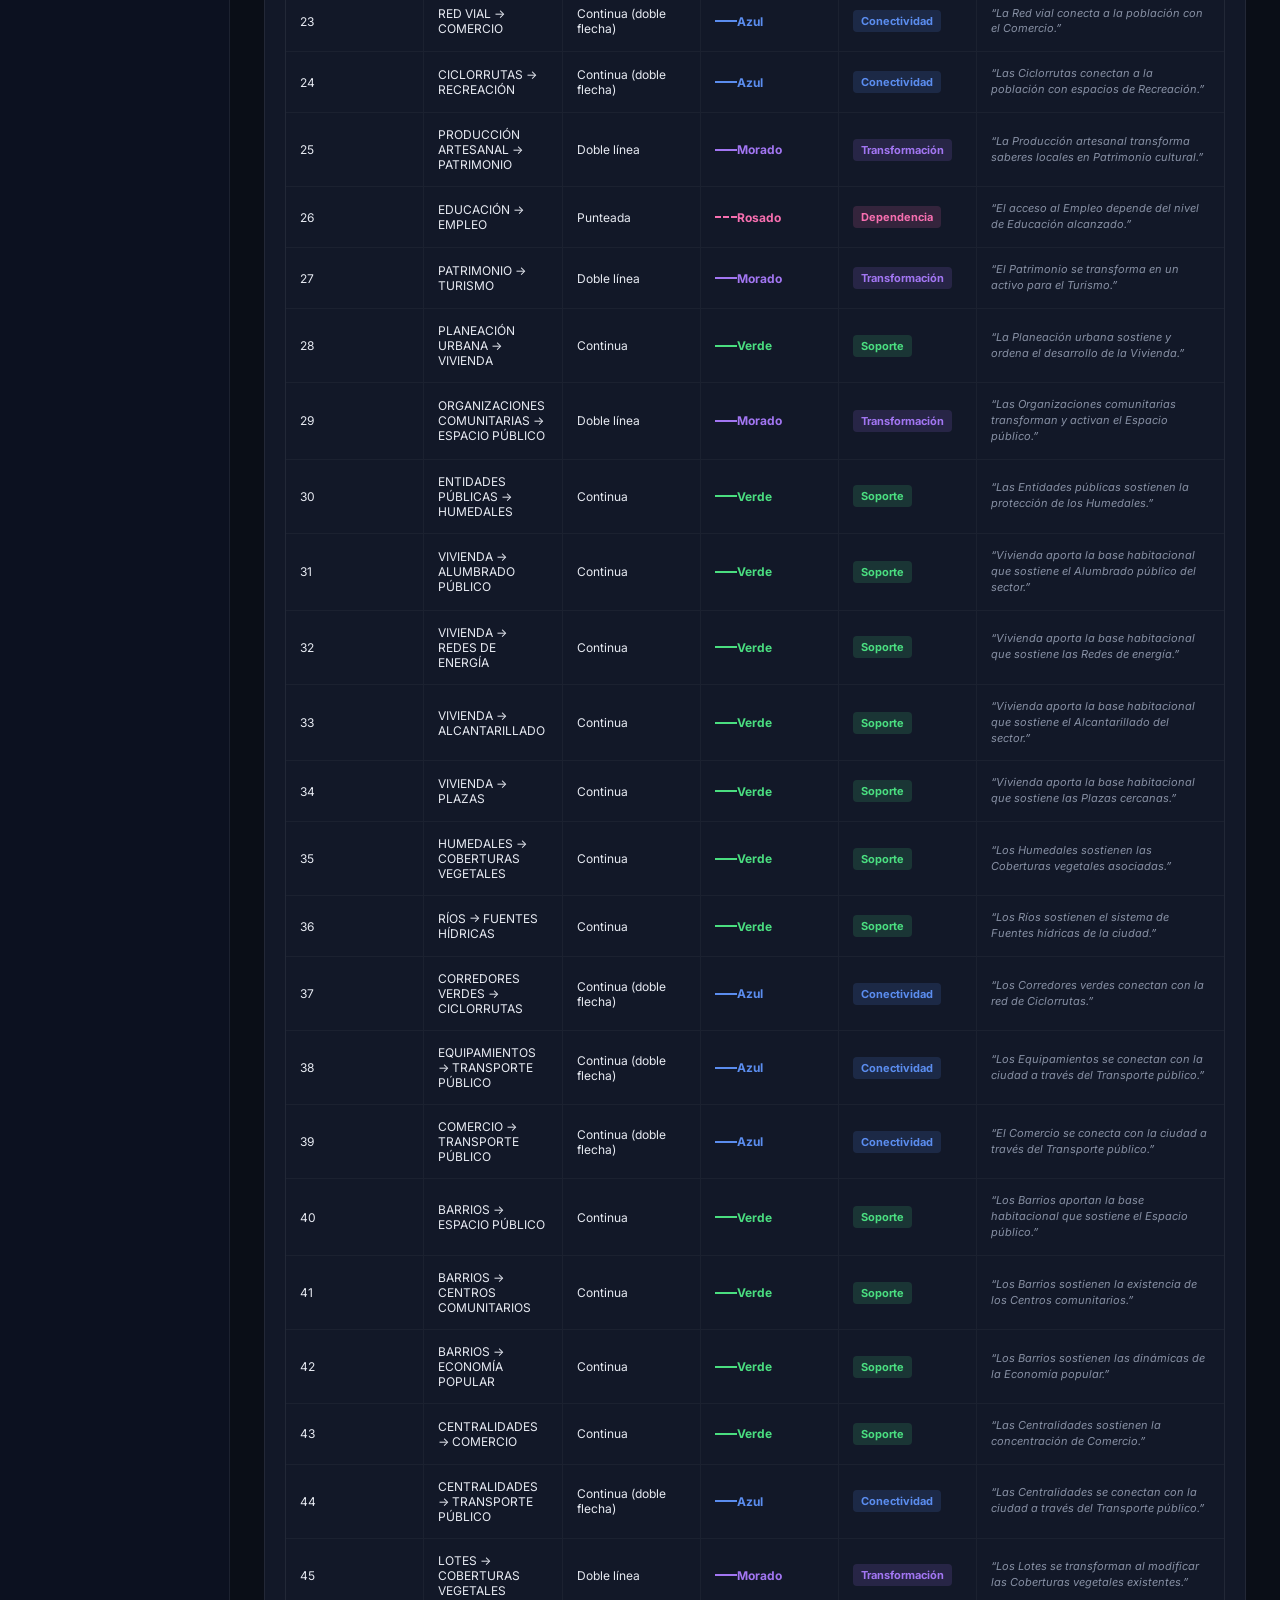
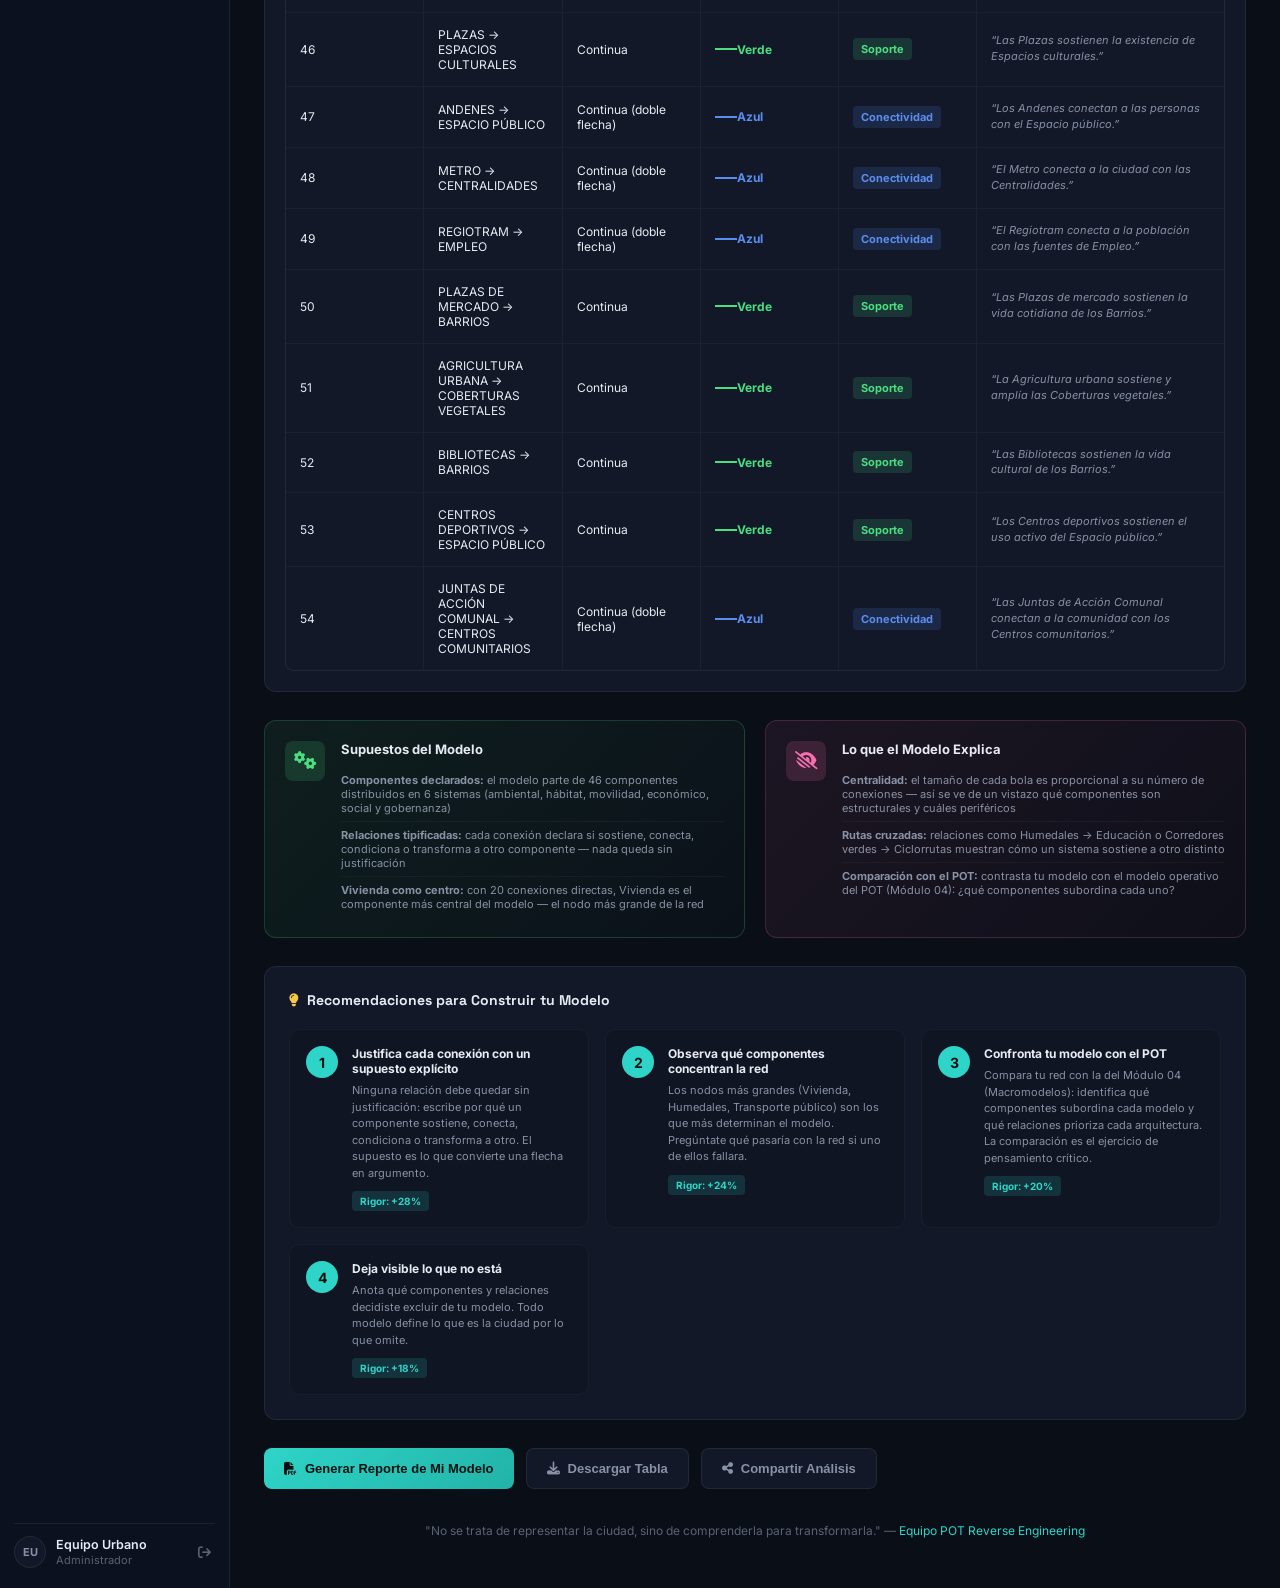
<file: modulo-08.html>
<!DOCTYPE html>
<html lang="es">
<head>
<meta charset="UTF-8">
<meta name="viewport" content="width=device-width, initial-scale=1.0">
<title>RAPOT · Modelo Propio</title>
<link rel="preconnect" href="https://fonts.googleapis.com">
<link href="https://fonts.googleapis.com/css2?family=Inter:wght@400;500;600;700;800&family=Space+Grotesk:wght@500;600;700&display=swap" rel="stylesheet">
<link rel="stylesheet" href="https://cdnjs.cloudflare.com/ajax/libs/font-awesome/6.4.0/css/all.min.css">
<link rel="stylesheet" href="modulo-08.css">
</head>
<body>
<div class="app">

  <aside class="sidebar">
    <div class="brand">
      <div class="mark"><i class="fa-solid fa-diagram-project"></i></div>
      <span>RAPOT</span>
    </div>

    <div class="nav-group">
      <a href="dashboard.html" class="nav-item"><i class="fa-solid fa-house"></i> Dashboard</a>
    </div>

    <div class="nav-group">
      <div class="nav-label">MÓDULOS</div>
      <a href="modulo-01.html" class="nav-item"><span class="num">01</span><i class="fa-solid fa-diagram-project"></i> Construir la Red</a>
      <a href="modulo-02.html" class="nav-item"><span class="num">02</span><i class="fa-solid fa-chart-simple"></i> Medir la Red</a>
      <a href="modulo-03.html" class="nav-item"><span class="num">03</span><i class="fa-solid fa-eye"></i> Discurso vs Realidad</a>
      <a href="modulo-04.html" class="nav-item"><span class="num">04</span><i class="fa-solid fa-bullseye"></i> Macromodelos</a>
      <a href="modulo-05.html" class="nav-item"><span class="num">05</span><i class="fa-solid fa-magnifying-glass"></i> Lo que no está</a>
      <a href="modulo-06.html" class="nav-item"><span class="num">06</span><i class="fa-solid fa-earth-americas"></i> POT ↔ ODS</a>
      <a href="modulo-07.html" class="nav-item"><span class="num">07</span><i class="fa-solid fa-flask"></i> Simulador</a>
      <a href="modulo-08.html" class="nav-item active"><span class="num">08</span><i class="fa-solid fa-city"></i> Modelo Propio</a>
    </div>

    <div class="nav-group">
      <div class="nav-label">GESTIÓN</div>
      <a href="proyectos.html" class="nav-item"><i class="fa-solid fa-folder"></i> Proyectos</a>
      <a href="fuentes.html" class="nav-item"><i class="fa-solid fa-file-lines"></i> Fuentes y Documentos</a>
      <a href="favoritos.html" class="nav-item"><i class="fa-solid fa-star"></i> Favoritos</a>
      <a href="reportes.html" class="nav-item"><i class="fa-solid fa-chart-pie"></i> Reportes</a>
      <a href="configuracion.html" class="nav-item"><i class="fa-solid fa-gear"></i> Configuración</a>
    </div>

    <div class="sidebar-footer">
      <div class="avatar-sm">EU</div>
      <div class="user-meta">
        <div class="name">Equipo Urbano</div>
        <div class="role">Administrador</div>
      </div>
      <a href="demo.html" class="logout-btn"><i class="fa-solid fa-arrow-right-from-bracket"></i></a>
    </div>
  </aside>

  <main class="main">

    <div class="topbar">
      <h1>Modelo Propio</h1>
      <div class="topbar-actions">
        <div class="search-box"><i class="fa-solid fa-magnifying-glass"></i> Buscar en el sistema...</div>
        <div class="icon-btn"><i class="fa-regular fa-bell"></i><span class="dot"></span></div>
        <div class="icon-btn"><i class="fa-regular fa-circle-question"></i></div>
        <div class="avatar-sm">EU</div>
      </div>
    </div>

    <div class="welcome">
      <h2>Modelo Propio — Construir una explicación de la ciudad</h2>
      <p>Ya no se trata de representar la ciudad, sino de comprenderla para transformarla. Este módulo te permite <strong>construir tu propio modelo de ciudad</strong> a partir de 6 sistemas (Ambiental, Hábitat, Movilidad, Económico, Social/Cuidado y Gobernanza), conectados por relaciones de soporte, conectividad, dependencia o transformación. <strong>Vivienda</strong> es el componente con más conexiones de tu modelo y por eso es el centro de la red.</p>
    </div>

    <!-- SISTEMAS: los 6 sistemas de la hoja "Sistemas y colores" del Excel -->
    <div class="ods-insight-stats" id="odsInsightStats">
      <div class="insight-card" data-insight="eco" style="--insight-color:#4ade80;" onclick="toggleInsight('eco')">
        <div class="insight-icon"><i class="fa-solid fa-leaf"></i></div>
        <div class="insight-title">Ambiental y ecológico</div>
      </div>

      <div class="insight-card" data-insight="habitat" style="--insight-color:#ef9552;" onclick="toggleInsight('habitat')">
        <div class="insight-icon"><i class="fa-solid fa-house"></i></div>
        <div class="insight-title">Hábitat y espacio urbano</div>
      </div>

      <div class="insight-card" data-insight="movilidad" style="--insight-color:#5b8def;" onclick="toggleInsight('movilidad')">
        <div class="insight-icon"><i class="fa-solid fa-road"></i></div>
        <div class="insight-title">Movilidad y conectividad</div>
      </div>

      <div class="insight-card" data-insight="economico" style="--insight-color:#f5c945;" onclick="toggleInsight('economico')">
        <div class="insight-icon"><i class="fa-solid fa-coins"></i></div>
        <div class="insight-title">Económico y productivo</div>
      </div>

      <div class="insight-card" data-insight="social" style="--insight-color:#f76fb0;" onclick="toggleInsight('social')">
        <div class="insight-icon"><i class="fa-solid fa-people-roof"></i></div>
        <div class="insight-title">Social, cultural y cuidado</div>
      </div>

      <div class="insight-card" data-insight="gobernanza" style="--insight-color:#a276f2;" onclick="toggleInsight('gobernanza')">
        <div class="insight-icon"><i class="fa-solid fa-landmark"></i></div>
        <div class="insight-title">Gobernanza</div>
      </div>
    </div>

    <!-- RED CONCEPTUAL -->
    <div class="network-section">
      <div class="network-header">
        <h3><i class="fa-solid fa-sitemap"></i> Mi Modelo de Ciudad — Interactivo y Editable</h3>
        <div class="network-controls">
          <button class="control-btn active" onclick="filterNetwork('all')">Todos</button>
          <button class="control-btn" onclick="filterNetwork('soporte')">Soporte</button>
          <button class="control-btn" onclick="filterNetwork('conectividad')">Conectividad</button>
          <button class="control-btn" onclick="filterNetwork('dependencia')">Dependencia</button>
          <button class="control-btn" onclick="filterNetwork('transformacion')">Transformación</button>
        </div>
      </div>

      <div class="network-viz-wrap">
        <svg id="networkViz" viewBox="0 0 1470 780" preserveAspectRatio="xMidYMid meet"></svg>

        <div class="network-sidebar">
          <aside class="network-legend" id="networkLegend">
            <div class="legend-title">Tipos de relación</div>

            <label class="legend-item" data-type="soporte">
              <input type="checkbox" checked>
              <span class="legend-swatch swatch-soporte"></span>
              Soporte
            </label>

            <label class="legend-item" data-type="conectividad">
              <input type="checkbox" checked>
              <span class="legend-swatch swatch-conectividad"></span>
              Conectividad
            </label>

            <label class="legend-item" data-type="dependencia">
              <input type="checkbox" checked>
              <span class="legend-swatch swatch-dependencia"></span>
              Dependencia
            </label>

            <label class="legend-item" data-type="transformacion">
              <input type="checkbox" checked>
              <span class="legend-swatch swatch-transformacion"></span>
              Transformación
            </label>

            <div class="legend-title">Sistema del componente</div>
            <div class="legend-item legend-static">
              <span class="legend-swatch swatch-eco"></span>
              Ambiental y ecológico
            </div>
            <div class="legend-item legend-static">
              <span class="legend-swatch swatch-habitat"></span>
              Hábitat y espacio urbano
            </div>
            <div class="legend-item legend-static">
              <span class="legend-swatch swatch-movilidad"></span>
              Movilidad y conectividad
            </div>
            <div class="legend-item legend-static">
              <span class="legend-swatch swatch-economico"></span>
              Económico y productivo
            </div>
            <div class="legend-item legend-static">
              <span class="legend-swatch swatch-social"></span>
              Social, cultural y cuidado
            </div>
            <div class="legend-item legend-static">
              <span class="legend-swatch swatch-gobernanza"></span>
              Gobernanza
            </div>

            <div class="legend-divider"></div>
            <div class="legend-hint">Clic en una línea: ver la relación y su sustento.<br>
            Clic en una bola: apagarla junto con sus líneas (clic de nuevo la enciende).<br>
            Arrastra una bola: las conectadas la siguen y todo vuelve a su lugar al soltar.<br>
            Usa el <strong>Constructor</strong> para añadir nodos y conexiones a tu modelo.</div>
          </aside>

          <div class="edge-info-panel" id="edgeInfoPanel">
            <div class="edge-info-header">
              <span id="edgeInfoTitle">Relación</span>
              <button class="edge-info-close" id="edgeInfoClose" type="button" aria-label="Cerrar">&times;</button>
            </div>
            <div class="edge-info-type" id="edgeInfoType"></div>
            <div class="edge-info-quote" id="edgeInfoQuote"></div>
            <div class="edge-info-page" id="edgeInfoPage"></div>
          </div>
        </div>
      </div>
    </div>

    <!-- CONSTRUCTOR DE MODELO -->
    <div class="builder-section">
      <div class="builder-card">
        <div class="card-header">
          <h3><i class="fa-solid fa-hammer"></i> Constructor — Añade componentes y relaciones a tu modelo</h3>
        </div>

        <div class="builder-grid">
          <div class="builder-block">
            <h4><i class="fa-solid fa-plus"></i> Añadir un componente</h4>
            <p class="builder-hint">Define un elemento del modelo de ciudad y su sistema.</p>
            <div class="builder-form">
              <input type="text" id="nodeName" placeholder="Nombre del componente (ej. Mercado local)">
              <select id="nodeCat">
                <option value="eco">Ambiental y ecológico</option>
                <option value="habitat">Hábitat y espacio urbano</option>
                <option value="movilidad">Movilidad y conectividad</option>
                <option value="economico">Económico y productivo</option>
                <option value="social">Social, cultural y cuidado</option>
                <option value="gobernanza">Gobernanza</option>
              </select>
              <button class="btn-builder" onclick="addNode()"><i class="fa-solid fa-plus"></i> Añadir nodo</button>
            </div>
          </div>

          <div class="builder-block">
            <h4><i class="fa-solid fa-link"></i> Añadir una relación</h4>
            <p class="builder-hint">Conecta dos componentes declarando el tipo de relación y el supuesto que la justifica.</p>
            <div class="builder-form">
              <div class="builder-row">
                <select id="edgeFrom"><option value="">De…</option></select>
                <i class="fa-solid fa-arrow-right arrow-sep"></i>
                <select id="edgeTo"><option value="">Hacia…</option></select>
              </div>
              <select id="edgeType">
                <option value="soporte">Soporte</option>
                <option value="conectividad">Conectividad</option>
                <option value="dependencia">Dependencia</option>
                <option value="transformacion">Transformación</option>
              </select>
              <input type="text" id="edgeJust" placeholder="Supuesto o justificación (ej. porque el tiempo de traslado condiciona el acceso al trabajo)">
              <button class="btn-builder" onclick="addEdge()"><i class="fa-solid fa-link"></i> Añadir conexión</button>
            </div>
          </div>
        </div>
      </div>
    </div>

    <!-- TABLA DEL MODELO -->
    <div class="analysis-container">
      <div class="analysis-card full-width">
        <div class="card-header">
          <h3><i class="fa-solid fa-table"></i> Mi Modelo — Componentes y Relaciones</h3>
        </div>

        <div class="matrix-container" id="modelTable">
          <div class="matrix-row header">
            <div class="matrix-cell header-cell">#</div>
            <div class="matrix-cell header-cell">Relación</div>
            <div class="matrix-cell header-cell">Línea</div>
            <div class="matrix-cell header-cell">Color</div>
            <div class="matrix-cell header-cell">Tipo de relación</div>
            <div class="matrix-cell header-cell">Supuesto / Justificación</div>
          </div>
          <!-- filas generadas dinámicamente por el JS -->
        </div>
      </div>
    </div>

    <!-- LECTURA DEL MODELO -->
    <div class="synergies-section">
      <div class="synergies-grid">
        <div class="synergy-card success">
          <div class="synergy-icon"><i class="fa-solid fa-gears"></i></div>
          <div class="synergy-content">
            <h4>Supuestos del Modelo</h4>
            <ul>
              <li><strong>Componentes declarados:</strong> el modelo parte de 46 componentes distribuidos en 6 sistemas (ambiental, hábitat, movilidad, económico, social y gobernanza)</li>
              <li><strong>Relaciones tipificadas:</strong> cada conexión declara si sostiene, conecta, condiciona o transforma a otro componente — nada queda sin justificación</li>
              <li><strong>Vivienda como centro:</strong> con 20 conexiones directas, Vivienda es el componente más central del modelo — el nodo más grande de la red</li>
            </ul>
          </div>
        </div>

        <div class="synergy-card conflict">
          <div class="synergy-icon"><i class="fa-solid fa-eye-low-vision"></i></div>
          <div class="synergy-content">
            <h4>Lo que el Modelo Explica</h4>
            <ul>
              <li><strong>Centralidad:</strong> el tamaño de cada bola es proporcional a su número de conexiones — así se ve de un vistazo qué componentes son estructurales y cuáles periféricos</li>
              <li><strong>Rutas cruzadas:</strong> relaciones como Humedales → Educación o Corredores verdes → Ciclorrutas muestran cómo un sistema sostiene a otro distinto</li>
              <li><strong>Comparación con el POT:</strong> contrasta tu modelo con el modelo operativo del POT (Módulo 04): ¿qué componentes subordina cada uno?</li>
            </ul>
          </div>
        </div>
      </div>
    </div>

    <!-- RECOMENDACIONES -->
    <div class="recommendations-section">
      <h3><i class="fa-solid fa-lightbulb"></i> Recomendaciones para Construir tu Modelo</h3>

      <div class="recommendations-grid">
        <div class="rec-card">
          <div class="rec-number">1</div>
          <div class="rec-content">
            <h4>Justifica cada conexión con un supuesto explícito</h4>
            <p>Ninguna relación debe quedar sin justificación: escribe por qué un componente sostiene, conecta, condiciona o transforma a otro. El supuesto es lo que convierte una flecha en argumento.
            <div class="rec-impact">
              <span class="impact-badge">Rigor: +28%</span>
            </div>
          </div>
        </div>

        <div class="rec-card">
          <div class="rec-number">2</div>
          <div class="rec-content">
            <h4>Observa qué componentes concentran la red</h4>
            <p>Los nodos más grandes (Vivienda, Humedales, Transporte público) son los que más determinan el modelo. Pregúntate qué pasaría con la red si uno de ellos fallara.
            <div class="rec-impact">
              <span class="impact-badge">Rigor: +24%</span>
            </div>
          </div>
        </div>

        <div class="rec-card">
          <div class="rec-number">3</div>
          <div class="rec-content">
            <h4>Confronta tu modelo con el POT</h4>
            <p>Compara tu red con la del Módulo 04 (Macromodelos): identifica qué componentes subordina cada modelo y qué relaciones prioriza cada arquitectura. La comparación es el ejercicio de pensamiento crítico.
            <div class="rec-impact">
              <span class="impact-badge">Rigor: +20%</span>
            </div>
          </div>
        </div>

        <div class="rec-card">
          <div class="rec-number">4</div>
          <div class="rec-content">
            <h4>Deja visible lo que no está</h4>
            <p>Anota qué componentes y relaciones decidiste excluir de tu modelo. Todo modelo define lo que es la ciudad por lo que omite.
            <div class="rec-impact">
              <span class="impact-badge">Rigor: +18%</span>
            </div>
          </div>
        </div>
      </div>
    </div>

    <!-- BOTONES DE ACCIÓN -->
    <div class="action-buttons">
      <button class="btn-primary" onclick="generateODSReport()">
        <i class="fa-solid fa-file-pdf"></i> Generar Reporte de Mi Modelo
      </button>
      <button class="btn-secondary" onclick="downloadAlignment()">
        <i class="fa-solid fa-download"></i> Descargar Tabla
      </button>
      <button class="btn-secondary" onclick="shareAnalysis()">
        <i class="fa-solid fa-share-nodes"></i> Compartir Análisis
      </button>
    </div>

    <footer>
      "No se trata de representar la ciudad, sino de comprenderla para transformarla." — <span>Equipo POT Reverse Engineering</span>
    </footer>

  </main>

</div>

<script src="modulo-08.js"></script>

</body>
</html>
</file>
<file: style.css>
:root{
  --bg: #121010;
  --bg-soft: #1b1817;
  --surface: #201c1a;
  --border: rgba(255,255,255,0.08);
  --border-strong: rgba(255,255,255,0.16);
  --text: #f3efe9;
  --text-dim: #b9b2aa;
  --text-faint: #857f78;

  /* gama "infografía": turquesa, coral, gris, mostaza sobre fondo negro
     (los nombres de variable son heredados del sistema anterior, los colores ya no son
     literalmente verde/morado/azul/amarillo) */
  --green: #2fbfae;
  --green-dark: #1f8f82;
  --green-soft: rgba(47,191,174,0.16);
  --purple: #ef6f6f;
  --purple-soft: rgba(239,111,111,0.16);
  --blue: #9aa1a8;
  --blue-soft: rgba(154,161,168,0.16);
  --yellow: #eab04c;
  --yellow-soft: rgba(234,176,76,0.16);

  --shadow-sm: 0 2px 6px rgba(0,0,0,0.35);
  --shadow-md: 0 14px 34px rgba(0,0,0,0.45);
  --shadow-lg: 0 30px 80px rgba(0,0,0,0.55);

  --radius-lg: 22px;
  --radius-md: 16px;
  --radius-sm: 10px;
}

*{ box-sizing:border-box; margin:0; padding:0; }

body{
  background: var(--bg);
  color: var(--text);
  font-family:'Inter', sans-serif;
  -webkit-font-smoothing:antialiased;
}

/* ================= NAVBAR ================= */
.navbar{
  display:flex;
  align-items:center;
  justify-content:space-between;
  gap:24px;
  padding: 16px 6vw;
  background: var(--surface);
  border-bottom:1px solid var(--border);
}

.navbar .logo{
  display:flex;
  align-items:center;
  gap:12px;
}

.navbar .logo .icon{
  width:34px;
  height:34px;
  flex-shrink:0;
}

.navbar .logo .icon circle:first-child{
  stroke: var(--border-strong);
}

.navbar .logo .icon circle:not(:first-child){
  fill: var(--green);
  filter: none;
}

.navbar .logo .text h1{
  font-family:'Space Grotesk', sans-serif;
  font-size:17px;
  font-weight:800;
  letter-spacing:0.5px;
  line-height:1.15;
  color: var(--text);
}

.navbar .logo .text p{
  font-size:10px;
  font-weight:600;
  letter-spacing:1.5px;
  color: var(--text-faint);
}

.navbar .menu{
  display:flex;
  gap:2px;
  list-style:none;
  background: var(--bg-soft);
  border:1px solid var(--border);
  border-radius:999px;
  padding:4px;
}

.navbar .menu li{
  cursor:pointer;
  font-size:12.5px;
  font-weight:600;
  letter-spacing:0.2px;
  color: var(--text-dim);
  padding:9px 18px;
  border-radius:999px;
  transition: color .15s, background .15s;
}

.navbar .menu li:hover{ color: var(--text); }
.navbar .menu li.active{ background: var(--text); color: var(--bg); }

.navbar .demo{
  cursor:pointer;
  background: var(--text);
  color: var(--bg);
  border:1px solid var(--text);
  border-radius:10px;
  padding:10px 18px;
  font-size:12.5px;
  font-weight:700;
  letter-spacing:0.3px;
  white-space:nowrap;
  transition: filter .15s, transform .15s;
  display:inline-flex;
  align-items:center;
  gap:8px;
  text-decoration:none;
}

.navbar .demo:hover{ filter:brightness(1.15); transform:translateY(-1px); }

@media (max-width: 768px){
  .navbar{
    flex-direction:column;
    align-items:flex-start;
    gap:16px;
  }
  .navbar .menu{ flex-wrap:wrap; gap:16px; }
}

/* ================= HERO ================= */
.hero{
  min-height:calc(100vh - 90px);
  display:flex;
  align-items:center;
  padding: 60px 5vw;
}

.hero-inner{
  display:grid;
  grid-template-columns: minmax(320px, 560px) 1fr;
  gap: 40px;
  max-width:1440px;
  margin:0 auto;
  width:100%;
  align-items:center;
}

/* ---------- COPY ---------- */
.hero-copy h1{
  font-family:'Space Grotesk', sans-serif;
  font-size: clamp(32px, 4.2vw, 48px);
  font-weight:800;
  line-height:1.18;
  letter-spacing:-0.6px;
  margin-bottom:22px;
  color: var(--text);
}

.hero-copy h1 .grad{
  background: linear-gradient(100deg, var(--green) 0%, var(--purple) 55%, var(--yellow) 100%);
  -webkit-background-clip: text;
  background-clip: text;
  color: transparent;
}

.lead{
  color: var(--text-dim);
  font-size:16px;
  line-height:1.65;
  max-width:480px;
  margin-bottom:34px;
}

.feature-grid{
  display:grid;
  grid-template-columns: 1fr 1fr;
  column-gap:32px;
  row-gap:22px;
  margin-bottom:38px;
  max-width:480px;
}

.feature .f-icon{
  width:38px;
  height:38px;
  border-radius:12px;
  background: var(--green-soft);
  color: var(--green);
  font-size:14px;
  display:flex;
  align-items:center;
  justify-content:center;
  margin-bottom:10px;
}

.feature h3{
  font-size:14px;
  font-weight:700;
  margin-bottom:5px;
  color: var(--text);
}

.feature p{
  font-size:12.5px;
  color: var(--text-faint);
  line-height:1.5;
  max-width:200px;
}

.cta-row{
  display:flex;
  align-items:center;
  gap:14px;
  flex-wrap:wrap;
}

.btn-primary{
  cursor:pointer;
  background: linear-gradient(90deg, var(--green), var(--green-dark));
  color:#0d0f0e;
  border:none;
  border-radius:12px;
  padding:15px 24px;
  font-size:13px;
  font-weight:800;
  letter-spacing:0.4px;
  display:inline-flex;
  align-items:center;
  gap:10px;
  text-decoration:none;
  transition: filter .15s, transform .15s;
  box-shadow: 0 12px 26px rgba(47,191,174,0.28);
}
.btn-primary:hover{ filter:brightness(1.1); transform:translateY(-1px); }

.btn-secondary{
  cursor:pointer;
  background: var(--surface);
  color: var(--text);
  border:1px solid var(--border-strong);
  border-radius:12px;
  padding:15px 22px;
  font-size:13px;
  font-weight:700;
  letter-spacing:0.4px;
  display:inline-flex;
  align-items:center;
  gap:10px;
  transition: background .15s, border-color .15s;
}
.btn-secondary:hover{ background: var(--bg-soft); }

/* ---------- NETWORK VISUAL ---------- */
.hero-visual{
  position:relative;
  display:flex;
  flex-direction:column;
  align-items:center;
}

.hero-visual-card{
  width:100%;
  background: var(--surface);
  border:1px solid var(--border);
  border-radius: var(--radius-lg);
  box-shadow: var(--shadow-lg);
  padding: 28px 26px 22px;
  display:flex;
  flex-direction:column;
  align-items:center;
}

.visual-question{
  font-size:14.5px;
  font-weight:700;
  color: var(--text);
  text-align:center;
  max-width:480px;
  line-height:1.5;
  margin-bottom:16px;
}

.legend{
  display:flex;
  align-items:center;
  gap:22px;
  margin-bottom:14px;
  flex-wrap:wrap;
  justify-content:center;
}

.legend-title{
  font-size:12.5px;
  font-weight:700;
  color: var(--text);
}

.legend-item{
  display:flex;
  align-items:center;
  gap:8px;
  font-size:12px;
  color: var(--text-faint);
}

.network-svg{
  width:100%;
  max-width:620px;
  height:auto;
  overflow:visible;
}

.node circle{
  fill: var(--surface);
  stroke-width:3.5;
  filter: drop-shadow(0 8px 18px rgba(0,0,0,0.4));
  transition: filter .18s ease, stroke-width .18s ease;
}

.node{
  cursor: grab;
  touch-action: none;
  user-select: none;
}

.node.dragging{
  cursor: grabbing;
}

.node.dragging circle{
  stroke-width:5;
}

.node text{
  fill: var(--text);
  font-family:'Inter', sans-serif;
  font-size:11px;
  font-weight:700;
  text-anchor:middle;
  pointer-events:none;
}

.node-green circle{ stroke: url(#grad-green); filter: drop-shadow(0 0 16px rgba(47,191,174,0.55)) drop-shadow(0 8px 18px rgba(0,0,0,0.4)); }
.node-purple circle{ stroke: url(#grad-purple); filter: drop-shadow(0 0 16px rgba(239,111,111,0.5)) drop-shadow(0 8px 18px rgba(0,0,0,0.4)); }
.node-blue circle{ stroke: url(#grad-blue); filter: drop-shadow(0 0 16px rgba(154,161,168,0.45)) drop-shadow(0 8px 18px rgba(0,0,0,0.4)); }
.node-yellow circle{ stroke: url(#grad-yellow); filter: drop-shadow(0 0 16px rgba(234,176,76,0.5)) drop-shadow(0 8px 18px rgba(0,0,0,0.4)); }

/* ---------- RELATION LINKS ---------- */
.link{ cursor:pointer; }

.link-line{
  fill:none;
  stroke: rgba(255,255,255,0.3);
  stroke-width:1.8;
  stroke-dasharray:5 5;
  stroke-linecap:round;
  opacity:1;
  transition: stroke .18s ease, stroke-width .18s ease, opacity .18s ease, filter .18s ease;
}

.link-arrow{
  fill: rgba(255,255,255,0.35);
  transition: fill .18s ease, filter .18s ease;
}

.link-hit{
  fill:none;
  stroke: transparent;
  stroke-width:22;
  cursor:pointer;
  pointer-events: all;
}

.link:hover .link-line,
.link:focus .link-line,
.link.link-active .link-line{
  stroke: var(--green);
  stroke-width:2.6;
  stroke-dasharray:6 4;
  opacity:1;
  filter: drop-shadow(0 0 6px rgba(47,191,174,0.6));
}

.link:hover .link-arrow,
.link:focus .link-arrow,
.link.link-active .link-arrow{
  fill: var(--green);
  filter: drop-shadow(0 0 6px rgba(47,191,174,0.6));
}

.leg-svg{ display:block; }

/* ================= POPUP ================= */
.pot-popup{
  position:fixed;
  width:min(340px, 86vw);
  background: var(--surface);
  border:1px solid var(--border);
  border-radius: var(--radius-md);
  padding:18px 20px 16px;
  box-shadow: var(--shadow-lg);
  z-index:10000;
  animation: pot-pop-in .16s ease;
}

@keyframes pot-pop-in{
  from{ opacity:0; transform:translateY(6px) scale(.97); }
  to{ opacity:1; transform:none; }
}

.pot-popup .pot-popup-close{
  cursor:pointer;
  position:absolute;
  top:10px; right:12px;
  background:none;
  border:none;
  color: var(--text-faint);
  font-size:14px;
  padding:4px;
  line-height:1;
}
.pot-popup .pot-popup-close:hover{ color: var(--text); }

.pot-popup .pot-relation{
  font-size:11px;
  font-weight:700;
  letter-spacing:0.6px;
  color: var(--green);
  text-transform:uppercase;
  margin-bottom:10px;
  padding-right:18px;
}

.pot-popup .pot-quote{
  font-size:14px;
  line-height:1.55;
  font-style:italic;
  color: var(--text);
  margin-bottom:14px;
}

.pot-popup .pot-page{
  font-size:12px;
  color: var(--text-faint);
  border-top:1px solid var(--border);
  padding-top:10px;
  font-weight:600;
  letter-spacing:0.3px;
}

/* ---------- RESPONSIVE ---------- */
@media (max-width: 980px){
  .hero-inner{
    grid-template-columns: 1fr;
  }
  .hero-visual{ order:-1; margin-bottom:20px; }
  .feature-grid{ max-width:none; }
  .lead{ max-width:none; }
  .hero-copy h1{ font-size: clamp(30px, 7vw, 44px); }
}

@media (max-width: 480px){
  .cta-row{ flex-direction:column; align-items:stretch; }
  .btn-primary, .btn-secondary{ justify-content:center; }
}
/* ================= POPUP DE REDES POR ESTRUCTURA ================= */

.redes-modal-overlay{
  position: fixed;
  inset: 0;
  background: rgba(0,0,0,0.7);
  backdrop-filter: blur(3px);
  display: flex;
  align-items: center;
  justify-content: center;
  z-index: 20000;
  padding: 24px;
  animation: redes-fade-in .15s ease;
}

.redes-modal-overlay[hidden]{ display: none; }

@keyframes redes-fade-in{
  from{ opacity: 0; }
  to{ opacity: 1; }
}

.redes-modal{
  position: relative;
  width: min(1100px, 100%);
  max-height: 92vh;
  overflow: auto;
  background: var(--surface);
  border: 1px solid var(--border, rgba(255,255,255,0.08));
  border-radius: 22px;
  padding: 26px 28px 30px;
  box-shadow: 0 30px 80px rgba(0,0,0,0.6);
  animation: redes-pop-in .18s ease;
}

@keyframes redes-pop-in{
  from{ opacity: 0; transform: translateY(10px) scale(.97); }
  to{ opacity: 1; transform: none; }
}

.redes-modal-close{
  cursor: pointer;
  position: absolute;
  top: 16px; right: 18px;
  width: 32px; height: 32px;
  border-radius: 8px;
  background: var(--bg-soft, #1b1817);
  border: 1px solid var(--border, rgba(255,255,255,0.08));
  color: var(--text-dim, #b9b2aa);
  font-size: 14px;
  line-height: 1;
  display: flex;
  align-items: center;
  justify-content: center;
  transition: background .15s, color .15s;
}
.redes-modal-close:hover{ background: var(--border-strong); color: var(--text, #f3efe9); }

.redes-modal-header{
  margin-bottom: 6px;
  padding-right: 40px;
}

.redes-modal-header h2{
  font-family: 'Space Grotesk', sans-serif;
  font-size: 22px;
  font-weight: 800;
  letter-spacing: -0.2px;
  color: var(--redes-accent, #2fbfae);
}

.redes-modal-subtitle{
  font-size: 12.5px;
  font-weight: 600;
  letter-spacing: 0.3px;
  color: var(--text-faint, #857f78);
  margin-top: 4px;
}

.redes-modal-body{
  display: grid;
  grid-template-columns: 1fr 230px;
  gap: 22px;
  margin-top: 18px;
  align-items: start;
}

.redes-network-svg{
  width: 100%;
  height: auto;
  overflow: visible;
}

/* ---- nodos ---- */
.redes-node{
  cursor: default;
}

.redes-node circle{
  fill: var(--surface, #201c1a);
  stroke-width: 3;
  filter: drop-shadow(0 8px 16px rgba(0,0,0,0.4));
  transition: opacity .18s ease;
}

.redes-node.is-primary circle{
  stroke-width: 4;
}

.redes-node text{
  fill: var(--text, #f3efe9);
  font-family: 'Inter', sans-serif;
  font-weight: 700;
  text-anchor: middle;
  pointer-events: none;
}

.redes-node .redes-node-label{
  font-size: 9.5px;
  line-height: 1.15;
}

.redes-node .redes-node-icon-fo{
  overflow: visible;
  pointer-events: none;
}

.redes-node .redes-node-icon{
  width: 100%;
  height: 100%;
  display: flex;
  align-items: center;
  justify-content: center;
  font-size: 15px;
}

.redes-nodes.dim-secondary .redes-node:not(.is-primary){
  opacity: 0.35;
}

/* colores por color de acento del nodo (turquesa / coral / gris / mostaza), con brillo degradado sobre fondo negro */
.redes-node[data-accent="green"]  circle{ stroke: url(#grad-green);  filter: drop-shadow(0 0 11px rgba(47,191,174,0.45)) drop-shadow(0 8px 16px rgba(0,0,0,0.4)); }
.redes-node[data-accent="green"]  .redes-node-icon{ color: #4fd6c6; }
.redes-node[data-accent="purple"] circle{ stroke: url(#grad-purple); filter: drop-shadow(0 0 11px rgba(239,111,111,0.4)) drop-shadow(0 8px 16px rgba(0,0,0,0.4)); }
.redes-node[data-accent="purple"] .redes-node-icon{ color: #f2908f; }
.redes-node[data-accent="blue"]   circle{ stroke: url(#grad-blue);   filter: drop-shadow(0 0 11px rgba(154,161,168,0.4)) drop-shadow(0 8px 16px rgba(0,0,0,0.4)); }
.redes-node[data-accent="blue"]   .redes-node-icon{ color: #c3c9ce; }
.redes-node[data-accent="yellow"] circle{ stroke: url(#grad-yellow); filter: drop-shadow(0 0 11px rgba(234,176,76,0.45)) drop-shadow(0 8px 16px rgba(0,0,0,0.4)); }
.redes-node[data-accent="yellow"] .redes-node-icon{ color: #f2c069; }

.redes-node.is-primary circle{
  stroke-width: 5;
}
.redes-node[data-accent="green"].is-primary  circle{ filter: drop-shadow(0 0 18px rgba(47,191,174,0.6)) drop-shadow(0 10px 22px rgba(0,0,0,0.45)); }
.redes-node[data-accent="purple"].is-primary circle{ filter: drop-shadow(0 0 18px rgba(239,111,111,0.55)) drop-shadow(0 10px 22px rgba(0,0,0,0.45)); }
.redes-node[data-accent="blue"].is-primary   circle{ filter: drop-shadow(0 0 18px rgba(154,161,168,0.5)) drop-shadow(0 10px 22px rgba(0,0,0,0.45)); }
.redes-node[data-accent="yellow"].is-primary circle{ filter: drop-shadow(0 0 18px rgba(234,176,76,0.6)) drop-shadow(0 10px 22px rgba(0,0,0,0.45)); }

/* ---- conexiones ---- */
.redes-edges{ transition: opacity .18s ease; }
.redes-edges.is-hidden{ opacity: 0; pointer-events: none; }

.redes-edge{ cursor: pointer; }
.redes-edge-hit{ fill: none; stroke: transparent; stroke-width: 16; pointer-events: all; }

.redes-edge-line{ fill: none; stroke-linecap: round; transition: stroke-width .15s ease, filter .15s ease; }
.redes-edge-arrow{ transition: filter .15s ease; }

.redes-edge:hover .redes-edge-line,
.redes-edge:focus .redes-edge-line{
  stroke-width: 3.2;
  filter: drop-shadow(0 0 6px rgba(255,255,255,0.4));
}

.redes-edge-directa .redes-edge-line{ stroke: rgba(255,255,255,0.4); stroke-width: 1.6; }
.redes-edge-directa .redes-edge-arrow{ fill: rgba(255,255,255,0.4); }

.redes-edge-indirecta .redes-edge-line{ stroke: rgba(255,255,255,0.3); stroke-width: 1.4; stroke-dasharray: 4 4; }
.redes-edge-indirecta .redes-edge-arrow{ fill: rgba(255,255,255,0.3); }

.redes-edge-soporte .redes-edge-line{ stroke: url(#grad-soporte); stroke-width: 2; }
.redes-edge-soporte .redes-edge-arrow{ fill: #f0a15c; }
.redes-edge-soporte.is-dashed .redes-edge-line{ stroke-dasharray: 4 4; stroke-width: 1.6; }

.redes-edge-resiliencia .redes-edge-line{ stroke: url(#grad-resiliencia); stroke-width: 2; }
.redes-edge-resiliencia .redes-edge-arrow{ fill: #6fb8ae; }
.redes-edge-resiliencia.is-dashed .redes-edge-line{ stroke-dasharray: 4 4; stroke-width: 1.6; }

/* ---- panel lateral ---- */
.redes-side-panel{
  display: flex;
  flex-direction: column;
  gap: 14px;
}

.redes-legend-card, .redes-conventions-card{
  background: var(--bg-soft, #1b1817);
  border: 1px solid var(--border, rgba(255,255,255,0.08));
  border-radius: 14px;
  padding: 14px 16px 16px;
}

.redes-legend-card-title{
  display: block;
  font-size: 12.5px;
  font-weight: 700;
  color: var(--text, #f3efe9);
  margin-bottom: 12px;
  padding-bottom: 10px;
  border-bottom: 1px solid var(--border, rgba(255,255,255,0.08));
}

.redes-toggle-row{
  display: flex;
  align-items: center;
  justify-content: space-between;
  gap: 10px;
  font-size: 12px;
  color: var(--text-dim, #b9b2aa);
  margin-bottom: 10px;
}
.redes-toggle-row:last-child{ margin-bottom: 0; }

.redes-toggle{
  cursor: pointer;
  position: relative;
  width: 34px;
  height: 19px;
  border-radius: 999px;
  border: none;
  background: rgba(255,255,255,0.18);
  transition: background .15s ease;
  flex-shrink: 0;
}

.redes-toggle .redes-toggle-knob{
  position: absolute;
  top: 2px; left: 2px;
  width: 15px; height: 15px;
  border-radius: 50%;
  background: #fff;
  box-shadow: 0 1px 3px rgba(0,0,0,0.4);
  transition: transform .15s ease;
}

.redes-toggle.is-on{ background: var(--green, #2fbfae); }
.redes-toggle.is-on .redes-toggle-knob{ transform: translateX(15px); }

.redes-convention-item{
  display: flex;
  align-items: center;
  gap: 10px;
  font-size: 12px;
  color: var(--text-dim, #b9b2aa);
  margin-bottom: 9px;
}
.redes-convention-item:last-child{ margin-bottom: 0; }

.redes-swatch{
  width: 24px;
  height: 0;
  border-top: 2px solid;
  flex-shrink: 0;
}

.redes-swatch-directa{ border-top-style: solid; border-top-color: rgba(255,255,255,0.4); }
.redes-swatch-indirecta{ border-top-style: dashed; border-top-color: rgba(255,255,255,0.3); }
.redes-swatch-soporte{ border-top-style: solid; border-image: linear-gradient(90deg,#eab04c,#ef6f6f) 1; }
.redes-swatch-resiliencia{ border-top-style: solid; border-image: linear-gradient(90deg,#2fbfae,#9aa1a8) 1; }

@media (max-width: 760px){
  .redes-modal-body{ grid-template-columns: 1fr; }
  .redes-side-panel{ flex-direction: row; flex-wrap: wrap; }
  .redes-legend-card, .redes-conventions-card{ flex: 1 1 220px; }
}

/* ---- popup de sustento (al hacer click en una línea de relación) ---- */
.sustento-popup{
  position: fixed;
  width: min(360px, 88vw);
  background: var(--surface, #201c1a);
  border: 1px solid var(--border, rgba(255,255,255,0.08));
  border-radius: var(--radius-md, 16px);
  padding: 18px 20px 16px;
  box-shadow: 0 24px 60px rgba(0,0,0,0.6);
  z-index: 21000;
  animation: pot-pop-in .16s ease;
}

.sustento-popup .pot-popup-close{
  cursor: pointer;
  position: absolute;
  top: 10px; right: 12px;
  background: none;
  border: none;
  color: var(--text-faint, #857f78);
  font-size: 14px;
  padding: 4px;
  line-height: 1;
}
.sustento-popup .pot-popup-close:hover{ color: var(--text, #f3efe9); }

.sustento-popup .sustento-relation{
  font-size: 13.5px;
  font-weight: 800;
  color: var(--text, #f3efe9);
  margin-bottom: 8px;
  padding-right: 18px;
}

.sustento-tipo-badge{
  display: inline-flex;
  font-size: 10.5px;
  font-weight: 800;
  letter-spacing: 0.3px;
  text-transform: uppercase;
  padding: 3px 9px;
  border-radius: 999px;
  margin-bottom: 10px;
}
.sustento-tipo-soporte{ background: rgba(234,176,76,0.18); color: #eab04c; }
.sustento-tipo-resiliencia{ background: rgba(47,191,174,0.18); color: #4fd6c6; }
.sustento-tipo-directa{ background: rgba(255,255,255,0.08); color: var(--text-dim); }
.sustento-tipo-indirecta{ background: rgba(255,255,255,0.08); color: var(--text-dim); }
.sustento-tipo-generico{ background: rgba(255,255,255,0.08); color: var(--text-dim); }

.sustento-popup .pot-quote{
  font-size: 13.5px;
  line-height: 1.55;
  font-style: italic;
  color: var(--text, #f3efe9);
  margin-bottom: 12px;
}

.sustento-popup .sustento-partial-note{
  font-size: 11px;
  color: var(--text-faint, #857f78);
  margin-top: -6px;
  margin-bottom: 12px;
}

.sustento-popup .pot-page{
  font-size: 12px;
  color: var(--text-faint, #857f78);
  border-top: 1px solid var(--border, rgba(255,255,255,0.08));
  padding-top: 10px;
  font-weight: 600;
  letter-spacing: 0.3px;
}
</file>
<file: configuracion.css>
:root{
    --bg: #0a0e17;
    --sidebar: #0c1120;
    --panel: #121828;
    --panel-alt: #0f1522;
    --border: rgba(255,255,255,0.07);
    --border-soft: rgba(255,255,255,0.04);
    --text: #e7eaf2;
    --text-dim: #8891a5;
    --text-faint: #5a6274;
    --teal: #2fd4c8;
    --teal-dim: rgba(47,212,200,0.12);
    --blue: #5b8def;
    --purple: #a276f2;
    --green: #4ade80;
    --yellow: #f5c945;
    --skyblue: #4fb8f0;
    --pink: #f76fb0;
    --orange: #ef9552;
  }
  *{box-sizing:border-box; margin:0; padding:0;}
  body{
    font-family:'Inter', sans-serif;
    background: var(--bg);
    color: var(--text);
    font-size:14px;
    -webkit-font-smoothing:antialiased;
  }
  .app{ display:flex; min-height:100vh; }

  /* ---------- SIDEBAR ---------- */
  .sidebar{
    width:230px;
    flex-shrink:0;
    background: var(--sidebar);
    border-right:1px solid var(--border);
    display:flex;
    flex-direction:column;
    padding:20px 14px;
  }
  .brand{
    display:flex; align-items:center; gap:10px;
    padding:6px 6px 22px 6px;
  }
  .brand .mark{
    width:32px; height:32px; border-radius:9px;
    background: linear-gradient(135deg, var(--teal), #1a9d94);
    display:flex; align-items:center; justify-content:center;
    color:#06110f; font-size:15px;
  }
  .brand span{
    font-family:'Space Grotesk', sans-serif;
    font-weight:700; font-size:16px; letter-spacing:0.5px;
  }
  .nav-group{ margin-bottom:20px; }
  .nav-label{
    font-size:10.5px; font-weight:700; letter-spacing:1px;
    color: var(--text-faint);
    padding:0 10px; margin-bottom:8px;
  }
  .nav-item{
    display:flex; align-items:center; gap:10px;
    padding:9px 10px; border-radius:8px;
    color: var(--text-dim);
    font-size:13px; font-weight:500;
    cursor:pointer;
    transition: background .15s, color .15s;
    white-space:nowrap;
  }
  .nav-item i{ width:16px; text-align:center; font-size:13px; }
  .nav-item .num{
    font-size:11px; font-weight:700; width:16px; text-align:center; color: var(--text-faint);
  }
  .nav-item:hover{ background: rgba(255,255,255,0.04); color: var(--text); }
  .nav-item.active{
    background: var(--teal-dim);
    color: var(--teal);
  }
  .nav-item.active .num{ color: var(--teal); }
  .nav-item.disabled{ opacity:0.45; }

  .sidebar-footer{
    margin-top:auto;
    border-top:1px solid var(--border);
    padding-top:12px;
    display:flex; align-items:center; gap:10px;
  }
  .avatar-sm{
    width:32px; height:32px; border-radius:50%;
    background: var(--panel);
    border:1px solid var(--border);
    display:flex; align-items:center; justify-content:center;
    font-size:11px; font-weight:700; color: var(--text-dim);
    flex-shrink:0;
  }
  .user-meta{ line-height:1.3; flex:1; min-width:0; }
  .user-meta .name{ font-size:12.5px; font-weight:600; color:var(--text); }
  .user-meta .role{ font-size:11px; color: var(--text-faint); }
  .logout-btn{
    background:none; border:none; color:var(--text-faint);
    font-size:13px; cursor:pointer; padding:4px;
  }
  .logout-btn:hover{ color: var(--pink); }
  a.logout-btn{ text-decoration:none; }

  /* ---------- MAIN ---------- */
  .main{ flex:1; padding:22px 34px 50px; min-width:0; }

  .topbar{
    display:flex; align-items:center; justify-content:space-between;
    margin-bottom:26px;
  }
  .topbar h1{
    font-family:'Space Grotesk', sans-serif;
    font-size:19px; font-weight:600;
  }
  .topbar-actions{ display:flex; align-items:center; gap:14px; }
  .search-box{
    display:flex; align-items:center; gap:8px;
    background: var(--panel);
    border:1px solid var(--border);
    border-radius:8px;
    padding:8px 14px;
    color: var(--text-faint);
    font-size:13px;
    width:230px;
  }
  .search-box i{ font-size:12px; }
  .icon-btn{
    width:34px; height:34px; border-radius:8px;
    display:flex; align-items:center; justify-content:center;
    background: var(--panel);
    border:1px solid var(--border);
    color: var(--text-dim);
    font-size:13px;
    position:relative;
  }
  .icon-btn .dot{
    position:absolute; top:6px; right:7px;
    width:6px; height:6px; border-radius:50%;
    background: var(--pink);
  }

  .welcome{ margin-bottom:30px; }
  .welcome h2{
    font-family:'Space Grotesk', sans-serif;
    font-size:26px; font-weight:700; margin-bottom:6px;
  }
  .welcome p{ color: var(--text-dim); font-size:14px; }

  .section-head{ margin-bottom:16px; }
  .section-head .eyebrow{
    font-size:11.5px; font-weight:700; letter-spacing:1.5px;
    color: var(--teal); margin-bottom:4px;
  }
  .section-head .desc{ color: var(--text-faint); font-size:13px; }

  /* ---------- MODULE CARDS ---------- */
  .modules-grid{
    display:grid;
    grid-template-columns: repeat(4, 1fr);
    gap:16px;
    margin-bottom:26px;
  }
  .module-card{
    background: var(--panel);
    border:1px solid var(--border);
    border-radius:14px;
    padding:18px;
    display:flex; flex-direction:column;
    position:relative;
    transition: border-color .2s, transform .2s;
  }
  .module-card:hover{ transform: translateY(-2px); border-color: rgba(255,255,255,0.14); }
  .module-card.featured{
    border-color: rgba(47,212,200,0.45);
    box-shadow: 0 0 0 1px rgba(47,212,200,0.12), 0 12px 30px -14px rgba(47,212,200,0.35);
  }
  .module-card .star{
    position:absolute; top:16px; right:16px;
    color: var(--teal); font-size:13px;
  }
  .module-top{ display:flex; align-items:flex-start; justify-content:space-between; margin-bottom:14px; }
  .module-num{
    font-family:'Space Grotesk', sans-serif;
    font-size:12px; font-weight:700; color: var(--text-faint);
  }
  .module-icon{
    width:42px; height:42px; border-radius:11px;
    display:flex; align-items:center; justify-content:center;
    font-size:17px; margin-bottom:14px;
  }
  .module-card h3{
    font-family:'Space Grotesk', sans-serif;
    font-size:14.5px; font-weight:700; letter-spacing:0.3px;
    line-height:1.3; margin-bottom:10px;
  }
  .module-card p{
    color: var(--text-dim); font-size:12.5px; line-height:1.55;
    flex:1; margin-bottom:16px;
  }
  .module-btn{
    border:1px solid var(--border);
    background: transparent;
    color: var(--text-dim);
    border-radius:8px;
    padding:9px 12px;
    font-size:12.5px; font-weight:600;
    display:flex; align-items:center; justify-content:center; gap:6px;
    cursor:pointer;
    transition: background .15s, color .15s, border-color .15s;
  }
  .module-btn:hover{ background: rgba(255,255,255,0.05); color:var(--text); }
  .module-btn.primary{
    background: linear-gradient(135deg, var(--teal), #22b3a8);
    border-color: transparent;
    color:#06120f;
  }
  .module-btn.primary:hover{ filter:brightness(1.08); }
  a.module-btn, a.nav-item, a.cta-btn{ text-decoration:none; }

  /* module color themes */
  .theme-teal .module-icon{ background: rgba(47,212,200,0.14); color: var(--teal); }
  .theme-blue .module-icon{ background: rgba(91,141,239,0.14); color: var(--blue); }
  .theme-purple .module-icon{ background: rgba(162,118,242,0.14); color: var(--purple); }
  .theme-green .module-icon{ background: rgba(74,222,128,0.14); color: var(--green); }
  .theme-yellow .module-icon{ background: rgba(245,201,69,0.14); color: var(--yellow); }
  .theme-skyblue .module-icon{ background: rgba(79,184,240,0.14); color: var(--skyblue); }
  .theme-pink .module-icon{ background: rgba(247,111,176,0.14); color: var(--pink); }
  .theme-orange .module-icon{ background: rgba(239,149,82,0.14); color: var(--orange); }

  .theme-teal h3{ color: var(--teal); }
  .theme-blue h3{ color: var(--blue); }
  .theme-purple h3{ color: var(--purple); }
  .theme-green h3{ color: var(--green); }
  .theme-yellow h3{ color: var(--yellow); }
  .theme-skyblue h3{ color: var(--skyblue); }
  .theme-pink h3{ color: var(--pink); }
  .theme-orange h3{ color: var(--orange); }

  /* ---------- BOTTOM ROW ---------- */
  .bottom-row{
    display:grid;
    grid-template-columns: 1.6fr 1fr;
    gap:16px;
  }
  .panel{
    background: var(--panel);
    border:1px solid var(--border);
    border-radius:14px;
    padding:20px 22px;
  }
  .panel-head{
    display:flex; align-items:center; justify-content:space-between;
    margin-bottom:18px;
  }
  .panel-head h4{
    font-size:12px; font-weight:700; letter-spacing:1px; color: var(--text-dim);
  }
  .status-pill{
    display:flex; align-items:center; gap:6px;
    font-size:11.5px; font-weight:600; color: var(--green);
    background: rgba(74,222,128,0.1);
    border:1px solid rgba(74,222,128,0.25);
    padding:4px 10px; border-radius:20px;
  }
  .status-pill .dot{ width:6px; height:6px; border-radius:50%; background: var(--green); }

  .model-overview{ display:flex; gap:22px; align-items:center; }
  .stat-list{ display:flex; flex-direction:column; gap:10px; width:150px; flex-shrink:0; }
  .stat-box{
    background: var(--panel-alt);
    border:1px solid var(--border-soft);
    border-radius:10px;
    padding:10px 12px;
  }
  .stat-box .val{ font-family:'Space Grotesk', sans-serif; font-size:19px; font-weight:700; }
  .stat-box .lbl{ font-size:10.5px; color: var(--text-faint); margin-top:2px; }
  .stat-box .tag{ font-size:10.5px; color: var(--text-dim); font-weight:600; }

  .graph-visual{
    flex:1; height:150px;
    border-radius:10px;
    background:
      radial-gradient(circle at 30% 40%, rgba(47,212,200,0.18), transparent 55%),
      radial-gradient(circle at 70% 60%, rgba(91,141,239,0.14), transparent 55%),
      var(--panel-alt);
    border:1px solid var(--border-soft);
    position:relative;
    overflow:hidden;
  }
  .graph-visual svg{ width:100%; height:100%; }

  .steps-list{ display:flex; flex-direction:column; gap:14px; margin-bottom:18px; }
  .step{ display:flex; gap:12px; align-items:flex-start; }
  .step .snum{
    width:20px; height:20px; border-radius:6px;
    background: var(--teal-dim); color: var(--teal);
    font-size:10.5px; font-weight:700;
    display:flex; align-items:center; justify-content:center;
    flex-shrink:0; margin-top:1px;
  }
  .step p{ font-size:12.5px; color: var(--text-dim); line-height:1.5; }
  .cta-btn{
    width:100%;
    background: linear-gradient(135deg, var(--teal), #22b3a8);
    color:#06120f;
    border:none; border-radius:9px;
    padding:11px; font-size:13px; font-weight:700;
    display:flex; align-items:center; justify-content:center; gap:8px;
    cursor:pointer;
  }
  .cta-btn:hover{ filter:brightness(1.08); }

  footer{
    text-align:center; margin-top:34px;
    font-size:12px; color: var(--text-faint);
  }
  footer span{ color: var(--teal); }

  @media (max-width: 1180px){
    .modules-grid{ grid-template-columns: repeat(2, 1fr); }
    .bottom-row{ grid-template-columns: 1fr; }
  }
  @media (max-width: 720px){
    .sidebar{ display:none; }
    .modules-grid{ grid-template-columns: 1fr; }
    .model-overview{ flex-direction:column; }
    .stat-list{ width:100%; flex-direction:row; }
  }
</file>
<file: dashboard.css>
:root{
    --bg: #0a0e17;
    --sidebar: #0c1120;
    --panel: #121828;
    --panel-alt: #0f1522;
    --border: rgba(255,255,255,0.07);
    --border-soft: rgba(255,255,255,0.04);
    --text: #e7eaf2;
    --text-dim: #8891a5;
    --text-faint: #5a6274;
    --teal: #2fd4c8;
    --teal-dim: rgba(47,212,200,0.12);
    --blue: #5b8def;
    --purple: #a276f2;
    --green: #4ade80;
    --yellow: #f5c945;
    --skyblue: #4fb8f0;
    --pink: #f76fb0;
    --orange: #ef9552;
  }
  *{box-sizing:border-box; margin:0; padding:0;}
  body{
    font-family:'Inter', sans-serif;
    background: var(--bg);
    color: var(--text);
    font-size:14px;
    -webkit-font-smoothing:antialiased;
  }
  .app{ display:flex; min-height:100vh; }

  /* ---------- SIDEBAR ---------- */
  .sidebar{
    width:230px;
    flex-shrink:0;
    background: var(--sidebar);
    border-right:1px solid var(--border);
    display:flex;
    flex-direction:column;
    padding:20px 14px;
  }
  .brand{
    display:flex; align-items:center; gap:10px;
    padding:6px 6px 22px 6px;
  }
  .brand .mark{
    width:32px; height:32px; border-radius:9px;
    background: linear-gradient(135deg, var(--teal), #1a9d94);
    display:flex; align-items:center; justify-content:center;
    color:#06110f; font-size:15px;
  }
  .brand span{
    font-family:'Space Grotesk', sans-serif;
    font-weight:700; font-size:16px; letter-spacing:0.5px;
  }
  .nav-group{ margin-bottom:20px; }
  .nav-label{
    font-size:10.5px; font-weight:700; letter-spacing:1px;
    color: var(--text-faint);
    padding:0 10px; margin-bottom:8px;
  }
  .nav-item{
    display:flex; align-items:center; gap:10px;
    padding:9px 10px; border-radius:8px;
    color: var(--text-dim);
    font-size:13px; font-weight:500;
    cursor:pointer;
    transition: background .15s, color .15s;
    white-space:nowrap;
  }
  .nav-item i{ width:16px; text-align:center; font-size:13px; }
  .nav-item .num{
    font-size:11px; font-weight:700; width:16px; text-align:center; color: var(--text-faint);
  }
  .nav-item:hover{ background: rgba(255,255,255,0.04); color: var(--text); }
  .nav-item.active{
    background: var(--teal-dim);
    color: var(--teal);
  }
  .nav-item.active .num{ color: var(--teal); }
  .nav-item.disabled{ opacity:0.45; }

  .sidebar-footer{
    margin-top:auto;
    border-top:1px solid var(--border);
    padding-top:12px;
    display:flex; align-items:center; gap:10px;
  }
  .avatar-sm{
    width:32px; height:32px; border-radius:50%;
    background: var(--panel);
    border:1px solid var(--border);
    display:flex; align-items:center; justify-content:center;
    font-size:11px; font-weight:700; color: var(--text-dim);
    flex-shrink:0;
  }
  .user-meta{ line-height:1.3; flex:1; min-width:0; }
  .user-meta .name{ font-size:12.5px; font-weight:600; color:var(--text); }
  .user-meta .role{ font-size:11px; color: var(--text-faint); }
  .logout-btn{
    background:none; border:none; color:var(--text-faint);
    font-size:13px; cursor:pointer; padding:4px;
  }
  .logout-btn:hover{ color: var(--pink); }
  a.logout-btn{ text-decoration:none; }

  /* ---------- MAIN ---------- */
  .main{ flex:1; padding:22px 34px 50px; min-width:0; }

  .topbar{
    display:flex; align-items:center; justify-content:space-between;
    margin-bottom:26px;
  }
  .topbar h1{
    font-family:'Space Grotesk', sans-serif;
    font-size:19px; font-weight:600;
  }
  .topbar-actions{ display:flex; align-items:center; gap:14px; }
  .search-box{
    display:flex; align-items:center; gap:8px;
    background: var(--panel);
    border:1px solid var(--border);
    border-radius:8px;
    padding:8px 14px;
    color: var(--text-faint);
    font-size:13px;
    width:230px;
  }
  .search-box i{ font-size:12px; }
  .icon-btn{
    width:34px; height:34px; border-radius:8px;
    display:flex; align-items:center; justify-content:center;
    background: var(--panel);
    border:1px solid var(--border);
    color: var(--text-dim);
    font-size:13px;
    position:relative;
  }
  .icon-btn .dot{
    position:absolute; top:6px; right:7px;
    width:6px; height:6px; border-radius:50%;
    background: var(--pink);
  }

  .welcome{ margin-bottom:30px; }
  .welcome h2{
    font-family:'Space Grotesk', sans-serif;
    font-size:26px; font-weight:700; margin-bottom:6px;
  }
  .welcome p{ color: var(--text-dim); font-size:14px; }

  .section-head{ margin-bottom:16px; }
  .section-head .eyebrow{
    font-size:11.5px; font-weight:700; letter-spacing:1.5px;
    color: var(--teal); margin-bottom:4px;
  }
  .section-head .desc{ color: var(--text-faint); font-size:13px; }

  /* ---------- MODULE CARDS ---------- */
  .modules-grid{
    display:grid;
    grid-template-columns: repeat(4, 1fr);
    gap:16px;
    margin-bottom:26px;
  }
  .module-card{
    background: var(--panel);
    border:1px solid var(--border);
    border-radius:14px;
    padding:18px;
    display:flex; flex-direction:column;
    position:relative;
    transition: border-color .2s, transform .2s;
  }
  .module-card:hover{ transform: translateY(-2px); border-color: rgba(255,255,255,0.14); }
  .module-card.featured{
    border-color: rgba(47,212,200,0.45);
    box-shadow: 0 0 0 1px rgba(47,212,200,0.12), 0 12px 30px -14px rgba(47,212,200,0.35);
  }
  .module-card .star{
    position:absolute; top:16px; right:16px;
    color: var(--teal); font-size:13px;
  }
  .module-top{ display:flex; align-items:flex-start; justify-content:space-between; margin-bottom:14px; }
  .module-num{
    font-family:'Space Grotesk', sans-serif;
    font-size:12px; font-weight:700; color: var(--text-faint);
  }
  .module-icon{
    width:42px; height:42px; border-radius:11px;
    display:flex; align-items:center; justify-content:center;
    font-size:17px; margin-bottom:14px;
  }
  .module-card h3{
    font-family:'Space Grotesk', sans-serif;
    font-size:14.5px; font-weight:700; letter-spacing:0.3px;
    line-height:1.3; margin-bottom:10px;
  }
  .module-card p{
    color: var(--text-dim); font-size:12.5px; line-height:1.55;
    flex:1; margin-bottom:16px;
  }
  .module-btn{
    border:1px solid var(--border);
    background: transparent;
    color: var(--text-dim);
    border-radius:8px;
    padding:9px 12px;
    font-size:12.5px; font-weight:600;
    display:flex; align-items:center; justify-content:center; gap:6px;
    cursor:pointer;
    transition: background .15s, color .15s, border-color .15s;
  }
  .module-btn:hover{ background: rgba(255,255,255,0.05); color:var(--text); }
  .module-btn.primary{
    background: linear-gradient(135deg, var(--teal), #22b3a8);
    border-color: transparent;
    color:#06120f;
  }
  .module-btn.primary:hover{ filter:brightness(1.08); }
  a.module-btn, a.nav-item, a.cta-btn{ text-decoration:none; }

  /* module color themes */
  .theme-teal .module-icon{ background: rgba(47,212,200,0.14); color: var(--teal); }
  .theme-blue .module-icon{ background: rgba(91,141,239,0.14); color: var(--blue); }
  .theme-purple .module-icon{ background: rgba(162,118,242,0.14); color: var(--purple); }
  .theme-green .module-icon{ background: rgba(74,222,128,0.14); color: var(--green); }
  .theme-yellow .module-icon{ background: rgba(245,201,69,0.14); color: var(--yellow); }
  .theme-skyblue .module-icon{ background: rgba(79,184,240,0.14); color: var(--skyblue); }
  .theme-pink .module-icon{ background: rgba(247,111,176,0.14); color: var(--pink); }
  .theme-orange .module-icon{ background: rgba(239,149,82,0.14); color: var(--orange); }

  .theme-teal h3{ color: var(--teal); }
  .theme-blue h3{ color: var(--blue); }
  .theme-purple h3{ color: var(--purple); }
  .theme-green h3{ color: var(--green); }
  .theme-yellow h3{ color: var(--yellow); }
  .theme-skyblue h3{ color: var(--skyblue); }
  .theme-pink h3{ color: var(--pink); }
  .theme-orange h3{ color: var(--orange); }

  /* ---------- BOTTOM ROW ---------- */
  .bottom-row{
    display:grid;
    grid-template-columns: 1.6fr 1fr;
    gap:16px;
  }
  .panel{
    background: var(--panel);
    border:1px solid var(--border);
    border-radius:14px;
    padding:20px 22px;
  }
  .panel-head{
    display:flex; align-items:center; justify-content:space-between;
    margin-bottom:18px;
  }
  .panel-head h4{
    font-size:12px; font-weight:700; letter-spacing:1px; color: var(--text-dim);
  }
  .status-pill{
    display:flex; align-items:center; gap:6px;
    font-size:11.5px; font-weight:600; color: var(--green);
    background: rgba(74,222,128,0.1);
    border:1px solid rgba(74,222,128,0.25);
    padding:4px 10px; border-radius:20px;
  }
  .status-pill .dot{ width:6px; height:6px; border-radius:50%; background: var(--green); }

  .model-overview{ display:flex; gap:22px; align-items:center; }
  .stat-list{ display:flex; flex-direction:column; gap:10px; width:150px; flex-shrink:0; }
  .stat-box{
    background: var(--panel-alt);
    border:1px solid var(--border-soft);
    border-radius:10px;
    padding:10px 12px;
  }
  .stat-box .val{ font-family:'Space Grotesk', sans-serif; font-size:19px; font-weight:700; }
  .stat-box .lbl{ font-size:10.5px; color: var(--text-faint); margin-top:2px; }
  .stat-box .tag{ font-size:10.5px; color: var(--text-dim); font-weight:600; }

  .graph-visual{
    flex:1; height:150px;
    border-radius:10px;
    background:
      radial-gradient(circle at 30% 40%, rgba(47,212,200,0.18), transparent 55%),
      radial-gradient(circle at 70% 60%, rgba(91,141,239,0.14), transparent 55%),
      var(--panel-alt);
    border:1px solid var(--border-soft);
    position:relative;
    overflow:hidden;
  }
  .graph-visual svg{ width:100%; height:100%; }

  .steps-list{ display:flex; flex-direction:column; gap:14px; margin-bottom:18px; }
  .step{ display:flex; gap:12px; align-items:flex-start; }
  .step .snum{
    width:20px; height:20px; border-radius:6px;
    background: var(--teal-dim); color: var(--teal);
    font-size:10.5px; font-weight:700;
    display:flex; align-items:center; justify-content:center;
    flex-shrink:0; margin-top:1px;
  }
  .step p{ font-size:12.5px; color: var(--text-dim); line-height:1.5; }
  .cta-btn{
    width:100%;
    background: linear-gradient(135deg, var(--teal), #22b3a8);
    color:#06120f;
    border:none; border-radius:9px;
    padding:11px; font-size:13px; font-weight:700;
    display:flex; align-items:center; justify-content:center; gap:8px;
    cursor:pointer;
  }
  .cta-btn:hover{ filter:brightness(1.08); }

  footer{
    text-align:center; margin-top:34px;
    font-size:12px; color: var(--text-faint);
  }
  footer span{ color: var(--teal); }

  @media (max-width: 1180px){
    .modules-grid{ grid-template-columns: repeat(2, 1fr); }
    .bottom-row{ grid-template-columns: 1fr; }
  }
  @media (max-width: 720px){
    .sidebar{ display:none; }
    .modules-grid{ grid-template-columns: 1fr; }
    .model-overview{ flex-direction:column; }
    .stat-list{ width:100%; flex-direction:row; }
  }
</file>
<file: demo.css>
/* Estilos generales */
body {
  margin: 0;
  font-family: 'Inter', sans-serif;
  background-color: #0b0d17;
  color: #e0e0e0;
}

/* Contenedor principal en dos columnas */
.container {
  display: grid;
  grid-template-columns: 1fr 1fr;
  align-items: center;
  height: 100vh;
  padding: 0 80px;
  gap: 40px;
}

/* Lado izquierdo */
.left {
  display: flex;
  flex-direction: column;
  justify-content: center;
  max-width: 90%;
}

.logo h1 {
  color: #00bcd4;
  font-size: 2.5rem;
  margin: 0;
}

.logo p {
  color: #ccc;
  margin-top: 5px;
}

.description {
  margin-top: 20px;
  line-height: 1.6;
}

.quote {
  background-color: #111320;
  padding: 20px;
  border-left: 4px solid #00bcd4;
  font-style: italic;
  margin-top: 20px;
}

footer {
  margin-top: 40px;
  text-align: center;
  color: #aaa;
  font-size: 0.9rem;
}

/* Lado derecho */
.right {
  display: flex;
  justify-content: center;
  align-items: center;
}

/* Caja de login */
.login-box {
  background-color: #1c1f33;
  padding: 40px;
  border-radius: 16px;
  width: 380px;
  box-shadow: 0 0 25px rgba(123, 97, 255, 0.4);
  transition: transform 0.3s ease, box-shadow 0.3s ease;
}

.login-box:hover {
  transform: translateY(-5px);
  box-shadow: 0 0 35px rgba(0, 188, 212, 0.6);
}

.login-box h2 {
  margin-bottom: 10px;
  text-align: center;
}

.accent {
  color: #7b61ff;
}

/* Inputs */
input {
  width: 100%;
  padding: 12px;
  margin: 10px 0 18px;
  border: none;
  border-radius: 8px;
  background-color: #24273d;
  color: #fff;
  transition: background-color 0.3s ease, box-shadow 0.3s ease;
}

input:focus {
  background-color: #2f3350;
  box-shadow: 0 0 8px #00bcd4;
  outline: none;
}

/* Botón principal */
.btn {
  width: 100%;
  padding: 14px;
  background: linear-gradient(90deg, #00bcd4, #7b61ff);
  border: none;
  border-radius: 8px;
  color: #fff;
  font-weight: 600;
  cursor: pointer;
  transition: transform 0.2s ease, box-shadow 0.3s ease;
}

.btn:hover {
  transform: scale(1.05);
  box-shadow: 0 0 12px rgba(123, 97, 255, 0.6);
}

/* Divider */
.divider {
  text-align: center;
  margin: 25px 0;
  color: #aaa;
  position: relative;
}

.divider::before,
.divider::after {
  content: "";
  position: absolute;
  top: 50%;
  width: 40%;
  height: 1px;
  background: #444;
}

.divider::before {
  left: 0;
}

.divider::after {
  right: 0;
}

/* Botones sociales */
.social-login button {
  background-color: #24273d;
  border: none;
  color: #fff;
  padding: 12px;
  margin: 6px;
  border-radius: 8px;
  cursor: pointer;
  transition: background-color 0.3s ease;
}

.social-login button:hover {
  background-color: #2f3350;
}

/* Registro */
.register {
  text-align: center;
  margin-top: 20px;
}
</file>
<file: favoritos.css>
:root{
    --bg: #0a0e17;
    --sidebar: #0c1120;
    --panel: #121828;
    --panel-alt: #0f1522;
    --border: rgba(255,255,255,0.07);
    --border-soft: rgba(255,255,255,0.04);
    --text: #e7eaf2;
    --text-dim: #8891a5;
    --text-faint: #5a6274;
    --teal: #2fd4c8;
    --teal-dim: rgba(47,212,200,0.12);
    --blue: #5b8def;
    --purple: #a276f2;
    --green: #4ade80;
    --yellow: #f5c945;
    --skyblue: #4fb8f0;
    --pink: #f76fb0;
    --orange: #ef9552;
  }
  *{box-sizing:border-box; margin:0; padding:0;}
  body{
    font-family:'Inter', sans-serif;
    background: var(--bg);
    color: var(--text);
    font-size:14px;
    -webkit-font-smoothing:antialiased;
  }
  .app{ display:flex; min-height:100vh; }

  /* ---------- SIDEBAR ---------- */
  .sidebar{
    width:230px;
    flex-shrink:0;
    background: var(--sidebar);
    border-right:1px solid var(--border);
    display:flex;
    flex-direction:column;
    padding:20px 14px;
  }
  .brand{
    display:flex; align-items:center; gap:10px;
    padding:6px 6px 22px 6px;
  }
  .brand .mark{
    width:32px; height:32px; border-radius:9px;
    background: linear-gradient(135deg, var(--teal), #1a9d94);
    display:flex; align-items:center; justify-content:center;
    color:#06110f; font-size:15px;
  }
  .brand span{
    font-family:'Space Grotesk', sans-serif;
    font-weight:700; font-size:16px; letter-spacing:0.5px;
  }
  .nav-group{ margin-bottom:20px; }
  .nav-label{
    font-size:10.5px; font-weight:700; letter-spacing:1px;
    color: var(--text-faint);
    padding:0 10px; margin-bottom:8px;
  }
  .nav-item{
    display:flex; align-items:center; gap:10px;
    padding:9px 10px; border-radius:8px;
    color: var(--text-dim);
    font-size:13px; font-weight:500;
    cursor:pointer;
    transition: background .15s, color .15s;
    white-space:nowrap;
  }
  .nav-item i{ width:16px; text-align:center; font-size:13px; }
  .nav-item .num{
    font-size:11px; font-weight:700; width:16px; text-align:center; color: var(--text-faint);
  }
  .nav-item:hover{ background: rgba(255,255,255,0.04); color: var(--text); }
  .nav-item.active{
    background: var(--teal-dim);
    color: var(--teal);
  }
  .nav-item.active .num{ color: var(--teal); }
  .nav-item.disabled{ opacity:0.45; }

  .sidebar-footer{
    margin-top:auto;
    border-top:1px solid var(--border);
    padding-top:12px;
    display:flex; align-items:center; gap:10px;
  }
  .avatar-sm{
    width:32px; height:32px; border-radius:50%;
    background: var(--panel);
    border:1px solid var(--border);
    display:flex; align-items:center; justify-content:center;
    font-size:11px; font-weight:700; color: var(--text-dim);
    flex-shrink:0;
  }
  .user-meta{ line-height:1.3; flex:1; min-width:0; }
  .user-meta .name{ font-size:12.5px; font-weight:600; color:var(--text); }
  .user-meta .role{ font-size:11px; color: var(--text-faint); }
  .logout-btn{
    background:none; border:none; color:var(--text-faint);
    font-size:13px; cursor:pointer; padding:4px;
  }
  .logout-btn:hover{ color: var(--pink); }
  a.logout-btn{ text-decoration:none; }

  /* ---------- MAIN ---------- */
  .main{ flex:1; padding:22px 34px 50px; min-width:0; }

  .topbar{
    display:flex; align-items:center; justify-content:space-between;
    margin-bottom:26px;
  }
  .topbar h1{
    font-family:'Space Grotesk', sans-serif;
    font-size:19px; font-weight:600;
  }
  .topbar-actions{ display:flex; align-items:center; gap:14px; }
  .search-box{
    display:flex; align-items:center; gap:8px;
    background: var(--panel);
    border:1px solid var(--border);
    border-radius:8px;
    padding:8px 14px;
    color: var(--text-faint);
    font-size:13px;
    width:230px;
  }
  .search-box i{ font-size:12px; }
  .icon-btn{
    width:34px; height:34px; border-radius:8px;
    display:flex; align-items:center; justify-content:center;
    background: var(--panel);
    border:1px solid var(--border);
    color: var(--text-dim);
    font-size:13px;
    position:relative;
  }
  .icon-btn .dot{
    position:absolute; top:6px; right:7px;
    width:6px; height:6px; border-radius:50%;
    background: var(--pink);
  }

  .welcome{ margin-bottom:30px; }
  .welcome h2{
    font-family:'Space Grotesk', sans-serif;
    font-size:26px; font-weight:700; margin-bottom:6px;
  }
  .welcome p{ color: var(--text-dim); font-size:14px; }

  .section-head{ margin-bottom:16px; }
  .section-head .eyebrow{
    font-size:11.5px; font-weight:700; letter-spacing:1.5px;
    color: var(--teal); margin-bottom:4px;
  }
  .section-head .desc{ color: var(--text-faint); font-size:13px; }

  /* ---------- MODULE CARDS ---------- */
  .modules-grid{
    display:grid;
    grid-template-columns: repeat(4, 1fr);
    gap:16px;
    margin-bottom:26px;
  }
  .module-card{
    background: var(--panel);
    border:1px solid var(--border);
    border-radius:14px;
    padding:18px;
    display:flex; flex-direction:column;
    position:relative;
    transition: border-color .2s, transform .2s;
  }
  .module-card:hover{ transform: translateY(-2px); border-color: rgba(255,255,255,0.14); }
  .module-card.featured{
    border-color: rgba(47,212,200,0.45);
    box-shadow: 0 0 0 1px rgba(47,212,200,0.12), 0 12px 30px -14px rgba(47,212,200,0.35);
  }
  .module-card .star{
    position:absolute; top:16px; right:16px;
    color: var(--teal); font-size:13px;
  }
  .module-top{ display:flex; align-items:flex-start; justify-content:space-between; margin-bottom:14px; }
  .module-num{
    font-family:'Space Grotesk', sans-serif;
    font-size:12px; font-weight:700; color: var(--text-faint);
  }
  .module-icon{
    width:42px; height:42px; border-radius:11px;
    display:flex; align-items:center; justify-content:center;
    font-size:17px; margin-bottom:14px;
  }
  .module-card h3{
    font-family:'Space Grotesk', sans-serif;
    font-size:14.5px; font-weight:700; letter-spacing:0.3px;
    line-height:1.3; margin-bottom:10px;
  }
  .module-card p{
    color: var(--text-dim); font-size:12.5px; line-height:1.55;
    flex:1; margin-bottom:16px;
  }
  .module-btn{
    border:1px solid var(--border);
    background: transparent;
    color: var(--text-dim);
    border-radius:8px;
    padding:9px 12px;
    font-size:12.5px; font-weight:600;
    display:flex; align-items:center; justify-content:center; gap:6px;
    cursor:pointer;
    transition: background .15s, color .15s, border-color .15s;
  }
  .module-btn:hover{ background: rgba(255,255,255,0.05); color:var(--text); }
  .module-btn.primary{
    background: linear-gradient(135deg, var(--teal), #22b3a8);
    border-color: transparent;
    color:#06120f;
  }
  .module-btn.primary:hover{ filter:brightness(1.08); }
  a.module-btn, a.nav-item, a.cta-btn{ text-decoration:none; }

  /* module color themes */
  .theme-teal .module-icon{ background: rgba(47,212,200,0.14); color: var(--teal); }
  .theme-blue .module-icon{ background: rgba(91,141,239,0.14); color: var(--blue); }
  .theme-purple .module-icon{ background: rgba(162,118,242,0.14); color: var(--purple); }
  .theme-green .module-icon{ background: rgba(74,222,128,0.14); color: var(--green); }
  .theme-yellow .module-icon{ background: rgba(245,201,69,0.14); color: var(--yellow); }
  .theme-skyblue .module-icon{ background: rgba(79,184,240,0.14); color: var(--skyblue); }
  .theme-pink .module-icon{ background: rgba(247,111,176,0.14); color: var(--pink); }
  .theme-orange .module-icon{ background: rgba(239,149,82,0.14); color: var(--orange); }

  .theme-teal h3{ color: var(--teal); }
  .theme-blue h3{ color: var(--blue); }
  .theme-purple h3{ color: var(--purple); }
  .theme-green h3{ color: var(--green); }
  .theme-yellow h3{ color: var(--yellow); }
  .theme-skyblue h3{ color: var(--skyblue); }
  .theme-pink h3{ color: var(--pink); }
  .theme-orange h3{ color: var(--orange); }

  /* ---------- BOTTOM ROW ---------- */
  .bottom-row{
    display:grid;
    grid-template-columns: 1.6fr 1fr;
    gap:16px;
  }
  .panel{
    background: var(--panel);
    border:1px solid var(--border);
    border-radius:14px;
    padding:20px 22px;
  }
  .panel-head{
    display:flex; align-items:center; justify-content:space-between;
    margin-bottom:18px;
  }
  .panel-head h4{
    font-size:12px; font-weight:700; letter-spacing:1px; color: var(--text-dim);
  }
  .status-pill{
    display:flex; align-items:center; gap:6px;
    font-size:11.5px; font-weight:600; color: var(--green);
    background: rgba(74,222,128,0.1);
    border:1px solid rgba(74,222,128,0.25);
    padding:4px 10px; border-radius:20px;
  }
  .status-pill .dot{ width:6px; height:6px; border-radius:50%; background: var(--green); }

  .model-overview{ display:flex; gap:22px; align-items:center; }
  .stat-list{ display:flex; flex-direction:column; gap:10px; width:150px; flex-shrink:0; }
  .stat-box{
    background: var(--panel-alt);
    border:1px solid var(--border-soft);
    border-radius:10px;
    padding:10px 12px;
  }
  .stat-box .val{ font-family:'Space Grotesk', sans-serif; font-size:19px; font-weight:700; }
  .stat-box .lbl{ font-size:10.5px; color: var(--text-faint); margin-top:2px; }
  .stat-box .tag{ font-size:10.5px; color: var(--text-dim); font-weight:600; }

  .graph-visual{
    flex:1; height:150px;
    border-radius:10px;
    background:
      radial-gradient(circle at 30% 40%, rgba(47,212,200,0.18), transparent 55%),
      radial-gradient(circle at 70% 60%, rgba(91,141,239,0.14), transparent 55%),
      var(--panel-alt);
    border:1px solid var(--border-soft);
    position:relative;
    overflow:hidden;
  }
  .graph-visual svg{ width:100%; height:100%; }

  .steps-list{ display:flex; flex-direction:column; gap:14px; margin-bottom:18px; }
  .step{ display:flex; gap:12px; align-items:flex-start; }
  .step .snum{
    width:20px; height:20px; border-radius:6px;
    background: var(--teal-dim); color: var(--teal);
    font-size:10.5px; font-weight:700;
    display:flex; align-items:center; justify-content:center;
    flex-shrink:0; margin-top:1px;
  }
  .step p{ font-size:12.5px; color: var(--text-dim); line-height:1.5; }
  .cta-btn{
    width:100%;
    background: linear-gradient(135deg, var(--teal), #22b3a8);
    color:#06120f;
    border:none; border-radius:9px;
    padding:11px; font-size:13px; font-weight:700;
    display:flex; align-items:center; justify-content:center; gap:8px;
    cursor:pointer;
  }
  .cta-btn:hover{ filter:brightness(1.08); }

  footer{
    text-align:center; margin-top:34px;
    font-size:12px; color: var(--text-faint);
  }
  footer span{ color: var(--teal); }

  @media (max-width: 1180px){
    .modules-grid{ grid-template-columns: repeat(2, 1fr); }
    .bottom-row{ grid-template-columns: 1fr; }
  }
  @media (max-width: 720px){
    .sidebar{ display:none; }
    .modules-grid{ grid-template-columns: 1fr; }
    .model-overview{ flex-direction:column; }
    .stat-list{ width:100%; flex-direction:row; }
  }
</file>
<file: fuentes.css>
:root{
  --bg: #0a0e17;
  --sidebar: #0c1120;
  --panel: #121828;
  --panel-alt: #0f1522;
  --border: rgba(255,255,255,0.08);
  --border-soft: rgba(255,255,255,0.05);
  --text: #eef0f6;
  --text-dim: #9aa1b3;
  --text-faint: #6b7284;

  --teal: #2fd4c8;
  --blue: #3b82f6;
  --purple: #b06bf7;
  --green: #34d399;
  --orange: #ef9552;
  --pink: #f43f8e;
}

*{ box-sizing:border-box; margin:0; padding:0; }

body{
  background: var(--bg);
  color: var(--text);
  font-family:'Inter', sans-serif;
  font-size:14px;
  -webkit-font-smoothing:antialiased;
}

.app{ display:flex; min-height:100vh; }

/* ---------- SIDEBAR ---------- */
.sidebar{
  width:225px; flex-shrink:0;
  background: var(--sidebar);
  border-right:1px solid var(--border);
  display:flex; flex-direction:column;
  padding:20px 14px;
}
.brand{ display:flex; align-items:center; gap:10px; padding:6px 6px 22px; }
.brand .mark{
  width:32px; height:32px; border-radius:9px;
  background: linear-gradient(135deg, var(--teal), #1a9d94);
  display:flex; align-items:center; justify-content:center; color:#06110f; font-size:15px;
}
.brand span{ font-family:'Space Grotesk', sans-serif; font-weight:700; font-size:16px; letter-spacing:0.5px; }
.nav-group{ margin-bottom:20px; }
.nav-label{ font-size:10.5px; font-weight:700; letter-spacing:1px; color:var(--text-faint); padding:0 10px; margin-bottom:8px; }
.nav-item{
  display:flex; align-items:center; gap:10px; padding:9px 10px; border-radius:8px;
  color:var(--text-dim); font-size:13px; font-weight:500; cursor:pointer; text-decoration:none; white-space:nowrap;
  transition: background .15s, color .15s;
}
.nav-item i{ width:16px; text-align:center; font-size:13px; }
.nav-item .num{ font-size:11px; font-weight:700; width:16px; text-align:center; color:var(--text-faint); }
.nav-item:hover{ background: rgba(255,255,255,0.04); color:var(--text); }
.nav-item.active{ background: rgba(47,212,200,0.12); color:var(--teal); }
.nav-item.active .num{ color:var(--teal); }
.sidebar-footer{ margin-top:auto; border-top:1px solid var(--border); padding-top:12px; display:flex; align-items:center; gap:10px; }
.avatar-sm{
  width:32px; height:32px; border-radius:50%; background:var(--panel); border:1px solid var(--border);
  display:flex; align-items:center; justify-content:center; font-size:11px; font-weight:700; color:var(--text-dim); flex-shrink:0;
}
.user-meta{ line-height:1.3; }
.user-meta .name{ font-size:12.5px; font-weight:600; }
.user-meta .role{ font-size:11px; color:var(--text-faint); }
.logout-btn{ background:none; border:none; color:var(--text-faint); font-size:13px; cursor:pointer; padding:4px; text-decoration:none; }
.logout-btn:hover{ color: var(--pink); }

/* ---------- MAIN ---------- */
.main{ flex:1; padding:20px 30px 50px; min-width:0; }

.topbar{ display:flex; align-items:center; justify-content:space-between; margin-bottom:20px; }
.topbar h1{ font-family:'Space Grotesk', sans-serif; font-size:20px; font-weight:800; letter-spacing:0.3px; }
.topbar-actions{ display:flex; align-items:center; gap:14px; }
.search-box{
  display:flex; align-items:center; gap:8px; background:var(--panel); border:1px solid var(--border);
  border-radius:8px; padding:8px 14px; color:var(--text-faint); font-size:13px; width:220px;
}
.icon-btn{
  width:34px; height:34px; border-radius:8px; display:flex; align-items:center; justify-content:center;
  background:var(--panel); border:1px solid var(--border); color:var(--text-dim); font-size:13px; position:relative; cursor:pointer;
}
.icon-btn .dot{ position:absolute; top:6px; right:7px; width:6px; height:6px; border-radius:50%; background:var(--pink); }

.welcome{ margin-bottom:24px; }
.welcome h2{ font-family:'Space Grotesk', sans-serif; font-size:22px; font-weight:800; letter-spacing:0.3px; margin-bottom:6px; }
.welcome p{ color:var(--text-dim); font-size:13.5px; }

.panel{ background:var(--panel); border:1px solid var(--border); border-radius:14px; padding:18px 20px; }
.panel-head{ display:flex; align-items:center; justify-content:space-between; margin-bottom:16px; }
.panel-head h4{ font-size:12px; font-weight:700; letter-spacing:1px; color:var(--text-dim); }
.file-count{ font-size:12px; color:var(--text-faint); }

/* ---------- CONTENT GRID ---------- */
.content-grid{ display:grid; grid-template-columns: 1.2fr 280px; gap:16px; margin-bottom:20px; }
.upload-panel{ padding-24px; }

.upload-zone{
  position:relative; background:var(--panel-alt); border:1.5px dashed rgba(255,255,255,0.14); border-radius:12px;
  padding:40px 30px; display:flex; flex-direction:column; align-items:center; justify-content:center;
  text-align:center; cursor:pointer; transition: border-color .15s, background .15s;
}
.upload-zone:hover{ border-color: rgba(47,212,200,0.4); background: rgba(47,212,200,0.03); }
.upload-zone.dragover{ border-color: var(--teal); background: rgba(47,212,200,0.06); }

.upload-icon{ font-size:38px; color:var(--text-faint); margin-bottom:14px; }
.upload-zone h3{ font-size:15px; font-weight:700; margin-bottom:6px; }
.upload-zone p{ font-size:12.5px; color:var(--text-faint); line-height:1.6; margin-bottom:18px; }

.btn-primary-sm{
  background: linear-gradient(135deg, var(--teal), #22b3a8); color:#06120f; border:none; border-radius:8px;
  padding:10px 18px; font-size:12.5px; font-weight:700; cursor:pointer;
}

.upload-status{ display:block; margin-top:12px; font-size:12px; color:var(--text-faint); }

/* ---------- STATS COLUMN ---------- */
.stats-col{ display:flex; flex-direction:column; gap:12px; }
.stat-card{ background:var(--panel); border:1px solid var(--border); border-radius:12px; padding:14px; }
.stat-top{ display:flex; align-items:center; justify-content:space-between; margin-bottom:6px; }
.stat-val{ font-family:'Space Grotesk', sans-serif; font-size:22px; font-weight:800; }
.stat-icon{ font-size:15px; color:var(--teal); }
.stat-lbl{ font-size:12px; font-weight:600; color:var(--text-dim); margin-bottom:2px; }
.stat-sub{ font-size:11px; color:var(--text-faint); }

/* ---------- FILES LIST ---------- */
.files-panel{ margin-bottom:20px; }
.files-list{ min-height:120px; }

.empty-state{
  display:flex; flex-direction:column; align-items:center; justify-content:center;
  padding:60px 30px; text-align:center; color:var(--text-faint);
}
.empty-state i{ font-size:32px; margin-bottom:12px; }
.empty-state p{ font-size:13px; line-height:1.6; }

.file-row{
  display:flex; align-items:center; justify-content:space-between;
  padding:12px 16px; border-bottom:1px solid var(--border-soft);
  transition: background .15s;
}
.file-row:hover{ background: rgba(255,255,255,0.02); }
.file-row:last-child{ border-bottom:none; }

.file-info{ display:flex; align-items:center; gap:12px; flex:1; min-width:0; }
.file-icon{
  width:36px; height:36px; border-radius:9px; background:rgba(47,212,200,0.12); color:var(--teal);
  display:flex; align-items:center; justify-content:center; font-size:14px; flex-shrink:0;
}

.file-meta{ min-width:0; }
.file-name{ font-size:13px; font-weight:600; color:var(--text); overflow:hidden; text-overflow:ellipsis; white-space:nowrap; }
.file-detail{ font-size:11.5px; color:var(--text-faint); margin-top:1px; }

.file-actions{ display:flex; align-items:center; gap:8px; }
.file-btn{
  width:32px; height:32px; border-radius:7px; background:transparent; border:1px solid var(--border);
  color:var(--text-faint); font-size:12px; cursor:pointer; display:flex; align-items:center; justify-content:center;
  transition: background .15s, color .15s, border-color .15s;
}
.file-btn:hover{ background: rgba(255,255,255,0.05); color:var(--text); border-color:rgba(255,255,255,0.14); }
.download-btn:hover{ color:var(--teal); }
.delete-btn:hover{ color:var(--pink); }

footer{
  text-align:center; padding:34px 0; border-top:1px solid var(--border);
}
footer p{ color:var(--text-faint); font-size:12.5px; font-style:italic; }
footer span{ color:var(--teal); }

@media (max-width: 980px){
  .content-grid{ grid-template-columns: 1fr; }
  .stats-col{ flex-direction:row; }
}

@media (max-width: 720px){
  .sidebar{ display:none; }
  .main{ padding:16px 20px; }
  .content-grid{ grid-template-columns: 1fr; }
}
</file>
<file: modulo-02.css>
:root {
  --bg: #0a0e17;
  --sidebar: #0c1120;
  --panel: #121828;
  --panel-alt: #0f1522;
  --border: rgba(255,255,255,0.07);
  --border-soft: rgba(255,255,255,0.04);
  --text: #e7eaf2;
  --text-dim: #8891a5;
  --text-faint: #5a6274;
  --teal: #2fd4c8;
  --teal-dim: rgba(47,212,200,0.12);
  --blue: #5b8def;
  --purple: #a276f2;
  --green: #4ade80;
  --yellow: #f5c945;
  --pink: #f76fb0;
  --orange: #ef9552;
  --red: #ef4444;
}

* { box-sizing: border-box; margin: 0; padding: 0; }

body {
  font-family: 'Inter', sans-serif;
  background: var(--bg);
  color: var(--text);
  font-size: 14px;
  -webkit-font-smoothing: antialiased;
}

.app { display: flex; min-height: 100vh; }

/* SIDEBAR */
.sidebar {
  width: 230px; flex-shrink: 0; background: var(--sidebar);
  border-right: 1px solid var(--border);
  display: flex; flex-direction: column; padding: 20px 14px;
}
.brand { display: flex; align-items: center; gap: 10px; padding: 6px 6px 22px 6px; }
.brand .mark {
  width: 32px; height: 32px; border-radius: 9px;
  background: linear-gradient(135deg, var(--teal), #1a9d94);
  display: flex; align-items: center; justify-content: center;
  color: #06110f; font-size: 15px;
}
.brand span { font-family: 'Space Grotesk', sans-serif; font-weight: 700; font-size: 16px; letter-spacing: 0.5px; }
.nav-group { margin-bottom: 20px; }
.nav-label { font-size: 10.5px; font-weight: 700; letter-spacing: 1px; color: var(--text-faint); padding: 0 10px; margin-bottom: 8px; }
.nav-item {
  display: flex; align-items: center; gap: 10px; padding: 9px 10px; border-radius: 8px;
  color: var(--text-dim); font-size: 13px; font-weight: 500; cursor: pointer;
  transition: background .15s, color .15s; white-space: nowrap; text-decoration: none;
}
.nav-item i { width: 16px; text-align: center; font-size: 13px; }
.nav-item .num { font-size: 11px; font-weight: 700; width: 16px; text-align: center; color: var(--text-faint); }
.nav-item:hover { background: rgba(255,255,255,0.04); color: var(--text); }
.nav-item.active { background: var(--teal-dim); color: var(--teal); }
.nav-item.active .num { color: var(--teal); }
.sidebar-footer { margin-top: auto; border-top: 1px solid var(--border); padding-top: 12px; display: flex; align-items: center; gap: 10px; }
.avatar-sm {
  width: 32px; height: 32px; border-radius: 50%; background: var(--panel); border: 1px solid var(--border);
  display: flex; align-items: center; justify-content: center; font-size: 11px; font-weight: 700; color: var(--text-dim); flex-shrink: 0;
}
.user-meta { line-height: 1.3; flex: 1; min-width: 0; }
.user-meta .name { font-size: 12.5px; font-weight: 600; color: var(--text); }
.user-meta .role { font-size: 11px; color: var(--text-faint); }
.logout-btn { background: none; border: none; color: var(--text-faint); font-size: 13px; cursor: pointer; padding: 4px; text-decoration: none; }
.logout-btn:hover { color: var(--pink); }

/* MAIN */
.main { flex: 1; padding: 22px 34px 50px; min-width: 0; overflow-y: auto; }
.topbar { display: flex; align-items: center; justify-content: space-between; margin-bottom: 26px; }
.topbar h1 { font-family: 'Space Grotesk', sans-serif; font-size: 19px; font-weight: 600; }
.topbar-actions { display: flex; align-items: center; gap: 14px; }
.search-box { display: flex; align-items: center; gap: 8px; background: var(--panel); border: 1px solid var(--border); border-radius: 8px; padding: 8px 14px; color: var(--text-faint); font-size: 13px; width: 230px; }
.search-box i { font-size: 12px; }
.icon-btn { width: 34px; height: 34px; border-radius: 8px; display: flex; align-items: center; justify-content: center; background: var(--panel); border: 1px solid var(--border); color: var(--text-dim); font-size: 13px; position: relative; }
.icon-btn .dot { position: absolute; top: 6px; right: 7px; width: 6px; height: 6px; border-radius: 50%; background: var(--pink); }

.welcome { margin-bottom: 20px; }
.welcome h2 { font-family: 'Space Grotesk', sans-serif; font-size: 24px; font-weight: 700; margin-bottom: 8px; }
.welcome p { color: var(--text-dim); font-size: 13.5px; line-height: 1.6; max-width: 1100px; }

/* NOTA METODOLÓGICA */
.method-note {
  background: linear-gradient(135deg, rgba(47,212,200,0.06), rgba(47,212,200,0.01));
  border: 1px solid rgba(47,212,200,0.25);
  border-radius: 12px; padding: 18px 20px; margin-bottom: 24px;
}
.method-note-header { font-family: 'Space Grotesk', sans-serif; font-weight: 700; font-size: 13px; color: var(--teal); display: flex; align-items: center; gap: 8px; margin-bottom: 10px; }
.method-note p { font-size: 12.5px; color: var(--text-dim); line-height: 1.6; margin-bottom: 12px; }
.method-note p:last-child { margin-bottom: 0; }
.method-legend { display: flex; flex-wrap: wrap; gap: 8px; margin-bottom: 12px; }
.method-note-foot { font-style: italic; }

.fuente-badge {
  display: inline-flex; align-items: center; gap: 6px;
  font-size: 10.5px; font-weight: 700; padding: 4px 9px; border-radius: 20px; white-space: nowrap;
}

/* INSIGHT STATS */
.ods-insight-stats { display: grid; grid-template-columns: repeat(8, 1fr); gap: 14px; margin-bottom: 20px; }
.insight-card {
  background: var(--panel); border: 1px solid var(--border); border-radius: 10px; padding: 14px;
  display: flex; align-items: center; gap: 10px; cursor: pointer;
  transition: border-color .2s, background-color .2s, transform .15s;
}
.insight-card:hover { border-color: var(--insight-color, var(--teal)); transform: translateY(-1px); }
.insight-card.active {
  border-color: var(--insight-color, var(--teal));
  background: color-mix(in srgb, var(--insight-color, var(--teal)) 14%, var(--panel));
  box-shadow: 0 0 0 1px var(--insight-color, var(--teal)) inset;
}
.insight-icon {
  width: 38px; height: 38px; border-radius: 9px; display: flex; align-items: center; justify-content: center;
  font-size: 15px; flex-shrink: 0;
  background: color-mix(in srgb, var(--insight-color, var(--teal)) 22%, transparent);
  color: var(--insight-color, var(--teal));
}
.insight-title { font-size: 11.5px; font-weight: 700; color: var(--text); line-height: 1.25; }

/* METRICS ROW */
.metrics-row { display: grid; grid-template-columns: repeat(7, 1fr); gap: 14px; margin-bottom: 24px; }
.metric-box { background: var(--panel); border: 1px solid var(--border); border-radius: 10px; padding: 14px; text-align: center; }
.metric-box.highlight-bad { border-color: rgba(239,68,68,0.35); background: linear-gradient(135deg, rgba(239,68,68,0.08), var(--panel)); }
.metric-box.highlight-good { border-color: rgba(47,212,200,0.35); background: linear-gradient(135deg, rgba(47,212,200,0.08), var(--panel)); }
.metric-value { font-family: 'Space Grotesk', sans-serif; font-size: 22px; font-weight: 700; color: var(--text); }
.metric-label { font-size: 10.5px; color: var(--text-faint); margin-top: 4px; line-height: 1.3; }

/* NETWORK SECTION */
.network-section { background: var(--panel); border: 1px solid var(--border); border-radius: 12px; padding: 20px; margin-bottom: 28px; }
.network-header { display: flex; align-items: center; justify-content: space-between; margin-bottom: 16px; flex-wrap: wrap; gap: 10px; }
.network-header h3 { font-family: 'Space Grotesk', sans-serif; font-size: 14px; font-weight: 700; color: var(--text); display: flex; align-items: center; gap: 8px; }
.network-header h3 i { color: var(--teal); font-size: 13px; }
.network-controls { display: flex; gap: 8px; flex-wrap: wrap; }
.control-btn {
  background: var(--panel-alt); border: 1px solid var(--border-soft); color: var(--text-dim);
  padding: 6px 12px; border-radius: 6px; font-size: 12px; font-weight: 600; cursor: pointer; transition: all .2s;
}
.control-btn:hover, .control-btn.active { border-color: var(--teal); color: var(--teal); background: rgba(47,212,200,0.05); }

.swatch-tag { display: inline-block; width: 14px; height: 14px; border-radius: 3px; margin-right: 6px; vertical-align: middle; }
.swatch-e1 { background: #4ade80; } .swatch-e2 { background: #5b8def; } .swatch-e3 { background: #ef9552; } .swatch-e4 { background: #a276f2; }

/* NETWORK CANVAS + ZOOM */
.network-viz-wrap { display: flex; gap: 16px; align-items: stretch; }
.network-canvas { position: relative; flex: 1; min-width: 0; }
#networkViz {
  width: 100%; height: 620px; background: var(--panel-alt); border: 1px solid var(--border); border-radius: 8px;
  display: block; cursor: grab;
}
#networkViz.panning { cursor: grabbing; }

.zoom-controls { position: absolute; bottom: 14px; right: 14px; display: flex; flex-direction: column; gap: 6px; }
.zoom-controls button {
  width: 32px; height: 32px; border-radius: 8px; border: 1px solid var(--border);
  background: rgba(18,24,40,0.85); color: var(--text-dim); font-size: 13px; cursor: pointer;
  display: flex; align-items: center; justify-content: center; backdrop-filter: blur(4px);
}
.zoom-controls button:hover { border-color: var(--teal); color: var(--teal); }

.network-sidebar { width: 220px; flex-shrink: 0; display: flex; flex-direction: column; gap: 16px; }
.network-legend {
  width: 100%; background: var(--panel-alt); border: 1px solid var(--border-soft); border-radius: 8px;
  padding: 16px 14px; display: flex; flex-direction: column; gap: 12px; align-self: flex-start;
}
.legend-title { font-family: 'Space Grotesk', sans-serif; font-size: 10.5px; font-weight: 700; letter-spacing: 1px; color: var(--text-faint); text-transform: uppercase; margin-bottom: 2px; }
.legend-item { display: flex; align-items: center; gap: 10px; font-size: 12px; color: var(--text-dim); cursor: pointer; user-select: none; transition: color .15s, opacity .15s; }
.legend-item:hover { color: var(--text); }
.legend-item.off { opacity: 0.4; }
.legend-item input {
  appearance: none; -webkit-appearance: none; width: 15px; height: 15px; border-radius: 4px;
  border: 1px solid var(--border); background: var(--panel); cursor: pointer; position: relative; flex-shrink: 0;
}
.legend-item input:checked { background: var(--teal); border-color: var(--teal); }
.legend-item input:checked::after {
  content: ""; position: absolute; left: 4px; top: 1px; width: 4px; height: 8px;
  border: solid #06110f; border-width: 0 2px 2px 0; transform: rotate(45deg);
}
.legend-swatch { width: 22px; height: 0; border-top-width: 2.5px; border-top-style: solid; flex-shrink: 0; }
.swatch-estructural { border-color: #8b93a8; }
.swatch-puente { border-color: #2fd4c8; }
.swatch-vacio { border-color: #ef4444; border-top-style: dashed; }
.legend-divider { height: 1px; background: var(--border-soft); margin: 2px 0; }
.legend-hint { font-size: 10.5px; color: var(--text-faint); line-height: 1.5; }
.struct-count { font-size: 11px; color: var(--text-dim); line-height: 1.4; }

/* NODOS / ARISTAS SVG */
.ods-node { cursor: grab; touch-action: none; }
.ods-node.dragging { cursor: grabbing; }
.ods-node .node-ring { fill: rgba(8,11,18,0.6); transition: opacity .2s; }
.ods-node .node-inner { font-family: 'Inter', sans-serif; color: var(--text); text-align: center; transition: opacity .2s; }
.ods-node .node-icon { line-height: 1; }
.ods-node .node-name { color: var(--text-dim); font-weight: 600; line-height: 1.05; }
.ods-node.ods-hub .node-ring { fill: rgba(8,11,18,0.35); }
.ods-node.ods-hub .node-name { color: var(--text); font-size: 15px !important; }

.ods-node.node-off .node-ring { opacity: 0.18; }
.ods-node.node-off .node-inner { opacity: 0.28; }
.ods-node { transition: opacity .2s; }
.ods-node.node-focus-dim { opacity: 0.12; }
.ods-node.node-focus-active .node-ring, .ods-node.node-selected .node-ring { filter: drop-shadow(0 0 8px #fff); }
.ods-node.hidden-node { display: none; }

.edge-group { cursor: pointer; }
.edge-group.hidden-edge { visibility: hidden; }
.edge-group { transition: opacity .2s; }
.edge-group.edge-focus-dim { opacity: 0.05; }
.ods-edge.edge-visual { fill: none; pointer-events: none; transition: opacity .15s, filter .15s; }
.ods-edge.edge-hit { fill: none; stroke: transparent; stroke-width: 12; pointer-events: stroke; }
.edge-group:hover .edge-visual { opacity: 1 !important; filter: drop-shadow(0 0 4px var(--edge-color)); }
.edge-group.edge-selected .edge-visual { opacity: 1 !important; filter: drop-shadow(0 0 6px var(--edge-color)); }

/* PANEL DE INFO (arista y nodo comparten estilo base) */
.edge-info-panel {
  display: none; position: fixed; top: 20px; right: 20px; width: 400px; max-height: 76vh; overflow-y: auto;
  background: var(--panel-alt); border: 1px solid var(--teal); box-shadow: 0 0 14px rgba(47,212,200,0.15);
  border-radius: 8px; padding: 16px; z-index: 1000;
}
.edge-info-panel.visible { display: block; }
.node-info-panel { border-color: var(--purple); box-shadow: 0 0 14px rgba(162,118,242,0.15); }
.edge-info-header { display: flex; align-items: flex-start; justify-content: space-between; gap: 8px; margin-bottom: 10px; }
#edgeInfoTitle, #nodeInfoTitle { font-family: 'Space Grotesk', sans-serif; font-size: 13.5px; font-weight: 700; color: var(--teal); line-height: 1.3; }
.node-info-panel #nodeInfoTitle { color: var(--purple); }
.edge-info-close { background: none; border: none; color: var(--text-faint); font-size: 18px; line-height: 1; cursor: pointer; padding: 0 0 0 6px; flex-shrink: 0; }
.edge-info-close:hover { color: var(--pink); }
.edge-info-type { display: inline-block; font-size: 10px; font-weight: 700; letter-spacing: 0.4px; text-transform: uppercase; padding: 3px 8px; border-radius: 4px; margin-bottom: 10px; }
.edge-info-quote { font-size: 12px; color: var(--text-dim); line-height: 1.55; font-style: italic; border-left: 2px solid var(--border); padding-left: 10px; margin-bottom: 10px; }
.edge-info-analisis { font-size: 12px; color: var(--text); line-height: 1.55; margin-bottom: 10px; }
.edge-info-page { font-size: 11px; color: var(--text-faint); font-weight: 600; }
.node-info-mapa { margin-top: 12px; border-top: 1px solid var(--border-soft); padding-top: 10px; }
.node-info-mapa a { color: var(--teal); font-size: 12px; font-weight: 600; text-decoration: none; display: inline-flex; align-items: center; gap: 6px; }
.node-info-mapa a:hover { text-decoration: underline; }

/* ANALYSIS / MATRIX */
.analysis-container { display: grid; gap: 20px; margin-bottom: 28px; }
.analysis-card { background: var(--panel); border: 1px solid var(--border); border-radius: 12px; padding: 20px; }
.analysis-card.full-width { grid-column: 1 / -1; }
.card-header { display: flex; align-items: center; justify-content: space-between; margin-bottom: 20px; }
.card-header h3 { font-family: 'Space Grotesk', sans-serif; font-size: 14px; font-weight: 700; color: var(--text); display: flex; align-items: center; gap: 8px; }
.card-header h3 i { color: var(--teal); font-size: 13px; }

.matrix-container { border: 1px solid var(--border); border-radius: 8px; overflow: hidden; }
.matrix-row { display: flex; border-bottom: 1px solid var(--border-soft); cursor: pointer; }
.matrix-row:hover { background: rgba(255,255,255,0.02); }
.matrix-row:last-child { border-bottom: none; }
.matrix-row.header { background: var(--panel-alt); cursor: default; }
.matrix-row.header:hover { background: var(--panel-alt); }
.matrix-cell { flex: 1; padding: 12px 14px; font-size: 11.5px; border-right: 1px solid var(--border-soft); display: flex; align-items: center; }
.matrix-cell:last-child { border-right: none; }
.matrix-cell.header-cell { font-weight: 700; color: var(--text); }
.matrix-cell.quote-cell { flex: 2; font-size: 11px; color: var(--text-dim); line-height: 1.45; }
.alignment-tag { padding: 4px 8px; border-radius: 4px; font-size: 10.5px; font-weight: 700; }
.matrix-row.row-highlight { background: rgba(47,212,200,0.08); box-shadow: inset 0 0 0 1.5px rgba(47,212,200,0.45); }

/* SYNERGIES */
.synergies-section { margin-bottom: 28px; }
.synergies-grid { display: grid; grid-template-columns: 1fr 1fr; gap: 20px; }
.synergy-card { background: var(--panel); border: 1px solid var(--border); border-radius: 12px; padding: 20px; display: flex; gap: 16px; }
.synergy-card.success { background: linear-gradient(135deg, rgba(74,222,128,0.08), rgba(74,222,128,0.02)); border-color: rgba(74,222,128,0.2); }
.synergy-card.conflict { background: linear-gradient(135deg, rgba(247,111,176,0.08), rgba(247,111,176,0.02)); border-color: rgba(247,111,176,0.2); }
.synergy-icon { width: 40px; height: 40px; border-radius: 8px; display: flex; align-items: center; justify-content: center; font-size: 18px; flex-shrink: 0; background: var(--panel-alt); color: var(--teal); }
.synergy-card.success .synergy-icon { background: rgba(74,222,128,0.15); color: var(--green); }
.synergy-card.conflict .synergy-icon { background: rgba(247,111,176,0.15); color: var(--pink); }
.synergy-content h4 { font-size: 13px; font-weight: 700; color: var(--text); margin-bottom: 10px; }
.synergy-content ul { list-style: none; }
.synergy-content li { font-size: 11.5px; color: var(--text-dim); padding: 7px 0; border-bottom: 1px solid var(--border-soft); line-height: 1.5; }
.synergy-content li:last-child { border-bottom: none; }

footer { text-align: center; margin-top: 34px; font-size: 12px; color: var(--text-faint); }
footer span { color: var(--teal); }

/* RESPONSIVE */
@media (max-width: 1400px) {
  .ods-insight-stats { grid-template-columns: repeat(4, 1fr); }
  .metrics-row { grid-template-columns: repeat(4, 1fr); }
}
@media (max-width: 1200px) {
  .synergies-grid { grid-template-columns: 1fr; }
}
@media (max-width: 900px) {
  .network-viz-wrap { flex-direction: column; }
  .network-legend { width: 100%; flex-direction: row; flex-wrap: wrap; align-self: stretch; }
  #networkViz { height: 460px; }
  .ods-insight-stats { grid-template-columns: repeat(2, 1fr); }
  .metrics-row { grid-template-columns: repeat(2, 1fr); }
}
@media (max-width: 768px) {
  .sidebar { display: none; }
  .main { padding: 16px 20px 40px; }
}
</file>
<file: modulo-03.css>
:root {
  --bg: #0a0e17;
  --sidebar: #0c1120;
  --panel: #121828;
  --panel-alt: #0f1522;
  --border: rgba(255,255,255,0.07);
  --border-soft: rgba(255,255,255,0.04);
  --text: #e7eaf2;
  --text-dim: #8891a5;
  --text-faint: #5a6274;
  --teal: #2fd4c8;
  --teal-dim: rgba(47,212,200,0.12);
  --blue: #5b8def;
  --purple: #a276f2;
  --green: #4ade80;
  --yellow: #f5c945;
  --pink: #f76fb0;
  --orange: #ef9552;
}

* { box-sizing: border-box; margin: 0; padding: 0; }

body {
  font-family: 'Inter', sans-serif;
  background: var(--bg);
  color: var(--text);
  font-size: 14px;
  -webkit-font-smoothing: antialiased;
}

.app { display: flex; min-height: 100vh; }

/* SIDEBAR */
.sidebar {
  width: 230px;
  flex-shrink: 0;
  background: var(--sidebar);
  border-right: 1px solid var(--border);
  display: flex;
  flex-direction: column;
  padding: 20px 14px;
}

.brand {
  display: flex; align-items: center; gap: 10px;
  padding: 6px 6px 22px 6px;
}

.brand .mark {
  width: 32px; height: 32px; border-radius: 9px;
  background: linear-gradient(135deg, var(--teal), #1a9d94);
  display: flex; align-items: center; justify-content: center;
  color: #06110f; font-size: 15px;
}

.brand span {
  font-family: 'Space Grotesk', sans-serif;
  font-weight: 700; font-size: 16px; letter-spacing: 0.5px;
}

.nav-group { margin-bottom: 20px; }

.nav-label {
  font-size: 10.5px; font-weight: 700; letter-spacing: 1px;
  color: var(--text-faint);
  padding: 0 10px; margin-bottom: 8px;
}

.nav-item {
  display: flex; align-items: center; gap: 10px;
  padding: 9px 10px; border-radius: 8px;
  color: var(--text-dim);
  font-size: 13px; font-weight: 500;
  cursor: pointer;
  transition: background .15s, color .15s;
  white-space: nowrap;
  text-decoration: none;
}

.nav-item i { width: 16px; text-align: center; font-size: 13px; }

.nav-item .num {
  font-size: 11px; font-weight: 700; width: 16px; text-align: center; color: var(--text-faint);
}

.nav-item:hover { background: rgba(255,255,255,0.04); color: var(--text); }

.nav-item.active {
  background: var(--teal-dim);
  color: var(--teal);
}

.nav-item.active .num { color: var(--teal); }

.sidebar-footer {
  margin-top: auto;
  border-top: 1px solid var(--border);
  padding-top: 12px;
  display: flex; align-items: center; gap: 10px;
}

.avatar-sm {
  width: 32px; height: 32px; border-radius: 50%;
  background: var(--panel);
  border: 1px solid var(--border);
  display: flex; align-items: center; justify-content: center;
  font-size: 11px; font-weight: 700; color: var(--text-dim);
  flex-shrink: 0;
}

.user-meta { line-height: 1.3; flex: 1; min-width: 0; }

.user-meta .name { font-size: 12.5px; font-weight: 600; color: var(--text); }

.user-meta .role { font-size: 11px; color: var(--text-faint); }

.logout-btn {
  background: none; border: none; color: var(--text-faint);
  font-size: 13px; cursor: pointer; padding: 4px;
  text-decoration: none;
}

.logout-btn:hover { color: var(--pink); }

/* MAIN */
.main { flex: 1; padding: 22px 34px 50px; min-width: 0; overflow-y: auto; }

.topbar {
  display: flex; align-items: center; justify-content: space-between;
  margin-bottom: 26px;
}

.topbar h1 {
  font-family: 'Space Grotesk', sans-serif;
  font-size: 19px; font-weight: 600;
}

.topbar-actions { display: flex; align-items: center; gap: 14px; }

.search-box {
  display: flex; align-items: center; gap: 8px;
  background: var(--panel);
  border: 1px solid var(--border);
  border-radius: 8px;
  padding: 8px 14px;
  color: var(--text-faint);
  font-size: 13px;
  width: 230px;
}

.search-box i { font-size: 12px; }

.icon-btn {
  width: 34px; height: 34px; border-radius: 8px;
  display: flex; align-items: center; justify-content: center;
  background: var(--panel);
  border: 1px solid var(--border);
  color: var(--text-dim);
  font-size: 13px;
  position: relative;
}

.icon-btn .dot {
  position: absolute; top: 6px; right: 7px;
  width: 6px; height: 6px; border-radius: 50%;
  background: var(--pink);
}

.welcome { margin-bottom: 28px; }

.welcome h2 {
  font-family: 'Space Grotesk', sans-serif;
  font-size: 26px; font-weight: 700; margin-bottom: 6px;
}

.welcome p { color: var(--text-dim); font-size: 14px; }

/* ODS INSIGHTS (reemplaza alignment-stats): 5 cuadros icono + título, clicables */
.ods-insight-stats {
  display: grid;
  grid-template-columns: repeat(5, 1fr);
  gap: 16px;
  margin-bottom: 28px;
}

.insight-card {
  background: var(--panel);
  border: 1px solid var(--border);
  border-radius: 10px;
  padding: 16px;
  display: flex;
  align-items: center;
  gap: 12px;
  cursor: pointer;
  transition: border-color .2s, background-color .2s, transform .15s;
}

.insight-card:hover {
  border-color: var(--insight-color, var(--teal));
  transform: translateY(-1px);
}

.insight-card.active {
  border-color: var(--insight-color, var(--teal));
  background: color-mix(in srgb, var(--insight-color, var(--teal)) 14%, var(--panel));
  box-shadow: 0 0 0 1px var(--insight-color, var(--teal)) inset;
}

.insight-icon {
  width: 44px;
  height: 44px;
  border-radius: 10px;
  display: flex;
  align-items: center;
  justify-content: center;
  font-size: 17px;
  flex-shrink: 0;
  background: color-mix(in srgb, var(--insight-color, var(--teal)) 22%, transparent);
  color: var(--insight-color, var(--teal));
}

.insight-title {
  font-size: 12.5px;
  font-weight: 700;
  color: var(--text);
  line-height: 1.3;
}

/* NETWORK SECTION */
.network-section {
  background: var(--panel);
  border: 1px solid var(--border);
  border-radius: 12px;
  padding: 20px;
  margin-bottom: 28px;
}

.network-header {
  display: flex;
  align-items: center;
  justify-content: space-between;
  margin-bottom: 16px;
}

.network-header h3 {
  font-family: 'Space Grotesk', sans-serif;
  font-size: 14px;
  font-weight: 700;
  color: var(--text);
  display: flex;
  align-items: center;
  gap: 8px;
}

.network-header h3 i {
  color: var(--teal);
  font-size: 13px;
}

.network-controls {
  display: flex;
  gap: 8px;
}

.control-btn {
  background: var(--panel-alt);
  border: 1px solid var(--border-soft);
  color: var(--text-dim);
  padding: 6px 12px;
  border-radius: 6px;
  font-size: 12px;
  font-weight: 600;
  cursor: pointer;
  transition: all .2s;
}

.control-btn:hover,
.control-btn.active {
  border-color: var(--teal);
  color: var(--teal);
  background: rgba(47,212,200,0.05);
}

/* NETWORK DIAGRAM + LEGEND */
.network-viz-wrap {
  display: flex;
  gap: 16px;
  align-items: stretch;
}

#networkViz {
  flex: 1;
  min-width: 0;
  width: 100%;
  height: 560px;
  background: var(--panel-alt);
  border: 1px solid var(--border);
  border-radius: 8px;
  display: block;
}

.network-sidebar {
  width: 205px;
  flex-shrink: 0;
  display: flex;
  flex-direction: column;
  gap: 16px;
}

.network-legend {
  width: 100%;
  background: var(--panel-alt);
  border: 1px solid var(--border-soft);
  border-radius: 8px;
  padding: 16px 14px;
  display: flex;
  flex-direction: column;
  gap: 12px;
  align-self: flex-start;
}

.legend-hint {
  font-size: 10.5px;
  color: var(--text-faint);
  line-height: 1.5;
}

/* EDGE INFO PANEL (sustento documental) */
.edge-info-panel {
  display: none;
  width: 100%;
  background: var(--panel-alt);
  border: 1px solid var(--teal);
  box-shadow: 0 0 14px rgba(47,212,200,0.15);
  border-radius: 8px;
  padding: 14px;
}

.edge-info-panel.visible { display: block; }

.edge-info-header {
  display: flex;
  align-items: flex-start;
  justify-content: space-between;
  gap: 8px;
  margin-bottom: 8px;
}

#edgeInfoTitle {
  font-family: 'Space Grotesk', sans-serif;
  font-size: 12.5px;
  font-weight: 700;
  color: var(--teal);
  line-height: 1.3;
}

.edge-info-close {
  background: none;
  border: none;
  color: var(--text-faint);
  font-size: 18px;
  line-height: 1;
  cursor: pointer;
  padding: 0 0 0 6px;
  flex-shrink: 0;
}

.edge-info-close:hover { color: var(--pink); }

.edge-info-type {
  display: inline-block;
  font-size: 10px;
  font-weight: 700;
  letter-spacing: 0.4px;
  text-transform: uppercase;
  padding: 3px 8px;
  border-radius: 4px;
  margin-bottom: 10px;
}

.edge-info-quote {
  font-size: 11.5px;
  color: var(--text-dim);
  line-height: 1.55;
  font-style: italic;
  border-left: 2px solid var(--border);
  padding-left: 10px;
  margin-bottom: 10px;
}

.edge-info-page {
  font-size: 11px;
  color: var(--text-faint);
  font-weight: 600;
}

.legend-title {
  font-family: 'Space Grotesk', sans-serif;
  font-size: 10.5px;
  font-weight: 700;
  letter-spacing: 1px;
  color: var(--text-faint);
  text-transform: uppercase;
  margin-bottom: 2px;
}

.legend-item {
  display: flex;
  align-items: center;
  gap: 10px;
  font-size: 12px;
  color: var(--text-dim);
  cursor: pointer;
  user-select: none;
  transition: color .15s, opacity .15s;
}

.legend-item:hover { color: var(--text); }

.legend-item.off { opacity: 0.4; }

.legend-item input {
  appearance: none;
  -webkit-appearance: none;
  width: 15px;
  height: 15px;
  border-radius: 4px;
  border: 1px solid var(--border);
  background: var(--panel);
  cursor: pointer;
  position: relative;
  flex-shrink: 0;
}

.legend-item input:checked {
  background: var(--teal);
  border-color: var(--teal);
}

.legend-item input:checked::after {
  content: "";
  position: absolute;
  left: 4px; top: 1px;
  width: 4px; height: 8px;
  border: solid #06110f;
  border-width: 0 2px 2px 0;
  transform: rotate(45deg);
}

.legend-swatch {
  width: 22px;
  height: 0;
  border-top-width: 2px;
  border-top-style: solid;
  flex-shrink: 0;
}

.swatch-dependencia       { border-color: #5b8def; }
.swatch-condicionamiento  { border-color: #2fd4c8; }
.swatch-causal            { border-color: #ef9552; }
.swatch-funcional         { border-color: #a276f2; }
.swatch-complementariedad { border-color: #4ade80; }
.swatch-conflicto         { border-color: #ef4444; }
.swatch-jerarquia         { border-color: #f76fb0; border-top-style: double; border-top-width: 3px; }
.swatch-retroalimentacion { border-color: #f5c945; border-top-style: dashed; }

.swatch-incoherencia { border-color: #ef4444; }
.swatch-contradiccion { border-color: #f76fb0; }
.swatch-desconexion { border-color: #5b8def; border-top-style: dashed; }
.swatch-periferico { border-color: #f5c945; border-top-style: dashed; }

.swatch-solida    { border-color: #ffffff; }
.swatch-punteada  { border-color: #ffffff; border-top-style: dashed; }
.swatch-doble     { border-color: #ffffff; border-top-style: double; border-top-width: 3px; }
.swatch-sinflecha { border-color: #ffffff; position: relative; }
.swatch-sinflecha::after { content: "✕"; font-size: 9px; color: #8b93a8; position: absolute; right: -2px; bottom: -1px; }

.legend-item.legend-static { cursor: default; }

.legend-divider {
  height: 1px;
  background: var(--border-soft);
  margin: 2px 0;
}

/* SVG node/edge styling */
.ods-node { cursor: grab; touch-action: none; }
.ods-node.dragging { cursor: grabbing; }
.ods-node .node-ring { fill: rgba(8,11,18,0.6); transition: opacity .2s; }
.ods-node .node-inner { font-family: 'Inter', sans-serif; color: var(--text); text-align: center; transition: opacity .2s; }
.ods-node .node-num { font-family: 'Space Grotesk', sans-serif; font-weight: 800; line-height: 1; }
.ods-node .node-icon { line-height: 1; }
.ods-node .node-name { color: var(--text-dim); font-weight: 600; line-height: 1.05; }

.ods-node.node-off .node-ring { opacity: 0.18; }
.ods-node.node-off .node-inner { opacity: 0.28; }

.ods-node { transition: opacity .2s; }
.ods-node.node-focus-dim { opacity: 0.12; }
.ods-node.node-focus-active .node-ring { filter: drop-shadow(0 0 8px #fff); }

.edge-group { cursor: pointer; }
.edge-group.hidden-edge { display: none; }
.edge-group { transition: opacity .2s; }
.edge-group.edge-focus-dim { opacity: 0.05; }

.ods-edge.edge-visual { fill: none; pointer-events: none; transition: opacity .15s, filter .15s; }
.ods-edge.edge-hit { fill: none; stroke: transparent; stroke-width: 12; pointer-events: stroke; }

.edge-group:hover .edge-visual {
  opacity: 1 !important;
  filter: drop-shadow(0 0 4px var(--edge-color));
}

.edge-group.edge-selected .edge-visual {
  opacity: 1 !important;
  filter: drop-shadow(0 0 6px var(--edge-color));
}

/* ANALYSIS CONTAINER */
.analysis-container {
  display: grid;
  gap: 20px;
  margin-bottom: 28px;
}

.analysis-card {
  background: var(--panel);
  border: 1px solid var(--border);
  border-radius: 12px;
  padding: 20px;
}

.analysis-card.full-width {
  grid-column: 1 / -1;
}

.card-header {
  display: flex;
  align-items: center;
  justify-content: space-between;
  margin-bottom: 20px;
}

.card-header h3 {
  font-family: 'Space Grotesk', sans-serif;
  font-size: 14px;
  font-weight: 700;
  color: var(--text);
  display: flex;
  align-items: center;
  gap: 8px;
}

.card-header h3 i {
  color: var(--teal);
  font-size: 13px;
}

/* MATRIX */
.matrix-container {
  border: 1px solid var(--border);
  border-radius: 8px;
  overflow: hidden;
}

.matrix-row {
  display: flex;
  border-bottom: 1px solid var(--border-soft);
}

.matrix-row:last-child {
  border-bottom: none;
}

.matrix-row.header {
  background: var(--panel-alt);
}

.matrix-row.highlight {
  background: rgba(47,212,200,0.12);
  box-shadow: 0 0 0 1px rgba(47,212,200,0.4) inset;
}

.matrix-cell {
  flex: 1;
  padding: 14px;
  font-size: 12px;
  border-right: 1px solid var(--border-soft);
  display: flex;
  align-items: center;
}

.matrix-cell:last-child {
  border-right: none;
}

.matrix-cell.header-cell {
  font-weight: 700;
  color: var(--text);
}

.matrix-cell.ods-badge {
  font-weight: 700;
  border-radius: 6px;
  padding: 8px 12px;
  min-width: 60px;
  text-align: center;
}

.matrix-cell.quote-cell {
  flex: 2;
  font-size: 11px;
  color: var(--text-dim);
  font-style: italic;
  line-height: 1.45;
}

.alignment-tag {
  padding: 4px 8px;
  border-radius: 4px;
  font-size: 11px;
  font-weight: 700;
}

.alignment-tag.strong {
  background: rgba(74,222,128,0.15);
  color: var(--green);
}

.alignment-tag.dep  { background: rgba(91,141,239,0.15); color: #5b8def; }
.alignment-tag.cond  { background: rgba(47,212,200,0.15); color: #2fd4c8; }
.alignment-tag.causal{ background: rgba(239,149,82,0.15); color: #ef9552; }
.alignment-tag.func  { background: rgba(162,118,242,0.15); color: #a276f2; }
.alignment-tag.comp  { background: rgba(74,222,128,0.15);  color: #4ade80; }
.alignment-tag.conf  { background: rgba(239,68,68,0.15);  color: #ef4444; }
.alignment-tag.jer   { background: rgba(247,111,176,0.15); color: #f76fb0; }
.alignment-tag.retro { background: rgba(245,201,69,0.15); color: #f5c945; }

.alignment-tag.inco {
  background: rgba(239,68,68,0.15);
  color: #ef4444;
}

.alignment-tag.contr {
  background: rgba(247,111,176,0.15);
  color: #f76fb0;
}

.alignment-tag.desc {
  background: rgba(91,141,239,0.15);
  color: #5b8def;
}

.alignment-tag.peri {
  background: rgba(245,201,69,0.15);
  color: #c9a01a;
}

.matrix-row.row-highlight {
  background: rgba(47,212,200,0.08);
  box-shadow: inset 0 0 0 1.5px rgba(47,212,200,0.45);
}

.alignment-tag.medium {
  background: rgba(245,201,69,0.15);
  color: var(--yellow);
}

.conflict-tag {
  padding: 4px 8px;
  border-radius: 4px;
  font-size: 11px;
  background: rgba(247,111,176,0.15);
  color: var(--pink);
}

/* SYNERGIES SECTION */
.synergies-section {
  margin-bottom: 28px;
}

.synergies-grid {
  display: grid;
  grid-template-columns: 1fr 1fr;
  gap: 20px;
}

.synergy-card {
  background: var(--panel);
  border: 1px solid var(--border);
  border-radius: 12px;
  padding: 20px;
  display: flex;
  gap: 16px;
}

.synergy-card.success {
  background: linear-gradient(135deg, rgba(74,222,128,0.08), rgba(74,222,128,0.02));
  border-color: rgba(74,222,128,0.2);
}

.synergy-card.conflict {
  background: linear-gradient(135deg, rgba(247,111,176,0.08), rgba(247,111,176,0.02));
  border-color: rgba(247,111,176,0.2);
}

.synergy-icon {
  width: 40px;
  height: 40px;
  border-radius: 8px;
  display: flex;
  align-items: center;
  justify-content: center;
  font-size: 18px;
  flex-shrink: 0;
  background: var(--panel-alt);
  color: var(--teal);
}

.synergy-card.success .synergy-icon {
  background: rgba(74,222,128,0.15);
  color: var(--green);
}

.synergy-card.conflict .synergy-icon {
  background: rgba(247,111,176,0.15);
  color: var(--pink);
}

.synergy-content h4 {
  font-size: 13px;
  font-weight: 700;
  color: var(--text);
  margin-bottom: 10px;
}

.synergy-content ul {
  list-style: none;
}

.synergy-content li {
  font-size: 11px;
  color: var(--text-dim);
  padding: 6px 0;
  border-bottom: 1px solid var(--border-soft);
}

.synergy-content li:last-child {
  border-bottom: none;
}

/* RECOMMENDATIONS SECTION */
.recommendations-section {
  background: var(--panel);
  border: 1px solid var(--border);
  border-radius: 12px;
  padding: 24px;
  margin-bottom: 28px;
}

.recommendations-section h3 {
  font-family: 'Space Grotesk', sans-serif;
  font-size: 14px;
  font-weight: 700;
  color: var(--text);
  display: flex;
  align-items: center;
  gap: 8px;
  margin-bottom: 20px;
}

.recommendations-section h3 i {
  color: var(--yellow);
  font-size: 13px;
}

.recommendations-grid {
  display: grid;
  grid-template-columns: repeat(auto-fit, minmax(280px, 1fr));
  gap: 16px;
}

.rec-card {
  background: var(--panel-alt);
  border: 1px solid var(--border-soft);
  border-radius: 10px;
  padding: 16px;
  display: flex;
  gap: 14px;
}

.rec-number {
  width: 32px;
  height: 32px;
  border-radius: 50%;
  background: var(--teal);
  color: #06110f;
  display: flex;
  align-items: center;
  justify-content: center;
  font-weight: 700;
  font-size: 14px;
  flex-shrink: 0;
}

.rec-content { flex: 1; }

.rec-content h4 {
  font-size: 12px;
  font-weight: 700;
  color: var(--text);
  margin-bottom: 6px;
}

.rec-content p {
  font-size: 11px;
  color: var(--text-dim);
  line-height: 1.5;
  margin-bottom: 10px;
}

.rec-impact {
  display: flex;
  gap: 8px;
}

.impact-badge {
  background: rgba(47,212,200,0.15);
  color: var(--teal);
  padding: 4px 8px;
  border-radius: 4px;
  font-size: 10px;
  font-weight: 700;
}

/* ACTION BUTTONS */
.action-buttons {
  display: flex;
  gap: 12px;
  margin-bottom: 28px;
}

.btn-primary,
.btn-secondary {
  border: none;
  border-radius: 8px;
  padding: 12px 20px;
  font-size: 13px;
  font-weight: 600;
  cursor: pointer;
  display: flex;
  align-items: center;
  gap: 8px;
  transition: all .2s;
}

.btn-primary {
  background: linear-gradient(135deg, var(--teal), #22b3a8);
  color: #06110f;
}

.btn-primary:hover {
  filter: brightness(1.1);
}

.btn-secondary {
  background: var(--panel);
  border: 1px solid var(--border);
  color: var(--text-dim);
}

.btn-secondary:hover {
  border-color: var(--teal);
  color: var(--teal);
  background: rgba(47,212,200,0.05);
}

footer {
  text-align: center;
  margin-top: 34px;
  font-size: 12px;
  color: var(--text-faint);
}

footer span { color: var(--teal); }

/* RESPONSIVE */
@media (max-width: 1200px) {
  .ods-insight-stats { grid-template-columns: repeat(2, 1fr); }
  .synergies-grid { grid-template-columns: 1fr; }
}

@media (max-width: 900px) {
  .network-viz-wrap { flex-direction: column; }
  .network-legend { width: 100%; flex-direction: row; flex-wrap: wrap; align-self: stretch; }
  #networkViz { height: 460px; }
}

@media (max-width: 768px) {
  .sidebar { display: none; }
  .main { padding: 16px 20px 40px; }
  .ods-insight-stats { grid-template-columns: 1fr; }
  .recommendations-grid { grid-template-columns: 1fr; }
  .action-buttons { flex-direction: column; }
}
</file>
<file: modulo-04.css>
:root {
  --bg: #0a0e17;
  --sidebar: #0c1120;
  --panel: #121828;
  --panel-alt: #0f1522;
  --border: rgba(255,255,255,0.07);
  --border-soft: rgba(255,255,255,0.04);
  --text: #e7eaf2;
  --text-dim: #8891a5;
  --text-faint: #5a6274;
  --teal: #2fd4c8;
  --teal-dim: rgba(47,212,200,0.12);
  --blue: #5b8def;
  --purple: #a276f2;
  --green: #4ade80;
  --yellow: #f5c945;
  --pink: #f76fb0;
  --orange: #ef9552;
}

* { box-sizing: border-box; margin: 0; padding: 0; }

body {
  font-family: 'Inter', sans-serif;
  background: var(--bg);
  color: var(--text);
  font-size: 14px;
  -webkit-font-smoothing: antialiased;
}

.app { display: flex; min-height: 100vh; }

/* SIDEBAR */
.sidebar {
  width: 230px;
  flex-shrink: 0;
  background: var(--sidebar);
  border-right: 1px solid var(--border);
  display: flex;
  flex-direction: column;
  padding: 20px 14px;
}

.brand {
  display: flex; align-items: center; gap: 10px;
  padding: 6px 6px 22px 6px;
}

.brand .mark {
  width: 32px; height: 32px; border-radius: 9px;
  background: linear-gradient(135deg, var(--teal), #1a9d94);
  display: flex; align-items: center; justify-content: center;
  color: #06110f; font-size: 15px;
}

.brand span {
  font-family: 'Space Grotesk', sans-serif;
  font-weight: 700; font-size: 16px; letter-spacing: 0.5px;
}

.nav-group { margin-bottom: 20px; }

.nav-label {
  font-size: 10.5px; font-weight: 700; letter-spacing: 1px;
  color: var(--text-faint);
  padding: 0 10px; margin-bottom: 8px;
}

.nav-item {
  display: flex; align-items: center; gap: 10px;
  padding: 9px 10px; border-radius: 8px;
  color: var(--text-dim);
  font-size: 13px; font-weight: 500;
  cursor: pointer;
  transition: background .15s, color .15s;
  white-space: nowrap;
  text-decoration: none;
}

.nav-item i { width: 16px; text-align: center; font-size: 13px; }

.nav-item .num {
  font-size: 11px; font-weight: 700; width: 16px; text-align: center; color: var(--text-faint);
}

.nav-item:hover { background: rgba(255,255,255,0.04); color: var(--text); }

.nav-item.active {
  background: var(--teal-dim);
  color: var(--teal);
}

.nav-item.active .num { color: var(--teal); }

.sidebar-footer {
  margin-top: auto;
  border-top: 1px solid var(--border);
  padding-top: 12px;
  display: flex; align-items: center; gap: 10px;
}

.avatar-sm {
  width: 32px; height: 32px; border-radius: 50%;
  background: var(--panel);
  border: 1px solid var(--border);
  display: flex; align-items: center; justify-content: center;
  font-size: 11px; font-weight: 700; color: var(--text-dim);
  flex-shrink: 0;
}

.user-meta { line-height: 1.3; flex: 1; min-width: 0; }

.user-meta .name { font-size: 12.5px; font-weight: 600; color: var(--text); }

.user-meta .role { font-size: 11px; color: var(--text-faint); }

.logout-btn {
  background: none; border: none; color: var(--text-faint);
  font-size: 13px; cursor: pointer; padding: 4px;
  text-decoration: none;
}

.logout-btn:hover { color: var(--pink); }

/* MAIN */
.main { flex: 1; padding: 22px 34px 50px; min-width: 0; overflow-y: auto; }

.topbar {
  display: flex; align-items: center; justify-content: space-between;
  margin-bottom: 26px;
}

.topbar h1 {
  font-family: 'Space Grotesk', sans-serif;
  font-size: 19px; font-weight: 600;
}

.topbar-actions { display: flex; align-items: center; gap: 14px; }

.search-box {
  display: flex; align-items: center; gap: 8px;
  background: var(--panel);
  border: 1px solid var(--border);
  border-radius: 8px;
  padding: 8px 14px;
  color: var(--text-faint);
  font-size: 13px;
  width: 230px;
}

.search-box i { font-size: 12px; }

.icon-btn {
  width: 34px; height: 34px; border-radius: 8px;
  display: flex; align-items: center; justify-content: center;
  background: var(--panel);
  border: 1px solid var(--border);
  color: var(--text-dim);
  font-size: 13px;
  position: relative;
}

.icon-btn .dot {
  position: absolute; top: 6px; right: 7px;
  width: 6px; height: 6px; border-radius: 50%;
  background: var(--pink);
}

.welcome { margin-bottom: 28px; }

.welcome h2 {
  font-family: 'Space Grotesk', sans-serif;
  font-size: 26px; font-weight: 700; margin-bottom: 6px;
}

.welcome p { color: var(--text-dim); font-size: 14px; }

/* ODS INSIGHTS (reemplaza alignment-stats): 5 cuadros icono + título, clicables */
.ods-insight-stats {
  display: grid;
  grid-template-columns: repeat(5, 1fr);
  gap: 16px;
  margin-bottom: 28px;
}

.insight-card {
  background: var(--panel);
  border: 1px solid var(--border);
  border-radius: 10px;
  padding: 16px;
  display: flex;
  align-items: center;
  gap: 12px;
  cursor: pointer;
  transition: border-color .2s, background-color .2s, transform .15s;
}

.insight-card:hover {
  border-color: var(--insight-color, var(--teal));
  transform: translateY(-1px);
}

.insight-card.active {
  border-color: var(--insight-color, var(--teal));
  background: color-mix(in srgb, var(--insight-color, var(--teal)) 14%, var(--panel));
  box-shadow: 0 0 0 1px var(--insight-color, var(--teal)) inset;
}

.insight-icon {
  width: 44px;
  height: 44px;
  border-radius: 10px;
  display: flex;
  align-items: center;
  justify-content: center;
  font-size: 17px;
  flex-shrink: 0;
  background: color-mix(in srgb, var(--insight-color, var(--teal)) 22%, transparent);
  color: var(--insight-color, var(--teal));
}

.insight-title {
  font-size: 12.5px;
  font-weight: 700;
  color: var(--text);
  line-height: 1.3;
}

/* NETWORK SECTION */
.network-section {
  background: var(--panel);
  border: 1px solid var(--border);
  border-radius: 12px;
  padding: 20px;
  margin-bottom: 28px;
}

.network-header {
  display: flex;
  align-items: center;
  justify-content: space-between;
  margin-bottom: 16px;
}

.network-header h3 {
  font-family: 'Space Grotesk', sans-serif;
  font-size: 14px;
  font-weight: 700;
  color: var(--text);
  display: flex;
  align-items: center;
  gap: 8px;
}

.network-header h3 i {
  color: var(--teal);
  font-size: 13px;
}

.network-controls {
  display: flex;
  gap: 8px;
}

.control-btn {
  background: var(--panel-alt);
  border: 1px solid var(--border-soft);
  color: var(--text-dim);
  padding: 6px 12px;
  border-radius: 6px;
  font-size: 12px;
  font-weight: 600;
  cursor: pointer;
  transition: all .2s;
}

.control-btn:hover,
.control-btn.active {
  border-color: var(--teal);
  color: var(--teal);
  background: rgba(47,212,200,0.05);
}

/* NETWORK DIAGRAM + LEGEND */
.network-viz-wrap {
  display: flex;
  gap: 16px;
  align-items: stretch;
}

#networkViz {
  flex: 1;
  min-width: 0;
  width: 100%;
  height: 560px;
  background: var(--panel-alt);
  border: 1px solid var(--border);
  border-radius: 8px;
  display: block;
}

.network-sidebar {
  width: 205px;
  flex-shrink: 0;
  display: flex;
  flex-direction: column;
  gap: 16px;
}

.network-legend {
  width: 100%;
  background: var(--panel-alt);
  border: 1px solid var(--border-soft);
  border-radius: 8px;
  padding: 16px 14px;
  display: flex;
  flex-direction: column;
  gap: 12px;
  align-self: flex-start;
}

.legend-hint {
  font-size: 10.5px;
  color: var(--text-faint);
  line-height: 1.5;
}

/* EDGE INFO PANEL (sustento documental) */
.edge-info-panel {
  display: none;
  width: 100%;
  background: var(--panel-alt);
  border: 1px solid var(--teal);
  box-shadow: 0 0 14px rgba(47,212,200,0.15);
  border-radius: 8px;
  padding: 14px;
}

.edge-info-panel.visible { display: block; }

.edge-info-header {
  display: flex;
  align-items: flex-start;
  justify-content: space-between;
  gap: 8px;
  margin-bottom: 8px;
}

#edgeInfoTitle {
  font-family: 'Space Grotesk', sans-serif;
  font-size: 12.5px;
  font-weight: 700;
  color: var(--teal);
  line-height: 1.3;
}

.edge-info-close {
  background: none;
  border: none;
  color: var(--text-faint);
  font-size: 18px;
  line-height: 1;
  cursor: pointer;
  padding: 0 0 0 6px;
  flex-shrink: 0;
}

.edge-info-close:hover { color: var(--pink); }

.edge-info-type {
  display: inline-block;
  font-size: 10px;
  font-weight: 700;
  letter-spacing: 0.4px;
  text-transform: uppercase;
  padding: 3px 8px;
  border-radius: 4px;
  margin-bottom: 10px;
}

.edge-info-quote {
  font-size: 11.5px;
  color: var(--text-dim);
  line-height: 1.55;
  font-style: italic;
  border-left: 2px solid var(--border);
  padding-left: 10px;
  margin-bottom: 10px;
}

.edge-info-page {
  font-size: 11px;
  color: var(--text-faint);
  font-weight: 600;
}

.legend-title {
  font-family: 'Space Grotesk', sans-serif;
  font-size: 10.5px;
  font-weight: 700;
  letter-spacing: 1px;
  color: var(--text-faint);
  text-transform: uppercase;
  margin-bottom: 2px;
}

.legend-item {
  display: flex;
  align-items: center;
  gap: 10px;
  font-size: 12px;
  color: var(--text-dim);
  cursor: pointer;
  user-select: none;
  transition: color .15s, opacity .15s;
}

.legend-item:hover { color: var(--text); }

.legend-item.off { opacity: 0.4; }

.legend-item input {
  appearance: none;
  -webkit-appearance: none;
  width: 15px;
  height: 15px;
  border-radius: 4px;
  border: 1px solid var(--border);
  background: var(--panel);
  cursor: pointer;
  position: relative;
  flex-shrink: 0;
}

.legend-item input:checked {
  background: var(--teal);
  border-color: var(--teal);
}

.legend-item input:checked::after {
  content: "";
  position: absolute;
  left: 4px; top: 1px;
  width: 4px; height: 8px;
  border: solid #06110f;
  border-width: 0 2px 2px 0;
  transform: rotate(45deg);
}

.legend-swatch {
  width: 22px;
  height: 0;
  border-top-width: 2px;
  border-top-style: solid;
  flex-shrink: 0;
}

.swatch-comp   { border-color: #4ade80; }
.swatch-func   { border-color: #5b8def; }
.swatch-causal { border-color: #f76fb0; border-top-width: 1.5px; }
.swatch-cond   { border-color: #ef9552; }

.swatch-operativo { border-color: #ef4444; }
.swatch-declarado { border-color: #2fd4c8; }
.swatch-periferico { border-color: #f5c945; border-top-style: dashed; }
.swatch-tension { border-color: #f76fb0; border-top-style: double; border-top-width: 3px; }
.swatch-macro { border-color: #a276f2; border-top-style: double; border-top-width: 3px; }
.swatch-evi { border-color: #ffffff; border-top-style: dashed; }

.swatch-solida   { border-color: #ffffff; }
.swatch-punteada { border-color: #ffffff; border-top-style: dashed; }
.swatch-doble    { border-color: #ffffff; border-top-style: double; border-top-width: 3px; }

.legend-item.legend-static { cursor: default; }

.legend-divider {
  height: 1px;
  background: var(--border-soft);
  margin: 2px 0;
}

/* SVG node/edge styling */
.ods-node { cursor: grab; touch-action: none; }
.ods-node.dragging { cursor: grabbing; }
.ods-node .node-ring { fill: rgba(8,11,18,0.6); transition: opacity .2s; }
.ods-node .node-inner { font-family: 'Inter', sans-serif; color: var(--text); text-align: center; transition: opacity .2s; }
.ods-node .node-num { font-family: 'Space Grotesk', sans-serif; font-weight: 800; line-height: 1; }
.ods-node .node-icon { line-height: 1; }
.ods-node .node-name { color: var(--text-dim); font-weight: 600; line-height: 1.05; }

.ods-node.node-off .node-ring { opacity: 0.18; }
.ods-node.node-off .node-inner { opacity: 0.28; }

.ods-node { transition: opacity .2s; }
.ods-node.node-focus-dim { opacity: 0.12; }
.ods-node.node-focus-active .node-ring { filter: drop-shadow(0 0 8px #fff); }

.edge-group { cursor: pointer; }
.edge-group.hidden-edge { display: none; }
.edge-group { transition: opacity .2s; }
.edge-group.edge-focus-dim { opacity: 0.05; }

.ods-edge.edge-visual { fill: none; pointer-events: none; transition: opacity .15s, filter .15s; }
.ods-edge.edge-hit { fill: none; stroke: transparent; stroke-width: 12; pointer-events: stroke; }

.edge-group:hover .edge-visual {
  opacity: 1 !important;
  filter: drop-shadow(0 0 4px var(--edge-color));
}

.edge-group.edge-selected .edge-visual {
  opacity: 1 !important;
  filter: drop-shadow(0 0 6px var(--edge-color));
}

/* ANALYSIS CONTAINER */
.analysis-container {
  display: grid;
  gap: 20px;
  margin-bottom: 28px;
}

.analysis-card {
  background: var(--panel);
  border: 1px solid var(--border);
  border-radius: 12px;
  padding: 20px;
}

.analysis-card.full-width {
  grid-column: 1 / -1;
}

.card-header {
  display: flex;
  align-items: center;
  justify-content: space-between;
  margin-bottom: 20px;
}

.card-header h3 {
  font-family: 'Space Grotesk', sans-serif;
  font-size: 14px;
  font-weight: 700;
  color: var(--text);
  display: flex;
  align-items: center;
  gap: 8px;
}

.card-header h3 i {
  color: var(--teal);
  font-size: 13px;
}

/* MATRIX */
.matrix-container {
  border: 1px solid var(--border);
  border-radius: 8px;
  overflow: hidden;
}

.matrix-row {
  display: flex;
  border-bottom: 1px solid var(--border-soft);
}

.matrix-row:last-child {
  border-bottom: none;
}

.matrix-row.header {
  background: var(--panel-alt);
}

.matrix-row.highlight {
  background: rgba(47,212,200,0.12);
  box-shadow: 0 0 0 1px rgba(47,212,200,0.4) inset;
}

.matrix-cell {
  flex: 1;
  padding: 14px;
  font-size: 12px;
  border-right: 1px solid var(--border-soft);
  display: flex;
  align-items: center;
}

.matrix-cell:last-child {
  border-right: none;
}

.matrix-cell.header-cell {
  font-weight: 700;
  color: var(--text);
}

.matrix-cell.ods-badge {
  font-weight: 700;
  border-radius: 6px;
  padding: 8px 12px;
  min-width: 60px;
  text-align: center;
}

.matrix-cell.quote-cell {
  flex: 2;
  font-size: 11px;
  color: var(--text-dim);
  font-style: italic;
  line-height: 1.45;
}

.alignment-tag {
  padding: 4px 8px;
  border-radius: 4px;
  font-size: 11px;
  font-weight: 700;
}

.alignment-tag.strong {
  background: rgba(74,222,128,0.15);
  color: var(--green);
}

.alignment-tag.oper {
  background: rgba(239,68,68,0.15);
  color: #ef4444;
}

.alignment-tag.decl {
  background: rgba(47,212,200,0.15);
  color: #2fd4c8;
}

.alignment-tag.peri {
  background: rgba(245,201,69,0.15);
  color: #c9a01a;
}

.alignment-tag.tens {
  background: rgba(247,111,176,0.15);
  color: #f76fb0;
}

.matrix-row.row-highlight {
  background: rgba(47,212,200,0.08);
  box-shadow: inset 0 0 0 1.5px rgba(47,212,200,0.45);
}

.alignment-tag.medium {
  background: rgba(245,201,69,0.15);
  color: var(--yellow);
}

.conflict-tag {
  padding: 4px 8px;
  border-radius: 4px;
  font-size: 11px;
  background: rgba(247,111,176,0.15);
  color: var(--pink);
}

/* SYNERGIES SECTION */
.synergies-section {
  margin-bottom: 28px;
}

.synergies-grid {
  display: grid;
  grid-template-columns: 1fr 1fr;
  gap: 20px;
}

.synergy-card {
  background: var(--panel);
  border: 1px solid var(--border);
  border-radius: 12px;
  padding: 20px;
  display: flex;
  gap: 16px;
}

.synergy-card.success {
  background: linear-gradient(135deg, rgba(74,222,128,0.08), rgba(74,222,128,0.02));
  border-color: rgba(74,222,128,0.2);
}

.synergy-card.conflict {
  background: linear-gradient(135deg, rgba(247,111,176,0.08), rgba(247,111,176,0.02));
  border-color: rgba(247,111,176,0.2);
}

.synergy-icon {
  width: 40px;
  height: 40px;
  border-radius: 8px;
  display: flex;
  align-items: center;
  justify-content: center;
  font-size: 18px;
  flex-shrink: 0;
  background: var(--panel-alt);
  color: var(--teal);
}

.synergy-card.success .synergy-icon {
  background: rgba(74,222,128,0.15);
  color: var(--green);
}

.synergy-card.conflict .synergy-icon {
  background: rgba(247,111,176,0.15);
  color: var(--pink);
}

.synergy-content h4 {
  font-size: 13px;
  font-weight: 700;
  color: var(--text);
  margin-bottom: 10px;
}

.synergy-content ul {
  list-style: none;
}

.synergy-content li {
  font-size: 11px;
  color: var(--text-dim);
  padding: 6px 0;
  border-bottom: 1px solid var(--border-soft);
}

.synergy-content li:last-child {
  border-bottom: none;
}

/* RECOMMENDATIONS SECTION */
.recommendations-section {
  background: var(--panel);
  border: 1px solid var(--border);
  border-radius: 12px;
  padding: 24px;
  margin-bottom: 28px;
}

.recommendations-section h3 {
  font-family: 'Space Grotesk', sans-serif;
  font-size: 14px;
  font-weight: 700;
  color: var(--text);
  display: flex;
  align-items: center;
  gap: 8px;
  margin-bottom: 20px;
}

.recommendations-section h3 i {
  color: var(--yellow);
  font-size: 13px;
}

.recommendations-grid {
  display: grid;
  grid-template-columns: repeat(auto-fit, minmax(280px, 1fr));
  gap: 16px;
}

.rec-card {
  background: var(--panel-alt);
  border: 1px solid var(--border-soft);
  border-radius: 10px;
  padding: 16px;
  display: flex;
  gap: 14px;
}

.rec-number {
  width: 32px;
  height: 32px;
  border-radius: 50%;
  background: var(--teal);
  color: #06110f;
  display: flex;
  align-items: center;
  justify-content: center;
  font-weight: 700;
  font-size: 14px;
  flex-shrink: 0;
}

.rec-content { flex: 1; }

.rec-content h4 {
  font-size: 12px;
  font-weight: 700;
  color: var(--text);
  margin-bottom: 6px;
}

.rec-content p {
  font-size: 11px;
  color: var(--text-dim);
  line-height: 1.5;
  margin-bottom: 10px;
}

.rec-impact {
  display: flex;
  gap: 8px;
}

.impact-badge {
  background: rgba(47,212,200,0.15);
  color: var(--teal);
  padding: 4px 8px;
  border-radius: 4px;
  font-size: 10px;
  font-weight: 700;
}

/* ACTION BUTTONS */
.action-buttons {
  display: flex;
  gap: 12px;
  margin-bottom: 28px;
}

.btn-primary,
.btn-secondary {
  border: none;
  border-radius: 8px;
  padding: 12px 20px;
  font-size: 13px;
  font-weight: 600;
  cursor: pointer;
  display: flex;
  align-items: center;
  gap: 8px;
  transition: all .2s;
}

.btn-primary {
  background: linear-gradient(135deg, var(--teal), #22b3a8);
  color: #06110f;
}

.btn-primary:hover {
  filter: brightness(1.1);
}

.btn-secondary {
  background: var(--panel);
  border: 1px solid var(--border);
  color: var(--text-dim);
}

.btn-secondary:hover {
  border-color: var(--teal);
  color: var(--teal);
  background: rgba(47,212,200,0.05);
}

footer {
  text-align: center;
  margin-top: 34px;
  font-size: 12px;
  color: var(--text-faint);
}

footer span { color: var(--teal); }

/* RESPONSIVE */
@media (max-width: 1200px) {
  .ods-insight-stats { grid-template-columns: repeat(2, 1fr); }
  .synergies-grid { grid-template-columns: 1fr; }
}

@media (max-width: 900px) {
  .network-viz-wrap { flex-direction: column; }
  .network-legend { width: 100%; flex-direction: row; flex-wrap: wrap; align-self: stretch; }
  #networkViz { height: 460px; }
}

@media (max-width: 768px) {
  .sidebar { display: none; }
  .main { padding: 16px 20px 40px; }
  .ods-insight-stats { grid-template-columns: 1fr; }
  .recommendations-grid { grid-template-columns: 1fr; }
  .action-buttons { flex-direction: column; }
}
</file>
<file: modulo-05.css>
:root {
  --bg: #0a0e17;
  --sidebar: #0c1120;
  --panel: #121828;
  --panel-alt: #0f1522;
  --border: rgba(255,255,255,0.07);
  --border-soft: rgba(255,255,255,0.04);
  --text: #e7eaf2;
  --text-dim: #8891a5;
  --text-faint: #5a6274;
  --teal: #2fd4c8;
  --teal-dim: rgba(47,212,200,0.12);
  --blue: #5b8def;
  --purple: #a276f2;
  --green: #4ade80;
  --yellow: #f5c945;
  --pink: #f76fb0;
  --orange: #ef9552;

  /* Colores de cada estructura del modelo (según convención) */
  --eco: #22b88a;     /* Sistema Ambiental y de Estructura Ecológica Principal */
  --func: #3b6fe0;    /* Estructura Funcional y del Cuidado */
  --econ: #d9a441;    /* Estructura Socioeconómica, Creativa y de Innovación */
  --patri: #b13bff;   /* Estructura Integradora de Patrimonios */

  /* Colores de los tipos de relación (según leyenda) */
  --line-directa: rgba(255,255,255,0.55);
  --line-indirecta: rgba(255,255,255,0.38);
  --line-soporte: #ef9552;
  --line-resiliencia: #4c8dff;

  --off-red: #ef4444;
}

* { box-sizing: border-box; margin: 0; padding: 0; }

body {
  font-family: 'Inter', sans-serif;
  background: var(--bg);
  color: var(--text);
  font-size: 14px;
  -webkit-font-smoothing: antialiased;
}

.app { display: flex; min-height: 100vh; }

/* SIDEBAR */
.sidebar {
  width: 230px;
  flex-shrink: 0;
  background: var(--sidebar);
  border-right: 1px solid var(--border);
  display: flex;
  flex-direction: column;
  padding: 20px 14px;
}

.brand {
  display: flex; align-items: center; gap: 10px;
  padding: 6px 6px 22px 6px;
}

.brand .mark {
  width: 32px; height: 32px; border-radius: 9px;
  background: linear-gradient(135deg, var(--teal), #1a9d94);
  display: flex; align-items: center; justify-content: center;
  color: #06110f; font-size: 15px;
}

.brand span {
  font-family: 'Space Grotesk', sans-serif;
  font-weight: 700; font-size: 16px; letter-spacing: 0.5px;
}

.nav-group { margin-bottom: 20px; }

.nav-label {
  font-size: 10.5px; font-weight: 700; letter-spacing: 1px;
  color: var(--text-faint);
  padding: 0 10px; margin-bottom: 8px;
}

.nav-item {
  display: flex; align-items: center; gap: 10px;
  padding: 9px 10px; border-radius: 8px;
  color: var(--text-dim);
  font-size: 13px; font-weight: 500;
  cursor: pointer;
  transition: background .15s, color .15s;
  white-space: nowrap;
  text-decoration: none;
}

.nav-item i { width: 16px; text-align: center; font-size: 13px; }

.nav-item .num {
  font-size: 11px; font-weight: 700; width: 16px; text-align: center; color: var(--text-faint);
}

.nav-item:hover { background: rgba(255,255,255,0.04); color: var(--text); }

.nav-item.active {
  background: var(--teal-dim);
  color: var(--teal);
}

.nav-item.active .num { color: var(--teal); }

.sidebar-footer {
  margin-top: auto;
  border-top: 1px solid var(--border);
  padding-top: 12px;
  display: flex; align-items: center; gap: 10px;
}

.avatar-sm {
  width: 32px; height: 32px; border-radius: 50%;
  background: var(--panel);
  border: 1px solid var(--border);
  display: flex; align-items: center; justify-content: center;
  font-size: 11px; font-weight: 700; color: var(--text-dim);
  flex-shrink: 0;
}

.user-meta { line-height: 1.3; flex: 1; min-width: 0; }

.user-meta .name { font-size: 12.5px; font-weight: 600; color: var(--text); }

.user-meta .role { font-size: 11px; color: var(--text-faint); }

.logout-btn {
  background: none; border: none; color: var(--text-faint);
  font-size: 13px; cursor: pointer; padding: 4px;
  text-decoration: none;
}

.logout-btn:hover { color: var(--pink); }

/* MAIN */
.main { flex: 1; padding: 22px 34px 50px; min-width: 0; overflow-y: auto; }

.topbar {
  display: flex; align-items: center; justify-content: space-between;
  margin-bottom: 26px;
}

.topbar h1 {
  font-family: 'Space Grotesk', sans-serif;
  font-size: 19px; font-weight: 600;
}

.topbar-actions { display: flex; align-items: center; gap: 14px; }

.search-box {
  display: flex; align-items: center; gap: 8px;
  background: var(--panel);
  border: 1px solid var(--border);
  border-radius: 8px;
  padding: 8px 14px;
  color: var(--text-faint);
  font-size: 13px;
  width: 230px;
}

.search-box i { font-size: 12px; }

.icon-btn {
  width: 34px; height: 34px; border-radius: 8px;
  display: flex; align-items: center; justify-content: center;
  background: var(--panel);
  border: 1px solid var(--border);
  color: var(--text-dim);
  font-size: 13px;
  position: relative;
}

.icon-btn .dot {
  position: absolute; top: 6px; right: 7px;
  width: 6px; height: 6px; border-radius: 50%;
  background: var(--pink);
}

.welcome { margin-bottom: 28px; }

.welcome h2 {
  font-family: 'Space Grotesk', sans-serif;
  font-size: 26px; font-weight: 700; margin-bottom: 6px;
}

.welcome p { color: var(--text-dim); font-size: 14px; }

/* SCENARIO SELECTOR */
.scenario-selector {
  background: var(--panel);
  border: 1px solid var(--border);
  border-radius: 12px;
  padding: 20px;
  margin-bottom: 28px;
}

.selector-header h3 {
  font-family: 'Space Grotesk', sans-serif;
  font-size: 14px;
  font-weight: 700;
  color: var(--text);
  display: flex;
  align-items: center;
  gap: 8px;
  margin-bottom: 16px;
}

.selector-header h3 i {
  color: var(--teal);
}

.scenario-buttons {
  display: grid;
  grid-template-columns: repeat(4, 1fr);
  gap: 12px;
}

.scenario-btn {
  background: var(--panel-alt);
  border: 2px solid var(--border-soft);
  border-radius: 10px;
  padding: 16px;
  cursor: pointer;
  transition: all .2s;
  display: flex;
  flex-direction: column;
  align-items: center;
  justify-content: center;
  gap: 10px;
  text-align: center;
  min-height: 96px;
}

.scenario-btn:hover {
  border-color: var(--teal);
  background: rgba(47,212,200,0.05);
}

.scenario-btn i {
  font-size: 18px;
  color: var(--teal);
  transition: color .2s;
}

.btn-title {
  font-weight: 700;
  font-size: 12px;
  line-height: 1.4;
  color: var(--text);
  display: block;
  transition: color .2s;
}

/* Estado "apagado": la estructura fue removida del escenario */
.scenario-btn.active {
  border-color: var(--off-red);
  background: rgba(239,68,68,0.08);
}

.scenario-btn.active i {
  color: var(--off-red);
}

.scenario-btn.active .btn-title {
  color: #f3a3a3;
}

/* STATIC IMPACT NETWORK */
.network-static-section {
  background: var(--panel);
  border: 1px solid var(--border);
  border-radius: 12px;
  padding: 20px;
  margin-bottom: 28px;
}

.network-header {
  display: flex;
  align-items: center;
  justify-content: space-between;
  flex-wrap: wrap;
  gap: 10px;
  margin-bottom: 14px;
}

.network-header h4 {
  font-size: 13px;
  font-weight: 700;
  color: var(--text);
  display: flex;
  align-items: center;
  gap: 8px;
}

.network-header h4 i {
  color: var(--teal);
  font-size: 12px;
}

.legend {
  display: flex;
  align-items: center;
  gap: 8px;
  flex-wrap: wrap;
}

.legend-item {
  display: flex;
  align-items: center;
  gap: 6px;
  font-size: 11px;
  color: var(--text-dim);
  font-weight: 600;
  background: var(--panel-alt);
  border: 1px solid var(--border-soft);
  border-radius: 6px;
  padding: 5px 9px;
  cursor: pointer;
  transition: all .15s;
  font-family: inherit;
}

.legend-item:hover {
  border-color: var(--teal);
}

.legend-item i {
  color: var(--teal);
  font-size: 11px;
}

.legend-line {
  display: inline-block;
  width: 22px;
  height: 0;
  border-top: 2px solid;
}

.legend-line.line-directa { border-top-style: solid; border-top-color: var(--line-directa); }
.legend-line.line-indirecta { border-top-style: dashed; border-top-color: var(--line-indirecta); }
.legend-line.line-soporte { border-top-style: solid; border-top-color: var(--line-soporte); }
.legend-line.line-resiliencia { border-top-style: solid; border-top-color: var(--line-resiliencia); }

/* leyenda "apagada": ese tipo de relación se oculta en el diagrama */
.legend-item.off {
  opacity: .5;
}

.legend-item.off i {
  color: var(--text-faint);
}

.legend-item.off .legend-line {
  opacity: .35;
}

/* TOOLBAR: estadísticas + controles de zoom/reset */
.network-toolbar {
  display: flex;
  align-items: center;
  justify-content: space-between;
  flex-wrap: wrap;
  gap: 10px;
  margin-bottom: 12px;
}

.net-stats {
  display: flex;
  gap: 8px;
  flex-wrap: wrap;
}

.stat-chip {
  display: flex;
  align-items: center;
  gap: 6px;
  font-size: 11px;
  font-weight: 600;
  color: var(--text-dim);
  background: var(--panel-alt);
  border: 1px solid var(--border-soft);
  border-radius: 20px;
  padding: 5px 12px;
}

.stat-chip i { color: var(--teal); font-size: 10px; }

.stat-chip span { color: var(--text); font-weight: 700; }

#selectedChip { border-color: var(--teal); background: rgba(47,212,200,0.08); }
#selectedChip i { color: var(--teal); }

.net-controls {
  display: flex;
  gap: 6px;
}

.net-btn {
  display: flex;
  align-items: center;
  gap: 6px;
  background: var(--panel-alt);
  border: 1px solid var(--border-soft);
  color: var(--text-dim);
  font-size: 11px;
  font-weight: 600;
  padding: 6px 10px;
  border-radius: 6px;
  cursor: pointer;
  transition: all .15s;
}

.net-btn:hover {
  border-color: var(--teal);
  color: var(--teal);
}

.network-static-wrap {
  width: 100%;
  border: 1px solid var(--border-soft);
  border-radius: 8px;
  background: #05070d;
  overflow: hidden;
}

.network-static-wrap svg {
  width: 100%;
  height: auto;
  display: block;
}

/* NODOS */
.node-fill {
  stroke-width: 0.9;
  fill-opacity: 1;
}

.node-hub .node-fill { stroke-width: 1.1; }
.node-main .node-fill { stroke-width: 1.3; }

.node-label {
  font-size: 5.6px;
  fill: #dfe4ee;
  text-anchor: middle;
  font-family: 'Inter', sans-serif;
  font-weight: 600;
  paint-order: stroke fill;
  stroke: rgba(0,0,0,0.5);
  stroke-width: 1.1px;
  stroke-linejoin: round;
  pointer-events: none;
}

.node-hub .node-label { font-size: 6.1px; }
.node-main .node-label { font-size: 6.6px; }

.node-icon {
  width: 100%;
  height: 100%;
  display: flex;
  align-items: center;
  justify-content: center;
}

/* categoría: ecológica */
.n-eco .node-fill { fill: #0d2420; stroke: var(--eco); }
.n-eco .node-icon i { color: var(--eco); }

/* categoría: económica / creativa */
.n-econ .node-fill { fill: #2a2013; stroke: var(--econ); }
.n-econ .node-icon i { color: var(--econ); }

/* categoría: funcional y del cuidado */
.n-func .node-fill { fill: #0f1a30; stroke: var(--func); }
.n-func .node-icon i { color: var(--func); }

/* categoría: integradora de patrimonios */
.n-patri .node-fill { fill: #241130; stroke: var(--patri); }
.n-patri .node-icon i { color: var(--patri); }

/* glow proporcional al número de conexiones del nodo (calculado en JS) */
.n-eco.deg-low .node-fill    { filter: drop-shadow(0 0 2px rgba(34,184,138,0.35)); }
.n-eco.deg-mid .node-fill    { filter: drop-shadow(0 0 4px rgba(34,184,138,0.55)); }
.n-eco.deg-high .node-fill   { filter: drop-shadow(0 0 7px rgba(34,184,138,0.8)); }

.n-econ.deg-low .node-fill   { filter: drop-shadow(0 0 2px rgba(217,164,65,0.35)); }
.n-econ.deg-mid .node-fill   { filter: drop-shadow(0 0 4px rgba(217,164,65,0.55)); }
.n-econ.deg-high .node-fill  { filter: drop-shadow(0 0 7px rgba(217,164,65,0.8)); }

.n-func.deg-low .node-fill   { filter: drop-shadow(0 0 2px rgba(59,111,224,0.35)); }
.n-func.deg-mid .node-fill   { filter: drop-shadow(0 0 4px rgba(59,111,224,0.55)); }
.n-func.deg-high .node-fill  { filter: drop-shadow(0 0 7px rgba(59,111,224,0.8)); }

.n-patri.deg-low .node-fill  { filter: drop-shadow(0 0 2px rgba(177,59,255,0.35)); }
.n-patri.deg-mid .node-fill  { filter: drop-shadow(0 0 4px rgba(177,59,255,0.55)); }
.n-patri.deg-high .node-fill { filter: drop-shadow(0 0 7px rgba(177,59,255,0.8)); }

/* estado apagado (escenario "sin estructura X" activo) */
.node.node-off { opacity: 0.12; }
.node.node-off .node-fill { filter: none; }
.link-off { opacity: 0.05; }

/* estado apagado por leyenda (tipo de relación oculto) */
.links line.type-off { opacity: 0.04 !important; }

/* resaltado por selección de nodo */
.node { cursor: grab; }
.node.dragging { cursor: grabbing; }
.node.node-dim { opacity: 0.12; }
.links line.link-dim { opacity: 0.06; }
.node.node-selected .node-fill { stroke-width: 2.2; filter: drop-shadow(0 0 5px currentColor); }
.links line.link-active { opacity: 1; stroke-width: 1.1 !important; }

.node, .links line {
  transition: opacity .3s ease, stroke-width .2s ease;
}

/* LINKS (según convención de tipos de relación) */
.link-directa { stroke: var(--line-directa); stroke-width: 0.35; fill: none; }
.link-indirecta { stroke: var(--line-indirecta); stroke-width: 0.3; stroke-dasharray: 3 2.5; fill: none; }
.link-soporte { stroke: var(--line-soporte); stroke-width: 0.5; fill: none; }
.link-resiliencia { stroke: var(--line-resiliencia); stroke-width: 0.6; fill: none; }
.link-thick { stroke-width: 0.75; }
.link-punteada { stroke-dasharray: 3 2.5; }

/* Relaciones con ficha (Soporte/Resiliencia): son las que tienen flecha y son clicables */
.links line.link-soporte,
.links line.link-resiliencia {
  cursor: pointer;
}

.links line.link-soporte:hover,
.links line.link-resiliencia:hover {
  stroke-width: 1.3;
}

.links line.link-directa.has-data,
.links line.link-indirecta.has-data {
  cursor: pointer;
  opacity: 1 !important;
}

.links line.link-directa.has-data.arrow-forward   { marker-end: url(#arrow-directa); }
.links line.link-directa.has-data.arrow-backward  { marker-start: url(#arrow-directa); }
.links line.link-directa.has-data.arrow-both      { marker-start: url(#arrow-directa); marker-end: url(#arrow-directa); }
.links line.link-soporte.arrow-forward    { marker-end: url(#arrow-soporte); }
.links line.link-soporte.arrow-backward  { marker-start: url(#arrow-soporte); }
.links line.link-soporte.arrow-both      { marker-start: url(#arrow-soporte); marker-end: url(#arrow-soporte); }

.links line.link-resiliencia.arrow-forward  { marker-end: url(#arrow-resiliencia); }
.links line.link-resiliencia.arrow-backward { marker-start: url(#arrow-resiliencia); }
.links line.link-resiliencia.arrow-both     { marker-start: url(#arrow-resiliencia); marker-end: url(#arrow-resiliencia); }

.links line.link-selected {
  stroke-width: 1.6 !important;
  filter: drop-shadow(0 0 3px currentColor);
}

/* PANEL DE DETALLE DE RELACIÓN (frase + página del POT) */
.relation-panel {
  position: relative;
  margin-top: 14px;
  background: var(--panel-alt);
  border: 1px solid var(--teal);
  border-radius: 10px;
  padding: 16px 44px 16px 18px;
  animation: relFadeIn .2s ease;
}

@keyframes relFadeIn {
  from { opacity: 0; transform: translateY(-4px); }
  to { opacity: 1; transform: translateY(0); }
}

.relation-close {
  position: absolute;
  top: 10px;
  right: 12px;
  background: none;
  border: none;
  color: var(--text-faint);
  font-size: 14px;
  cursor: pointer;
  padding: 4px;
}

.relation-close:hover { color: var(--pink); }

.relation-header {
  display: flex;
  align-items: center;
  justify-content: space-between;
  gap: 10px;
  margin-bottom: 10px;
  flex-wrap: wrap;
}

.relation-concepts {
  font-family: 'Space Grotesk', sans-serif;
  font-size: 14px;
  font-weight: 700;
  color: var(--text);
}

.relation-badge {
  font-size: 10.5px;
  font-weight: 700;
  padding: 3px 10px;
  border-radius: 20px;
  text-transform: uppercase;
  letter-spacing: .3px;
}

.relation-badge.badge-soporte { background: rgba(239,149,82,0.18); color: var(--line-soporte); }
.relation-badge.badge-resiliencia { background: rgba(76,141,255,0.18); color: var(--line-resiliencia); }
.relation-badge.badge-directa { background: rgba(255,255,255,0.12); color: #dfe4ee; }

.relation-description {
  font-size: 12.5px;
  line-height: 1.5;
  color: var(--text-dim);
  margin-bottom: 8px;
  padding-bottom: 8px;
  border-bottom: 1px dashed var(--border-soft);
}

.relation-phrase {
  font-size: 13px;
  line-height: 1.55;
  color: var(--text-dim);
  font-style: italic;
  margin-bottom: 10px;
}

.relation-page {
  display: flex;
  align-items: center;
  gap: 6px;
  font-size: 11.5px;
  font-weight: 700;
  color: var(--teal);
}

.relation-page i { font-size: 11px; }

/* leyenda de categorías de estructura (nueva, para identificar colores de nodo) */
.struct-legend {
  display: flex;
  gap: 14px;
  flex-wrap: wrap;
  margin-top: 12px;
  padding-top: 12px;
  border-top: 1px dashed var(--border-soft);
}

.struct-legend-item {
  display: flex;
  align-items: center;
  gap: 7px;
  font-size: 11px;
  font-weight: 600;
  color: var(--text-dim);
}

.struct-dot {
  width: 10px; height: 10px; border-radius: 50%;
  flex-shrink: 0;
}

.hint-text {
  font-size: 11px;
  color: var(--text-faint);
  margin-top: 10px;
  display: flex;
  align-items: center;
  gap: 6px;
}

.hint-text i { color: var(--teal); }

/* RESPONSIVE */
@media (max-width: 1400px) {
  .scenario-buttons { grid-template-columns: repeat(2, 1fr); }
}

@media (max-width: 768px) {
  .sidebar { display: none; }
  .main { padding: 16px 20px 40px; }
  .scenario-buttons { grid-template-columns: 1fr; }
  .legend { gap: 10px; }
}
</file>
<file: modulo-06.css>
:root {
  --bg: #0a0e17;
  --sidebar: #0c1120;
  --panel: #121828;
  --panel-alt: #0f1522;
  --border: rgba(255,255,255,0.07);
  --border-soft: rgba(255,255,255,0.04);
  --text: #e7eaf2;
  --text-dim: #8891a5;
  --text-faint: #5a6274;
  --teal: #2fd4c8;
  --teal-dim: rgba(47,212,200,0.12);
  --blue: #5b8def;
  --purple: #a276f2;
  --green: #4ade80;
  --yellow: #f5c945;
  --pink: #f76fb0;
  --orange: #ef9552;
  --red: #ef4444;
}

* { box-sizing: border-box; margin: 0; padding: 0; }

body {
  font-family: 'Inter', sans-serif;
  background: var(--bg);
  color: var(--text);
  font-size: 14px;
  -webkit-font-smoothing: antialiased;
}

.app { display: flex; min-height: 100vh; }

/* SIDEBAR */
.sidebar {
  width: 230px;
  flex-shrink: 0;
  background: var(--sidebar);
  border-right: 1px solid var(--border);
  display: flex;
  flex-direction: column;
  padding: 20px 14px;
}

.brand {
  display: flex; align-items: center; gap: 10px;
  padding: 6px 6px 22px 6px;
}

.brand .mark {
  width: 32px; height: 32px; border-radius: 9px;
  background: linear-gradient(135deg, var(--teal), #1a9d94);
  display: flex; align-items: center; justify-content: center;
  color: #06110f; font-size: 15px;
}

.brand span {
  font-family: 'Space Grotesk', sans-serif;
  font-weight: 700; font-size: 16px; letter-spacing: 0.5px;
}

.nav-group { margin-bottom: 20px; }

.nav-label {
  font-size: 10.5px; font-weight: 700; letter-spacing: 1px;
  color: var(--text-faint);
  padding: 0 10px; margin-bottom: 8px;
}

.nav-item {
  display: flex; align-items: center; gap: 10px;
  padding: 9px 10px; border-radius: 8px;
  color: var(--text-dim);
  font-size: 13px; font-weight: 500;
  cursor: pointer;
  transition: background .15s, color .15s;
  white-space: nowrap;
  text-decoration: none;
}

.nav-item i { width: 16px; text-align: center; font-size: 13px; }

.nav-item .num {
  font-size: 11px; font-weight: 700; width: 16px; text-align: center; color: var(--text-faint);
}

.nav-item:hover { background: rgba(255,255,255,0.04); color: var(--text); }

.nav-item.active {
  background: var(--teal-dim);
  color: var(--teal);
}

.nav-item.active .num { color: var(--teal); }

.sidebar-footer {
  margin-top: auto;
  border-top: 1px solid var(--border);
  padding-top: 12px;
  display: flex; align-items: center; gap: 10px;
}

.avatar-sm {
  width: 32px; height: 32px; border-radius: 50%;
  background: var(--panel);
  border: 1px solid var(--border);
  display: flex; align-items: center; justify-content: center;
  font-size: 11px; font-weight: 700; color: var(--text-dim);
  flex-shrink: 0;
}

.user-meta { line-height: 1.3; flex: 1; min-width: 0; }

.user-meta .name { font-size: 12.5px; font-weight: 600; color: var(--text); }

.user-meta .role { font-size: 11px; color: var(--text-faint); }

.logout-btn {
  background: none; border: none; color: var(--text-faint);
  font-size: 13px; cursor: pointer; padding: 4px;
  text-decoration: none;
}

.logout-btn:hover { color: var(--pink); }

/* MAIN */
.main { flex: 1; padding: 22px 34px 50px; min-width: 0; overflow-y: auto; }

.topbar {
  display: flex; align-items: center; justify-content: space-between;
  margin-bottom: 26px;
}

.topbar h1 {
  font-family: 'Space Grotesk', sans-serif;
  font-size: 19px; font-weight: 600;
}

.topbar-actions { display: flex; align-items: center; gap: 14px; }

.search-box {
  display: flex; align-items: center; gap: 8px;
  background: var(--panel);
  border: 1px solid var(--border);
  border-radius: 8px;
  padding: 8px 14px;
  color: var(--text-faint);
  font-size: 13px;
  width: 230px;
}

.search-box i { font-size: 12px; }

.icon-btn {
  width: 34px; height: 34px; border-radius: 8px;
  display: flex; align-items: center; justify-content: center;
  background: var(--panel);
  border: 1px solid var(--border);
  color: var(--text-dim);
  font-size: 13px;
  position: relative;
}

.icon-btn .dot {
  position: absolute; top: 6px; right: 7px;
  width: 6px; height: 6px; border-radius: 50%;
  background: var(--pink);
}

.welcome { margin-bottom: 28px; }

.welcome h2 {
  font-family: 'Space Grotesk', sans-serif;
  font-size: 26px; font-weight: 700; margin-bottom: 6px;
}

.welcome p { color: var(--text-dim); font-size: 14px; }

/* ODS INSIGHTS (reemplaza alignment-stats): 5 cuadros icono + título, clicables */
.ods-insight-stats {
  display: grid;
  grid-template-columns: repeat(5, 1fr);
  gap: 16px;
  margin-bottom: 28px;
}

.insight-card {
  background: var(--panel);
  border: 1px solid var(--border);
  border-radius: 10px;
  padding: 16px;
  display: flex;
  align-items: center;
  gap: 12px;
  cursor: pointer;
  transition: border-color .2s, background-color .2s, transform .15s;
}

.insight-card:hover {
  border-color: var(--insight-color, var(--teal));
  transform: translateY(-1px);
}

.insight-card.active {
  border-color: var(--insight-color, var(--teal));
  background: color-mix(in srgb, var(--insight-color, var(--teal)) 14%, var(--panel));
  box-shadow: 0 0 0 1px var(--insight-color, var(--teal)) inset;
}

.insight-icon {
  width: 44px;
  height: 44px;
  border-radius: 10px;
  display: flex;
  align-items: center;
  justify-content: center;
  font-size: 17px;
  flex-shrink: 0;
  background: color-mix(in srgb, var(--insight-color, var(--teal)) 22%, transparent);
  color: var(--insight-color, var(--teal));
}

.insight-title {
  font-size: 12.5px;
  font-weight: 700;
  color: var(--text);
  line-height: 1.3;
}

/* NETWORK SECTION */
.network-section {
  background: var(--panel);
  border: 1px solid var(--border);
  border-radius: 12px;
  padding: 20px;
  margin-bottom: 28px;
}

.network-header {
  display: flex;
  align-items: center;
  justify-content: space-between;
  margin-bottom: 16px;
}

.network-header h3 {
  font-family: 'Space Grotesk', sans-serif;
  font-size: 14px;
  font-weight: 700;
  color: var(--text);
  display: flex;
  align-items: center;
  gap: 8px;
}

.network-header h3 i {
  color: var(--teal);
  font-size: 13px;
}

.network-controls {
  display: flex;
  gap: 8px;
}

.control-btn {
  background: var(--panel-alt);
  border: 1px solid var(--border-soft);
  color: var(--text-dim);
  padding: 6px 12px;
  border-radius: 6px;
  font-size: 12px;
  font-weight: 600;
  cursor: pointer;
  transition: all .2s;
}

.control-btn:hover,
.control-btn.active {
  border-color: var(--teal);
  color: var(--teal);
  background: rgba(47,212,200,0.05);
}

/* -------- BARRA COMPACTA: Hallazgos + Contradicción (arriba del lienzo) -------- */
.fc-bar {
  display: flex;
  align-items: center;
  flex-wrap: wrap;
  gap: 14px;
  background: var(--panel-alt);
  border: 1px solid var(--border-soft);
  border-radius: 8px;
  padding: 9px 12px;
  margin-bottom: 12px;
}

.fc-group {
  display: flex;
  align-items: center;
  gap: 7px;
  flex-wrap: wrap;
}

.fc-divider {
  width: 1px;
  align-self: stretch;
  background: var(--border-soft);
}

.fc-label {
  font-family: 'Space Grotesk', sans-serif;
  font-size: 10px;
  font-weight: 700;
  letter-spacing: 0.3px;
  text-transform: uppercase;
  color: var(--teal);
  display: flex;
  align-items: center;
  gap: 5px;
  white-space: nowrap;
}

.fc-contradictions .fc-label { color: var(--red); }

.fc-chip {
  background: rgba(255,255,255,0.03);
  border: 1px solid var(--border-soft);
  border-radius: 999px;
  padding: 4px 11px;
  font-family: 'Inter', sans-serif;
  font-size: 11px;
  font-weight: 700;
  color: var(--text-dim);
  cursor: pointer;
  transition: background-color .15s, border-color .15s, color .15s;
  white-space: nowrap;
}

.fc-chip:hover {
  border-color: var(--teal);
  color: var(--text);
}

.fc-chip.active {
  background: color-mix(in srgb, var(--teal) 18%, transparent);
  border-color: var(--teal);
  color: var(--text);
}

.fc-chip-red:hover { border-color: var(--red); }
.fc-chip-red.active {
  background: color-mix(in srgb, var(--red) 18%, transparent);
  border-color: var(--red);
  color: var(--text);
}

/* NETWORK DIAGRAM + LEGEND */
.network-viz-wrap {
  display: flex;
  gap: 16px;
  align-items: stretch;
}

.network-canvas {
  position: relative;
  flex: 1;
  min-width: 0;
}

#networkViz {
  width: 100%;
  height: 560px;
  background: var(--panel-alt);
  border: 1px solid var(--border);
  border-radius: 8px;
  display: block;
}

/* -------- POPUP DE HALLAZGOS (triple clic en ODS con insight / relación destacada) -------- */
.finding-popup {
  position: absolute;
  top: 14px;
  right: 14px;
  width: 270px;
  max-width: calc(100% - 28px);
  background: var(--panel-alt);
  border: 1px solid var(--finding-color, var(--teal));
  box-shadow: 0 10px 28px rgba(0,0,0,0.4), 0 0 16px color-mix(in srgb, var(--finding-color, var(--teal)) 30%, transparent);
  border-radius: 10px;
  padding: 14px 30px 14px 16px;
  opacity: 0;
  transform: translateY(-8px);
  pointer-events: none;
  transition: opacity .25s ease, transform .25s ease;
  z-index: 5;
}

.finding-popup.visible {
  opacity: 1;
  transform: translateY(0);
  pointer-events: auto;
}

/* variante roja para contradicciones (misma caja, distinto acento) */
.finding-popup.contradiction {
  border-color: var(--red);
  box-shadow: 0 10px 28px rgba(0,0,0,0.4), 0 0 16px rgba(239,68,68,0.3);
}
.finding-popup.contradiction .finding-popup-badge { color: var(--red); }

.finding-popup-close {
  position: absolute;
  top: 8px;
  right: 10px;
  background: none;
  border: none;
  color: var(--text-faint);
  font-size: 17px;
  line-height: 1;
  cursor: pointer;
  padding: 0;
}

.finding-popup-close:hover { color: var(--pink); }

.finding-popup-badge {
  display: inline-flex;
  align-items: center;
  gap: 6px;
  font-size: 10px;
  font-weight: 700;
  letter-spacing: 0.4px;
  text-transform: uppercase;
  color: var(--finding-color, var(--teal));
  margin-bottom: 8px;
}

.finding-popup-title {
  font-family: 'Space Grotesk', sans-serif;
  font-size: 13px;
  font-weight: 700;
  color: var(--text);
  margin-bottom: 6px;
  line-height: 1.35;
}

.finding-popup-text {
  font-size: 11.5px;
  color: var(--text-dim);
  line-height: 1.55;
}

/* indicador visual sobre los nodos/relaciones que tienen un hallazgo asociado */
@keyframes findingPulse {
  0%, 100% { stroke-opacity: 1; }
  50% { stroke-opacity: 0.35; }
}

.ods-node.has-finding .node-ring {
  stroke-width: 3.5;
  animation: findingPulse 2.2s ease-in-out infinite;
}

.edge-group.has-finding .edge-visual {
  stroke-width: 3;
  filter: drop-shadow(0 0 3px var(--edge-color));
}

.network-sidebar {
  width: 205px;
  flex-shrink: 0;
  display: flex;
  flex-direction: column;
  gap: 16px;
}

.network-legend {
  width: 100%;
  background: var(--panel-alt);
  border: 1px solid var(--border-soft);
  border-radius: 8px;
  padding: 16px 14px;
  display: flex;
  flex-direction: column;
  gap: 12px;
  align-self: flex-start;
}

.network-legend.compact {
  padding: 10px 12px;
  gap: 7px;
}

.network-legend.compact .legend-title { font-size: 9.5px; }
.network-legend.compact .legend-item { font-size: 10.5px; gap: 6px; }
.network-legend.compact .legend-divider { margin: 1px 0; }
.network-legend.compact .legend-hint { font-size: 9.5px; line-height: 1.4; }
.network-legend.compact .legend-swatch { width: 12px; height: 12px; }

.legend-hint {
  font-size: 10.5px;
  color: var(--text-faint);
  line-height: 1.5;
}

/* (paneles laterales de hallazgos/contradicciones migrados a .fc-bar, ver arriba) */

/* EDGE INFO PANEL (sustento documental) */
.edge-info-panel {
  display: none;
  width: 100%;
  background: var(--panel-alt);
  border: 1px solid var(--teal);
  box-shadow: 0 0 14px rgba(47,212,200,0.15);
  border-radius: 8px;
  padding: 14px;
}

.edge-info-panel.visible { display: block; }

.edge-info-header {
  display: flex;
  align-items: flex-start;
  justify-content: space-between;
  gap: 8px;
  margin-bottom: 8px;
}

#edgeInfoTitle {
  font-family: 'Space Grotesk', sans-serif;
  font-size: 12.5px;
  font-weight: 700;
  color: var(--teal);
  line-height: 1.3;
}

.edge-info-close {
  background: none;
  border: none;
  color: var(--text-faint);
  font-size: 18px;
  line-height: 1;
  cursor: pointer;
  padding: 0 0 0 6px;
  flex-shrink: 0;
}

.edge-info-close:hover { color: var(--pink); }

.edge-info-type {
  display: inline-block;
  font-size: 10px;
  font-weight: 700;
  letter-spacing: 0.4px;
  text-transform: uppercase;
  padding: 3px 8px;
  border-radius: 4px;
  margin-bottom: 10px;
}

.edge-info-quote {
  font-size: 11.5px;
  color: var(--text-dim);
  line-height: 1.55;
  font-style: italic;
  border-left: 2px solid var(--border);
  padding-left: 10px;
  margin-bottom: 10px;
}

.edge-info-page {
  font-size: 11px;
  color: var(--text-faint);
  font-weight: 600;
}

.legend-title {
  font-family: 'Space Grotesk', sans-serif;
  font-size: 10.5px;
  font-weight: 700;
  letter-spacing: 1px;
  color: var(--text-faint);
  text-transform: uppercase;
  margin-bottom: 2px;
}

.legend-item {
  display: flex;
  align-items: center;
  gap: 10px;
  font-size: 12px;
  color: var(--text-dim);
  cursor: pointer;
  user-select: none;
  transition: color .15s, opacity .15s;
}

.legend-item:hover { color: var(--text); }

.legend-item.off { opacity: 0.4; }

.legend-item input {
  appearance: none;
  -webkit-appearance: none;
  width: 15px;
  height: 15px;
  border-radius: 4px;
  border: 1px solid var(--border);
  background: var(--panel);
  cursor: pointer;
  position: relative;
  flex-shrink: 0;
}

.legend-item input:checked {
  background: var(--teal);
  border-color: var(--teal);
}

.legend-item input:checked::after {
  content: "";
  position: absolute;
  left: 4px; top: 1px;
  width: 4px; height: 8px;
  border: solid #06110f;
  border-width: 0 2px 2px 0;
  transform: rotate(45deg);
}

.legend-swatch {
  width: 22px;
  height: 0;
  border-top-width: 2px;
  border-top-style: solid;
  flex-shrink: 0;
}

.swatch-comp   { border-color: #4ade80; }
.swatch-func   { border-color: #5b8def; }
.swatch-causal { border-color: #f76fb0; border-top-width: 1.5px; }
.swatch-cond   { border-color: #ef9552; }

.swatch-directa   { border-color: #ffffff; }
.swatch-nodirecta { border-color: #ffffff; border-top-style: dashed; }

.legend-item.legend-static { cursor: default; }

.legend-divider {
  height: 1px;
  background: var(--border-soft);
  margin: 2px 0;
}

/* SVG node/edge styling */
.ods-node { cursor: grab; touch-action: none; }
.ods-node.dragging { cursor: grabbing; }
.ods-node .node-ring { fill: rgba(8,11,18,0.6); transition: opacity .2s; }
.ods-node .node-inner { font-family: 'Inter', sans-serif; color: var(--text); text-align: center; transition: opacity .2s; }
.ods-node .node-num { font-family: 'Space Grotesk', sans-serif; font-weight: 800; line-height: 1; }
.ods-node .node-icon { line-height: 1; }
.ods-node .node-name { color: var(--text-dim); font-weight: 600; line-height: 1.05; }

.ods-node.node-off .node-ring { opacity: 0.18; }
.ods-node.node-off .node-inner { opacity: 0.28; }

.ods-node { transition: opacity .2s; }
.ods-node.node-focus-dim { opacity: 0.12; }
.ods-node.node-focus-active .node-ring { filter: drop-shadow(0 0 8px #fff); }

.edge-group { cursor: pointer; }
.edge-group.hidden-edge { display: none; }
.edge-group { transition: opacity .2s; }
.edge-group.edge-focus-dim { opacity: 0.05; }

.ods-edge.edge-visual { fill: none; pointer-events: none; transition: opacity .15s, filter .15s; }
.ods-edge.edge-hit { fill: none; stroke: transparent; stroke-width: 12; pointer-events: stroke; }

.edge-group:hover .edge-visual {
  opacity: 1 !important;
  filter: drop-shadow(0 0 4px var(--edge-color));
}

.edge-group.edge-selected .edge-visual {
  opacity: 1 !important;
  filter: drop-shadow(0 0 6px var(--edge-color));
}

footer {
  text-align: center;
  margin-top: 34px;
  font-size: 12px;
  color: var(--text-faint);
}

footer span { color: var(--teal); }

/* RESPONSIVE */
@media (max-width: 1200px) {
  .ods-insight-stats { grid-template-columns: repeat(2, 1fr); }
}

@media (max-width: 900px) {
  .network-viz-wrap { flex-direction: column; }
  .network-legend { width: 100%; flex-direction: row; flex-wrap: wrap; align-self: stretch; }
  #networkViz { height: 460px; }
}

@media (max-width: 768px) {
  .sidebar { display: none; }
  .main { padding: 16px 20px 40px; }
  .ods-insight-stats { grid-template-columns: 1fr; }
}

/* ==========================================================
   RED DE ESTRUCTURAS DEL POT (segunda red, estática)
   ========================================================== */
.pn-section {
  background: var(--panel);
  border: 1px solid var(--border);
  border-radius: 12px;
  padding: 20px;
  margin-top: 28px;
  margin-bottom: 28px;
  opacity: 0.94;
}

.pn-wrap {
  display: flex;
  gap: 16px;
  align-items: stretch;
}

.pn-canvas {
  position: relative;
  flex: 1;
  min-width: 0;
}

#pnViz {
  width: 100%;
  height: 460px;
  background: var(--panel-alt);
  border: 1px solid var(--border);
  border-radius: 8px;
  display: block;
  touch-action: none;
}

.pn-node .pn-node-ring { fill: rgba(8,11,18,0.65); }
.pn-node text, .pn-node div { font-family: 'Inter', sans-serif; }

.pn-edge-group { cursor: pointer; }
.pn-edge { fill: none; }
.pn-edge-hit { stroke: transparent; stroke-width: 10; pointer-events: stroke; }
.pn-edge-visual { pointer-events: none; transition: opacity .2s, stroke-width .2s, filter .2s; }

.pn-edge-group:hover .pn-edge-visual {
  opacity: 1 !important;
  filter: drop-shadow(0 0 4px var(--pn-edge-color));
}

.pn-edge-group.pn-edge-selected .pn-edge-visual {
  opacity: 1 !important;
  filter: drop-shadow(0 0 6px var(--pn-edge-color));
}

.pn-edge-group.pn-edge-dim .pn-edge-visual { opacity: 0.08 !important; }

.pn-edge-group.pn-edge-highlight .pn-edge-visual {
  opacity: 1 !important;
  stroke-width: 3 !important;
  filter: drop-shadow(0 0 6px var(--pn-edge-color));
}

.pn-ods-connector {
  fill: none;
  stroke: rgba(231,234,242,0.35);
  stroke-width: 1;
  stroke-dasharray: 3,3;
  opacity: 0;
  transition: opacity .2s;
}

.pn-node { transition: opacity .2s; }
.pn-node-dim { opacity: 0.12; }
.pn-node-active .pn-node-ring { filter: drop-shadow(0 0 6px #fff); stroke-width: 2.4; }

.pn-ods-link { fill: none; stroke-width: 1.6; }

.pn-ods-badge-group { opacity: 0; pointer-events: none; transition: opacity .2s; }
.pn-ods-badge-group.visible { opacity: 1; }
.pn-ods-badge-group.visible .pn-ods-connector { opacity: 1; }

.pn-ods-badge { stroke: #06110f; stroke-width: 1; }
.pn-ods-badge-label {
  font-family: 'Space Grotesk', sans-serif;
  font-size: 10px;
  font-weight: 800;
  fill: #06110f;
}

/* panel "Sustento" de la red de estructuras */
.pn-sustento-panel {
  position: absolute;
  top: 14px;
  right: 14px;
  width: 280px;
  max-width: calc(100% - 28px);
  background: var(--panel-alt);
  border: 1px solid var(--teal);
  box-shadow: 0 10px 28px rgba(0,0,0,0.4), 0 0 14px rgba(47,212,200,0.18);
  border-radius: 10px;
  padding: 14px 30px 14px 16px;
  opacity: 0;
  transform: translateY(-8px);
  pointer-events: none;
  transition: opacity .2s ease, transform .2s ease;
  z-index: 5;
  max-height: calc(100% - 28px);
  overflow-y: auto;
}

.pn-sustento-panel.visible {
  opacity: 1;
  transform: translateY(0);
  pointer-events: auto;
}

.pn-sustento-close {
  position: absolute;
  top: 8px;
  right: 10px;
  background: none;
  border: none;
  color: var(--text-faint);
  font-size: 17px;
  line-height: 1;
  cursor: pointer;
  padding: 0;
}

.pn-sustento-close:hover { color: var(--pink); }

.pn-sustento-badge {
  display: inline-flex;
  align-items: center;
  gap: 6px;
  font-size: 10px;
  font-weight: 700;
  letter-spacing: 0.4px;
  text-transform: uppercase;
  color: var(--teal);
  margin-bottom: 8px;
}

.pn-sustento-title {
  font-family: 'Space Grotesk', sans-serif;
  font-size: 12.5px;
  font-weight: 700;
  color: var(--text);
  margin-bottom: 6px;
  line-height: 1.3;
}

.pn-sustento-type {
  display: inline-block;
  font-size: 10px;
  font-weight: 700;
  letter-spacing: 0.4px;
  text-transform: uppercase;
  padding: 3px 8px;
  border-radius: 4px;
  margin-bottom: 8px;
}

.pn-sustento-ods {
  display: flex;
  flex-wrap: wrap;
  gap: 5px;
  align-items: center;
  font-size: 10.5px;
  color: var(--text-dim);
  margin-bottom: 8px;
}

.pn-ods-chip {
  border-radius: 999px;
  padding: 2px 8px;
  font-size: 10px;
  font-weight: 700;
}

.pn-sustento-quote-block { margin-bottom: 8px; }
.pn-sustento-quote-block:last-child { margin-bottom: 0; }

.pn-sustento-quote {
  font-size: 11.5px;
  color: var(--text-dim);
  line-height: 1.5;
  font-style: italic;
  border-left: 2px solid var(--border);
  padding-left: 10px;
  margin-bottom: 4px;
}

.pn-sustento-page {
  font-size: 10.5px;
  color: var(--text-faint);
  font-weight: 600;
}

/* panel derecho: "1. Relaciones que favorecen los ODS" */
.pn-sidebar {
  width: 250px;
  flex-shrink: 0;
  display: flex;
  flex-direction: column;
  gap: 12px;
}

.pn-findings-panel {
  background: var(--panel-alt);
  border: 1px solid var(--border-soft);
  border-radius: 8px;
  padding: 14px;
  display: flex;
  flex-direction: column;
  gap: 8px;
}

.pn-findings-title {
  font-family: 'Space Grotesk', sans-serif;
  font-size: 11.5px;
  font-weight: 700;
  color: var(--green);
  margin-bottom: 4px;
}

.pn-finding-item {
  background: rgba(255,255,255,0.03);
  border: 1px solid var(--border-soft);
  border-radius: 8px;
  padding: 9px 10px;
  font-family: 'Inter', sans-serif;
  font-size: 11px;
  font-weight: 600;
  color: var(--text-dim);
  text-align: left;
  cursor: pointer;
  transition: border-color .15s, color .15s, background-color .15s;
  display: flex;
  flex-direction: column;
  gap: 5px;
  line-height: 1.35;
}

.pn-finding-item:hover { border-color: var(--green); color: var(--text); }

.pn-finding-item.active {
  border-color: var(--green);
  color: var(--text);
  background: color-mix(in srgb, var(--green) 14%, transparent);
}

.pn-finding-ods {
  font-size: 9.5px;
  font-weight: 700;
  letter-spacing: 0.3px;
  color: var(--green);
  text-transform: uppercase;
}

.pn-legend-hint {
  font-size: 10px;
  color: var(--text-faint);
  line-height: 1.5;
  padding: 0 2px;
}

@media (max-width: 900px) {
  .pn-wrap { flex-direction: column; }
  .pn-sidebar { width: 100%; }
  #pnViz { height: 400px; }
}
</file>
<file: modulo-07.css>
:root {
  --bg: #0a0e17;
  --sidebar: #0c1120;
  --panel: #121828;
  --panel-alt: #0f1522;
  --border: rgba(255,255,255,0.07);
  --border-soft: rgba(255,255,255,0.04);
  --text: #e7eaf2;
  --text-dim: #8891a5;
  --text-faint: #5a6274;
  --teal: #2fd4c8;
  --teal-dim: rgba(47,212,200,0.12);
  --blue: #5b8def;
  --purple: #a276f2;
  --green: #4ade80;
  --yellow: #f5c945;
  --pink: #f76fb0;
  --orange: #ef9552;

  /* Colores de cada estructura del modelo (según convención) */
  --eco: #22b88a;     /* Sistema Ambiental y de Estructura Ecológica Principal */
  --func: #3b6fe0;    /* Estructura Funcional y del Cuidado */
  --econ: #d9a441;    /* Estructura Socioeconómica, Creativa y de Innovación */
  --patri: #b13bff;   /* Estructura Integradora de Patrimonios */

  /* Colores de los tipos de relación (según leyenda) */
  --line-directa: rgba(255,255,255,0.55);
  --line-indirecta: rgba(255,255,255,0.38);
  --line-soporte: #ef9552;
  --line-resiliencia: #4c8dff;

  --off-red: #ef4444;

  /* Sistemas de la nueva base (Red_4_Estructuras_POT_CORREGIDA.xlsx) */
  --eep: #22b88a;
  --efc: #3b82f6;
  --eip: #a855f7;
  --eseci: #d9a441;

  /* Tipos de relación según la hoja LEYENDA */
  --soporte: #f59e0b;
  --resiliencia: #2563eb;
  --danger: #ef4444;
}

* { box-sizing: border-box; margin: 0; padding: 0; }

body {
  font-family: 'Inter', sans-serif;
  background: var(--bg);
  color: var(--text);
  font-size: 14px;
  -webkit-font-smoothing: antialiased;
}

.app { display: flex; min-height: 100vh; }

/* SIDEBAR */
.sidebar {
  width: 230px;
  flex-shrink: 0;
  background: var(--sidebar);
  border-right: 1px solid var(--border);
  display: flex;
  flex-direction: column;
  padding: 20px 14px;
}

.brand {
  display: flex; align-items: center; gap: 10px;
  padding: 6px 6px 22px 6px;
}

.brand .mark {
  width: 32px; height: 32px; border-radius: 9px;
  background: linear-gradient(135deg, var(--teal), #1a9d94);
  display: flex; align-items: center; justify-content: center;
  color: #06110f; font-size: 15px;
}

.brand span {
  font-family: 'Space Grotesk', sans-serif;
  font-weight: 700; font-size: 16px; letter-spacing: 0.5px;
}

.nav-group { margin-bottom: 20px; }

.nav-label {
  font-size: 10.5px; font-weight: 700; letter-spacing: 1px;
  color: var(--text-faint);
  padding: 0 10px; margin-bottom: 8px;
}

.nav-item {
  display: flex; align-items: center; gap: 10px;
  padding: 9px 10px; border-radius: 8px;
  color: var(--text-dim);
  font-size: 13px; font-weight: 500;
  cursor: pointer;
  transition: background .15s, color .15s;
  white-space: nowrap;
  text-decoration: none;
}

.nav-item i { width: 16px; text-align: center; font-size: 13px; }

.nav-item .num {
  font-size: 11px; font-weight: 700; width: 16px; text-align: center; color: var(--text-faint);
}

.nav-item:hover { background: rgba(255,255,255,0.04); color: var(--text); }

.nav-item.active {
  background: var(--teal-dim);
  color: var(--teal);
}

.nav-item.active .num { color: var(--teal); }

.sidebar-footer {
  margin-top: auto;
  border-top: 1px solid var(--border);
  padding-top: 12px;
  display: flex; align-items: center; gap: 10px;
}

.avatar-sm {
  width: 32px; height: 32px; border-radius: 50%;
  background: var(--panel);
  border: 1px solid var(--border);
  display: flex; align-items: center; justify-content: center;
  font-size: 11px; font-weight: 700; color: var(--text-dim);
  flex-shrink: 0;
}

.user-meta { line-height: 1.3; flex: 1; min-width: 0; }

.user-meta .name { font-size: 12.5px; font-weight: 600; color: var(--text); }

.user-meta .role { font-size: 11px; color: var(--text-faint); }

.logout-btn {
  background: none; border: none; color: var(--text-faint);
  font-size: 13px; cursor: pointer; padding: 4px;
  text-decoration: none;
}

.logout-btn:hover { color: var(--pink); }

/* MAIN */
.main { flex: 1; padding: 22px 34px 50px; min-width: 0; overflow-y: auto; }

.topbar {
  display: flex; align-items: center; justify-content: space-between;
  margin-bottom: 26px;
}

.topbar h1 {
  font-family: 'Space Grotesk', sans-serif;
  font-size: 19px; font-weight: 600;
}

.topbar-actions { display: flex; align-items: center; gap: 14px; }

.search-box {
  display: flex; align-items: center; gap: 8px;
  background: var(--panel);
  border: 1px solid var(--border);
  border-radius: 8px;
  padding: 8px 14px;
  color: var(--text-faint);
  font-size: 13px;
  width: 230px;
}

.search-box i { font-size: 12px; }

.icon-btn {
  width: 34px; height: 34px; border-radius: 8px;
  display: flex; align-items: center; justify-content: center;
  background: var(--panel);
  border: 1px solid var(--border);
  color: var(--text-dim);
  font-size: 13px;
  position: relative;
}

.icon-btn .dot {
  position: absolute; top: 6px; right: 7px;
  width: 6px; height: 6px; border-radius: 50%;
  background: var(--pink);
}

.welcome { margin-bottom: 28px; }

.welcome h2 {
  font-family: 'Space Grotesk', sans-serif;
  font-size: 26px; font-weight: 700; margin-bottom: 6px;
}

.welcome p { color: var(--text-dim); font-size: 14px; }

/* SCENARIO SELECTOR */
.scenario-selector {
  background: var(--panel);
  border: 1px solid var(--border);
  border-radius: 12px;
  padding: 20px;
  margin-bottom: 28px;
}

.selector-header h3 {
  font-family: 'Space Grotesk', sans-serif;
  font-size: 14px;
  font-weight: 700;
  color: var(--text);
  display: flex;
  align-items: center;
  gap: 8px;
  margin-bottom: 16px;
}

.selector-header h3 i {
  color: var(--teal);
}

.scenario-buttons {
  display: grid;
  grid-template-columns: repeat(4, 1fr);
  gap: 12px;
}

.scenario-btn {
  background: var(--panel-alt);
  border: 2px solid var(--border-soft);
  border-radius: 10px;
  padding: 16px;
  cursor: pointer;
  transition: all .2s;
  display: flex;
  flex-direction: column;
  align-items: center;
  justify-content: center;
  gap: 10px;
  text-align: center;
  min-height: 96px;
}

.scenario-btn:hover {
  border-color: var(--teal);
  background: rgba(47,212,200,0.05);
}

.scenario-btn i {
  font-size: 18px;
  color: var(--teal);
  transition: color .2s;
}

.btn-title {
  font-weight: 700;
  font-size: 12px;
  line-height: 1.4;
  color: var(--text);
  display: block;
  transition: color .2s;
}

.btn-question {
  font-size: 10.5px;
  font-weight: 500;
  color: var(--text-faint);
  display: block;
  font-style: italic;
  transition: color .2s;
}

.scenario-btn.active .btn-question {
  color: #f3a3a3;
}

/* Estado "apagado": la estructura fue removida del escenario */
.scenario-btn.active {
  border-color: var(--off-red);
  background: rgba(239,68,68,0.08);
}

.scenario-btn.active i {
  color: var(--off-red);
}

.scenario-btn.active .btn-title {
  color: #f3a3a3;
}


/* ======================================================================
   RED DE LAS 4 ESTRUCTURAS (base: Red_4_Estructuras_POT_CORREGIDA.xlsx)
   ====================================================================== */
/* ---------------------------------------------------------------- LAYOUT */
.net-layout {
  display: grid;
  grid-template-columns: 1fr 310px;
  gap: 16px;
  align-items: start;
}

.col { display: flex; flex-direction: column; gap: 14px; }

.pcard {
  background: var(--panel);
  border: 1px solid var(--border);
  border-radius: 10px;
  padding: 14px 16px;
}

.pcard h2 {
  font-size: 10.5px;
  font-weight: 800;
  letter-spacing: 0.8px;
  text-transform: uppercase;
  color: var(--text-dim);
  margin-bottom: 12px;
}

.pcard h2 .hint {
  display: block;
  text-transform: none;
  letter-spacing: 0;
  font-weight: 500;
  font-size: 10.5px;
  color: var(--text-faint);
  margin-top: 4px;
}

/* ------------------------------------------------------------- SWITCHES */
.switches { display: flex; flex-direction: column; gap: 8px; }

.legacy-switch-unused {
  display: flex;
  align-items: center;
  gap: 10px;
  width: 100%;
  background: var(--panel-alt);
  border: 1px solid var(--border-soft);
  border-left: 3px solid var(--sys, var(--text-faint));
  border-radius: 8px;
  padding: 9px 12px;
  cursor: pointer;
  font-family: inherit;
  color: var(--text);
  text-align: left;
  transition: background 0.18s, opacity 0.18s;
}

.switch:hover { background: #161d30; }

.switch .code { font-size: 13px; font-weight: 800; color: var(--sys); min-width: 46px; }
.switch .nm { font-size: 10.5px; color: var(--text-dim); flex: 1; line-height: 1.35; }

.switch .state {
  font-size: 9.5px;
  font-weight: 800;
  letter-spacing: 0.5px;
  padding: 3px 7px;
  border-radius: 4px;
  background: rgba(34, 184, 138, 0.14);
  color: var(--eep);
}

.switch.off { opacity: 0.5; border-left-color: var(--text-faint); }
.switch.off .code { color: var(--text-faint); }
.switch.off .state { background: rgba(239, 68, 68, 0.15); color: #f3a3a3; }

/* ---------------------------------------------------------------- STATS */
.stat-grid { display: grid; grid-template-columns: 1fr 1fr; gap: 8px; }

.stat {
  background: var(--panel-alt);
  border: 1px solid var(--border-soft);
  border-radius: 7px;
  padding: 9px 10px;
}

.stat.wide { grid-column: 1 / -1; }
.stat .lbl { font-size: 9px; text-transform: uppercase; letter-spacing: 0.5px; color: var(--text-faint); font-weight: 700; }
.stat .val { font-size: 17px; font-weight: 800; margin-top: 3px; }
.stat .val small { font-size: 11px; color: var(--text-dim); font-weight: 600; }
.stat .val.accent { color: var(--eep); }

.bar-track {
  height: 5px;
  background: rgba(255, 255, 255, 0.07);
  border-radius: 3px;
  overflow: hidden;
  margin-top: 7px;
}

.bar-fill {
  height: 100%;
  background: var(--eep);
  border-radius: 3px;
  transition: width 0.5s ease, background 0.3s;
}

/* ----------------------------------------------------------- CENTRALIDAD */
.rank-row {
  display: flex;
  align-items: center;
  gap: 8px;
  margin-bottom: 9px;
}

.rank-row .pos { font-size: 10px; color: var(--text-faint); font-weight: 800; width: 14px; }
.rank-row .code { font-size: 11.5px; font-weight: 800; color: var(--sys); width: 46px; }

.rank-row .track {
  flex: 1;
  height: 15px;
  background: var(--panel-alt);
  border-radius: 4px;
  overflow: hidden;
}

.rank-row .fill {
  height: 100%;
  background: var(--sys);
  opacity: 0.75;
  border-radius: 4px;
  transition: width 0.5s ease;
}

.rank-row .n { font-size: 11px; font-weight: 800; width: 20px; text-align: right; }
.rank-row.is-off { opacity: 0.35; }

.badge-top {
  display: inline-flex;
  align-items: center;
  gap: 5px;
  font-size: 9.5px;
  font-weight: 800;
  letter-spacing: 0.4px;
  background: rgba(217, 164, 65, 0.15);
  color: var(--eseci);
  border: 1px solid rgba(217, 164, 65, 0.4);
  border-radius: 5px;
  padding: 3px 7px;
  margin-top: 4px;
}

.note {
  font-size: 10.5px;
  line-height: 1.5;
  color: var(--text-faint);
  border-top: 1px dashed var(--border-soft);
  padding-top: 10px;
  margin-top: 10px;
}

/* ----------------------------------------------------------------- RED */
.pcard.net-card { padding: 0; overflow: hidden; }

.net-toolbar {
  display: flex;
  align-items: center;
  justify-content: space-between;
  gap: 12px;
  padding: 11px 14px;
  border-bottom: 1px solid var(--border-soft);
  flex-wrap: wrap;
}

.legend { display: flex; gap: 14px; flex-wrap: wrap; align-items: center; }

.legend-item {
  display: flex;
  align-items: center;
  gap: 6px;
  font-size: 10.5px;
  color: var(--text-dim);
}

.lg-line { width: 22px; height: 0; border-top: 2px solid var(--text); }
.lg-line.dashed { border-top-style: dashed; }
.lg-line.soporte { border-color: var(--soporte); }
.lg-line.resiliencia { border-color: var(--resiliencia); }
.lg-dot { width: 9px; height: 9px; border-radius: 50%; }
.lg-dot.soporte { background: var(--soporte); }
.lg-dot.resiliencia { background: var(--resiliencia); }

.net-btns { display: flex; gap: 6px; }

.btn {
  background: var(--panel-alt);
  border: 1px solid var(--border-soft);
  color: var(--text-dim);
  border-radius: 6px;
  padding: 6px 10px;
  font-size: 11px;
  font-weight: 600;
  font-family: inherit;
  cursor: pointer;
  transition: 0.16s;
}

.btn:hover { color: var(--text); border-color: var(--text-faint); }

.net-stage {
  position: relative;
  background: #05070d;
  height: 74vh;
  min-height: 520px;
  cursor: grab;
  overflow: hidden;
}

.net-stage.panning { cursor: grabbing; }
.net-stage svg { width: 100%; height: 100%; display: block; }

/* -------- SVG: sistemas, conceptos, relaciones -------- */
/* Conceptos: son los únicos nodos de la red. El tamaño depende del número
   de relaciones documentadas (deg-high / deg-mid / deg-low). */
.concept { cursor: pointer; }
.concept .node-fill { fill: #0d1322; stroke: var(--sys); stroke-width: 1.8; }
.concept text {
  fill: #d5dced;
  text-anchor: middle;
  font-weight: 600;
  paint-order: stroke;
  stroke: #05070d;
  stroke-width: 2.4px;
  stroke-linejoin: round;
}

/* Icono dentro del nodo */
.node-icon {
  width: 100%;
  height: 100%;
  display: flex;
  align-items: center;
  justify-content: center;
  color: var(--sys);
  line-height: 1;
}

/* Brillo proporcional a la conectividad: los hubs destacan */
.concept.deg-low  .node-fill { filter: drop-shadow(0 0 3px var(--sys)); }
.concept.deg-mid  .node-fill { filter: drop-shadow(0 0 6px var(--sys)); stroke-width: 2; }
.concept.deg-high .node-fill { filter: drop-shadow(0 0 11px var(--sys)); stroke-width: 2.4; }
.concept.deg-high text { font-weight: 700; }

/* Concepto apagado en el escenario de nodo crítico */
.concept.node-off .node-fill {
  stroke: var(--danger);
  stroke-dasharray: 3 2.5;
  filter: none;
  opacity: 0.45;
}
.concept.node-off .node-icon { opacity: 0.35; }
.concept.node-off text { opacity: 0.4; }

/* La animación solo usa opacidad: si usara transform, sobrescribiría el
   atributo transform del SVG y todos los nodos caerían al centro. */
.node-appear { animation: pop 0.42s ease both; }
@keyframes pop { from { opacity: 0; } to { opacity: 1; } }

.concept.isolated circle { stroke-dasharray: 2.5 2.5; stroke: var(--danger); opacity: 0.75; }
.concept.isolated text { fill: var(--text-faint); }
.concept.dim { opacity: 0.2; }
.sys-node.dim { opacity: 0.25; }

.member-link { stroke: rgba(255, 255, 255, 0.1); stroke-width: 0.7; fill: none; }
.member-link.dim { opacity: 0.15; }

.rel {
  fill: none;
  stroke-width: 5;
  cursor: pointer;
  animation: draw 0.5s ease both;
}

@keyframes draw { from { opacity: 0; } to { opacity: 0.9; } }

.rel.soporte { stroke: var(--soporte); }
.rel.resiliencia { stroke: var(--resiliencia); }
.rel.punteada { stroke-dasharray: 18 12; }
.rel:hover { stroke-width: 9; }
.rel.dim { opacity: 0.12; }
.rel.sel { stroke-width: 10; }

.rel-hit { fill: none; stroke: transparent; stroke-width: 34; cursor: pointer; }

/* --------------------------------------------------------------- TOOLTIP */
.tooltip {
  position: absolute;
  pointer-events: none;
  background: #0b1120;
  border: 1px solid var(--border);
  border-radius: 7px;
  padding: 7px 10px;
  font-size: 11px;
  color: var(--text);
  max-width: 260px;
  box-shadow: 0 8px 26px rgba(0, 0, 0, 0.55);
  opacity: 0;
  transition: opacity 0.14s;
  z-index: 20;
}

.tooltip.show { opacity: 1; }
.tooltip .tt-sys { font-size: 9.5px; font-weight: 800; letter-spacing: 0.4px; }

/* -------------------------------------------------------------- EVIDENCIA */
.ev-empty { font-size: 11.5px; color: var(--text-faint); line-height: 1.55; }

.ev-rel {
  display: flex;
  align-items: center;
  gap: 7px;
  font-size: 12px;
  font-weight: 800;
  flex-wrap: wrap;
  margin-bottom: 10px;
}

.ev-rel .arrow { color: var(--text-faint); }
.ev-concepts { font-size: 11px; color: var(--text-dim); line-height: 1.5; margin-bottom: 12px; }

.ev-meta { display: grid; grid-template-columns: 1fr 1fr; gap: 8px; margin-bottom: 12px; }

.ev-meta div {
  background: var(--panel-alt);
  border: 1px solid var(--border-soft);
  border-radius: 6px;
  padding: 7px 9px;
}

.ev-meta .k { font-size: 8.5px; text-transform: uppercase; letter-spacing: 0.5px; color: var(--text-faint); font-weight: 700; }
.ev-meta .v { font-size: 11.5px; font-weight: 700; margin-top: 2px; }

.ev-quote {
  font-size: 11.5px;
  line-height: 1.65;
  color: var(--text);
  font-style: italic;
  background: var(--panel-alt);
  border-left: 3px solid var(--soporte);
  border-radius: 0 6px 6px 0;
  padding: 11px 12px;
}

.ev-quote.resiliencia { border-left-color: var(--resiliencia); }
.ev-src { font-size: 10px; color: var(--text-faint); margin-top: 9px; }

/* ------------------------------------------------------------- SIMULACIÓN */
.sim-off {
  background: rgba(239, 68, 68, 0.09);
  border: 1px solid rgba(239, 68, 68, 0.32);
  border-radius: 8px;
  padding: 11px 12px;
  margin-bottom: 11px;
}

.sim-off .k { font-size: 8.5px; text-transform: uppercase; letter-spacing: 0.5px; color: #f3a3a3; font-weight: 800; }
.sim-off .v { font-size: 13px; font-weight: 800; margin-top: 2px; }

.sim-line { display: flex; justify-content: space-between; font-size: 11.5px; padding: 5px 0; border-bottom: 1px dashed var(--border-soft); }
.sim-line span:last-child { font-weight: 800; }

.finding {
  font-size: 11.5px;
  line-height: 1.6;
  color: var(--text);
  background: var(--panel-alt);
  border-left: 3px solid var(--eep);
  border-radius: 0 6px 6px 0;
  padding: 11px 12px;
}

.finding b { color: var(--eep); }

.compare-row { display: flex; align-items: center; gap: 8px; margin-bottom: 7px; }
.compare-row .code { font-size: 11px; font-weight: 800; color: var(--sys); width: 46px; }
.compare-row .track { flex: 1; height: 13px; background: var(--panel-alt); border-radius: 4px; overflow: hidden; }
.compare-row .fill { height: 100%; background: var(--sys); opacity: 0.6; transition: width 0.45s ease; }
.compare-row .n { font-size: 10.5px; font-weight: 700; width: 42px; text-align: right; color: var(--text-dim); }

/* ------------------------------------------------------------- RESPONSIVE */
@media (max-width: 1200px) {
  .net-layout { grid-template-columns: 240px 1fr; }
  .col.right { grid-column: 1 / -1; }
}

@media (max-width: 820px) {
  .net-layout { grid-template-columns: 1fr; padding: 12px; }
  .col.left, .col.right { grid-column: auto; }
  .net-stage { height: 60vh; }
  .topbar { padding: 14px 16px; }
}

/* Estado ON/OFF dentro de cada botón de escenario */
.scenario-btn .sys-state {
  position: absolute;
  top: 10px;
  right: 12px;
  font-size: 9px;
  font-weight: 800;
  letter-spacing: 0.5px;
  padding: 3px 7px;
  border-radius: 4px;
  background: rgba(34,184,138,0.16);
  color: var(--eep);
}

.scenario-btn.active .sys-state { background: rgba(239,68,68,0.18); color: #f3a3a3; }
.scenario-btn { position: relative; }

/* ---------------------------------------------------------------------- */
/* Panel: escenario de nodo crítico                                      */
/* ---------------------------------------------------------------------- */
.node-question {
  font-size: 12.5px;
  font-weight: 700;
  color: var(--text);
  line-height: 1.4;
  margin-bottom: 10px;
}

.node-label {
  display: block;
  font-size: 9px;
  font-weight: 800;
  text-transform: uppercase;
  letter-spacing: 0.5px;
  color: var(--text-faint);
  margin-bottom: 5px;
}

.node-select {
  width: 100%;
  background: var(--panel-alt);
  border: 1px solid var(--border-soft);
  color: var(--text);
  font-size: 11.5px;
  font-weight: 600;
  font-family: inherit;
  padding: 8px 10px;
  border-radius: 6px;
  cursor: pointer;
}

.node-select:hover { border-color: var(--eseci); }

.node-impact {
  font-size: 11px;
  line-height: 1.5;
  color: var(--text-dim);
  margin: 10px 0;
}

.node-impact b { color: var(--text); }

.node-sim-btn {
  width: 100%;
  justify-content: center;
  background: rgba(239, 68, 68, 0.12);
  border-color: rgba(239, 68, 68, 0.38);
  color: #f3a3a3;
  font-weight: 700;
  padding: 9px 12px;
}

.node-sim-btn:hover { border-color: var(--danger); color: #ffb3b3; }
.node-sim-btn.active { background: rgba(239, 68, 68, 0.22); border-color: var(--danger); color: #ffc4c4; }

.ev-warn {
  display: flex;
  gap: 7px;
  align-items: flex-start;
  font-size: 10.5px;
  line-height: 1.45;
  color: var(--text-faint);
  margin-top: 9px;
}
.ev-warn i { color: var(--eseci); margin-top: 2px; }

/* Página del POT, justo debajo de la frase exacta */
.ev-page {
  margin-top: 10px;
  font-size: 12px;
  font-weight: 800;
  color: var(--eseci);
  letter-spacing: 0.2px;
}

/* ======================================================================
   POP-UP DE APERTURA: HALLAZGO PRINCIPAL
   Tarjeta clara centrada, al estilo de la referencia.
   ====================================================================== */
.intro-backdrop {
  position: fixed;
  inset: 0;
  z-index: 400;
  display: flex;
  align-items: center;
  justify-content: center;
  padding: 26px;
  background: rgba(5, 8, 16, 0.78);
  backdrop-filter: blur(6px);
  animation: introFade 0.4s ease both;
}

.intro-backdrop.hidden { display: none; }

@keyframes introFade { from { opacity: 0; } to { opacity: 1; } }

.intro-modal {
  position: relative;
  width: 100%;
  max-width: 760px;
  max-height: 90vh;
  overflow-y: auto;
  background: #f7fafc;
  color: #1b2536;
  border-radius: 20px;
  padding: 30px 38px 26px;
  box-shadow: 0 30px 90px rgba(0, 0, 0, 0.6);
  animation: introRise 0.45s cubic-bezier(.2, .8, .3, 1) both;
}

@keyframes introRise {
  from { opacity: 0; transform: translateY(24px) scale(0.97); }
  to { opacity: 1; transform: none; }
}

.intro-close {
  position: absolute;
  top: 18px;
  right: 20px;
  width: 34px;
  height: 34px;
  border: 0;
  border-radius: 50%;
  background: transparent;
  color: #5b6a80;
  font-size: 18px;
  cursor: pointer;
  transition: 0.18s;
}

.intro-close:hover { background: #e6edf5; color: #1b2536; }

.intro-head { display: flex; align-items: center; gap: 16px; }

.intro-icon {
  width: 62px;
  height: 62px;
  flex: 0 0 62px;
  border-radius: 50%;
  background: #e3eef8;
  display: flex;
  align-items: center;
  justify-content: center;
  color: #2f8fb5;
  font-size: 24px;
}

.intro-head h2 {
  font-family: 'Space Grotesk', 'Inter', sans-serif;
  font-size: 27px;
  font-weight: 700;
  letter-spacing: -0.3px;
  color: #16202f;
}

.intro-divider {
  position: relative;
  height: 1px;
  background: #dde5ee;
  margin: 22px 0 24px;
}

.intro-divider span {
  position: absolute;
  left: 50%;
  top: 50%;
  width: 9px;
  height: 9px;
  border-radius: 50%;
  background: #3aa0c4;
  transform: translate(-50%, -50%);
}

.intro-body { display: flex; gap: 26px; align-items: flex-start; }

.intro-figure {
  width: 132px;
  height: 132px;
  flex: 0 0 132px;
  border-radius: 50%;
  background: #e9f1f8;
  display: flex;
  align-items: center;
  justify-content: center;
  color: #3f7ea3;
  font-size: 52px;
}

.intro-text { min-width: 0; }

.intro-text p {
  font-size: 15.5px;
  line-height: 1.62;
  color: #35435a;
  margin-bottom: 14px;
}

.intro-text b { color: #16202f; font-weight: 700; }
.intro-text b.hl { color: #1c8ab0; }

.intro-text .intro-q {
  font-size: 16.5px;
  font-weight: 700;
  color: #16202f;
  margin-bottom: 10px;
}

/* cifras calculadas desde los datos, para respaldar el hallazgo */
.intro-figures {
  display: grid;
  grid-template-columns: repeat(auto-fit, minmax(108px, 1fr));
  gap: 9px;
  margin-top: 18px;
}

.fig-card {
  background: #fff;
  border: 1px solid #e2e9f1;
  border-radius: 10px;
  padding: 10px 11px;
  border-top: 3px solid var(--fig, #ccc);
}

.fig-card .fig-code { font-size: 11px; font-weight: 800; color: var(--fig); letter-spacing: 0.3px; }
.fig-card .fig-num { font-size: 23px; font-weight: 800; color: #16202f; line-height: 1.1; margin-top: 2px; }
.fig-card .fig-lbl { font-size: 9.5px; color: #6b7a90; line-height: 1.3; margin-top: 3px; }

.intro-foot {
  display: flex;
  justify-content: flex-end;
  border-top: 1px solid #dde5ee;
  margin-top: 24px;
  padding-top: 18px;
}

.intro-btn {
  display: inline-flex;
  align-items: center;
  gap: 11px;
  background: #fff;
  border: 1.5px solid #b9d7e6;
  color: #1c7fa3;
  font-family: inherit;
  font-size: 14.5px;
  font-weight: 700;
  padding: 13px 22px;
  border-radius: 11px;
  cursor: pointer;
  transition: 0.2s;
}

.intro-btn:hover { background: #1c8ab0; border-color: #1c8ab0; color: #fff; }
.intro-btn i:last-child { font-size: 12px; }

@media (max-width: 700px) {
  .intro-modal { padding: 24px 20px 20px; }
  .intro-body { flex-direction: column; align-items: center; }
  .intro-figure { width: 96px; height: 96px; flex-basis: 96px; font-size: 38px; }
  .intro-head h2 { font-size: 22px; }
  .intro-text p { font-size: 14.5px; }
}
</file>
<file: modulo-08.css>
:root {
  --bg: #0a0e17;
  --sidebar: #0c1120;
  --panel: #121828;
  --panel-alt: #0f1522;
  --border: rgba(255,255,255,0.07);
  --border-soft: rgba(255,255,255,0.04);
  --text: #e7eaf2;
  --text-dim: #8891a5;
  --text-faint: #5a6274;
  --teal: #2fd4c8;
  --teal-dim: rgba(47,212,200,0.12);
  --blue: #5b8def;
  --purple: #a276f2;
  --green: #4ade80;
  --yellow: #f5c945;
  --pink: #f76fb0;
  --orange: #ef9552;
}

* { box-sizing: border-box; margin: 0; padding: 0; }

body {
  font-family: 'Inter', sans-serif;
  background: var(--bg);
  color: var(--text);
  font-size: 14px;
  -webkit-font-smoothing: antialiased;
}

.app { display: flex; min-height: 100vh; }

/* SIDEBAR */
.sidebar {
  width: 230px;
  flex-shrink: 0;
  background: var(--sidebar);
  border-right: 1px solid var(--border);
  display: flex;
  flex-direction: column;
  padding: 20px 14px;
}

.brand {
  display: flex; align-items: center; gap: 10px;
  padding: 6px 6px 22px 6px;
}

.brand .mark {
  width: 32px; height: 32px; border-radius: 9px;
  background: linear-gradient(135deg, var(--teal), #1a9d94);
  display: flex; align-items: center; justify-content: center;
  color: #06110f; font-size: 15px;
}

.brand span {
  font-family: 'Space Grotesk', sans-serif;
  font-weight: 700; font-size: 16px; letter-spacing: 0.5px;
}

.nav-group { margin-bottom: 20px; }

.nav-label {
  font-size: 10.5px; font-weight: 700; letter-spacing: 1px;
  color: var(--text-faint);
  padding: 0 10px; margin-bottom: 8px;
}

.nav-item {
  display: flex; align-items: center; gap: 10px;
  padding: 9px 10px; border-radius: 8px;
  color: var(--text-dim);
  font-size: 13px; font-weight: 500;
  cursor: pointer;
  transition: background .15s, color .15s;
  white-space: nowrap;
  text-decoration: none;
}

.nav-item i { width: 16px; text-align: center; font-size: 13px; }

.nav-item .num {
  font-size: 11px; font-weight: 700; width: 16px; text-align: center; color: var(--text-faint);
}

.nav-item:hover { background: rgba(255,255,255,0.04); color: var(--text); }

.nav-item.active {
  background: var(--teal-dim);
  color: var(--teal);
}

.nav-item.active .num { color: var(--teal); }

.sidebar-footer {
  margin-top: auto;
  border-top: 1px solid var(--border);
  padding-top: 12px;
  display: flex; align-items: center; gap: 10px;
}

.avatar-sm {
  width: 32px; height: 32px; border-radius: 50%;
  background: var(--panel);
  border: 1px solid var(--border);
  display: flex; align-items: center; justify-content: center;
  font-size: 11px; font-weight: 700; color: var(--text-dim);
  flex-shrink: 0;
}

.user-meta { line-height: 1.3; flex: 1; min-width: 0; }

.user-meta .name { font-size: 12.5px; font-weight: 600; color: var(--text); }

.user-meta .role { font-size: 11px; color: var(--text-faint); }

.logout-btn {
  background: none; border: none; color: var(--text-faint);
  font-size: 13px; cursor: pointer; padding: 4px;
  text-decoration: none;
}

.logout-btn:hover { color: var(--pink); }

/* MAIN */
.main { flex: 1; padding: 22px 34px 50px; min-width: 0; overflow-y: auto; }

.topbar {
  display: flex; align-items: center; justify-content: space-between;
  margin-bottom: 26px;
}

.topbar h1 {
  font-family: 'Space Grotesk', sans-serif;
  font-size: 19px; font-weight: 600;
}

.topbar-actions { display: flex; align-items: center; gap: 14px; }

.search-box {
  display: flex; align-items: center; gap: 8px;
  background: var(--panel);
  border: 1px solid var(--border);
  border-radius: 8px;
  padding: 8px 14px;
  color: var(--text-faint);
  font-size: 13px;
  width: 230px;
}

.search-box i { font-size: 12px; }

.icon-btn {
  width: 34px; height: 34px; border-radius: 8px;
  display: flex; align-items: center; justify-content: center;
  background: var(--panel);
  border: 1px solid var(--border);
  color: var(--text-dim);
  font-size: 13px;
  position: relative;
}

.icon-btn .dot {
  position: absolute; top: 6px; right: 7px;
  width: 6px; height: 6px; border-radius: 50%;
  background: var(--pink);
}

.welcome { margin-bottom: 28px; }

.welcome h2 {
  font-family: 'Space Grotesk', sans-serif;
  font-size: 26px; font-weight: 700; margin-bottom: 6px;
}

.welcome p { color: var(--text-dim); font-size: 14px; }

/* SISTEMAS (tarjetas debajo del texto de bienvenida): 6 sistemas del Excel, clicables */
.ods-insight-stats {
  display: grid;
  grid-template-columns: repeat(6, 1fr);
  gap: 14px;
  margin-bottom: 28px;
}

.insight-card {
  background: var(--panel);
  border: 1px solid var(--border);
  border-radius: 10px;
  padding: 14px;
  display: flex;
  align-items: center;
  gap: 10px;
  cursor: pointer;
  transition: border-color .2s, background-color .2s, transform .15s;
}

.insight-card:hover {
  border-color: var(--insight-color, var(--teal));
  transform: translateY(-1px);
}

.insight-card.active {
  border-color: var(--insight-color, var(--teal));
  background: color-mix(in srgb, var(--insight-color, var(--teal)) 14%, var(--panel));
  box-shadow: 0 0 0 1px var(--insight-color, var(--teal)) inset;
}

.insight-icon {
  width: 40px;
  height: 40px;
  border-radius: 10px;
  display: flex;
  align-items: center;
  justify-content: center;
  font-size: 16px;
  flex-shrink: 0;
  background: color-mix(in srgb, var(--insight-color, var(--teal)) 22%, transparent);
  color: var(--insight-color, var(--teal));
}

.insight-title {
  font-size: 12px;
  font-weight: 700;
  color: var(--text);
  line-height: 1.25;
}

/* NETWORK SECTION */
.network-section {
  background: var(--panel);
  border: 1px solid var(--border);
  border-radius: 12px;
  padding: 20px;
  margin-bottom: 28px;
}

.network-header {
  display: flex;
  align-items: center;
  justify-content: space-between;
  margin-bottom: 16px;
  flex-wrap: wrap;
  gap: 10px;
}

.network-header h3 {
  font-family: 'Space Grotesk', sans-serif;
  font-size: 14px;
  font-weight: 700;
  color: var(--text);
  display: flex;
  align-items: center;
  gap: 8px;
}

.network-header h3 i {
  color: var(--teal);
  font-size: 13px;
}

.network-controls {
  display: flex;
  gap: 8px;
  flex-wrap: wrap;
}

.control-btn {
  background: var(--panel-alt);
  border: 1px solid var(--border-soft);
  color: var(--text-dim);
  padding: 6px 12px;
  border-radius: 6px;
  font-size: 12px;
  font-weight: 600;
  cursor: pointer;
  transition: all .2s;
}

.control-btn:hover,
.control-btn.active {
  border-color: var(--teal);
  color: var(--teal);
  background: rgba(47,212,200,0.05);
}

/* NETWORK DIAGRAM + LEGEND */
.network-viz-wrap {
  display: flex;
  gap: 16px;
  align-items: stretch;
}

#networkViz {
  flex: 1;
  min-width: 0;
  width: 100%;
  height: 640px;
  background: var(--panel-alt);
  border: 1px solid var(--border);
  border-radius: 8px;
  display: block;
}

.network-sidebar {
  width: 225px;
  flex-shrink: 0;
  display: flex;
  flex-direction: column;
  gap: 16px;
}

.network-legend {
  width: 100%;
  background: var(--panel-alt);
  border: 1px solid var(--border-soft);
  border-radius: 8px;
  padding: 16px 14px;
  display: flex;
  flex-direction: column;
  gap: 12px;
  align-self: flex-start;
}

.legend-hint {
  font-size: 10.5px;
  color: var(--text-faint);
  line-height: 1.5;
}

/* EDGE INFO PANEL (sustento documental) */
.edge-info-panel {
  display: none;
  width: 100%;
  background: var(--panel-alt);
  border: 1px solid var(--teal);
  box-shadow: 0 0 14px rgba(47,212,200,0.15);
  border-radius: 8px;
  padding: 14px;
}

.edge-info-panel.visible { display: block; }

.edge-info-header {
  display: flex;
  align-items: flex-start;
  justify-content: space-between;
  gap: 8px;
  margin-bottom: 8px;
}

#edgeInfoTitle {
  font-family: 'Space Grotesk', sans-serif;
  font-size: 12.5px;
  font-weight: 700;
  color: var(--teal);
  line-height: 1.3;
}

.edge-info-close {
  background: none;
  border: none;
  color: var(--text-faint);
  font-size: 18px;
  line-height: 1;
  cursor: pointer;
  padding: 0 0 0 6px;
  flex-shrink: 0;
}

.edge-info-close:hover { color: var(--pink); }

.edge-info-type {
  display: inline-block;
  font-size: 10px;
  font-weight: 700;
  letter-spacing: 0.4px;
  text-transform: uppercase;
  padding: 3px 8px;
  border-radius: 4px;
  margin-bottom: 10px;
}

.edge-info-quote {
  font-size: 11.5px;
  color: var(--text-dim);
  line-height: 1.55;
  font-style: italic;
  border-left: 2px solid var(--border);
  padding-left: 10px;
  margin-bottom: 10px;
}

.edge-info-page {
  font-size: 11px;
  color: var(--text-faint);
  font-weight: 600;
}

.legend-title {
  font-family: 'Space Grotesk', sans-serif;
  font-size: 10.5px;
  font-weight: 700;
  letter-spacing: 1px;
  color: var(--text-faint);
  text-transform: uppercase;
  margin-bottom: 2px;
}

.legend-item {
  display: flex;
  align-items: center;
  gap: 10px;
  font-size: 12px;
  color: var(--text-dim);
  cursor: pointer;
  user-select: none;
  transition: color .15s, opacity .15s;
}

.legend-item:hover { color: var(--text); }

.legend-item.off { opacity: 0.4; }

.legend-item input {
  appearance: none;
  -webkit-appearance: none;
  width: 15px;
  height: 15px;
  border-radius: 4px;
  border: 1px solid var(--border);
  background: var(--panel);
  cursor: pointer;
  position: relative;
  flex-shrink: 0;
}

.legend-item input:checked {
  background: var(--teal);
  border-color: var(--teal);
}

.legend-item input:checked::after {
  content: "";
  position: absolute;
  left: 4px; top: 1px;
  width: 4px; height: 8px;
  border: solid #06110f;
  border-width: 0 2px 2px 0;
  transform: rotate(45deg);
}

.legend-swatch {
  width: 22px;
  height: 0;
  border-top-width: 2px;
  border-top-style: solid;
  flex-shrink: 0;
}

.swatch-soporte       { border-color: #4ade80; }
.swatch-conectividad  { border-color: #5b8def; }
.swatch-dependencia   { border-color: #f76fb0; border-top-style: dashed; }
.swatch-transformacion{ border-color: #a276f2; border-top-style: double; border-top-width: 3px; }

.swatch-eco        { border-color: #4ade80; }
.swatch-habitat     { border-color: #ef9552; }
.swatch-movilidad   { border-color: #5b8def; }
.swatch-economico   { border-color: #f5c945; }
.swatch-social      { border-color: #f76fb0; }
.swatch-gobernanza  { border-color: #a276f2; }

.legend-item.legend-static { cursor: default; }

.legend-divider {
  height: 1px;
  background: var(--border-soft);
  margin: 2px 0;
}

/* SVG node/edge styling */
.ods-node { cursor: pointer; touch-action: none; }
.ods-node.dragging { cursor: grabbing; }
.ods-node .node-ring { fill: rgba(8,11,18,0.6); transition: opacity .2s; }
.ods-node .node-inner { font-family: 'Inter', sans-serif; color: var(--text); text-align: center; transition: opacity .2s; }
.ods-node .node-icon { line-height: 1; }
.ods-node .node-name { color: var(--text-dim); font-weight: 600; line-height: 1.05; }

.ods-node.node-off .node-ring { opacity: 0.14; }
.ods-node.node-off .node-inner { opacity: 0.22; }

.ods-node { transition: opacity .2s; }
.ods-node.node-focus-dim { opacity: 0.12; }
.ods-node.node-focus-active .node-ring { filter: drop-shadow(0 0 8px #fff); }

.edge-group { cursor: pointer; }
.edge-group.hidden-edge { display: none; }
.edge-group { transition: opacity .2s; }
.edge-group.edge-focus-dim { opacity: 0.05; }

.ods-edge.edge-visual { fill: none; pointer-events: none; transition: opacity .15s, filter .15s; }
.ods-edge.edge-visual-double path { transition: opacity .15s, filter .15s; }
.ods-edge.edge-hit { fill: none; stroke: transparent; stroke-width: 10; pointer-events: stroke; }

.edge-group:hover .edge-visual,
.edge-group:hover .edge-visual path {
  opacity: 1 !important;
  filter: drop-shadow(0 0 4px var(--edge-color));
}

.edge-group.edge-selected .edge-visual,
.edge-group.edge-selected .edge-visual path {
  opacity: 1 !important;
  filter: drop-shadow(0 0 6px var(--edge-color));
}

/* ANALYSIS CONTAINER */
.analysis-container {
  display: grid;
  gap: 20px;
  margin-bottom: 28px;
}

.analysis-card {
  background: var(--panel);
  border: 1px solid var(--border);
  border-radius: 12px;
  padding: 20px;
}

.analysis-card.full-width {
  grid-column: 1 / -1;
}

.card-header {
  display: flex;
  align-items: center;
  justify-content: space-between;
  margin-bottom: 20px;
}

.card-header h3 {
  font-family: 'Space Grotesk', sans-serif;
  font-size: 14px;
  font-weight: 700;
  color: var(--text);
  display: flex;
  align-items: center;
  gap: 8px;
}

.card-header h3 i {
  color: var(--teal);
  font-size: 13px;
}

/* MATRIX */
.matrix-container {
  border: 1px solid var(--border);
  border-radius: 8px;
  overflow: hidden;
}

.matrix-row {
  display: flex;
  border-bottom: 1px solid var(--border-soft);
}

.matrix-row:last-child {
  border-bottom: none;
}

.matrix-row.header {
  background: var(--panel-alt);
}

.matrix-row.highlight {
  background: rgba(47,212,200,0.12);
  box-shadow: 0 0 0 1px rgba(47,212,200,0.4) inset;
}

.matrix-cell {
  flex: 1;
  padding: 14px;
  font-size: 12px;
  border-right: 1px solid var(--border-soft);
  display: flex;
  align-items: center;
}

.matrix-cell:last-child {
  border-right: none;
}

.matrix-cell.header-cell {
  font-weight: 700;
  color: var(--text);
}

.matrix-cell.ods-badge {
  font-weight: 700;
  border-radius: 6px;
  padding: 8px 12px;
  min-width: 60px;
  text-align: center;
}

.matrix-cell.quote-cell {
  flex: 2;
  font-size: 11px;
  color: var(--text-dim);
  font-style: italic;
  line-height: 1.45;
}

.alignment-tag {
  padding: 4px 8px;
  border-radius: 4px;
  font-size: 11px;
  font-weight: 700;
}

.alignment-tag.sop {
  background: rgba(74,222,128,0.15);
  color: #4ade80;
}

.alignment-tag.con {
  background: rgba(91,141,239,0.15);
  color: #5b8def;
}

.alignment-tag.dep {
  background: rgba(247,111,176,0.15);
  color: #f76fb0;
}

.alignment-tag.trans {
  background: rgba(162,118,242,0.15);
  color: #a276f2;
}

.matrix-row.row-highlight {
  background: rgba(47,212,200,0.08);
  box-shadow: inset 0 0 0 1.5px rgba(47,212,200,0.45);
}

/* SYNERGIES SECTION */
.synergies-section {
  margin-bottom: 28px;
}

.synergies-grid {
  display: grid;
  grid-template-columns: 1fr 1fr;
  gap: 20px;
}

.synergy-card {
  background: var(--panel);
  border: 1px solid var(--border);
  border-radius: 12px;
  padding: 20px;
  display: flex;
  gap: 16px;
}

.synergy-card.success {
  background: linear-gradient(135deg, rgba(74,222,128,0.08), rgba(74,222,128,0.02));
  border-color: rgba(74,222,128,0.2);
}

.synergy-card.conflict {
  background: linear-gradient(135deg, rgba(247,111,176,0.08), rgba(247,111,176,0.02));
  border-color: rgba(247,111,176,0.2);
}

.synergy-icon {
  width: 40px;
  height: 40px;
  border-radius: 8px;
  display: flex;
  align-items: center;
  justify-content: center;
  font-size: 18px;
  flex-shrink: 0;
  background: var(--panel-alt);
  color: var(--teal);
}

.synergy-card.success .synergy-icon {
  background: rgba(74,222,128,0.15);
  color: var(--green);
}

.synergy-card.conflict .synergy-icon {
  background: rgba(247,111,176,0.15);
  color: var(--pink);
}

.synergy-content h4 {
  font-size: 13px;
  font-weight: 700;
  color: var(--text);
  margin-bottom: 10px;
}

.synergy-content ul {
  list-style: none;
}

.synergy-content li {
  font-size: 11px;
  color: var(--text-dim);
  padding: 6px 0;
  border-bottom: 1px solid var(--border-soft);
}

.synergy-content li:last-child {
  border-bottom: none;
}

/* RECOMMENDATIONS SECTION */
.recommendations-section {
  background: var(--panel);
  border: 1px solid var(--border);
  border-radius: 12px;
  padding: 24px;
  margin-bottom: 28px;
}

.recommendations-section h3 {
  font-family: 'Space Grotesk', sans-serif;
  font-size: 14px;
  font-weight: 700;
  color: var(--text);
  display: flex;
  align-items: center;
  gap: 8px;
  margin-bottom: 20px;
}

.recommendations-section h3 i {
  color: var(--yellow);
  font-size: 13px;
}

.recommendations-grid {
  display: grid;
  grid-template-columns: repeat(auto-fit, minmax(280px, 1fr));
  gap: 16px;
}

.rec-card {
  background: var(--panel-alt);
  border: 1px solid var(--border-soft);
  border-radius: 10px;
  padding: 16px;
  display: flex;
  gap: 14px;
}

.rec-number {
  width: 32px;
  height: 32px;
  border-radius: 50%;
  background: var(--teal);
  color: #06110f;
  display: flex;
  align-items: center;
  justify-content: center;
  font-weight: 700;
  font-size: 14px;
  flex-shrink: 0;
}

.rec-content { flex: 1; }

.rec-content h4 {
  font-size: 12px;
  font-weight: 700;
  color: var(--text);
  margin-bottom: 6px;
}

.rec-content p {
  font-size: 11px;
  color: var(--text-dim);
  line-height: 1.5;
  margin-bottom: 10px;
}

.rec-impact {
  display: flex;
  gap: 8px;
}

.impact-badge {
  background: rgba(47,212,200,0.15);
  color: var(--teal);
  padding: 4px 8px;
  border-radius: 4px;
  font-size: 10px;
  font-weight: 700;
}

/* ACTION BUTTONS */
.action-buttons {
  display: flex;
  gap: 12px;
  margin-bottom: 28px;
}

.btn-primary,
.btn-secondary {
  border: none;
  border-radius: 8px;
  padding: 12px 20px;
  font-size: 13px;
  font-weight: 600;
  cursor: pointer;
  display: flex;
  align-items: center;
  gap: 8px;
  transition: all .2s;
}

.btn-primary {
  background: linear-gradient(135deg, var(--teal), #22b3a8);
  color: #06110f;
}

.btn-primary:hover {
  filter: brightness(1.1);
}

.btn-secondary {
  background: var(--panel);
  border: 1px solid var(--border);
  color: var(--text-dim);
}

.btn-secondary:hover {
  border-color: var(--teal);
  color: var(--teal);
  background: rgba(47,212,200,0.05);
}

/* BUILDER SECTION — Constructor de modelo */
.builder-section {
  margin-bottom: 28px;
}

.builder-card {
  background: var(--panel);
  border: 1px solid var(--border);
  border-radius: 12px;
  padding: 20px;
}

.builder-card .card-header h3 {
  font-family: 'Space Grotesk', sans-serif;
  font-size: 15px;
  font-weight: 700;
  color: var(--text);
}

.builder-card .card-header i {
  color: var(--teal);
  margin-right: 8px;
}

.builder-grid {
  display: grid;
  grid-template-columns: 1fr 1.4fr;
  gap: 20px;
  margin-top: 16px;
}

.builder-block h4 {
  font-size: 12.5px;
  font-weight: 700;
  color: var(--text);
  margin-bottom: 6px;
}

.builder-block h4 i {
  color: var(--teal);
  margin-right: 6px;
}

.builder-hint {
  font-size: 11.5px;
  color: var(--text-faint);
  margin-bottom: 12px;
  line-height: 1.5;
}

.builder-form {
  display: flex;
  flex-direction: column;
  gap: 10px;
}

.builder-row {
  display: flex;
  align-items: center;
  gap: 10px;
}

.builder-form input,
.builder-form select {
  background: var(--panel-alt);
  border: 1px solid var(--border);
  border-radius: 8px;
  color: var(--text);
  font-size: 12.5px;
  padding: 10px 12px;
  font-family: inherit;
  outline: none;
  transition: border-color .15s;
  width: 100%;
}

.builder-form input:focus,
.builder-form select:focus {
  border-color: var(--teal);
}

.builder-form input::placeholder {
  color: var(--text-faint);
}

.arrow-sep {
  color: var(--teal);
  font-size: 12px;
  flex-shrink: 0;
}

.btn-builder {
  background: var(--panel-alt);
  border: 1px solid var(--border);
  border-radius: 8px;
  color: var(--teal);
  font-size: 12px;
  font-weight: 600;
  padding: 10px 14px;
  cursor: pointer;
  font-family: inherit;
  display: flex;
  align-items: center;
  justify-content: center;
  gap: 8px;
  transition: all .15s;
}

.btn-builder:hover {
  border-color: var(--teal);
  background: rgba(47,212,200,0.08);
}

.btn-builder.flash {
  border-color: var(--green);
  color: var(--green);
  box-shadow: 0 0 0 3px rgba(74,222,128,0.18);
}

footer {
  text-align: center;
  margin-top: 34px;
  font-size: 12px;
  color: var(--text-faint);
}

footer span { color: var(--teal); }

/* RESPONSIVE */
@media (max-width: 1300px) {
  .ods-insight-stats { grid-template-columns: repeat(3, 1fr); }
}

@media (max-width: 1200px) {
  .synergies-grid { grid-template-columns: 1fr; }
}

@media (max-width: 900px) {
  .network-viz-wrap { flex-direction: column; }
  .network-legend { width: 100%; flex-direction: row; flex-wrap: wrap; align-self: stretch; }
  #networkViz { height: 460px; }
}

@media (max-width: 768px) {
  .sidebar { display: none; }
  .main { padding: 16px 20px 40px; }
  .ods-insight-stats { grid-template-columns: repeat(2, 1fr); }
  .recommendations-grid { grid-template-columns: 1fr; }
  .action-buttons { flex-direction: column; }
}
</file>
